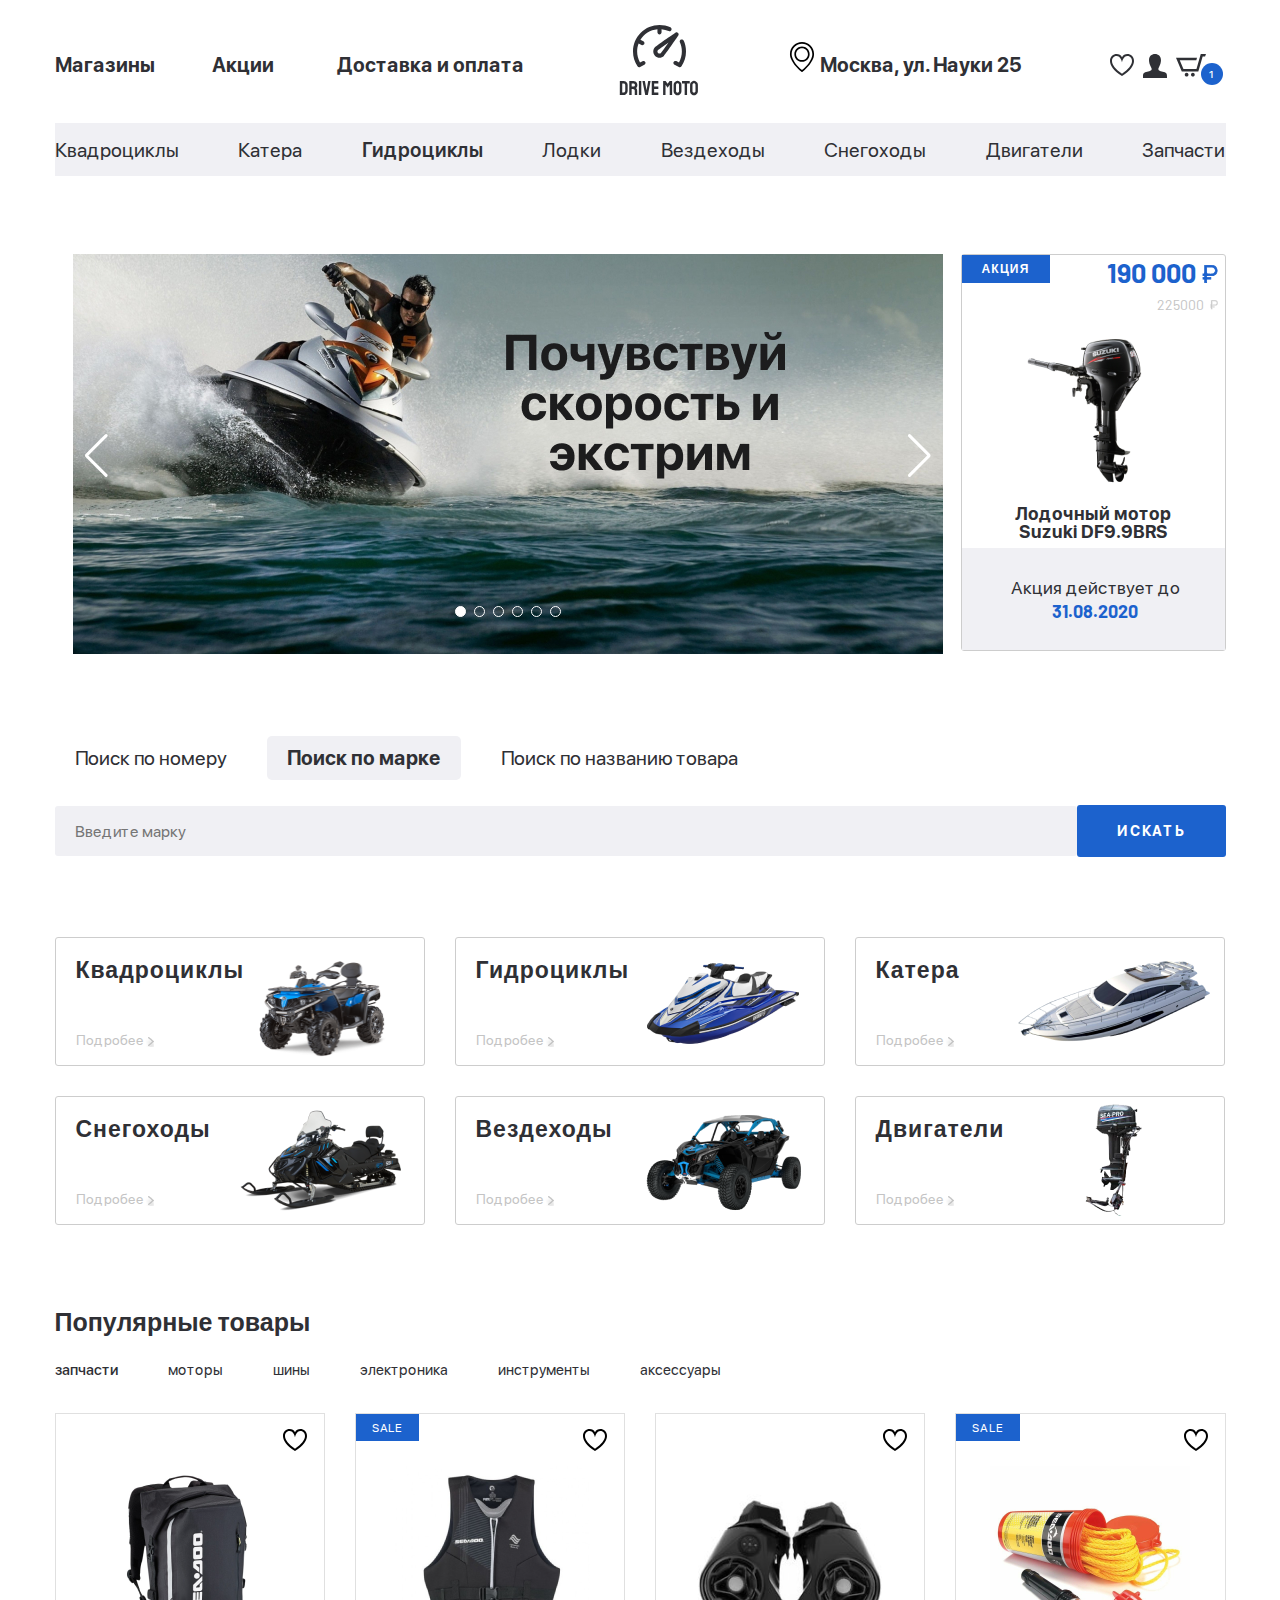
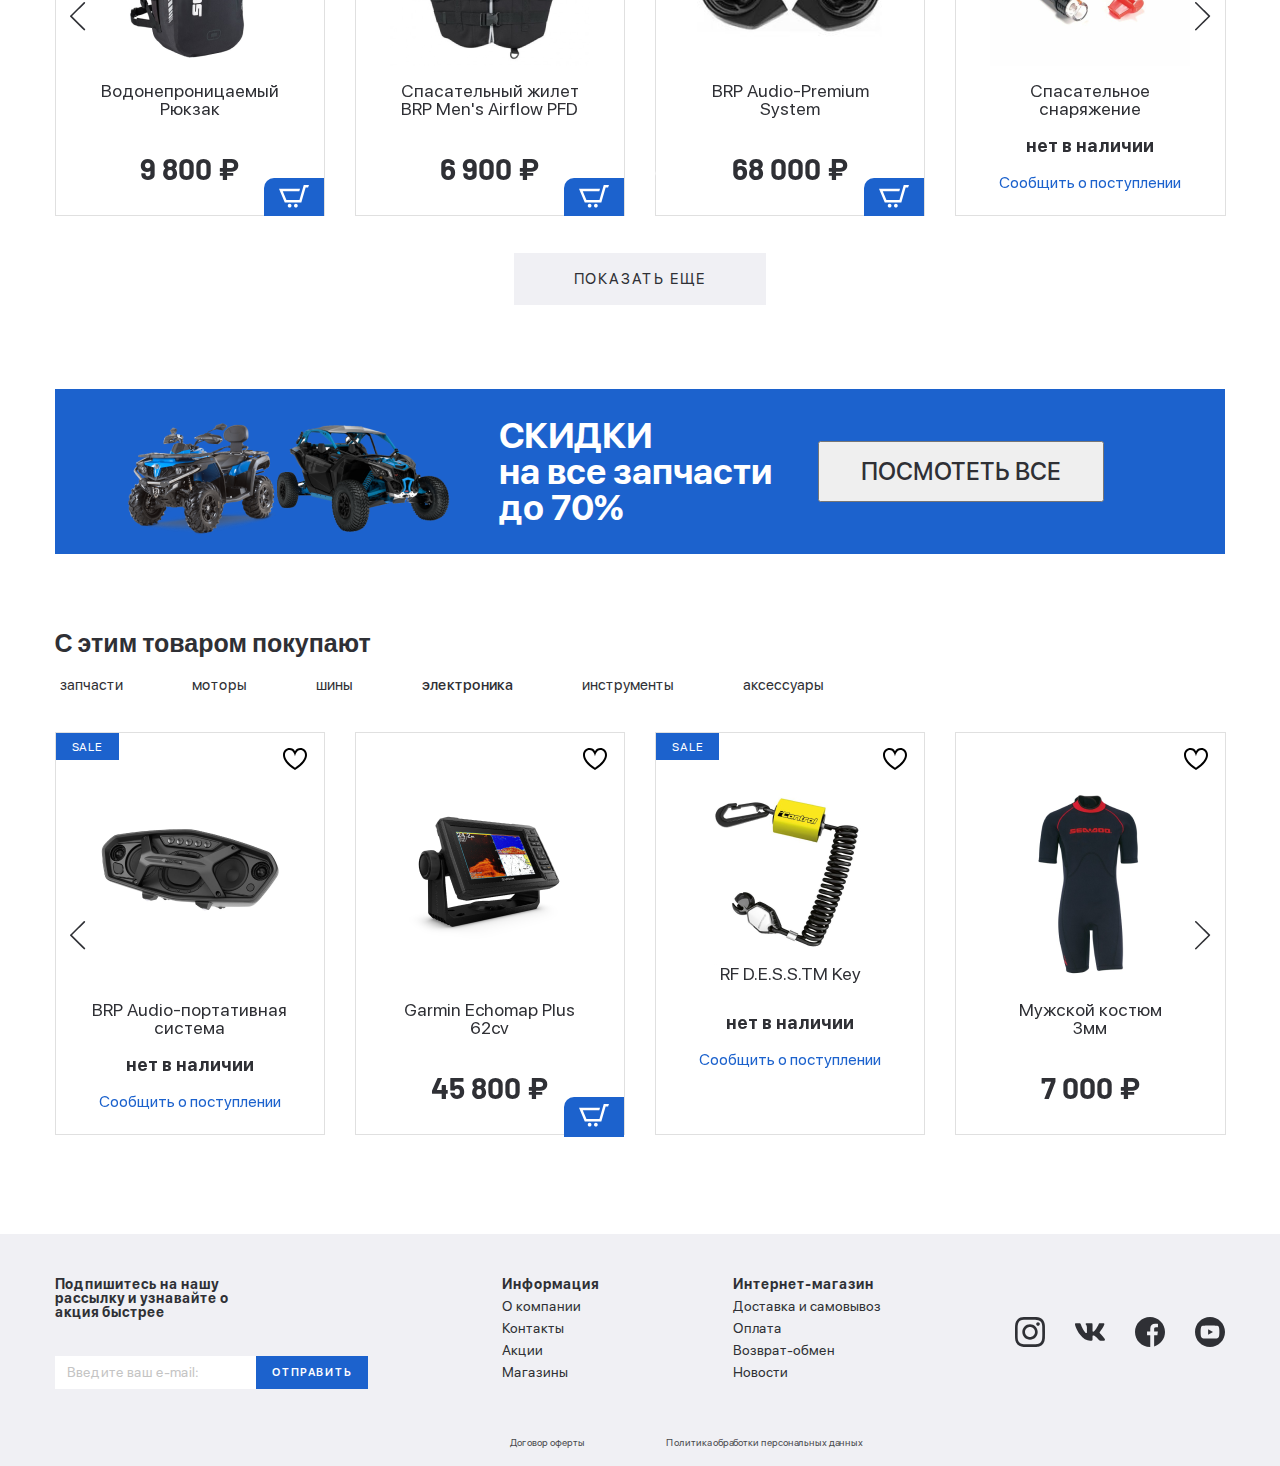
<file: index.html>
<!DOCTYPE html>
<html lang="en">
  <head>
    <meta charset="UTF-8" />
    <meta name="viewport" content="width=device-width, initial-scale=1.0" />
    <title>Document</title>
    <link
      rel="stylesheet"
      href="https://cdn.jsdelivr.net/npm/swiper@11/swiper-bundle.min.css"
    />
    <link rel="stylesheet" href="./styles/index.css" />
  </head>

  <body class="body">
    <div class="page">
      <input class="overlay__toggler" type="checkbox" name="" id="menu" />
      <div class="overlay">
        <div class="mobile-menu">
          <nav class="mobile-menu__nav">
            <ul class="mobile-menu__nav-list">
              <li class="mobile-menu__nav-item">
                <a class="mobile-menu__nav-link" href="">
                  <div class="mobile-menu__nav-icon">
                    <svg
                      width="20"
                      height="20"
                      viewBox="0 0 20 20"
                      fill="none"
                      xmlns="http://www.w3.org/2000/svg"
                    >
                      <path
                        d="M17.3527 15.0805C14.4867 14.4188 11.8191 13.8388 13.1108 11.3987C17.0443 3.9718 14.1534 0 10.0007 0C5.7656 0 2.94717 4.1243 6.89064 11.3987C8.22151 13.853 5.45309 14.433 2.64883 15.0805C0.0879081 15.6722 -0.00792858 16.9439 0.000405028 19.1673L0.00373847 20.0007H19.9961L19.9994 19.1931C20.0094 16.9531 19.9227 15.6747 17.3527 15.0805Z"
                        fill="#2F3035"
                      />
                    </svg>
                  </div>
                  Войти</a
                >
              </li>
              <li class="mobile-menu__nav-item">
                <a class="mobile-menu__nav-link" href="">
                  <div class="mobile-menu__nav-icon">
                    <svg
                      width="20"
                      height="20"
                      viewBox="0 0 20 20"
                      fill="none"
                      xmlns="http://www.w3.org/2000/svg"
                    >
                      <path
                        d="M17.3527 15.0805C14.4867 14.4188 11.8191 13.8388 13.1108 11.3987C17.0443 3.9718 14.1534 0 10.0007 0C5.7656 0 2.94717 4.1243 6.89064 11.3987C8.22151 13.853 5.45309 14.433 2.64883 15.0805C0.0879081 15.6722 -0.00792858 16.9439 0.000405028 19.1673L0.00373847 20.0007H19.9961L19.9994 19.1931C20.0094 16.9531 19.9227 15.6747 17.3527 15.0805Z"
                        fill="#2F3035"
                      />
                    </svg>
                  </div>
                  Регистрация</a
                >
              </li>
              <li class="mobile-menu__nav-item">
                <a class="mobile-menu__nav-link" href="">
                  <div class="mobile-menu__nav-icon">
                    <svg
                      width="20"
                      height="19"
                      viewBox="0 0 20 19"
                      fill="none"
                      xmlns="http://www.w3.org/2000/svg"
                    >
                      <path
                        d="M10 6.85744C10.195 5.9241 11.2892 1.6666 14.485 1.6666C16.335 1.6666 18.3333 2.9591 18.3333 5.83577C18.3333 9.0916 15.3108 12.8941 10 16.3599C4.68917 12.8941 1.66667 9.0916 1.66667 5.83577C1.66667 2.93244 3.64083 1.66494 5.48083 1.66494C8.75 1.66494 9.76833 5.9366 10 6.85744ZM0 5.83577C0 9.22577 2.55 13.7366 10 18.3333C17.45 13.7366 20 9.22577 20 5.83577C20 -0.799231 11.96 -1.68756 10 2.7216C8.05167 -1.6634 0 -0.836731 0 5.83577Z"
                        fill="#2F3035"
                      />
                    </svg>
                  </div>
                  Избранное</a
                >
              </li>
              <li class="mobile-menu__nav-item">
                <a class="mobile-menu__nav-link" href="">
                  <div class="mobile-menu__nav-icon">
                    <svg
                      width="30"
                      height="23"
                      viewBox="0 0 30 23"
                      fill="none"
                      xmlns="http://www.w3.org/2000/svg"
                    >
                      <path
                        d="M30 0L29.0713 2.5H26.66L22.3175 17.5H5.76875L0 3.75H21.015L20.31 6.25H3.76L7.43125 15H20.4662L24.7563 0H30ZM10.625 18.75C9.59 18.75 8.75 19.59 8.75 20.625C8.75 21.6612 9.59 22.5 10.625 22.5C11.66 22.5 12.5 21.6612 12.5 20.625C12.5 19.59 11.66 18.75 10.625 18.75ZM19.25 10L16.875 18.75C15.84 18.75 15 19.5888 15 20.625C15 21.6612 15.84 22.5 16.875 22.5C17.91 22.5 18.75 21.6612 18.75 20.625C18.75 19.59 17.91 18.75 16.875 18.75L19.25 10Z"
                        fill="#2F3035"
                      />
                    </svg>
                  </div>
                  Корзина</a
                >
              </li>
              <li class="mobile-menu__nav-item">
                <a class="mobile-menu__nav-link" href="">
                  <div class="mobile-menu__nav-icon">
                    <svg
                      width="18"
                      height="22"
                      viewBox="0 0 18 22"
                      fill="none"
                      xmlns="http://www.w3.org/2000/svg"
                    >
                      <path
                        d="M6.83333 13.3429C6.55719 13.3429 6.33333 13.5667 6.33333 13.8429V19.7C6.33333 19.9761 6.10948 20.2 5.83333 20.2H1.5C1.22386 20.2 1 19.9761 1 19.7V8.08711C1 7.94115 1.06378 7.80247 1.1746 7.70748L8.6746 1.27891C8.86185 1.11842 9.13815 1.11842 9.3254 1.27891L16.8254 7.70748C16.9362 7.80247 17 7.94115 17 8.08711V19.7C17 19.9761 16.7761 20.2 16.5 20.2H12.1667C11.8905 20.2 11.6667 19.9761 11.6667 19.7V13.8429C11.6667 13.5667 11.4428 13.3429 11.1667 13.3429H6.83333Z"
                        stroke="#2F3035"
                        stroke-width="2"
                        stroke-linecap="round"
                        stroke-linejoin="round"
                      />
                    </svg>
                  </div>
                  Магазины</a
                >
              </li>
              <li class="mobile-menu__nav-item">
                <a class="mobile-menu__nav-link" href="">
                  <div class="mobile-menu__nav-icon">
                    <img src="./assets/icons/percent.svg" alt="" />
                  </div>
                  Акции</a
                >
              </li>
              <li class="mobile-menu__nav-item">
                <a class="mobile-menu__nav-link" href="">
                  <div class="mobile-menu__nav-icon">
                    <svg
                      width="18"
                      height="17"
                      viewBox="0 0 18 17"
                      fill="none"
                      xmlns="http://www.w3.org/2000/svg"
                    >
                      <path
                        d="M11.1708 3.14282H17.0714V15.1641C17.0714 15.6815 16.6056 16 16.1009 16H1.89286C1.3882 16 1 15.6019 1 15.0844V3.14282H6.82298"
                        stroke="#2F3035"
                        stroke-width="1.5"
                        stroke-miterlimit="10"
                      />
                      <path
                        d="M11.3853 3.14286H17.0165C17.0553 3.14286 17.0942 3.11088 17.0553 3.07889L14.9582 1H3.11323L1.01609 3.07889C0.97725 3.11088 1.01609 3.14286 1.05492 3.14286H6.68614"
                        stroke="#2F3035"
                        stroke-width="1.5"
                        stroke-miterlimit="10"
                      />
                      <path
                        d="M11.7141 3.14286L10.7824 1H7.38178L6.35693 3.14286"
                        stroke="#2F3035"
                        stroke-width="1.5"
                        stroke-miterlimit="10"
                      />
                      <path
                        d="M11.7141 3.14282V7.42854L9.10419 5.92274L6.35693 7.42854V3.14282"
                        stroke="#2F3035"
                        stroke-width="1.5"
                        stroke-miterlimit="10"
                      />
                      <path
                        d="M10.9864 11.7143H7.1218C6.67898 11.7143 6.35693 11.276 6.35693 10.7889V10.4967C6.35693 9.96102 6.71924 9.57141 7.1218 9.57141H10.9461C11.389 9.57141 11.711 10.0097 11.711 10.4967V10.7889C11.7513 11.3247 11.389 11.7143 10.9864 11.7143Z"
                        stroke="#2F3035"
                        stroke-width="1.5"
                        stroke-miterlimit="10"
                      />
                    </svg>
                  </div>
                  Доставка и оплата</a
                >
              </li>
              <li class="mobile-menu__nav-item">
                <a class="mobile-menu__nav-link" href="">
                  <div class="mobile-menu__nav-icon"></div>
                  Квадроциклы</a
                >
              </li>
              <li class="mobile-menu__nav-item">
                <a class="mobile-menu__nav-link" href="">
                  <div class="mobile-menu__nav-icon"></div>
                  Катера</a
                >
              </li>
              <li class="mobile-menu__nav-item">
                <a class="mobile-menu__nav-link" href="">
                  <div class="mobile-menu__nav-icon"></div>
                  Гидроциклы</a
                >
              </li>
              <li class="mobile-menu__nav-item">
                <a class="mobile-menu__nav-link" href="">
                  <div class="mobile-menu__nav-icon"></div>
                  Лодки</a
                >
              </li>
              <li class="mobile-menu__nav-item">
                <a class="mobile-menu__nav-link" href="">
                  <div class="mobile-menu__nav-icon"></div>
                  Вездеходы</a
                >
              </li>
              <li class="mobile-menu__nav-item">
                <a class="mobile-menu__nav-link" href="">
                  <div class="mobile-menu__nav-icon"></div>
                  Снегоходы</a
                >
              </li>
              <li class="mobile-menu__nav-item">
                <a class="mobile-menu__nav-link" href="">
                  <div class="mobile-menu__nav-icon"></div>
                  Двигатели</a
                >
              </li>
              <li class="mobile-menu__nav-item">
                <a class="mobile-menu__nav-link" href="">
                  <div class="mobile-menu__nav-icon"></div>
                  Запчасти</a
                >
              </li>
            </ul>
          </nav>
          <p class="mobile-menu__address" href="">
            Москва,<br />
            ул. Науки 25
          </p>
          <label for="menu" class="mobile-menu__btn"
            ><img
              class="mobile-menu__img"
              src="./assets/icons/4115230_cancel_close_delete_icon.svg"
              alt=""
            />
          </label>
        </div>
      </div>
      <header class="header">
        <div class="header-top">
          <div class="wrapper">
            <label for="menu" class="mobile-menu-ham">
              <svg
                width="34"
                height="28"
                viewBox="0 0 34 28"
                fill="none"
                xmlns="http://www.w3.org/2000/svg"
              >
                <rect
                  y="0.831909"
                  width="33.6735"
                  height="3"
                  rx="1.5"
                  fill="#2F3035"
                />
                <rect
                  y="12.8319"
                  width="33.6735"
                  height="3"
                  rx="1.5"
                  fill="#2F3035"
                />
                <rect
                  y="24.8319"
                  width="33.6735"
                  height="3"
                  rx="1.5"
                  fill="#2F3035"
                />
              </svg>
            </label>
            <nav class="header-top__nav">
              <a class="header-top__nav-link" href="">Магазины</a>
              <a class="header-top__nav-link" href="">Акции</a>
              <a class="header-top__nav-link header-top__nav-link-last" href=""
                >Доставка и оплата</a
              >
            </nav>
            <a class="header-top__logo" href=""
              ><img
                class="header-top__logo-img"
                src="./assets/icons/лого.svg"
                alt=""
            /></a>
            <a class="header-top__logo-mobile" href=""
              ><img src="./assets/icons/DRIVE_MOTO.png" alt=""
            /></a>
            <a class="header-top__address" href="">Москва, ул. Науки 25</a>
            <div class="header-top__socials">
              <a class="header-top__socials-link" href=""
                ><img
                  class="social-link-img"
                  src="./assets/icons/Vector.svg"
                  alt=""
              /></a>
              <a class="header-top__socials-link" href=""
                ><img
                  class="social-link-img"
                  src="./assets/icons/Vector (1).svg"
                  alt=""
              /></a>
              <a class="header-top__socials-link" href="">
                <img
                  class="social-link-img"
                  src="./assets/icons/Vector (2).svg"
                  alt=""
                />

                <span class="social-link__counter">1</span></a
              >
            </div>
          </div>
        </div>
        <div class="header-bottom">
          <div class="wrapper">
            <nav class="header-bottom__nav">
              <a class="header-bottom__nav-link" href="./pages/catalog.html"
                >Квадроциклы</a
              >
              <a class="header-bottom__nav-link" href="./pages/catalog.html"
                >Катера</a
              >
              <a
                class="header-bottom__nav-link header-bottom__nav-link_active"
                href="./pages/catalog.html"
                >Гидроциклы</a
              >
              <a class="header-bottom__nav-link" href="./pages/catalog.html"
                >Лодки</a
              >
              <a class="header-bottom__nav-link" href="./pages/catalog.html"
                >Вездеходы</a
              >
              <a class="header-bottom__nav-link" href="./pages/catalog.html"
                >Снегоходы</a
              >
              <a class="header-bottom__nav-link" href="./pages/catalog.html"
                >Двигатели</a
              >
              <a class="header-bottom__nav-link" href="./pages/catalog.html"
                >Запчасти</a
              >
            </nav>
          </div>
        </div>
      </header>
      <main>
        <section class="slider-section">
          <div class="wrapper-mobile">
            <div class="wrapper">
              <div class="swiper main-swiper">
                <div class="swiper-wrapper">
                  <div class="swiper-slide">
                    <img
                      class="swiper-slide__img"
                      src="./assets/image/slider_ban.jpg"
                      alt=""
                    />
                  </div>
                  <div class="swiper-slide">
                    <img
                      class="swiper-slide__img"
                      src="./assets/image/slider_ban.jpg"
                      alt=""
                    />
                  </div>
                  <div class="swiper-slide">
                    <img
                      class="swiper-slide__img"
                      src="./assets/image/slider_ban.jpg"
                      alt=""
                    />
                  </div>
                  <div class="swiper-slide">
                    <img
                      class="swiper-slide__img"
                      src="./assets/image/slider_ban.jpg"
                      alt=""
                    />
                  </div>
                  <div class="swiper-slide">
                    <img
                      class="swiper-slide__img"
                      src="./assets/image/slider_ban.jpg"
                      alt=""
                    />
                  </div>
                  <div class="swiper-slide">
                    <img
                      class="swiper-slide__img"
                      src="./assets/image/slider_ban.jpg"
                      alt=""
                    />
                  </div>
                </div>

                <div class="swiper-pagination"></div>

                <div class="swiper-button-prev main-button-prev"></div>
                <div class="swiper-button-next main-button-next"></div>
              </div>

              <div class="ad">
                <p class="ad__sale">Акция</p>
                <div class="ad__price">
                  <p class="ad__new-price">190 000</p>
                  <p class="ad__old-price">225000</p>
                </div>
                <img
                  class="ad__main-img"
                  src="./assets/image/suzuki.png"
                  alt=""
                />
                <p class="ad__main-text">Лодочный мотор Suzuki DF9.9BRS</p>
                <div class="ad__sec-text">
                  <span class="sec-text_header">Акция действует до</span>
                  <span class="sec-text_date">31.08.2020</span>
                </div>
              </div>
            </div>
          </div>
        </section>
        <section class="search">
          <div class="wrapper">
            <div class="search__nav">
              <label class="search__label" href="">
                <input
                  class="search__input"
                  type="radio"
                  name="search-type-name"
                />
                <div class="search__content">Поиск по номеру</div>
              </label>
              <label class="search__label search__label-active" href="">
                <input
                  class="search__input"
                  type="radio"
                  name="search-type-name"
                  checked
                />
                <div class="search__content">Поиск по марке</div>
              </label>
              <label class="search__label" href="">
                <input
                  class="search__input"
                  type="radio"
                  name="search-type-name"
                />
                <div class="search__content">Поиск по названию товара</div>
              </label>
            </div>
            <div class="search__box">
              <input
                class="search__row"
                placeholder="Введите марку"
                type="text"
                name=""
                id="search-id"
              />
              <button class="search__button">
                <label class="search__button-desktop" for="search-id"
                  >искать</label
                >
              </button>
            </div>
          </div>
        </section>
        <section class="catalog">
          <div class="wrapper">
            <div class="catalog__list">
              <a href="./pages/catalog.html" class="catalog__item">
                <div class="catalog__item1">
                  <div class="catalog__title">
                    <h2 class="catalog__title-header">Квадроциклы</h2>
                    <p class="catalog__title-link">Подробее</p>
                  </div>
                  <img
                    class="title-img1"
                    src="./assets/image/CFMOTO-X6-EPS_blue 1.png"
                    alt=""
                  />
                </div>
              </a>
              <a href="./pages/catalog.html" class="catalog__item">
                <div class="catalog__item1 catalog__item-active">
                  <div class="catalog__title">
                    <h2
                      class="catalog__title-header catalog__title-header-active"
                    >
                      Гидроциклы
                    </h2>
                    <p class="catalog__title-link">Подробее</p>
                  </div>
                  <img
                    class="title-img2"
                    src="./assets/image/jet_ski_PNG90 1.png"
                    alt=""
                  />
                </div>
              </a>
              <a href="./pages/catalog.html" class="catalog__item">
                <div class="catalog__item1">
                  <div class="catalog__title">
                    <h2 class="catalog__title-header">Катера</h2>
                    <p class="catalog__title-link">Подробее</p>
                  </div>
                  <img
                    class="title-img3"
                    src="./assets/image/boat_PNG36 1.png"
                    alt=""
                  />
                </div>
              </a>
              <a href="./pages/catalog.html" class="catalog__item">
                <div class="catalog__item1">
                  <div class="catalog__title">
                    <h2 class="catalog__title-header">Снегоходы</h2>
                    <p class="catalog__title-link">Подробее</p>
                  </div>
                  <img
                    class="title-img4"
                    src="./assets/image/rmvector551 1.png"
                    alt=""
                  />
                </div>
              </a>
              <a href="./pages/catalog.html" class="catalog__item">
                <div class="catalog__item1">
                  <div class="catalog__title">
                    <h2 class="catalog__title-header">Вездеходы</h2>
                    <p class="catalog__title-link">Подробее</p>
                  </div>
                  <img
                    class="title-img5"
                    src="./assets/image/2018-Maverick-X3-X-rc-TURBO-R-Carbon-Black-and-Octane-Blue_3-4-front4072 1.png"
                    alt=""
                  />
                </div>
              </a>
              <a href="./pages/catalog.html" class="catalog__item">
                <div class="catalog__item1">
                  <div class="catalog__title">
                    <h2 class="catalog__title-header">Двигатели</h2>
                    <p class="catalog__title-link">Подробее</p>
                  </div>
                  <img
                    class="title-img6"
                    src="./assets/image/images 1.png"
                    alt=""
                  />
                </div>
              </a>
            </div>
          </div>
        </section>
        <section class="popular-product">
          <div class="wrapper">
            <h2 class="heading">Популярные товары</h2>
            <div class="popular-product__nav">
              <a
                class="popular-product__nav-link popular-product__nav-link-active"
                href=""
                >запчасти</a
              >
              <a class="popular-product__nav-link" href="">моторы</a>
              <a class="popular-product__nav-link" href="">шины </a>
              <a class="popular-product__nav-link" href="">электроника</a>
              <a class="popular-product__nav-link" href="">инструменты</a>
              <a class="popular-product__nav-link" href="">аксессуары </a>
            </div>
            <div class="popular-product__arrows">
              <div class="slider__button-prev slider__button-prev_first">
                <img src="./assets/icons/left.png" alt="" />
              </div>
              <div class="slider__button-next slider__button-next_first">
                <img src="./assets/icons/right.png" alt="" />
              </div>
            </div>

            <div class="swiper popular-product__slider">
              <div class="swiper-wrapper">
                <div class="swiper-slide">
                  <div class="slider__item">
                    <a class="catalog-holder__link" href="./pages/card.html"
                      >посмотреть товар</a
                    >
                    <button class="item__heart">
                      <img src="./assets/icons/heart.svg" alt="" />
                    </button>

                    <img
                      class="item__img"
                      src="./assets/image/bag.png"
                      alt=""
                    />
                    <p class="item__text">Водонепроницаемый Рюкзак</p>
                    <span class="item__price">9 800 ₽</span>
                    <button class="item__basket">
                      <img src="./assets/icons/basket.svg" alt="" />
                    </button>
                  </div>
                </div>
                <div class="swiper-slide">
                  <div class="slider__item">
                    <a class="catalog-holder__link" href="./pages/card.html"
                      >посмотреть товар</a
                    >
                    <button class="item__heart">
                      <img src="./assets/icons/heart.svg" alt="" />
                    </button>
                    <button class="item__button">
                      <a class="item__sale" href="">SALE</a>
                    </button>
                    <img
                      class="item__img"
                      src="./assets/image/jilet.png"
                      alt=""
                    />
                    <p class="item__text">
                      Спасательный жилет BRP Men's Airflow PFD
                    </p>
                    <span class="item__price">6 900 ₽</span>
                    <button class="item__basket">
                      <img src="./assets/icons/basket.svg" alt="" />
                    </button>
                  </div>
                </div>
                <div class="swiper-slide">
                  <div class="slider__item">
                    <a class="catalog-holder__link" href="./pages/card.html"
                      >посмотреть товар</a
                    >
                    <button class="item__heart">
                      <img src="./assets/icons/heart.svg" alt="" />
                    </button>
                    <img
                      class="item__img"
                      src="./assets/image/audio-system.png"
                      alt=""
                    />
                    <p class="item__text">BRP Audio-Premium System</p>
                    <span class="item__price">68 000 ₽</span>
                    <button class="item__basket">
                      <img src="./assets/icons/basket.svg" alt="" />
                    </button>
                  </div>
                </div>
                <div class="swiper-slide">
                  <div class="slider__item">
                    <a class="catalog-holder__link" href="./pages/card.html"
                      >посмотреть товар</a
                    >
                    <button class="item__heart">
                      <img src="./assets/icons/heart.svg" alt="" />
                    </button>
                    <button class="item__button">
                      <a class="item__sale" href="">SALE</a>
                    </button>
                    <img
                      class="item__img"
                      src="./assets/image/Equipment.png"
                      alt=""
                    />
                    <p class="item__text">Спасательное снаряжение</p>
                    <p class="item__out-of-stock">нет в наличии</p>
                    <a class="item__link" href="">Сообщить о поступлении</a>
                  </div>
                </div>

                <div class="swiper-slide">
                  <div class="slider__item">
                    <a class="catalog-holder__link" href="./pages/card.html"
                      >посмотреть товар</a
                    >
                    <button class="item__heart">
                      <img src="./assets/icons/heart.svg" alt="" />
                    </button>

                    <img
                      class="item__img"
                      src="./assets/image/bag.png"
                      alt=""
                    />
                    <p class="item__text">Водонепроницаемый Рюкзак</p>
                    <span class="item__price">9 800 ₽</span>
                    <button class="item__basket">
                      <img src="./assets/icons/basket.svg" alt="" />
                    </button>
                  </div>
                </div>
                <div class="swiper-slide">
                  <div class="slider__item">
                    <a class="catalog-holder__link" href="./pages/card.html"
                      >посмотреть товар</a
                    >
                    <button class="item__heart">
                      <img src="./assets/icons/heart.svg" alt="" />
                    </button>
                    <button class="item__button">
                      <a class="item__sale" href="">SALE</a>
                    </button>
                    <img
                      class="item__img"
                      src="./assets/image/jilet.png"
                      alt=""
                    />
                    <p class="item__text">
                      Спасательный жилет BRP Men's Airflow PFD
                    </p>
                    <span class="item__price">6 900 ₽</span>
                    <button class="item__basket">
                      <img src="./assets/icons/basket.svg" alt="" />
                    </button>
                  </div>
                </div>
                <div class="swiper-slide">
                  <div class="slider__item">
                    <a class="catalog-holder__link" href="./pages/card.html"
                      >посмотреть товар</a
                    >
                    <button class="item__heart">
                      <img src="./assets/icons/heart.svg" alt="" />
                    </button>
                    <img
                      class="item__img"
                      src="./assets/image/audio-system.png"
                      alt=""
                    />
                    <p class="item__text">BRP Audio-Premium System</p>
                    <span class="item__price">68 000 ₽</span>
                    <button class="item__basket">
                      <img src="./assets/icons/basket.svg" alt="" />
                    </button>
                  </div>
                </div>
                <div class="swiper-slide">
                  <div class="slider__item">
                    <a class="catalog-holder__link" href="./pages/card.html"
                      >посмотреть товар</a
                    >
                    <button class="item__heart">
                      <img src="./assets/icons/heart.svg" alt="" />
                    </button>
                    <button class="item__button">
                      <a class="item__sale" href="">SALE</a>
                    </button>
                    <img
                      class="item__img"
                      src="./assets/image/Equipment.png"
                      alt=""
                    />
                    <p class="item__text">Спасательное снаряжение</p>
                    <p class="item__out-of-stock">нет в наличии</p>
                    <a class="item__link" href="">Сообщить о поступлении</a>
                  </div>
                </div>
              </div>
              <div class="swiper-pagination swiper-pagination-first"></div>
            </div>
            <!-- </div> -->
            <button class="popular-product__button">Показать еще</button>
          </div>
        </section>

        <section class="marketing">
          <div class="wrapper">
            <div class="marketing__box">
              <img
                class="marketing__img-cfmoto"
                src="./assets/image/CFMOTO-X6-EPS_blue 2.png"
                alt=""
              />
              <img
                class="marketing__img-maverick"
                src="./assets/image/2018-Maverick-X3-X-rc-TURBO-R-Carbon-Black-and-Octane-Blue_3-4-front4072 2.png"
                alt=""
              />
              <div class="marketing__box-text">
                <p class="marketing__text">CКИДКИ</p>
                <p class="marketing__text">на все запчасти до 70%</p>
                <p class="marketing__text-mobile">Скидки на все запчасти</p>
                <p class="marketing__text-mobile">до 70%</p>
              </div>
              <button class="marketing__button">ПОСМОТЕТЬ ВСЕ</button>
            </div>
          </div>
        </section>
        <section class="other-products">
          <div class="wrapper">
            <h2 class="heading other-products__heading">
              С этим товаром покупают
            </h2>
            <div class="popular-product__nav other-products__nav">
              <a class="popular-product__nav-link" href="">запчасти</a>
              <a class="popular-product__nav-link" href="">моторы</a>
              <a class="popular-product__nav-link" href="">шины </a>
              <a
                class="popular-product__nav-link popular-product__nav-link-active"
                href=""
                >электроника</a
              >
              <a class="popular-product__nav-link" href="">инструменты</a>
              <a class="popular-product__nav-link" href="">аксессуары </a>
            </div>
            <div class="other-products__arrows">
              <div class="slider__button-prev slider__button-prev_sec">
                <img src="./assets/icons/left.png" alt="" />
              </div>
              <div class="slider__button-next slider__button-next_sec">
                <img src="./assets/icons/right.png" alt="" />
              </div>
            </div>
            <!-- <div class="wrapper-holder"> -->
            <div class="swiper other-products__slider">
              <div class="swiper-wrapper">
                <div class="swiper-slide">
                  <div class="slider__item">
                    <a class="catalog-holder__link" href="./pages/card.html"
                      >посмотреть товар</a
                    >
                    <button class="item__heart">
                      <img src="./assets/icons/heart.svg" alt="" />
                    </button>
                    <button class="item__button">
                      <a class="item__sale" href="">SALE</a>
                    </button>
                    <img
                      class="item__img other-products__slider-img"
                      src="./assets/image/portable-system.png"
                      alt=""
                    />
                    <p class="item__text first-item__text">
                      BRP Audio-портативная система
                    </p>
                    <p class="item__out-of-stock">нет в наличии</p>
                    <a class="item__link" href="">Сообщить о поступлении</a>
                    <div class="slider__item-card-active">
                      <a class="card-active-link" href="">посмотреть товар</a>
                    </div>
                  </div>
                </div>
                <div class="swiper-slide">
                  <div class="slider__item">
                    <a class="catalog-holder__link" href="./pages/card.html"
                      >посмотреть товар</a
                    >
                    <button class="item__heart">
                      <img src="./assets/icons/heart.svg" alt="" />
                    </button>

                    <img
                      class="item__img other-products__slider-img"
                      src="./assets/image/echo.png"
                      alt=""
                    />
                    <p class="item__text second-item__text">
                      Garmin Echomap Plus 62cv
                    </p>
                    <span class="item__price">45 800 ₽</span>
                    <button class="item__basket">
                      <img src="./assets/icons/basket.svg" alt="" />
                    </button>
                  </div>
                </div>
                <div class="swiper-slide">
                  <div class="slider__item">
                    <a class="catalog-holder__link" href="./pages/card.html"
                      >посмотреть товар</a
                    >
                    <button class="item__heart">
                      <img src="./assets/icons/heart.svg" alt="" />
                    </button>
                    <button class="item__button">
                      <a class="item__sale" href="">SALE</a>
                    </button>
                    <img
                      class="item__img"
                      src="./assets/image/key.png"
                      alt=""
                    />
                    <p class="item__text third-item__text">RF D.E.S.S.TM Key</p>
                    <p class="item__out-of-stock">нет в наличии</p>
                    <a class="item__link" href="">Сообщить о поступлении</a>
                  </div>
                </div>
                <div class="swiper-slide">
                  <div class="slider__item">
                    <a class="catalog-holder__link" href="./pages/card.html"
                      >посмотреть товар</a
                    >
                    <button class="item__heart">
                      <img src="./assets/icons/heart.svg" alt="" />
                    </button>

                    <img
                      class="item__img"
                      src="./assets/image/man-suit.png"
                      alt=""
                    />
                    <p class="item__text fourth-item__text">
                      Мужской костюм 3мм
                    </p>
                    <span class="item__price">7 000 ₽</span>
                  </div>
                </div>
                <div class="swiper-slide">
                  <div class="slider__item">
                    <a class="catalog-holder__link" href="./pages/card.html"
                      >посмотреть товар</a
                    >
                    <button class="item__heart">
                      <img src="./assets/icons/heart.svg" alt="" />
                    </button>
                    <button class="item__button">
                      <a class="item__sale" href="">SALE</a>
                    </button>
                    <img
                      class="item__img other-products__slider-img"
                      src="./assets/image/portable-system.png"
                      alt=""
                    />
                    <p class="item__text first-item__text">
                      BRP Audio-портативная система
                    </p>
                    <p class="item__out-of-stock">нет в наличии</p>
                    <a class="item__link" href="">Сообщить о поступлении</a>
                  </div>
                </div>
                <div class="swiper-slide">
                  <div class="slider__item">
                    <a class="catalog-holder__link" href="./pages/card.html"
                      >посмотреть товар</a
                    >
                    <button class="item__heart">
                      <img src="./assets/icons/heart.svg" alt="" />
                    </button>

                    <img
                      class="item__img other-products__slider-img"
                      src="./assets/image/echo.png"
                      alt=""
                    />
                    <p class="item__text second-item__text">
                      Garmin Echomap Plus 62cv
                    </p>
                    <span class="item__price">45 800 ₽</span>
                    <button class="item__basket">
                      <img src="./assets/icons/basket.svg" alt="" />
                    </button>
                  </div>
                </div>
                <div class="swiper-slide">
                  <div class="slider__item">
                    <a class="catalog-holder__link" href="./pages/card.html"
                      >посмотреть товар</a
                    >
                    <button class="item__heart">
                      <img src="./assets/icons/heart.svg" alt="" />
                    </button>
                    <button class="item__button">
                      <a class="item__sale" href="">SALE</a>
                    </button>
                    <img
                      class="item__img"
                      src="./assets/image/key.png"
                      alt=""
                    />
                    <p class="item__text third-item__text">RF D.E.S.S.TM Key</p>
                    <p class="item__out-of-stock">нет в наличии</p>
                    <a class="item__link" href="">Сообщить о поступлении</a>
                  </div>
                </div>
                <div class="swiper-slide">
                  <div class="slider__item">
                    <a class="catalog-holder__link" href="./pages/card.html"
                      >посмотреть товар</a
                    >
                    <button class="item__heart">
                      <img src="./assets/icons/heart.svg" alt="" />
                    </button>

                    <img
                      class="item__img"
                      src="./assets/image/man-suit.png"
                      alt=""
                    />
                    <p class="item__text fourth-item__text">
                      Мужской костюм 3мм
                    </p>
                    <span class="item__price">7 000 ₽</span>
                  </div>
                </div>
              </div>
              <div class="swiper-pagination swiper-pagination-sec"></div>
            </div>
            <!-- </div> -->
            <button
              class="popular-product__button popular-product__button-mobile"
            >
              Показать еще
            </button>
          </div>
        </section>
        <footer class="footer">
          <div class="wrapper">
            <div class="footer__top">
              <div class="footer__form-group">
                <p class="footer__form-text">
                  Подпишитесь на нашу рассылку и узнавайте о акция быстрее
                </p>
                <form class="footer__form" action="">
                  <input
                    class="footer__form_input"
                    type="email"
                    name=""
                    placeholder="Введите ваш e-mail:"
                  />
                  <button class="footer__form-button" type="submit">
                    отправить
                  </button>
                </form>
              </div>
              <ul class="accordion__list">
                <li class="accordion__item">
                  <label class="accordion__header" for="info">
                    <p class="accordion__heading">Информация</p>
                    <div class="accordion__chevron">
                      <img src="./assets/icons/Back_down.svg" alt="" />
                    </div>
                  </label>
                  <input
                    class="accordion__input-togler"
                    type="checkbox"
                    name=""
                    id="info"
                  />
                  <div class="accordion__body">
                    <a class="accordion__body-link" href="">О компании</a>
                    <a class="accordion__body-link" href="">Контакты</a>
                    <a class="accordion__body-link" href="">Акции</a>
                    <a class="accordion__body-link" href="">Магазины</a>
                  </div>
                </li>
                <li class="accordion__item">
                  <label class="accordion__header" for="int">
                    <p class="accordion__heading">Интернет-магазин</p>
                    <div class="accordion__chevron">
                      <img src="./assets/icons/Back_down.png" alt="" />
                    </div>
                  </label>
                  <input
                    class="accordion__input-togler"
                    type="checkbox"
                    name=""
                    id="int"
                  />
                  <div class="accordion__body">
                    <a class="accordion__body-link" href=""
                      >Доставка и самовывоз</a
                    >
                    <a class="accordion__body-link" href="">Оплата</a>
                    <a class="accordion__body-link" href="">Возврат-обмен</a>
                    <a class="accordion__body-link" href="">Новости</a>
                  </div>
                </li>
              </ul>
              <ul class="footer__info">
                <li class="footer__item footer__item-main">
                  <a href="">Информация</a>
                </li>
                <li class="footer__item"><a href="">О компании</a></li>
                <li class="footer__item"><a href="">Контакты</a></li>
                <li class="footer__item"><a href="">Акции</a></li>
                <li class="footer__item"><a href="">Магазины</a></li>
              </ul>
              <ul class="footer__internet-shop">
                <li class="footer__item footer__item-main">
                  <a href="">Интернет-магазин</a>
                </li>
                <li class="footer__item">
                  <a href="">Доставка и самовывоз</a>
                </li>
                <li class="footer__item"><a href="">Оплата</a></li>
                <li class="footer__item"><a href="">Возврат-обмен</a></li>
                <li class="footer__item"><a href="">Новости</a></li>
              </ul>
              <div class="footer__social">
                <a href=""
                  ><img
                    class="footer__social-img"
                    src="./assets/icons/instagram-footer.svg"
                    alt=""
                /></a>
                <a href=""><img src="./assets/icons/vk-footer.svg" alt="" /></a>
                <a href=""
                  ><img
                    class="footer__social-img"
                    src="./assets/icons/facebook-footer.svg"
                    alt=""
                /></a>
                <a href=""
                  ><img
                    class="footer__social-img"
                    src="./assets/icons/youtube-footer.svg"
                    alt=""
                /></a>
              </div>
            </div>
            <div class="footer__bottom">
              <a class="footer__bottom-link" href="">Договор оферты</a>
              <a class="footer__bottom-link" href=""
                >Политика обработки персональных данных</a
              >
            </div>
          </div>
        </footer>
      </main>
    </div>

    <script src="https://cdn.jsdelivr.net/npm/swiper@11/swiper-bundle.min.js"></script>
    <script src="js.js"></script>
  </body>
</html>
</file>
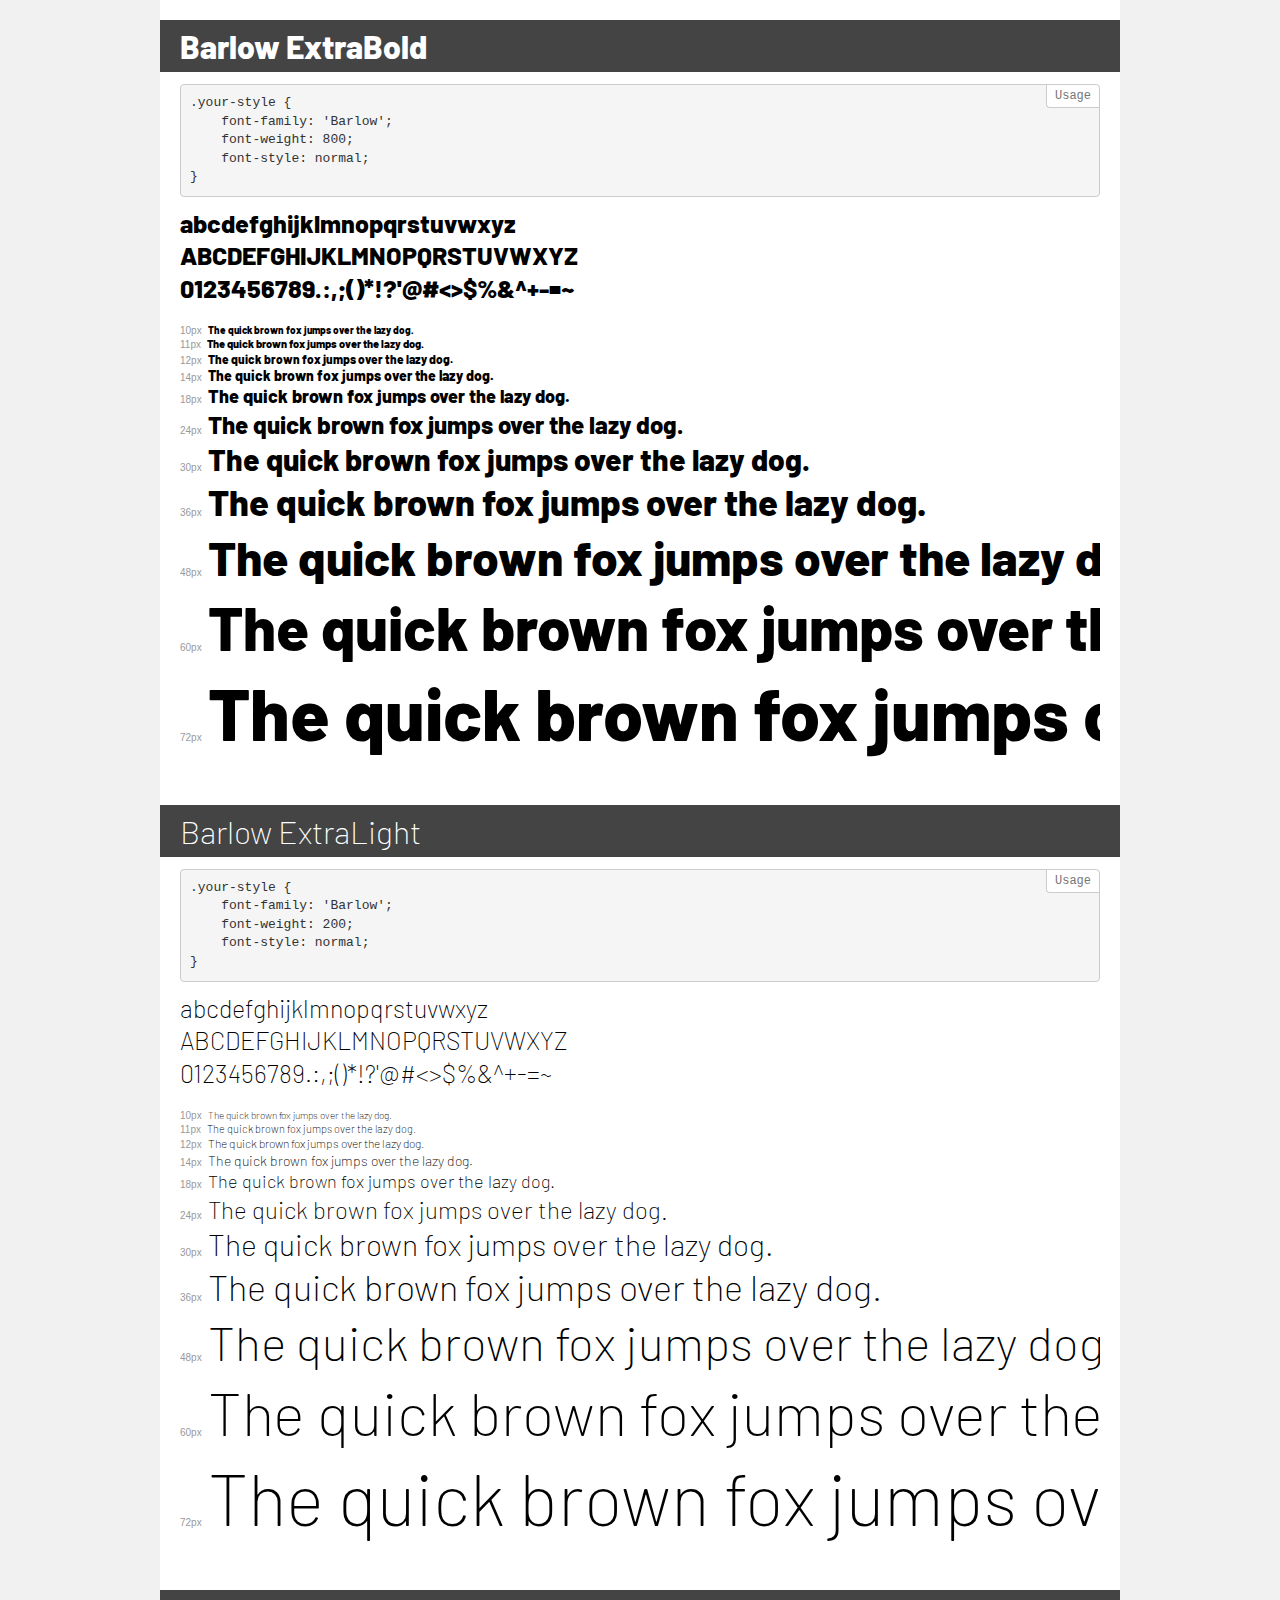
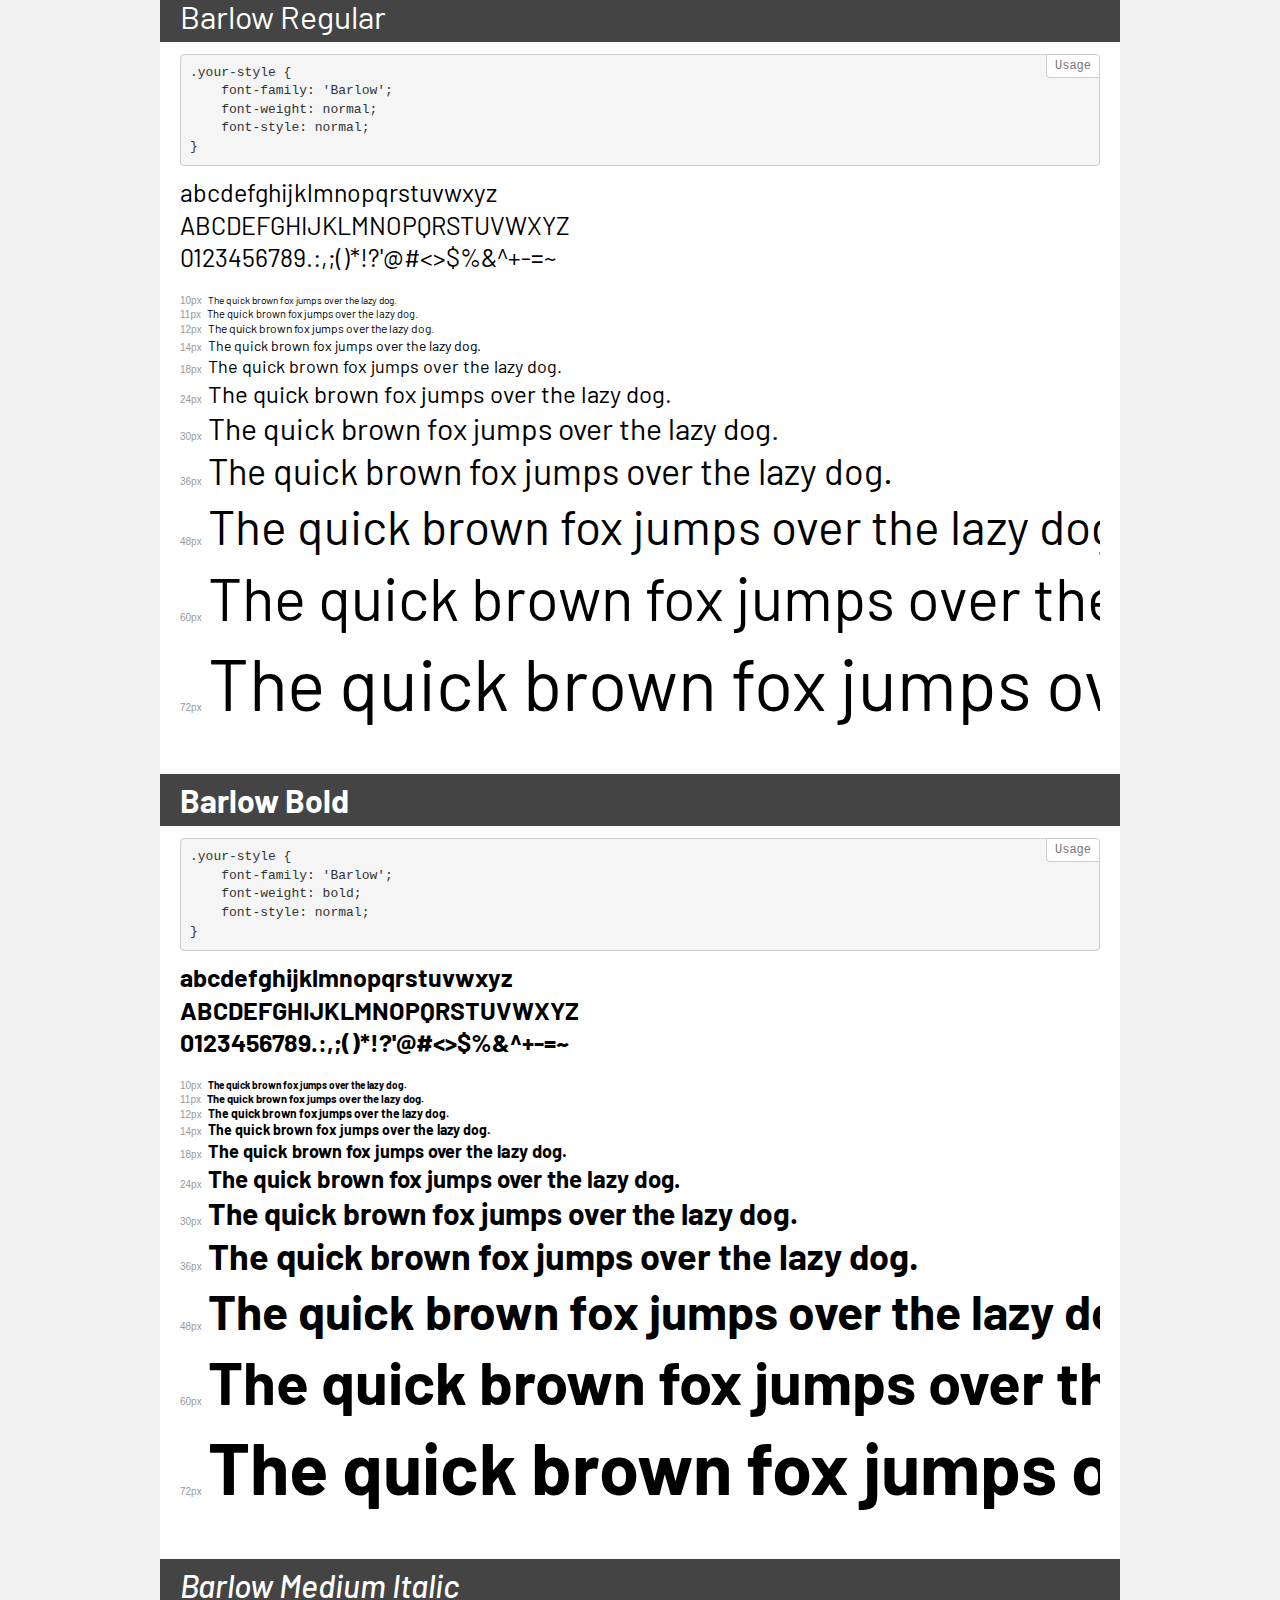
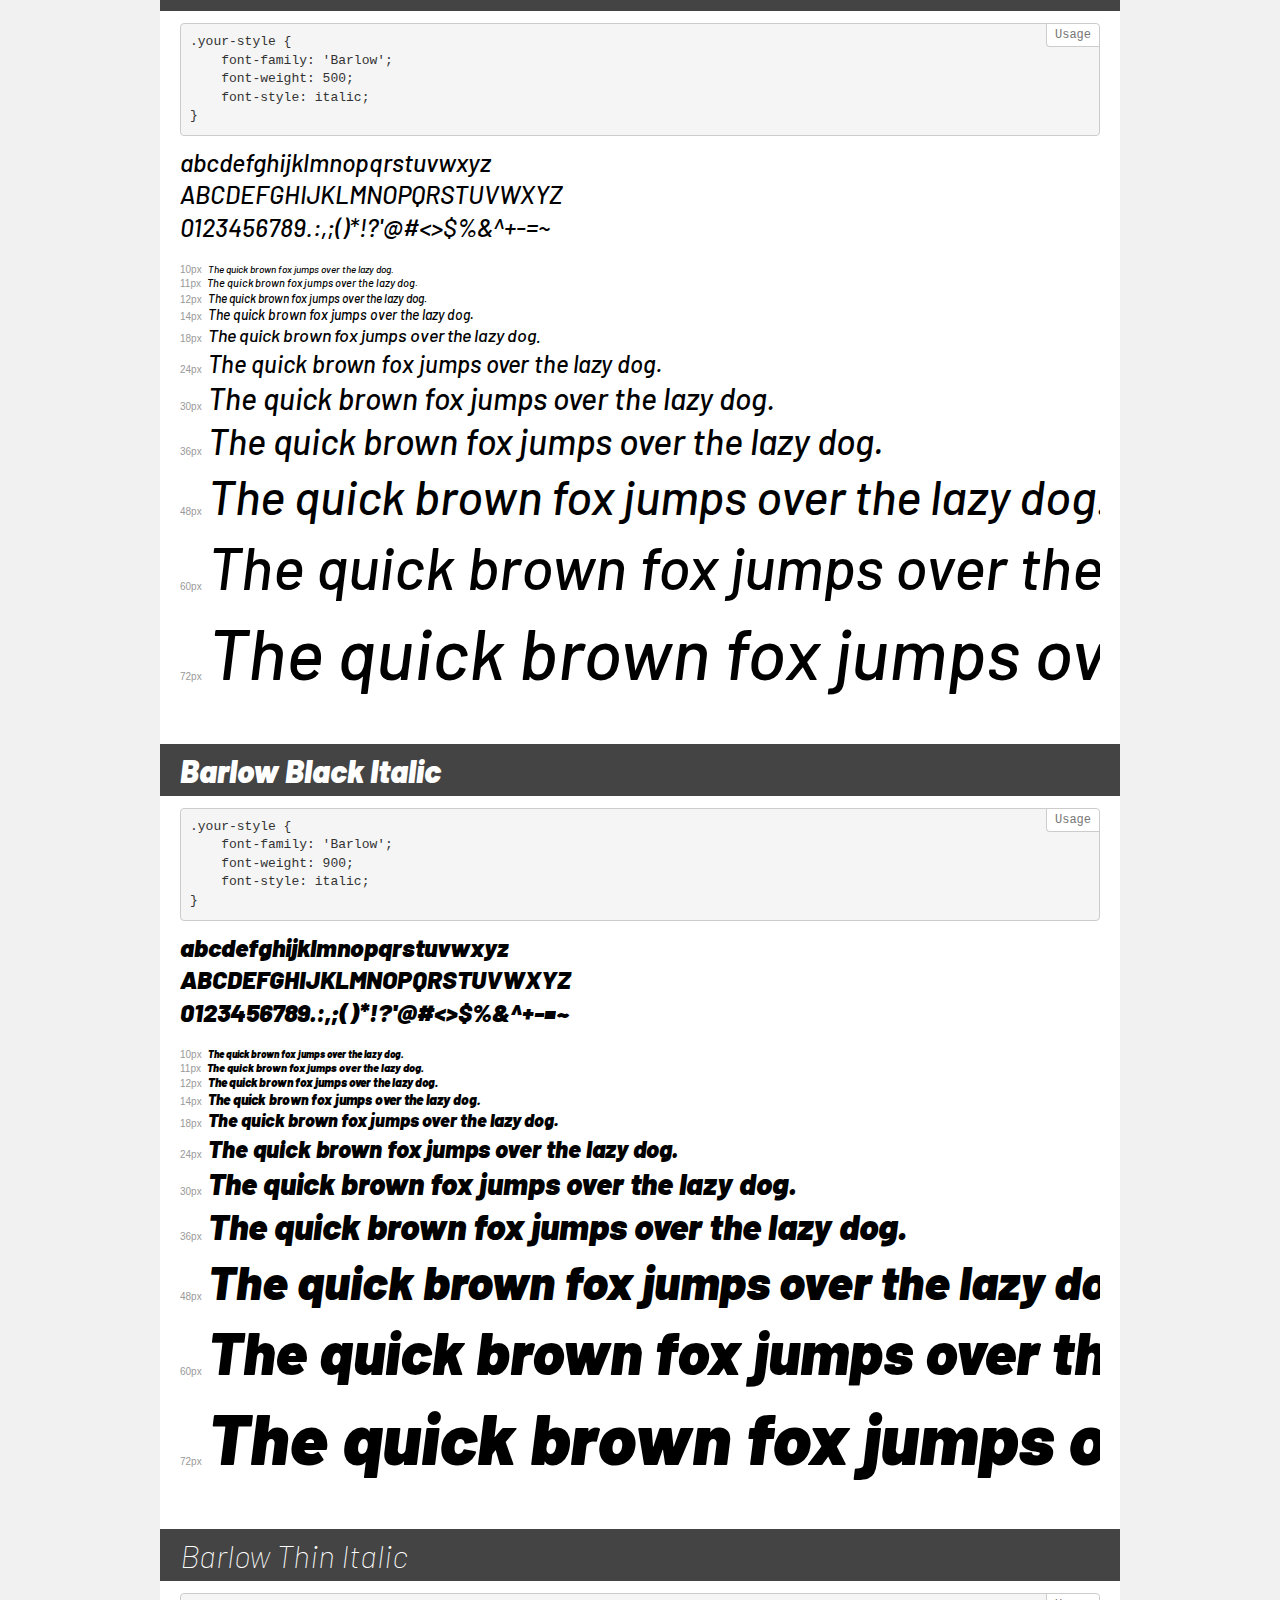
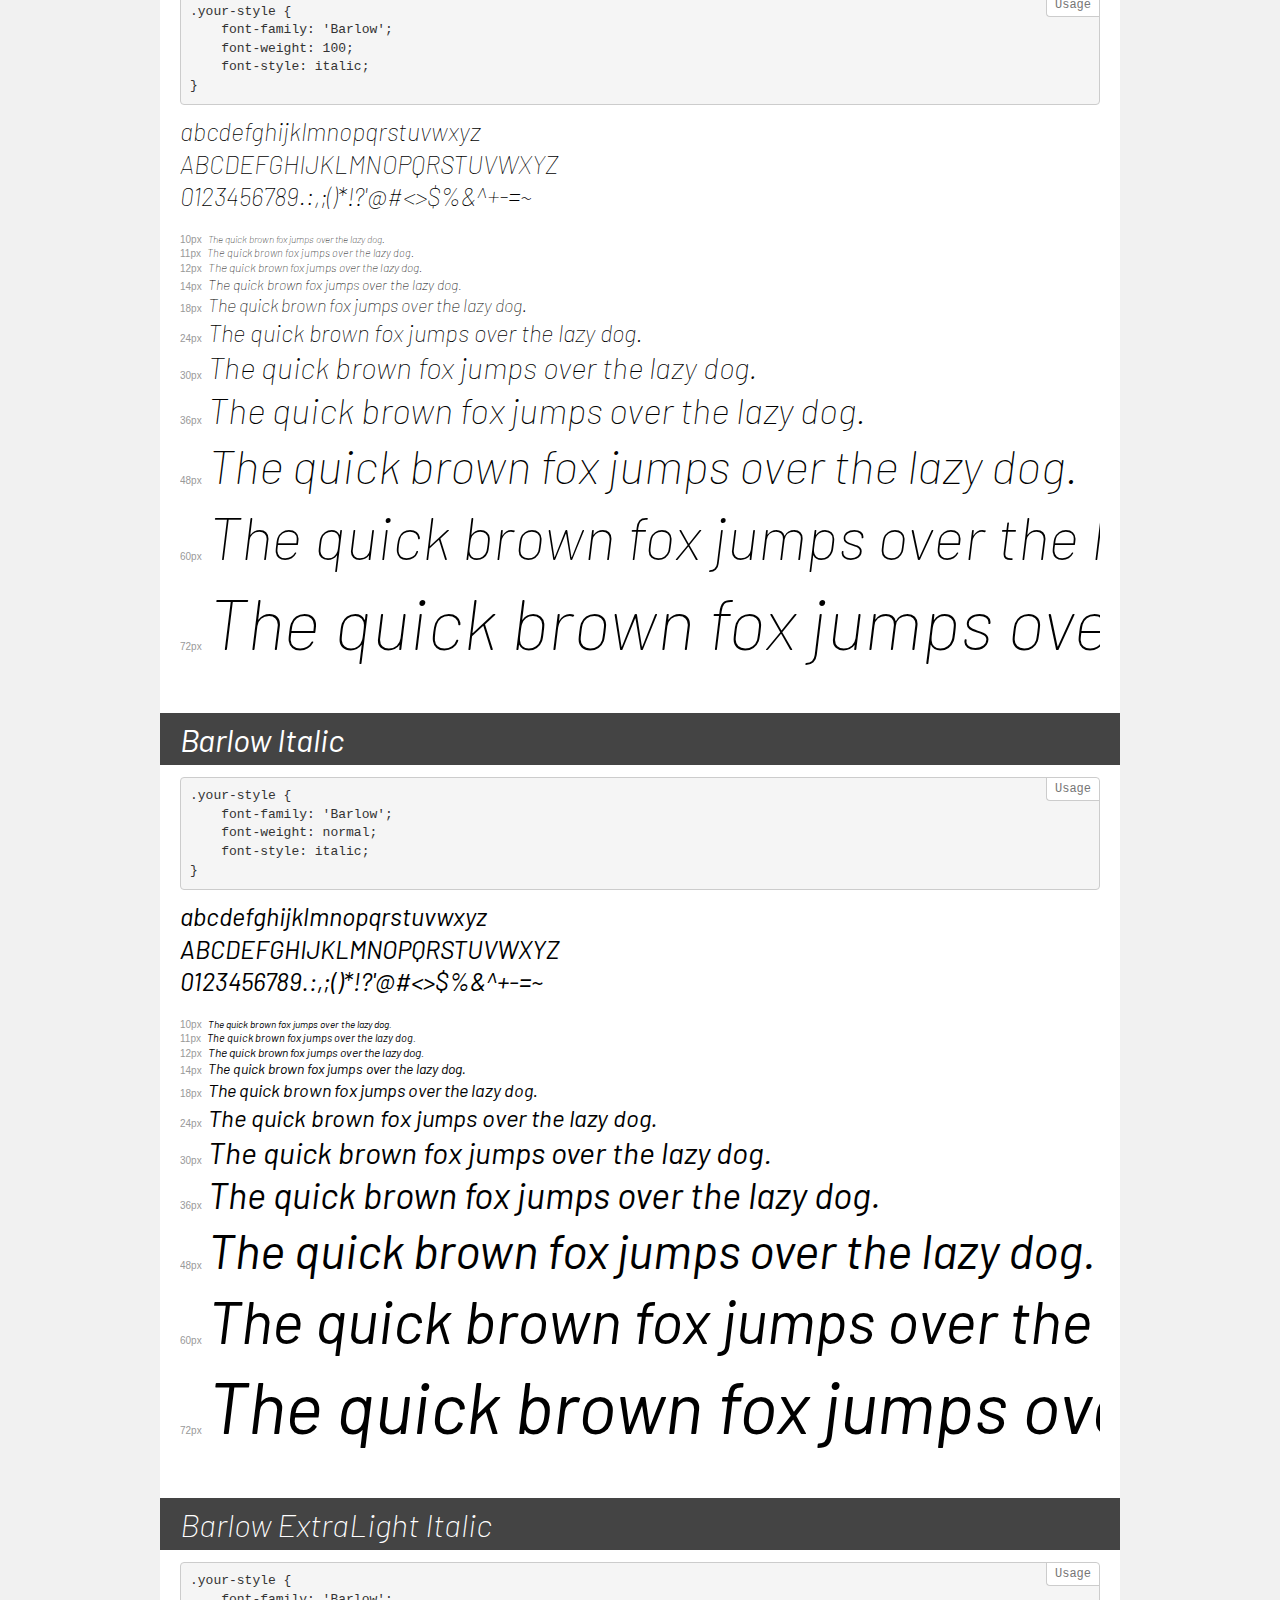
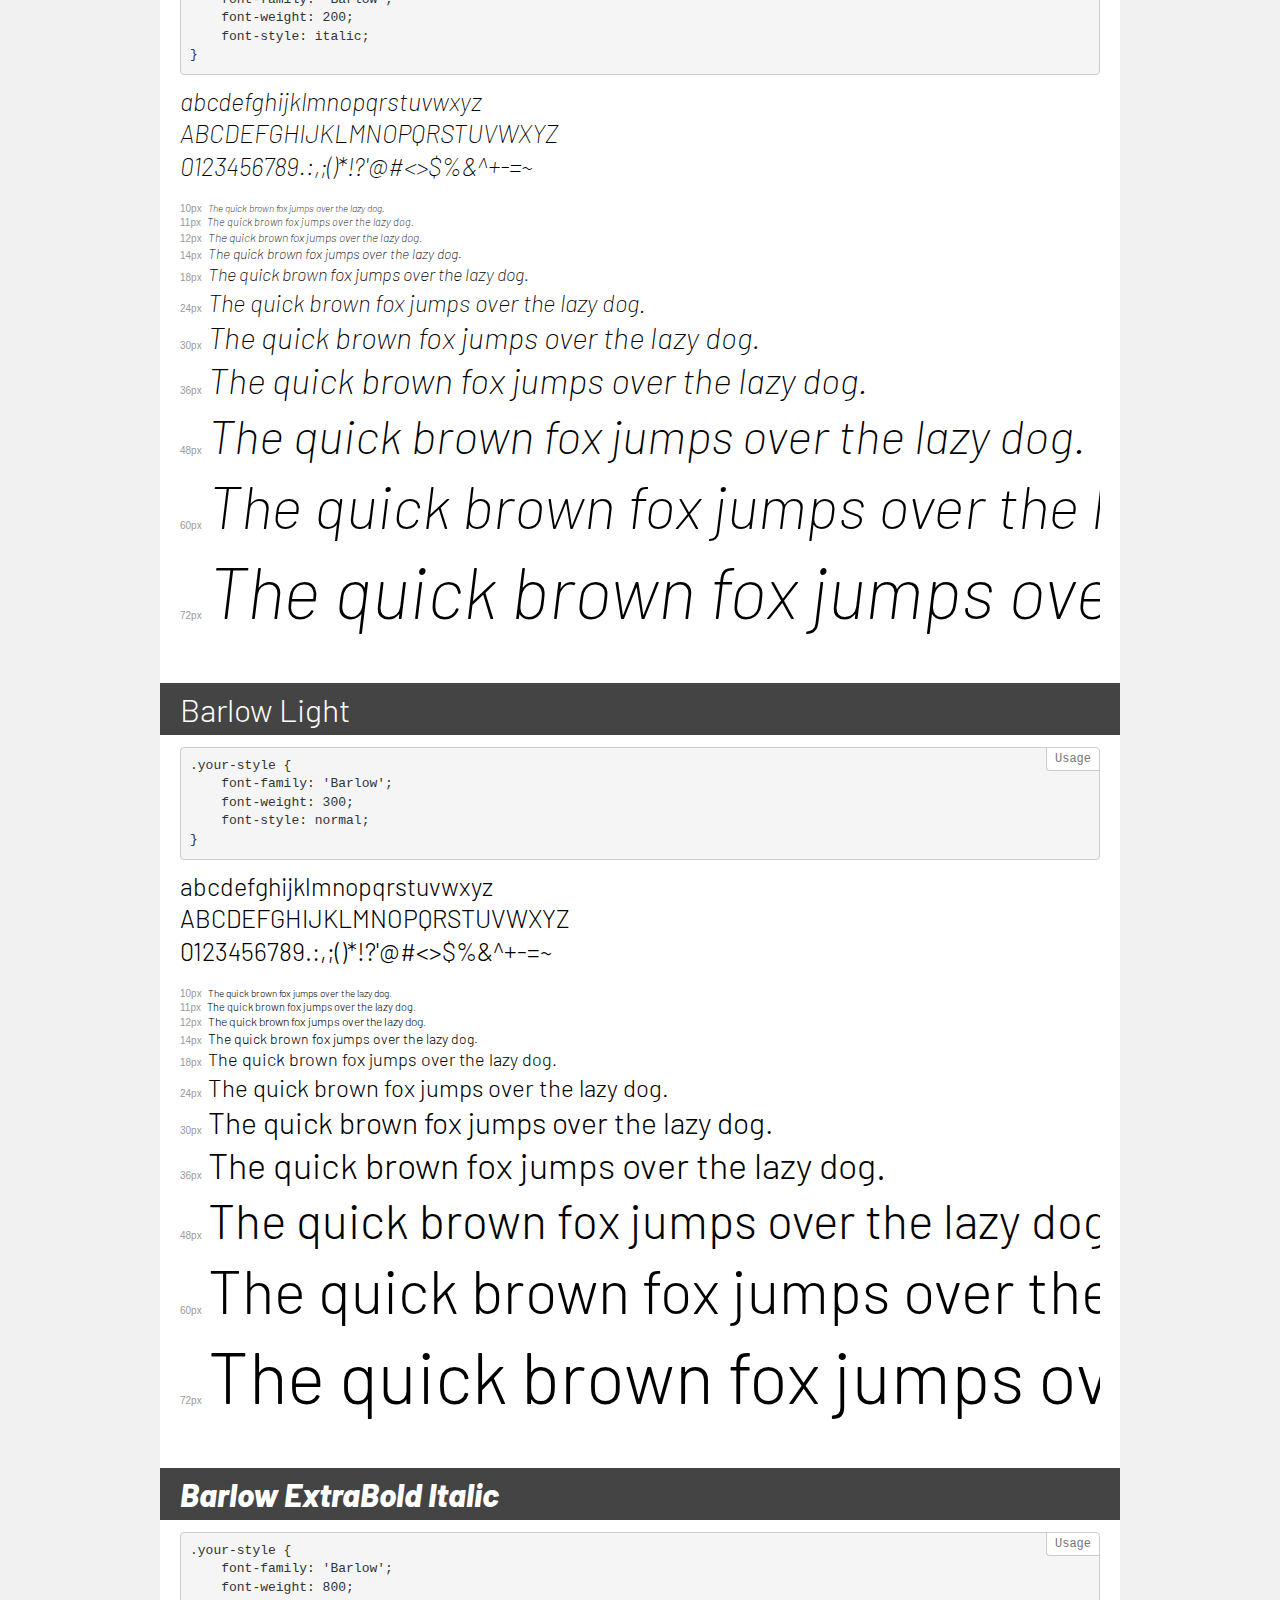
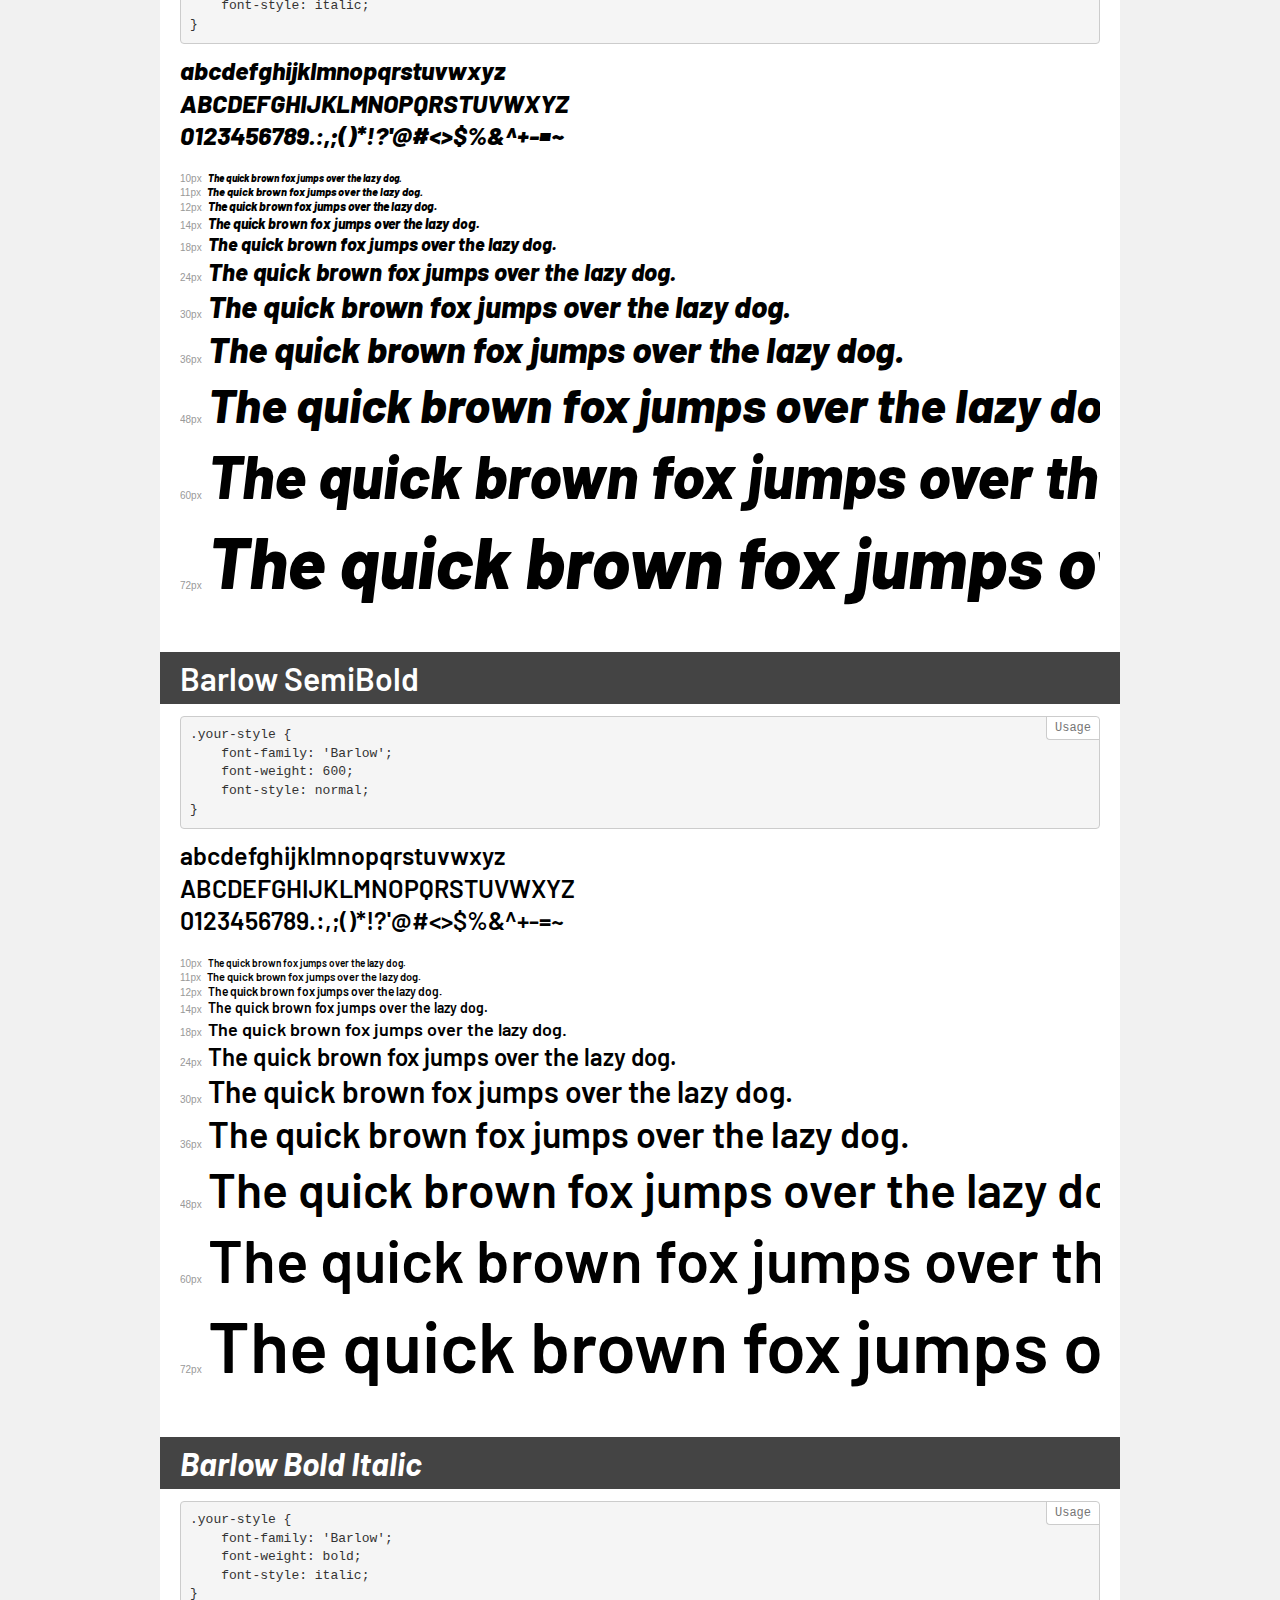
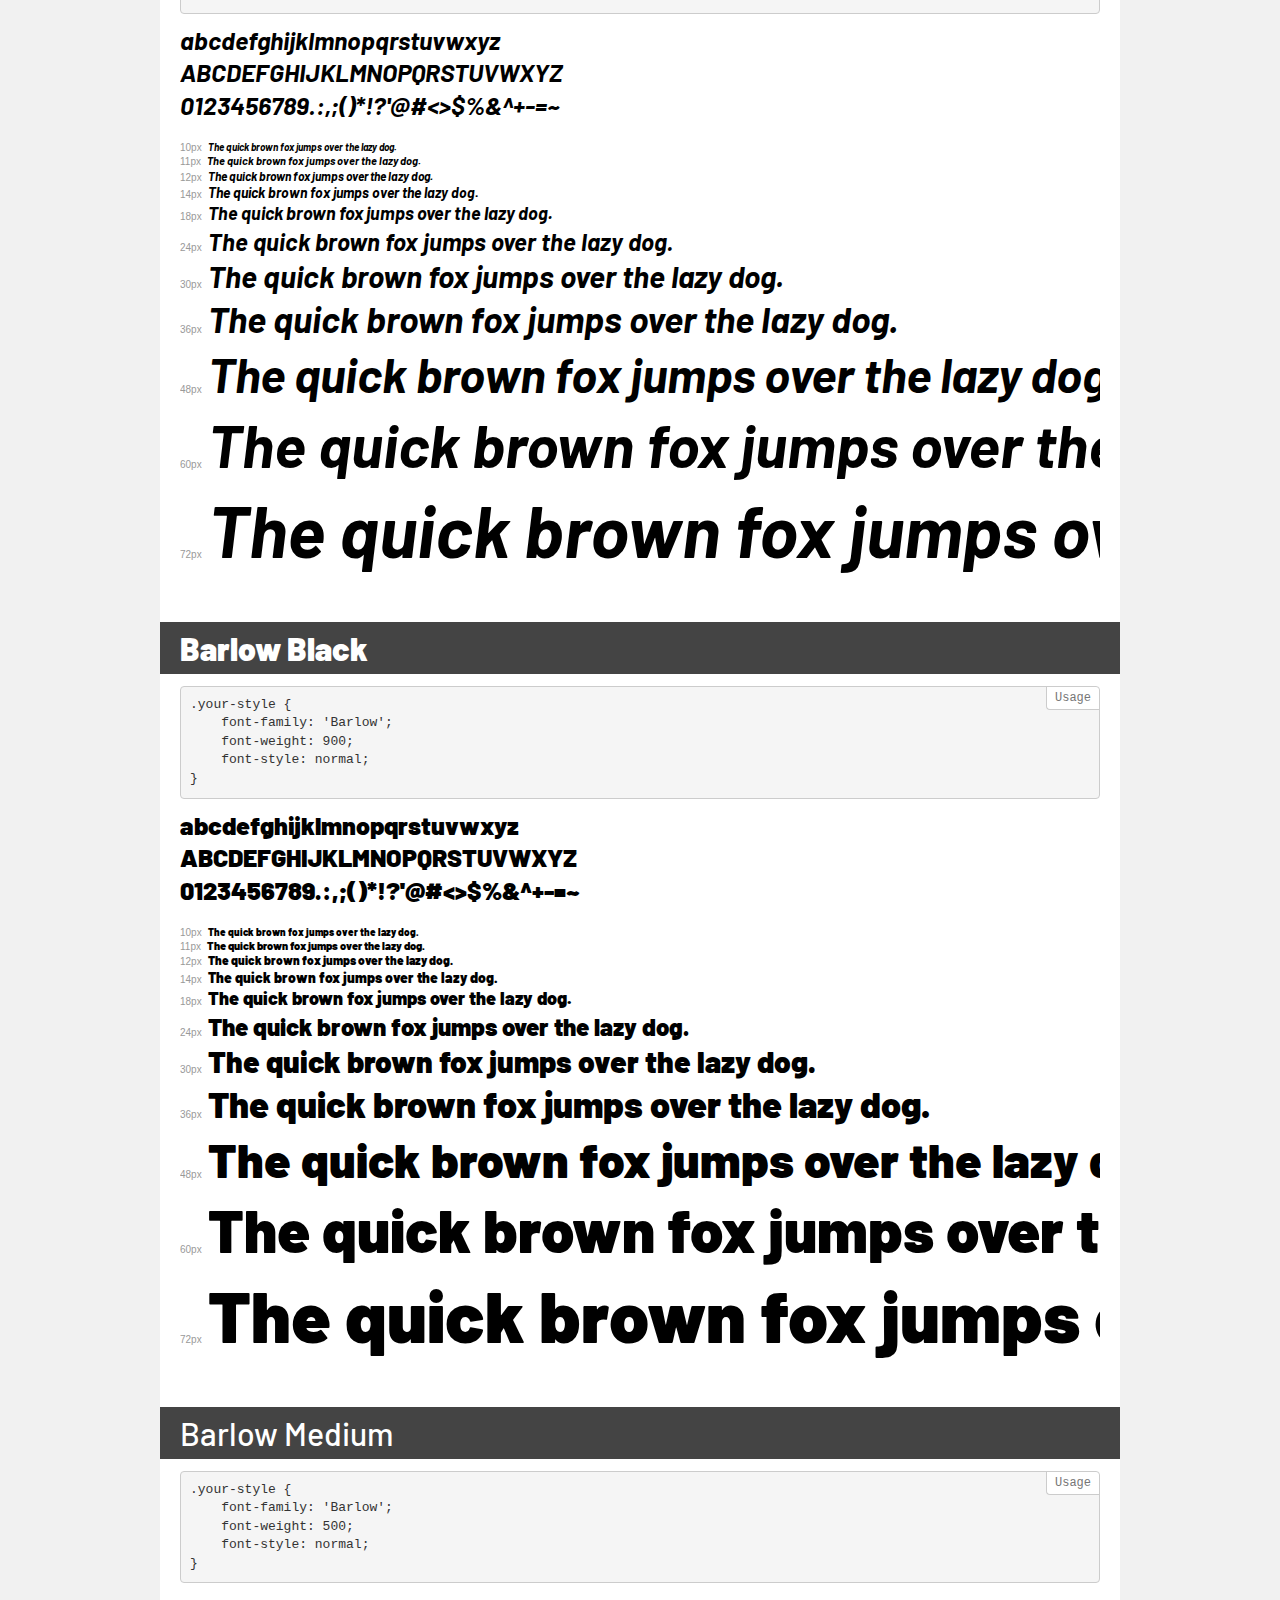
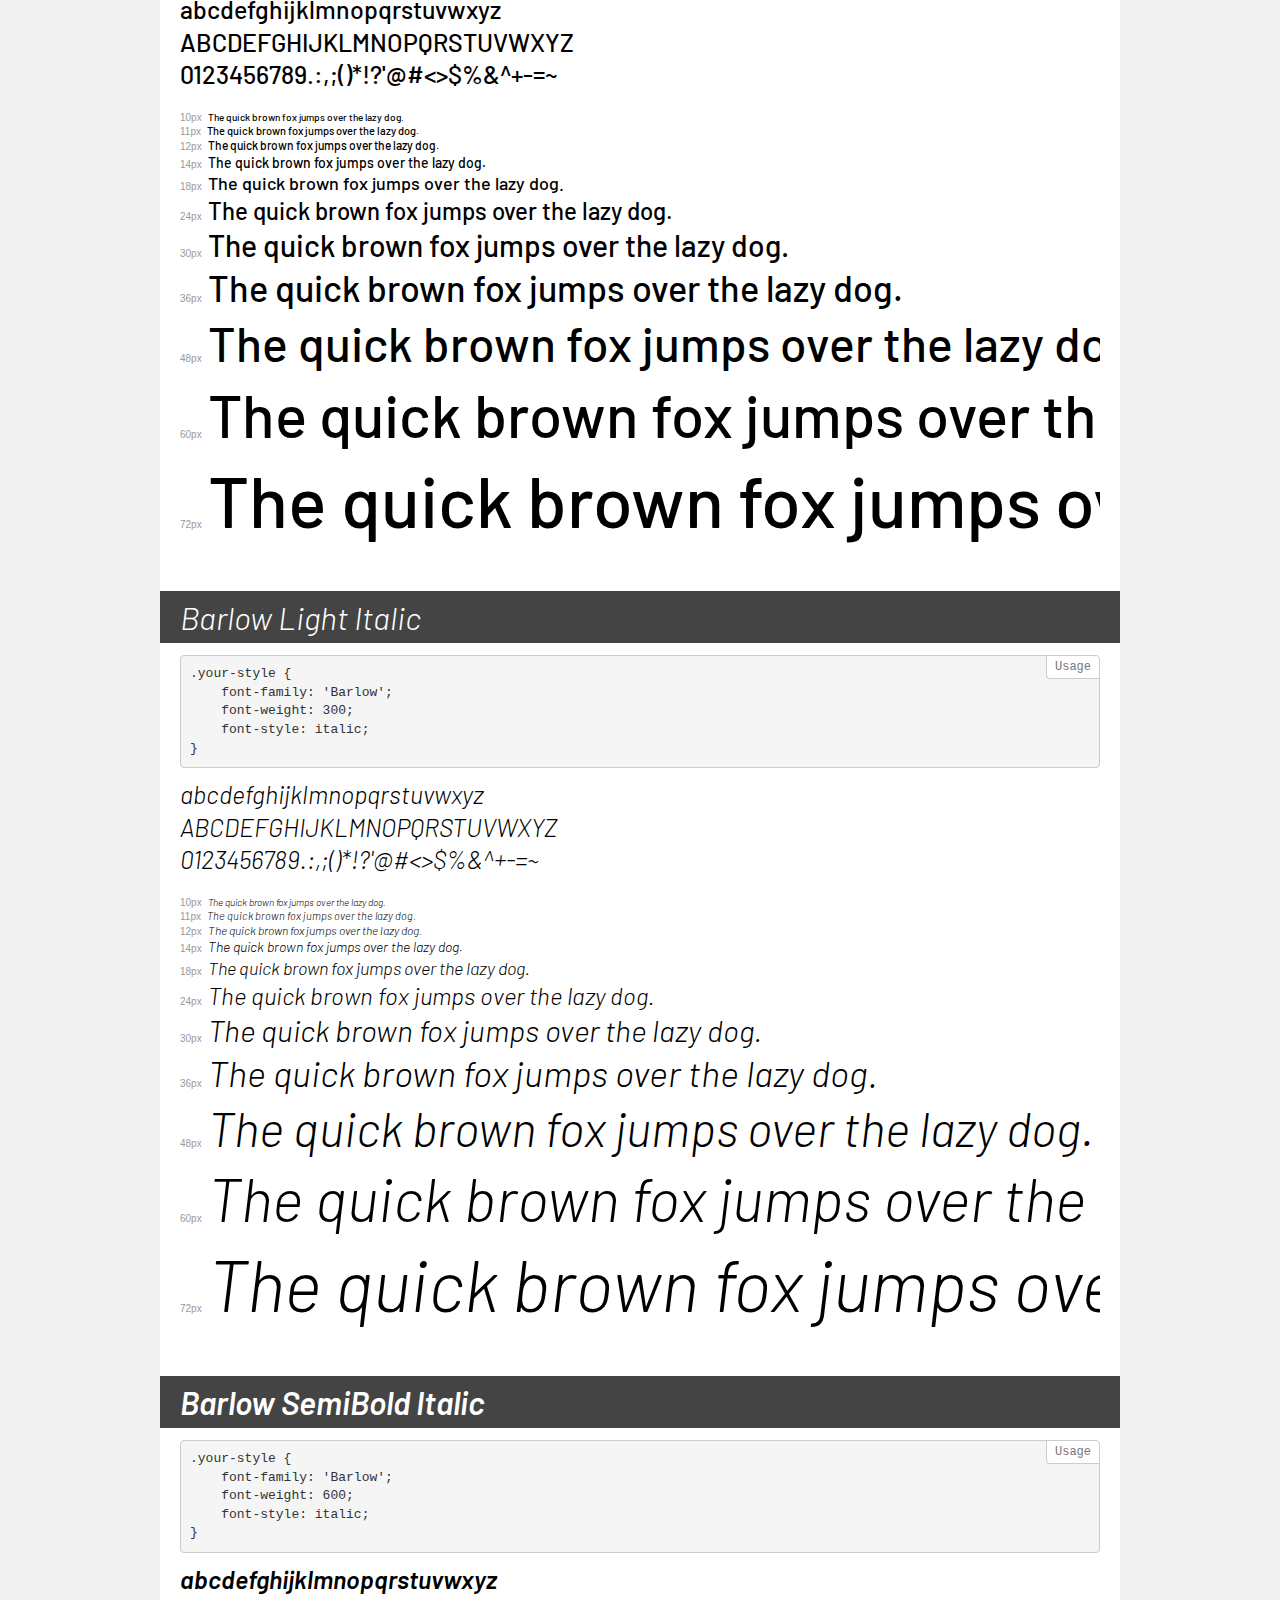
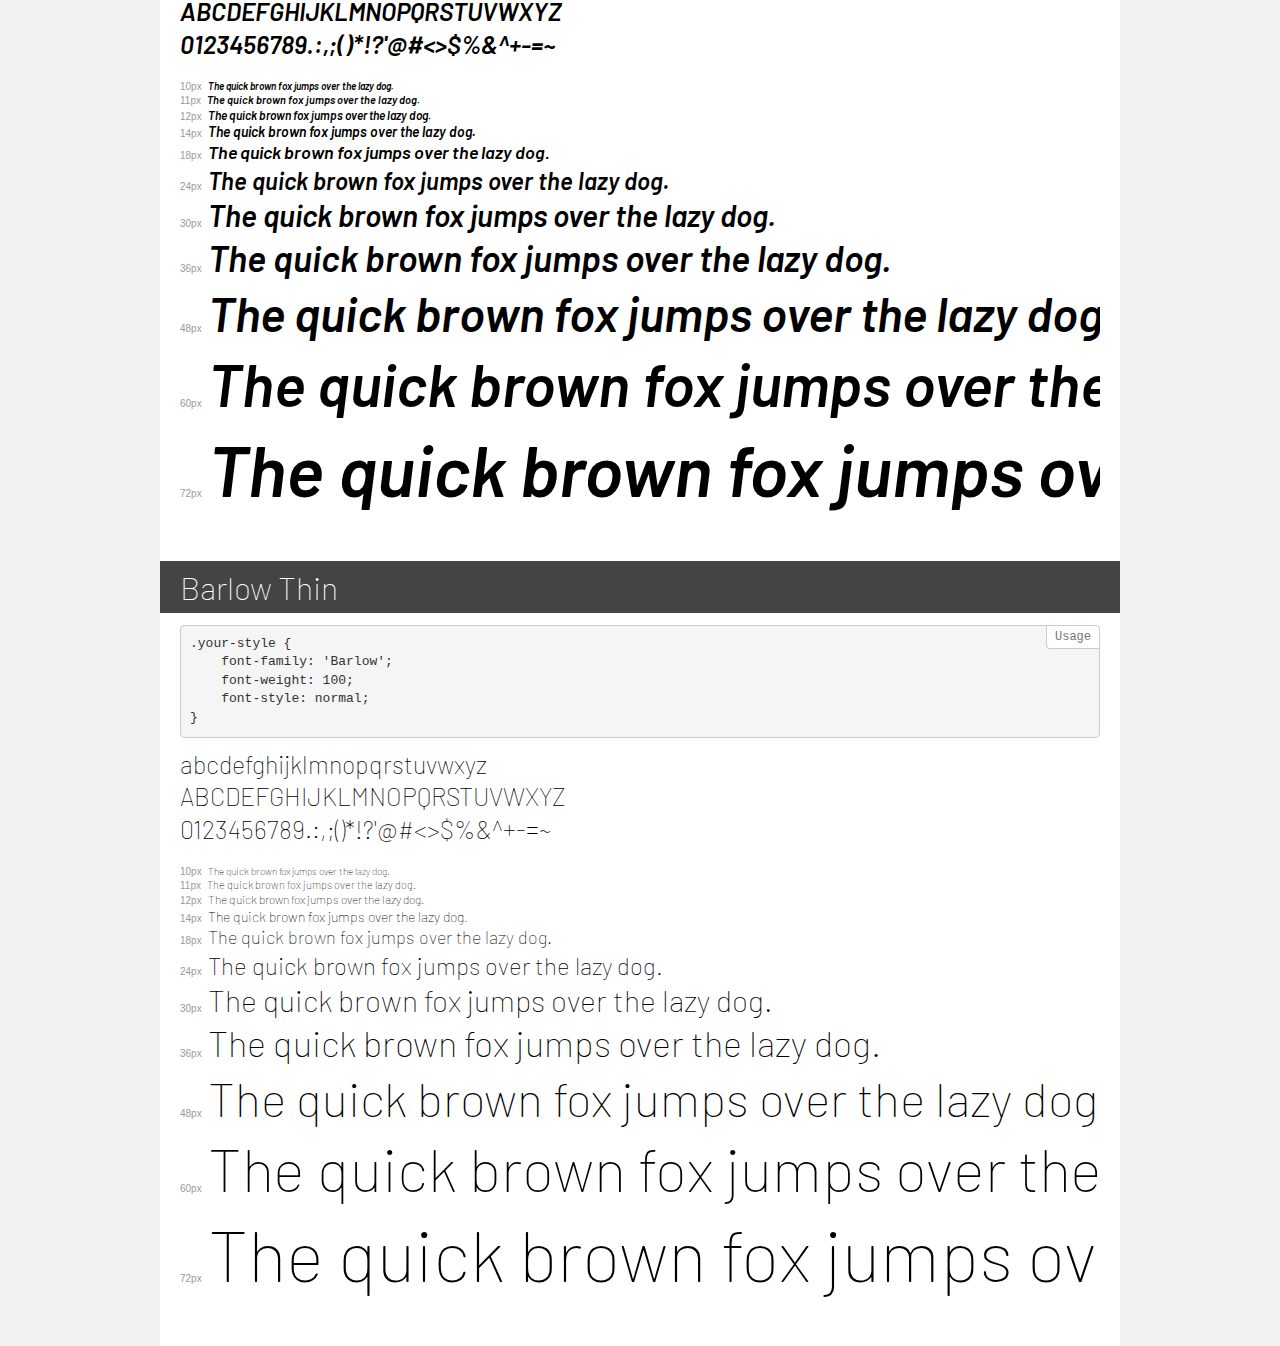
<file: assets/fonts/barlow/demo.html>
<!DOCTYPE html>
<html>
<head>
    <meta charset="utf-8">
    <meta http-equiv="X-UA-Compatible" content="IE=edge">
    <meta name="viewport" content="width=device-width, initial-scale=1">
    <meta name="robots" content="noindex, noarchive">
    <meta name="format-detection" content="telephone=no">
    <title>Transfonter demo</title>
    <link href="stylesheet.css" rel="stylesheet">
    <style>
        /*
        http://meyerweb.com/eric/tools/css/reset/
        v2.0 | 20110126
        License: none (public domain)
        */
        html, body, div, span, applet, object, iframe,
        h1, h2, h3, h4, h5, h6, p, blockquote, pre,
        a, abbr, acronym, address, big, cite, code,
        del, dfn, em, img, ins, kbd, q, s, samp,
        small, strike, strong, sub, sup, tt, var,
        b, u, i, center,
        dl, dt, dd, ol, ul, li,
        fieldset, form, label, legend,
        table, caption, tbody, tfoot, thead, tr, th, td,
        article, aside, canvas, details, embed,
        figure, figcaption, footer, header, hgroup,
        menu, nav, output, ruby, section, summary,
        time, mark, audio, video {
            margin: 0;
            padding: 0;
            border: 0;
            font-size: 100%;
            font: inherit;
            vertical-align: baseline;
        }
        /* HTML5 display-role reset for older browsers */
        article, aside, details, figcaption, figure,
        footer, header, hgroup, menu, nav, section {
            display: block;
        }
        body {
            line-height: 1;
        }
        ol, ul {
            list-style: none;
        }
        blockquote, q {
            quotes: none;
        }
        blockquote:before, blockquote:after,
        q:before, q:after {
            content: '';
            content: none;
        }
        table {
            border-collapse: collapse;
            border-spacing: 0;
        }
        /* common styles */
        body {
            background: #f1f1f1;
            color: #000;
        }
        .page {
            background: #fff;
            width: 920px;
            margin: 0 auto;
            padding: 20px 20px 0 20px;
            overflow: hidden;
        }
        .font-container {
            overflow-x: auto;
            overflow-y: hidden;
            margin-bottom: 40px;
            line-height: 1.3;
            white-space: nowrap;
            padding-bottom: 5px;
        }
        h1 {
            position: relative;
            background: #444;
            font-size: 32px;
            color: #fff;
            padding: 10px 20px;
            margin: 0 -20px 12px -20px;
        }
        .letters {
            font-size: 25px;
            margin-bottom: 20px;
        }
        .s10:before {
            content: '10px';
        }
        .s11:before {
            content: '11px';
        }
        .s12:before {
            content: '12px';
        }
        .s14:before {
            content: '14px';
        }
        .s18:before {
            content: '18px';
        }
        .s24:before {
            content: '24px';
        }
        .s30:before {
            content: '30px';
        }
        .s36:before {
            content: '36px';
        }
        .s48:before {
            content: '48px';
        }
        .s60:before {
            content: '60px';
        }
        .s72:before {
            content: '72px';
        }
        .s10:before, .s11:before, .s12:before, .s14:before,
        .s18:before, .s24:before, .s30:before, .s36:before,
        .s48:before, .s60:before, .s72:before {
            font-family: Arial, sans-serif;
            font-size: 10px;
            font-weight: normal;
            font-style: normal;
            color: #999;
            padding-right: 6px;
        }
        pre {
            display: block;
            position: relative;
            padding: 9px;
            margin: 0 0 10px;
            font-family: Monaco, Menlo, Consolas, "Courier New", monospace !important;
            font-size: 13px;
            line-height: 1.428571429;
            color: #333;
            font-weight: normal !important;
            font-style: normal !important;
            background-color: #f5f5f5;
            border: 1px solid #ccc;
            overflow-x: auto;
            border-radius: 4px;
        }
        pre:after {
            display: block;
            position: absolute;
            right: 0;
            top: 0;
            content: 'Usage';
            line-height: 1;
            padding: 5px 8px;
            font-size: 12px;
            color: #767676;
            background-color: #fff;
            border: 1px solid #ccc;
            border-right: none;
            border-top: none;
            border-radius: 0 4px 0 4px;
            z-index: 10;
        }
        /* responsive */
        @media (max-width: 959px) {
            .page {
                width: auto;
                margin: 0;
            }
        }
    </style>
</head>
<body>
<div class="page">
    <div class="demo" style="font-family: 'Barlow'; font-weight: 800; font-style: normal;">
        <h1>Barlow ExtraBold</h1>
        <pre>.your-style {
    font-family: 'Barlow';
    font-weight: 800;
    font-style: normal;
}</pre>
        <div class="font-container">
            <p class="letters">
                abcdefghijklmnopqrstuvwxyz<br>
ABCDEFGHIJKLMNOPQRSTUVWXYZ<br>
                0123456789.:,;()*!?'@#<>$%&^+-=~
            </p>
            <p class="s10" style="font-size: 10px;">The quick brown fox jumps over the lazy dog.</p>
            <p class="s11" style="font-size: 11px;">The quick brown fox jumps over the lazy dog.</p>
            <p class="s12" style="font-size: 12px;">The quick brown fox jumps over the lazy dog.</p>
            <p class="s14" style="font-size: 14px;">The quick brown fox jumps over the lazy dog.</p>
            <p class="s18" style="font-size: 18px;">The quick brown fox jumps over the lazy dog.</p>
            <p class="s24" style="font-size: 24px;">The quick brown fox jumps over the lazy dog.</p>
            <p class="s30" style="font-size: 30px;">The quick brown fox jumps over the lazy dog.</p>
            <p class="s36" style="font-size: 36px;">The quick brown fox jumps over the lazy dog.</p>
            <p class="s48" style="font-size: 48px;">The quick brown fox jumps over the lazy dog.</p>
            <p class="s60" style="font-size: 60px;">The quick brown fox jumps over the lazy dog.</p>
            <p class="s72" style="font-size: 72px;">The quick brown fox jumps over the lazy dog.</p>
        </div>
    </div>
    <div class="demo" style="font-family: 'Barlow'; font-weight: 200; font-style: normal;">
        <h1>Barlow ExtraLight</h1>
        <pre>.your-style {
    font-family: 'Barlow';
    font-weight: 200;
    font-style: normal;
}</pre>
        <div class="font-container">
            <p class="letters">
                abcdefghijklmnopqrstuvwxyz<br>
ABCDEFGHIJKLMNOPQRSTUVWXYZ<br>
                0123456789.:,;()*!?'@#<>$%&^+-=~
            </p>
            <p class="s10" style="font-size: 10px;">The quick brown fox jumps over the lazy dog.</p>
            <p class="s11" style="font-size: 11px;">The quick brown fox jumps over the lazy dog.</p>
            <p class="s12" style="font-size: 12px;">The quick brown fox jumps over the lazy dog.</p>
            <p class="s14" style="font-size: 14px;">The quick brown fox jumps over the lazy dog.</p>
            <p class="s18" style="font-size: 18px;">The quick brown fox jumps over the lazy dog.</p>
            <p class="s24" style="font-size: 24px;">The quick brown fox jumps over the lazy dog.</p>
            <p class="s30" style="font-size: 30px;">The quick brown fox jumps over the lazy dog.</p>
            <p class="s36" style="font-size: 36px;">The quick brown fox jumps over the lazy dog.</p>
            <p class="s48" style="font-size: 48px;">The quick brown fox jumps over the lazy dog.</p>
            <p class="s60" style="font-size: 60px;">The quick brown fox jumps over the lazy dog.</p>
            <p class="s72" style="font-size: 72px;">The quick brown fox jumps over the lazy dog.</p>
        </div>
    </div>
    <div class="demo" style="font-family: 'Barlow'; font-weight: normal; font-style: normal;">
        <h1>Barlow Regular</h1>
        <pre>.your-style {
    font-family: 'Barlow';
    font-weight: normal;
    font-style: normal;
}</pre>
        <div class="font-container">
            <p class="letters">
                abcdefghijklmnopqrstuvwxyz<br>
ABCDEFGHIJKLMNOPQRSTUVWXYZ<br>
                0123456789.:,;()*!?'@#<>$%&^+-=~
            </p>
            <p class="s10" style="font-size: 10px;">The quick brown fox jumps over the lazy dog.</p>
            <p class="s11" style="font-size: 11px;">The quick brown fox jumps over the lazy dog.</p>
            <p class="s12" style="font-size: 12px;">The quick brown fox jumps over the lazy dog.</p>
            <p class="s14" style="font-size: 14px;">The quick brown fox jumps over the lazy dog.</p>
            <p class="s18" style="font-size: 18px;">The quick brown fox jumps over the lazy dog.</p>
            <p class="s24" style="font-size: 24px;">The quick brown fox jumps over the lazy dog.</p>
            <p class="s30" style="font-size: 30px;">The quick brown fox jumps over the lazy dog.</p>
            <p class="s36" style="font-size: 36px;">The quick brown fox jumps over the lazy dog.</p>
            <p class="s48" style="font-size: 48px;">The quick brown fox jumps over the lazy dog.</p>
            <p class="s60" style="font-size: 60px;">The quick brown fox jumps over the lazy dog.</p>
            <p class="s72" style="font-size: 72px;">The quick brown fox jumps over the lazy dog.</p>
        </div>
    </div>
    <div class="demo" style="font-family: 'Barlow'; font-weight: bold; font-style: normal;">
        <h1>Barlow Bold</h1>
        <pre>.your-style {
    font-family: 'Barlow';
    font-weight: bold;
    font-style: normal;
}</pre>
        <div class="font-container">
            <p class="letters">
                abcdefghijklmnopqrstuvwxyz<br>
ABCDEFGHIJKLMNOPQRSTUVWXYZ<br>
                0123456789.:,;()*!?'@#<>$%&^+-=~
            </p>
            <p class="s10" style="font-size: 10px;">The quick brown fox jumps over the lazy dog.</p>
            <p class="s11" style="font-size: 11px;">The quick brown fox jumps over the lazy dog.</p>
            <p class="s12" style="font-size: 12px;">The quick brown fox jumps over the lazy dog.</p>
            <p class="s14" style="font-size: 14px;">The quick brown fox jumps over the lazy dog.</p>
            <p class="s18" style="font-size: 18px;">The quick brown fox jumps over the lazy dog.</p>
            <p class="s24" style="font-size: 24px;">The quick brown fox jumps over the lazy dog.</p>
            <p class="s30" style="font-size: 30px;">The quick brown fox jumps over the lazy dog.</p>
            <p class="s36" style="font-size: 36px;">The quick brown fox jumps over the lazy dog.</p>
            <p class="s48" style="font-size: 48px;">The quick brown fox jumps over the lazy dog.</p>
            <p class="s60" style="font-size: 60px;">The quick brown fox jumps over the lazy dog.</p>
            <p class="s72" style="font-size: 72px;">The quick brown fox jumps over the lazy dog.</p>
        </div>
    </div>
    <div class="demo" style="font-family: 'Barlow'; font-weight: 500; font-style: italic;">
        <h1>Barlow Medium Italic</h1>
        <pre>.your-style {
    font-family: 'Barlow';
    font-weight: 500;
    font-style: italic;
}</pre>
        <div class="font-container">
            <p class="letters">
                abcdefghijklmnopqrstuvwxyz<br>
ABCDEFGHIJKLMNOPQRSTUVWXYZ<br>
                0123456789.:,;()*!?'@#<>$%&^+-=~
            </p>
            <p class="s10" style="font-size: 10px;">The quick brown fox jumps over the lazy dog.</p>
            <p class="s11" style="font-size: 11px;">The quick brown fox jumps over the lazy dog.</p>
            <p class="s12" style="font-size: 12px;">The quick brown fox jumps over the lazy dog.</p>
            <p class="s14" style="font-size: 14px;">The quick brown fox jumps over the lazy dog.</p>
            <p class="s18" style="font-size: 18px;">The quick brown fox jumps over the lazy dog.</p>
            <p class="s24" style="font-size: 24px;">The quick brown fox jumps over the lazy dog.</p>
            <p class="s30" style="font-size: 30px;">The quick brown fox jumps over the lazy dog.</p>
            <p class="s36" style="font-size: 36px;">The quick brown fox jumps over the lazy dog.</p>
            <p class="s48" style="font-size: 48px;">The quick brown fox jumps over the lazy dog.</p>
            <p class="s60" style="font-size: 60px;">The quick brown fox jumps over the lazy dog.</p>
            <p class="s72" style="font-size: 72px;">The quick brown fox jumps over the lazy dog.</p>
        </div>
    </div>
    <div class="demo" style="font-family: 'Barlow'; font-weight: 900; font-style: italic;">
        <h1>Barlow Black Italic</h1>
        <pre>.your-style {
    font-family: 'Barlow';
    font-weight: 900;
    font-style: italic;
}</pre>
        <div class="font-container">
            <p class="letters">
                abcdefghijklmnopqrstuvwxyz<br>
ABCDEFGHIJKLMNOPQRSTUVWXYZ<br>
                0123456789.:,;()*!?'@#<>$%&^+-=~
            </p>
            <p class="s10" style="font-size: 10px;">The quick brown fox jumps over the lazy dog.</p>
            <p class="s11" style="font-size: 11px;">The quick brown fox jumps over the lazy dog.</p>
            <p class="s12" style="font-size: 12px;">The quick brown fox jumps over the lazy dog.</p>
            <p class="s14" style="font-size: 14px;">The quick brown fox jumps over the lazy dog.</p>
            <p class="s18" style="font-size: 18px;">The quick brown fox jumps over the lazy dog.</p>
            <p class="s24" style="font-size: 24px;">The quick brown fox jumps over the lazy dog.</p>
            <p class="s30" style="font-size: 30px;">The quick brown fox jumps over the lazy dog.</p>
            <p class="s36" style="font-size: 36px;">The quick brown fox jumps over the lazy dog.</p>
            <p class="s48" style="font-size: 48px;">The quick brown fox jumps over the lazy dog.</p>
            <p class="s60" style="font-size: 60px;">The quick brown fox jumps over the lazy dog.</p>
            <p class="s72" style="font-size: 72px;">The quick brown fox jumps over the lazy dog.</p>
        </div>
    </div>
    <div class="demo" style="font-family: 'Barlow'; font-weight: 100; font-style: italic;">
        <h1>Barlow Thin Italic</h1>
        <pre>.your-style {
    font-family: 'Barlow';
    font-weight: 100;
    font-style: italic;
}</pre>
        <div class="font-container">
            <p class="letters">
                abcdefghijklmnopqrstuvwxyz<br>
ABCDEFGHIJKLMNOPQRSTUVWXYZ<br>
                0123456789.:,;()*!?'@#<>$%&^+-=~
            </p>
            <p class="s10" style="font-size: 10px;">The quick brown fox jumps over the lazy dog.</p>
            <p class="s11" style="font-size: 11px;">The quick brown fox jumps over the lazy dog.</p>
            <p class="s12" style="font-size: 12px;">The quick brown fox jumps over the lazy dog.</p>
            <p class="s14" style="font-size: 14px;">The quick brown fox jumps over the lazy dog.</p>
            <p class="s18" style="font-size: 18px;">The quick brown fox jumps over the lazy dog.</p>
            <p class="s24" style="font-size: 24px;">The quick brown fox jumps over the lazy dog.</p>
            <p class="s30" style="font-size: 30px;">The quick brown fox jumps over the lazy dog.</p>
            <p class="s36" style="font-size: 36px;">The quick brown fox jumps over the lazy dog.</p>
            <p class="s48" style="font-size: 48px;">The quick brown fox jumps over the lazy dog.</p>
            <p class="s60" style="font-size: 60px;">The quick brown fox jumps over the lazy dog.</p>
            <p class="s72" style="font-size: 72px;">The quick brown fox jumps over the lazy dog.</p>
        </div>
    </div>
    <div class="demo" style="font-family: 'Barlow'; font-weight: normal; font-style: italic;">
        <h1>Barlow Italic</h1>
        <pre>.your-style {
    font-family: 'Barlow';
    font-weight: normal;
    font-style: italic;
}</pre>
        <div class="font-container">
            <p class="letters">
                abcdefghijklmnopqrstuvwxyz<br>
ABCDEFGHIJKLMNOPQRSTUVWXYZ<br>
                0123456789.:,;()*!?'@#<>$%&^+-=~
            </p>
            <p class="s10" style="font-size: 10px;">The quick brown fox jumps over the lazy dog.</p>
            <p class="s11" style="font-size: 11px;">The quick brown fox jumps over the lazy dog.</p>
            <p class="s12" style="font-size: 12px;">The quick brown fox jumps over the lazy dog.</p>
            <p class="s14" style="font-size: 14px;">The quick brown fox jumps over the lazy dog.</p>
            <p class="s18" style="font-size: 18px;">The quick brown fox jumps over the lazy dog.</p>
            <p class="s24" style="font-size: 24px;">The quick brown fox jumps over the lazy dog.</p>
            <p class="s30" style="font-size: 30px;">The quick brown fox jumps over the lazy dog.</p>
            <p class="s36" style="font-size: 36px;">The quick brown fox jumps over the lazy dog.</p>
            <p class="s48" style="font-size: 48px;">The quick brown fox jumps over the lazy dog.</p>
            <p class="s60" style="font-size: 60px;">The quick brown fox jumps over the lazy dog.</p>
            <p class="s72" style="font-size: 72px;">The quick brown fox jumps over the lazy dog.</p>
        </div>
    </div>
    <div class="demo" style="font-family: 'Barlow'; font-weight: 200; font-style: italic;">
        <h1>Barlow ExtraLight Italic</h1>
        <pre>.your-style {
    font-family: 'Barlow';
    font-weight: 200;
    font-style: italic;
}</pre>
        <div class="font-container">
            <p class="letters">
                abcdefghijklmnopqrstuvwxyz<br>
ABCDEFGHIJKLMNOPQRSTUVWXYZ<br>
                0123456789.:,;()*!?'@#<>$%&^+-=~
            </p>
            <p class="s10" style="font-size: 10px;">The quick brown fox jumps over the lazy dog.</p>
            <p class="s11" style="font-size: 11px;">The quick brown fox jumps over the lazy dog.</p>
            <p class="s12" style="font-size: 12px;">The quick brown fox jumps over the lazy dog.</p>
            <p class="s14" style="font-size: 14px;">The quick brown fox jumps over the lazy dog.</p>
            <p class="s18" style="font-size: 18px;">The quick brown fox jumps over the lazy dog.</p>
            <p class="s24" style="font-size: 24px;">The quick brown fox jumps over the lazy dog.</p>
            <p class="s30" style="font-size: 30px;">The quick brown fox jumps over the lazy dog.</p>
            <p class="s36" style="font-size: 36px;">The quick brown fox jumps over the lazy dog.</p>
            <p class="s48" style="font-size: 48px;">The quick brown fox jumps over the lazy dog.</p>
            <p class="s60" style="font-size: 60px;">The quick brown fox jumps over the lazy dog.</p>
            <p class="s72" style="font-size: 72px;">The quick brown fox jumps over the lazy dog.</p>
        </div>
    </div>
    <div class="demo" style="font-family: 'Barlow'; font-weight: 300; font-style: normal;">
        <h1>Barlow Light</h1>
        <pre>.your-style {
    font-family: 'Barlow';
    font-weight: 300;
    font-style: normal;
}</pre>
        <div class="font-container">
            <p class="letters">
                abcdefghijklmnopqrstuvwxyz<br>
ABCDEFGHIJKLMNOPQRSTUVWXYZ<br>
                0123456789.:,;()*!?'@#<>$%&^+-=~
            </p>
            <p class="s10" style="font-size: 10px;">The quick brown fox jumps over the lazy dog.</p>
            <p class="s11" style="font-size: 11px;">The quick brown fox jumps over the lazy dog.</p>
            <p class="s12" style="font-size: 12px;">The quick brown fox jumps over the lazy dog.</p>
            <p class="s14" style="font-size: 14px;">The quick brown fox jumps over the lazy dog.</p>
            <p class="s18" style="font-size: 18px;">The quick brown fox jumps over the lazy dog.</p>
            <p class="s24" style="font-size: 24px;">The quick brown fox jumps over the lazy dog.</p>
            <p class="s30" style="font-size: 30px;">The quick brown fox jumps over the lazy dog.</p>
            <p class="s36" style="font-size: 36px;">The quick brown fox jumps over the lazy dog.</p>
            <p class="s48" style="font-size: 48px;">The quick brown fox jumps over the lazy dog.</p>
            <p class="s60" style="font-size: 60px;">The quick brown fox jumps over the lazy dog.</p>
            <p class="s72" style="font-size: 72px;">The quick brown fox jumps over the lazy dog.</p>
        </div>
    </div>
    <div class="demo" style="font-family: 'Barlow'; font-weight: 800; font-style: italic;">
        <h1>Barlow ExtraBold Italic</h1>
        <pre>.your-style {
    font-family: 'Barlow';
    font-weight: 800;
    font-style: italic;
}</pre>
        <div class="font-container">
            <p class="letters">
                abcdefghijklmnopqrstuvwxyz<br>
ABCDEFGHIJKLMNOPQRSTUVWXYZ<br>
                0123456789.:,;()*!?'@#<>$%&^+-=~
            </p>
            <p class="s10" style="font-size: 10px;">The quick brown fox jumps over the lazy dog.</p>
            <p class="s11" style="font-size: 11px;">The quick brown fox jumps over the lazy dog.</p>
            <p class="s12" style="font-size: 12px;">The quick brown fox jumps over the lazy dog.</p>
            <p class="s14" style="font-size: 14px;">The quick brown fox jumps over the lazy dog.</p>
            <p class="s18" style="font-size: 18px;">The quick brown fox jumps over the lazy dog.</p>
            <p class="s24" style="font-size: 24px;">The quick brown fox jumps over the lazy dog.</p>
            <p class="s30" style="font-size: 30px;">The quick brown fox jumps over the lazy dog.</p>
            <p class="s36" style="font-size: 36px;">The quick brown fox jumps over the lazy dog.</p>
            <p class="s48" style="font-size: 48px;">The quick brown fox jumps over the lazy dog.</p>
            <p class="s60" style="font-size: 60px;">The quick brown fox jumps over the lazy dog.</p>
            <p class="s72" style="font-size: 72px;">The quick brown fox jumps over the lazy dog.</p>
        </div>
    </div>
    <div class="demo" style="font-family: 'Barlow'; font-weight: 600; font-style: normal;">
        <h1>Barlow SemiBold</h1>
        <pre>.your-style {
    font-family: 'Barlow';
    font-weight: 600;
    font-style: normal;
}</pre>
        <div class="font-container">
            <p class="letters">
                abcdefghijklmnopqrstuvwxyz<br>
ABCDEFGHIJKLMNOPQRSTUVWXYZ<br>
                0123456789.:,;()*!?'@#<>$%&^+-=~
            </p>
            <p class="s10" style="font-size: 10px;">The quick brown fox jumps over the lazy dog.</p>
            <p class="s11" style="font-size: 11px;">The quick brown fox jumps over the lazy dog.</p>
            <p class="s12" style="font-size: 12px;">The quick brown fox jumps over the lazy dog.</p>
            <p class="s14" style="font-size: 14px;">The quick brown fox jumps over the lazy dog.</p>
            <p class="s18" style="font-size: 18px;">The quick brown fox jumps over the lazy dog.</p>
            <p class="s24" style="font-size: 24px;">The quick brown fox jumps over the lazy dog.</p>
            <p class="s30" style="font-size: 30px;">The quick brown fox jumps over the lazy dog.</p>
            <p class="s36" style="font-size: 36px;">The quick brown fox jumps over the lazy dog.</p>
            <p class="s48" style="font-size: 48px;">The quick brown fox jumps over the lazy dog.</p>
            <p class="s60" style="font-size: 60px;">The quick brown fox jumps over the lazy dog.</p>
            <p class="s72" style="font-size: 72px;">The quick brown fox jumps over the lazy dog.</p>
        </div>
    </div>
    <div class="demo" style="font-family: 'Barlow'; font-weight: bold; font-style: italic;">
        <h1>Barlow Bold Italic</h1>
        <pre>.your-style {
    font-family: 'Barlow';
    font-weight: bold;
    font-style: italic;
}</pre>
        <div class="font-container">
            <p class="letters">
                abcdefghijklmnopqrstuvwxyz<br>
ABCDEFGHIJKLMNOPQRSTUVWXYZ<br>
                0123456789.:,;()*!?'@#<>$%&^+-=~
            </p>
            <p class="s10" style="font-size: 10px;">The quick brown fox jumps over the lazy dog.</p>
            <p class="s11" style="font-size: 11px;">The quick brown fox jumps over the lazy dog.</p>
            <p class="s12" style="font-size: 12px;">The quick brown fox jumps over the lazy dog.</p>
            <p class="s14" style="font-size: 14px;">The quick brown fox jumps over the lazy dog.</p>
            <p class="s18" style="font-size: 18px;">The quick brown fox jumps over the lazy dog.</p>
            <p class="s24" style="font-size: 24px;">The quick brown fox jumps over the lazy dog.</p>
            <p class="s30" style="font-size: 30px;">The quick brown fox jumps over the lazy dog.</p>
            <p class="s36" style="font-size: 36px;">The quick brown fox jumps over the lazy dog.</p>
            <p class="s48" style="font-size: 48px;">The quick brown fox jumps over the lazy dog.</p>
            <p class="s60" style="font-size: 60px;">The quick brown fox jumps over the lazy dog.</p>
            <p class="s72" style="font-size: 72px;">The quick brown fox jumps over the lazy dog.</p>
        </div>
    </div>
    <div class="demo" style="font-family: 'Barlow'; font-weight: 900; font-style: normal;">
        <h1>Barlow Black</h1>
        <pre>.your-style {
    font-family: 'Barlow';
    font-weight: 900;
    font-style: normal;
}</pre>
        <div class="font-container">
            <p class="letters">
                abcdefghijklmnopqrstuvwxyz<br>
ABCDEFGHIJKLMNOPQRSTUVWXYZ<br>
                0123456789.:,;()*!?'@#<>$%&^+-=~
            </p>
            <p class="s10" style="font-size: 10px;">The quick brown fox jumps over the lazy dog.</p>
            <p class="s11" style="font-size: 11px;">The quick brown fox jumps over the lazy dog.</p>
            <p class="s12" style="font-size: 12px;">The quick brown fox jumps over the lazy dog.</p>
            <p class="s14" style="font-size: 14px;">The quick brown fox jumps over the lazy dog.</p>
            <p class="s18" style="font-size: 18px;">The quick brown fox jumps over the lazy dog.</p>
            <p class="s24" style="font-size: 24px;">The quick brown fox jumps over the lazy dog.</p>
            <p class="s30" style="font-size: 30px;">The quick brown fox jumps over the lazy dog.</p>
            <p class="s36" style="font-size: 36px;">The quick brown fox jumps over the lazy dog.</p>
            <p class="s48" style="font-size: 48px;">The quick brown fox jumps over the lazy dog.</p>
            <p class="s60" style="font-size: 60px;">The quick brown fox jumps over the lazy dog.</p>
            <p class="s72" style="font-size: 72px;">The quick brown fox jumps over the lazy dog.</p>
        </div>
    </div>
    <div class="demo" style="font-family: 'Barlow'; font-weight: 500; font-style: normal;">
        <h1>Barlow Medium</h1>
        <pre>.your-style {
    font-family: 'Barlow';
    font-weight: 500;
    font-style: normal;
}</pre>
        <div class="font-container">
            <p class="letters">
                abcdefghijklmnopqrstuvwxyz<br>
ABCDEFGHIJKLMNOPQRSTUVWXYZ<br>
                0123456789.:,;()*!?'@#<>$%&^+-=~
            </p>
            <p class="s10" style="font-size: 10px;">The quick brown fox jumps over the lazy dog.</p>
            <p class="s11" style="font-size: 11px;">The quick brown fox jumps over the lazy dog.</p>
            <p class="s12" style="font-size: 12px;">The quick brown fox jumps over the lazy dog.</p>
            <p class="s14" style="font-size: 14px;">The quick brown fox jumps over the lazy dog.</p>
            <p class="s18" style="font-size: 18px;">The quick brown fox jumps over the lazy dog.</p>
            <p class="s24" style="font-size: 24px;">The quick brown fox jumps over the lazy dog.</p>
            <p class="s30" style="font-size: 30px;">The quick brown fox jumps over the lazy dog.</p>
            <p class="s36" style="font-size: 36px;">The quick brown fox jumps over the lazy dog.</p>
            <p class="s48" style="font-size: 48px;">The quick brown fox jumps over the lazy dog.</p>
            <p class="s60" style="font-size: 60px;">The quick brown fox jumps over the lazy dog.</p>
            <p class="s72" style="font-size: 72px;">The quick brown fox jumps over the lazy dog.</p>
        </div>
    </div>
    <div class="demo" style="font-family: 'Barlow'; font-weight: 300; font-style: italic;">
        <h1>Barlow Light Italic</h1>
        <pre>.your-style {
    font-family: 'Barlow';
    font-weight: 300;
    font-style: italic;
}</pre>
        <div class="font-container">
            <p class="letters">
                abcdefghijklmnopqrstuvwxyz<br>
ABCDEFGHIJKLMNOPQRSTUVWXYZ<br>
                0123456789.:,;()*!?'@#<>$%&^+-=~
            </p>
            <p class="s10" style="font-size: 10px;">The quick brown fox jumps over the lazy dog.</p>
            <p class="s11" style="font-size: 11px;">The quick brown fox jumps over the lazy dog.</p>
            <p class="s12" style="font-size: 12px;">The quick brown fox jumps over the lazy dog.</p>
            <p class="s14" style="font-size: 14px;">The quick brown fox jumps over the lazy dog.</p>
            <p class="s18" style="font-size: 18px;">The quick brown fox jumps over the lazy dog.</p>
            <p class="s24" style="font-size: 24px;">The quick brown fox jumps over the lazy dog.</p>
            <p class="s30" style="font-size: 30px;">The quick brown fox jumps over the lazy dog.</p>
            <p class="s36" style="font-size: 36px;">The quick brown fox jumps over the lazy dog.</p>
            <p class="s48" style="font-size: 48px;">The quick brown fox jumps over the lazy dog.</p>
            <p class="s60" style="font-size: 60px;">The quick brown fox jumps over the lazy dog.</p>
            <p class="s72" style="font-size: 72px;">The quick brown fox jumps over the lazy dog.</p>
        </div>
    </div>
    <div class="demo" style="font-family: 'Barlow'; font-weight: 600; font-style: italic;">
        <h1>Barlow SemiBold Italic</h1>
        <pre>.your-style {
    font-family: 'Barlow';
    font-weight: 600;
    font-style: italic;
}</pre>
        <div class="font-container">
            <p class="letters">
                abcdefghijklmnopqrstuvwxyz<br>
ABCDEFGHIJKLMNOPQRSTUVWXYZ<br>
                0123456789.:,;()*!?'@#<>$%&^+-=~
            </p>
            <p class="s10" style="font-size: 10px;">The quick brown fox jumps over the lazy dog.</p>
            <p class="s11" style="font-size: 11px;">The quick brown fox jumps over the lazy dog.</p>
            <p class="s12" style="font-size: 12px;">The quick brown fox jumps over the lazy dog.</p>
            <p class="s14" style="font-size: 14px;">The quick brown fox jumps over the lazy dog.</p>
            <p class="s18" style="font-size: 18px;">The quick brown fox jumps over the lazy dog.</p>
            <p class="s24" style="font-size: 24px;">The quick brown fox jumps over the lazy dog.</p>
            <p class="s30" style="font-size: 30px;">The quick brown fox jumps over the lazy dog.</p>
            <p class="s36" style="font-size: 36px;">The quick brown fox jumps over the lazy dog.</p>
            <p class="s48" style="font-size: 48px;">The quick brown fox jumps over the lazy dog.</p>
            <p class="s60" style="font-size: 60px;">The quick brown fox jumps over the lazy dog.</p>
            <p class="s72" style="font-size: 72px;">The quick brown fox jumps over the lazy dog.</p>
        </div>
    </div>
    <div class="demo" style="font-family: 'Barlow'; font-weight: 100; font-style: normal;">
        <h1>Barlow Thin</h1>
        <pre>.your-style {
    font-family: 'Barlow';
    font-weight: 100;
    font-style: normal;
}</pre>
        <div class="font-container">
            <p class="letters">
                abcdefghijklmnopqrstuvwxyz<br>
ABCDEFGHIJKLMNOPQRSTUVWXYZ<br>
                0123456789.:,;()*!?'@#<>$%&^+-=~
            </p>
            <p class="s10" style="font-size: 10px;">The quick brown fox jumps over the lazy dog.</p>
            <p class="s11" style="font-size: 11px;">The quick brown fox jumps over the lazy dog.</p>
            <p class="s12" style="font-size: 12px;">The quick brown fox jumps over the lazy dog.</p>
            <p class="s14" style="font-size: 14px;">The quick brown fox jumps over the lazy dog.</p>
            <p class="s18" style="font-size: 18px;">The quick brown fox jumps over the lazy dog.</p>
            <p class="s24" style="font-size: 24px;">The quick brown fox jumps over the lazy dog.</p>
            <p class="s30" style="font-size: 30px;">The quick brown fox jumps over the lazy dog.</p>
            <p class="s36" style="font-size: 36px;">The quick brown fox jumps over the lazy dog.</p>
            <p class="s48" style="font-size: 48px;">The quick brown fox jumps over the lazy dog.</p>
            <p class="s60" style="font-size: 60px;">The quick brown fox jumps over the lazy dog.</p>
            <p class="s72" style="font-size: 72px;">The quick brown fox jumps over the lazy dog.</p>
        </div>
    </div>
</div>
</body>
</html>
</file>
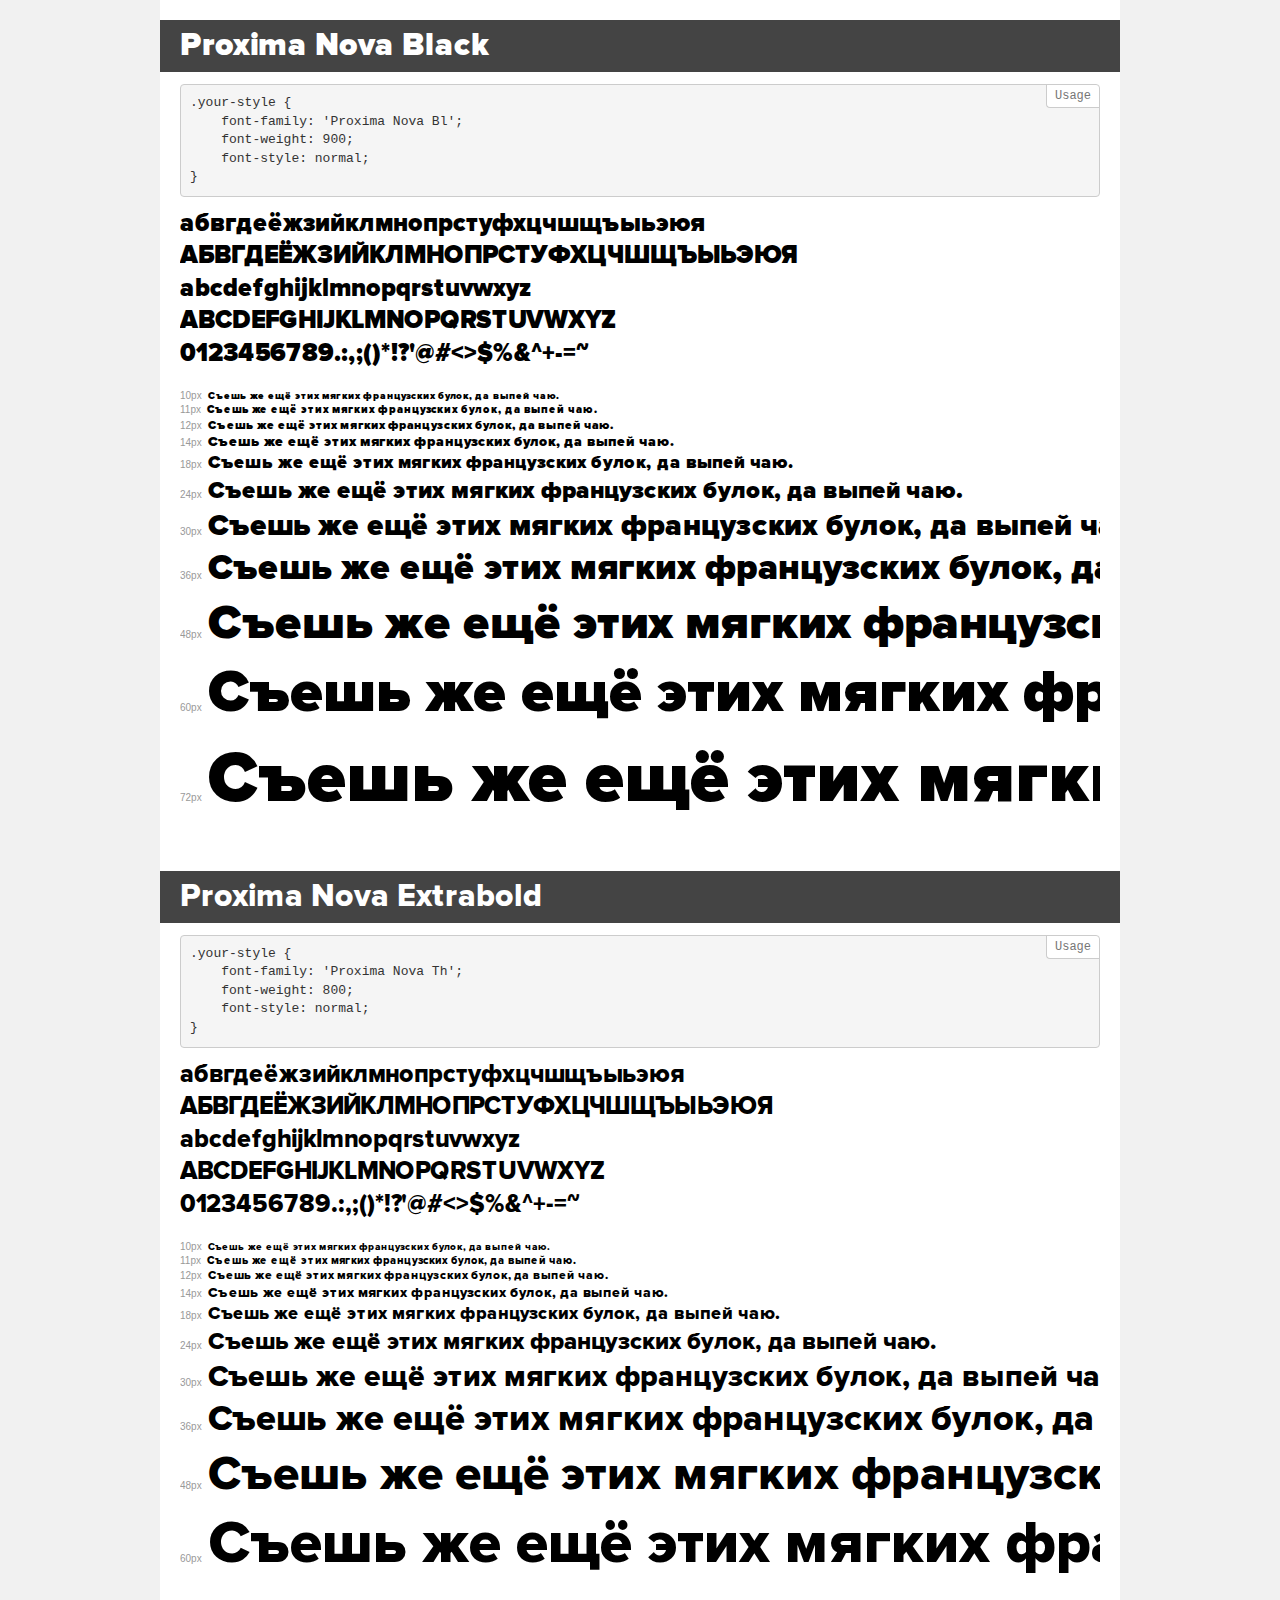
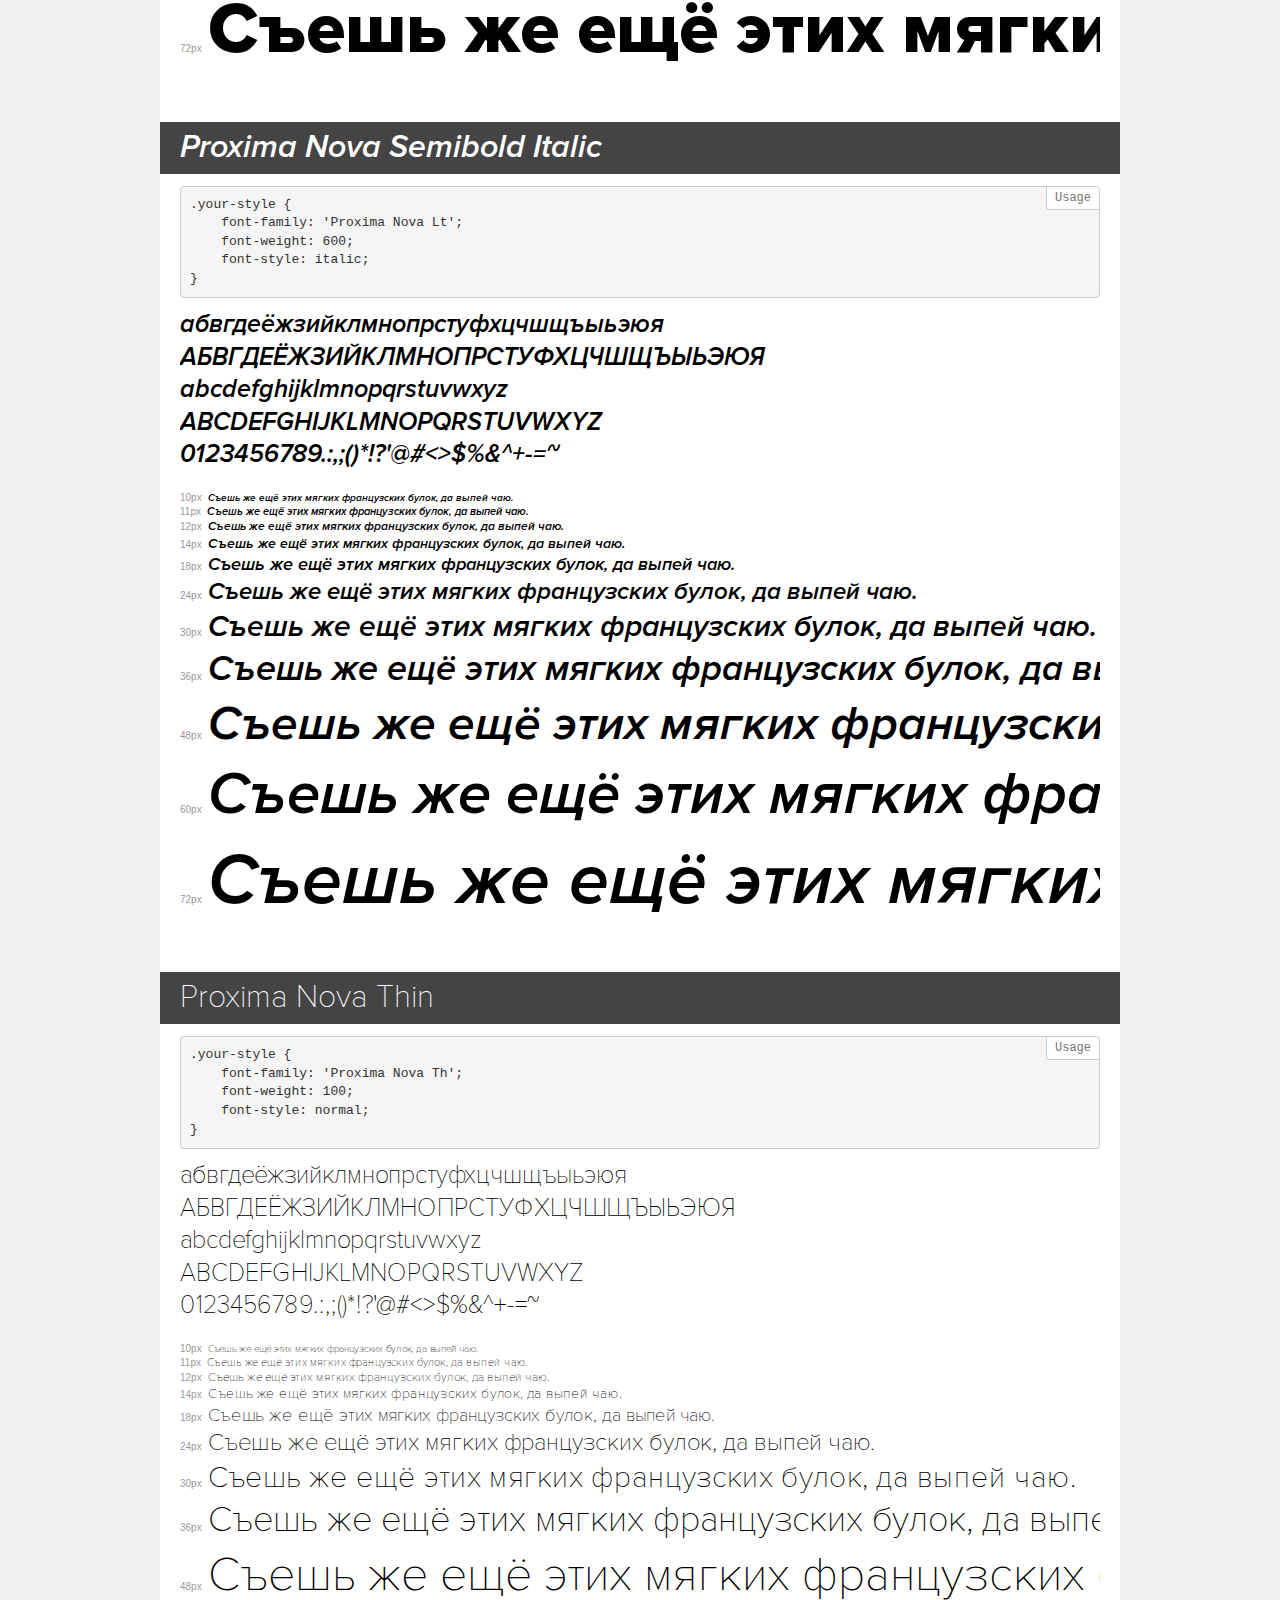
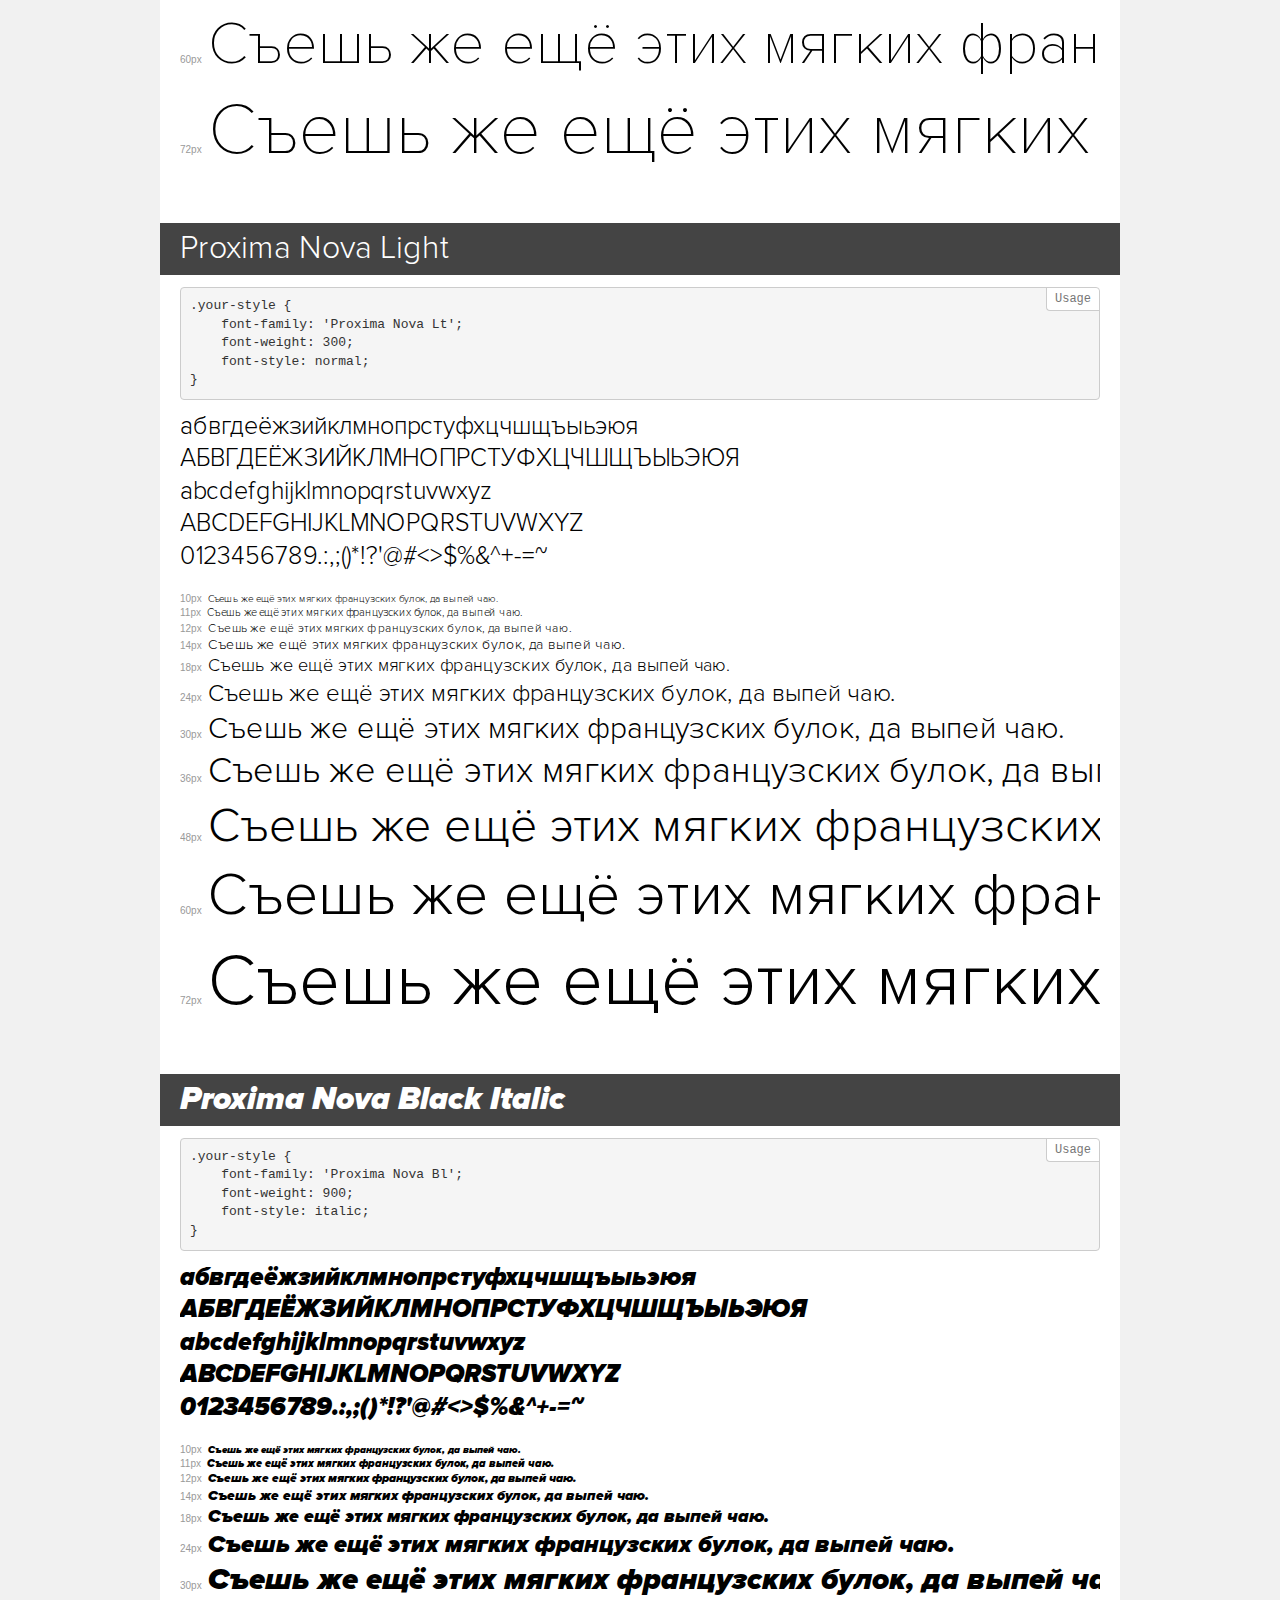
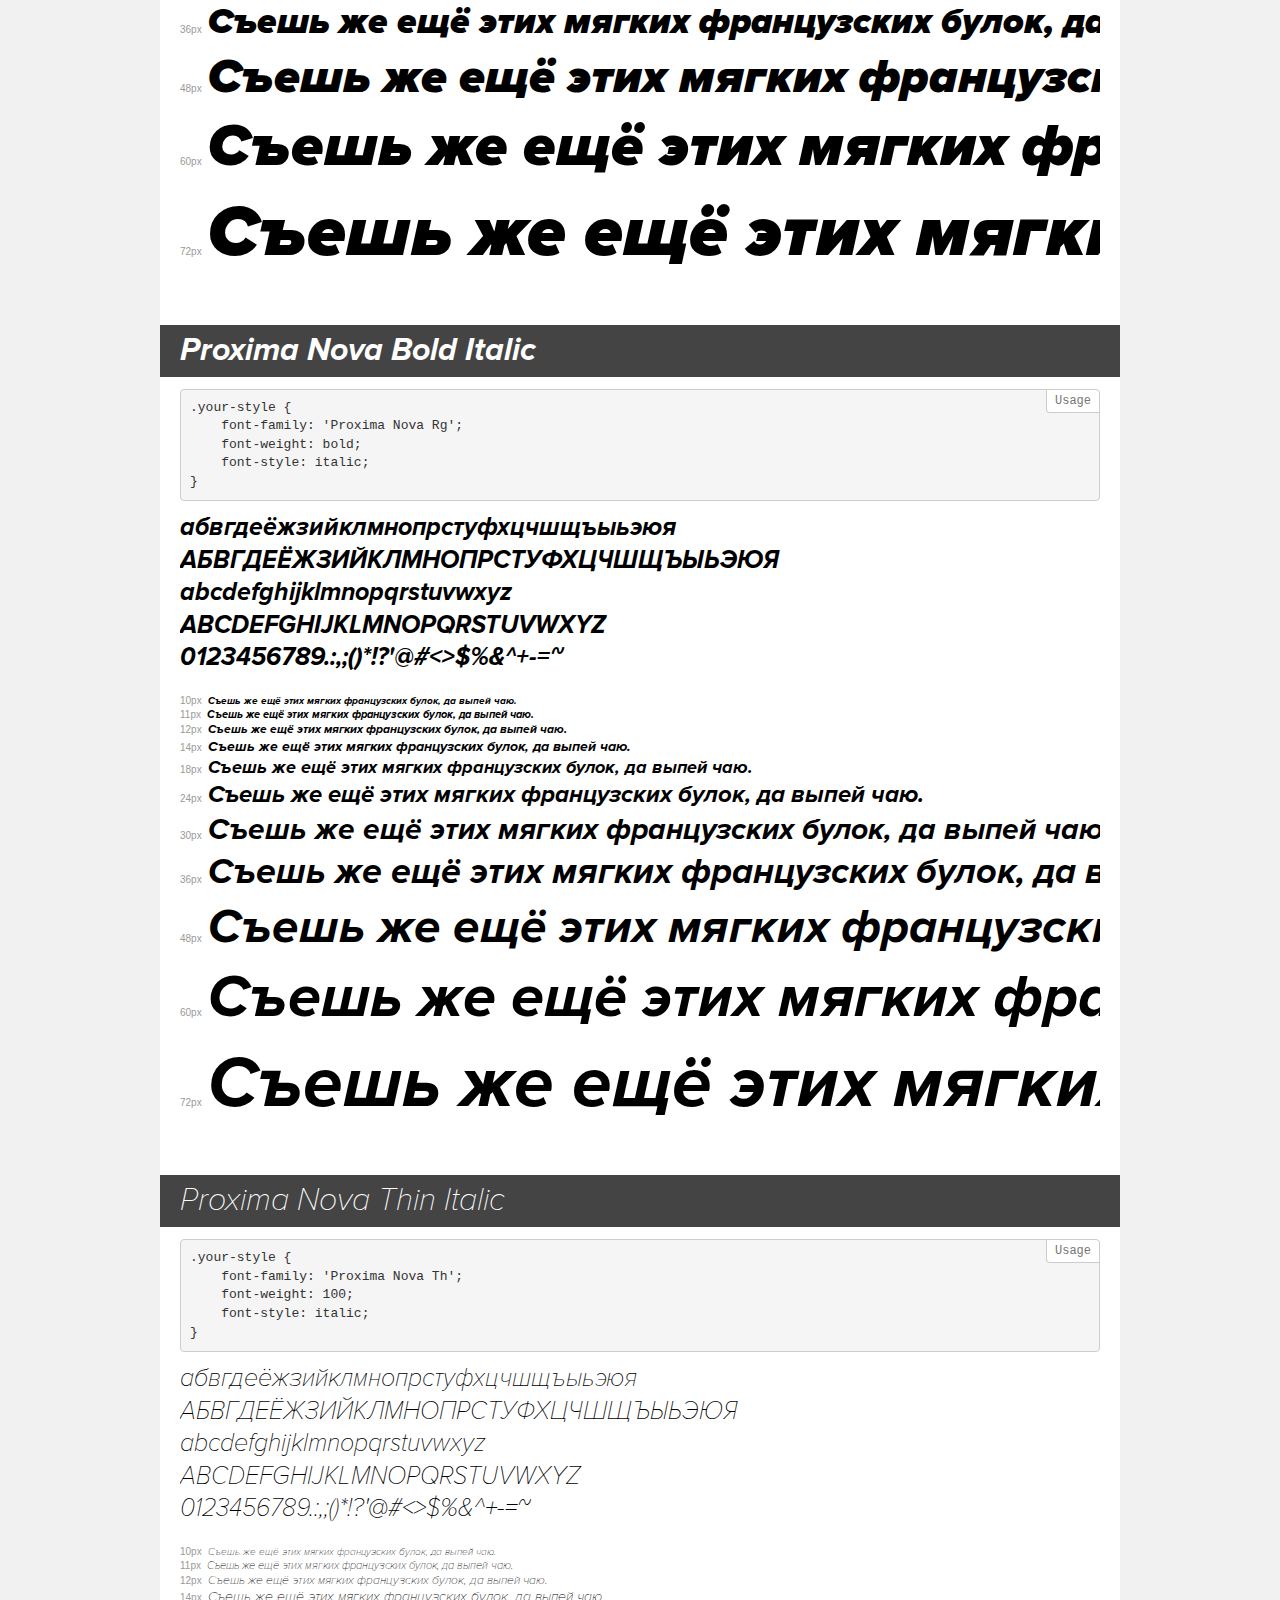
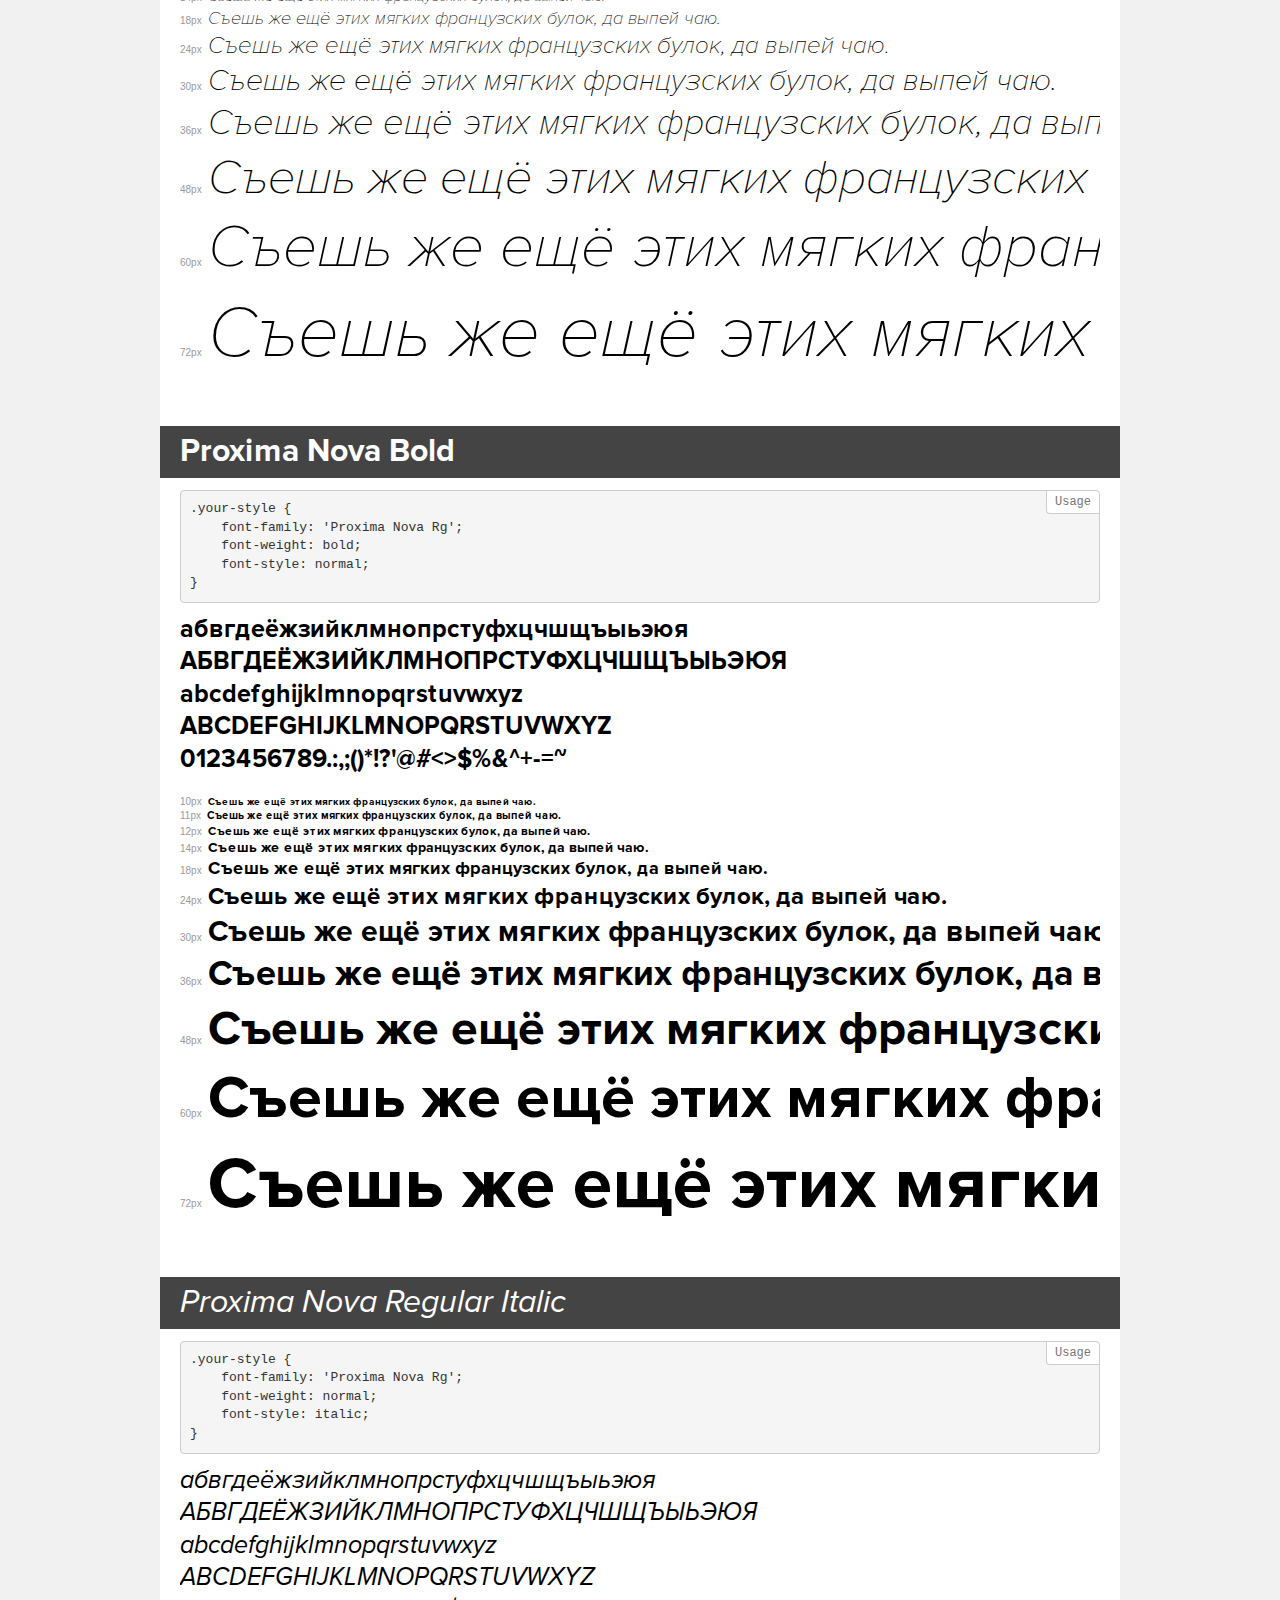
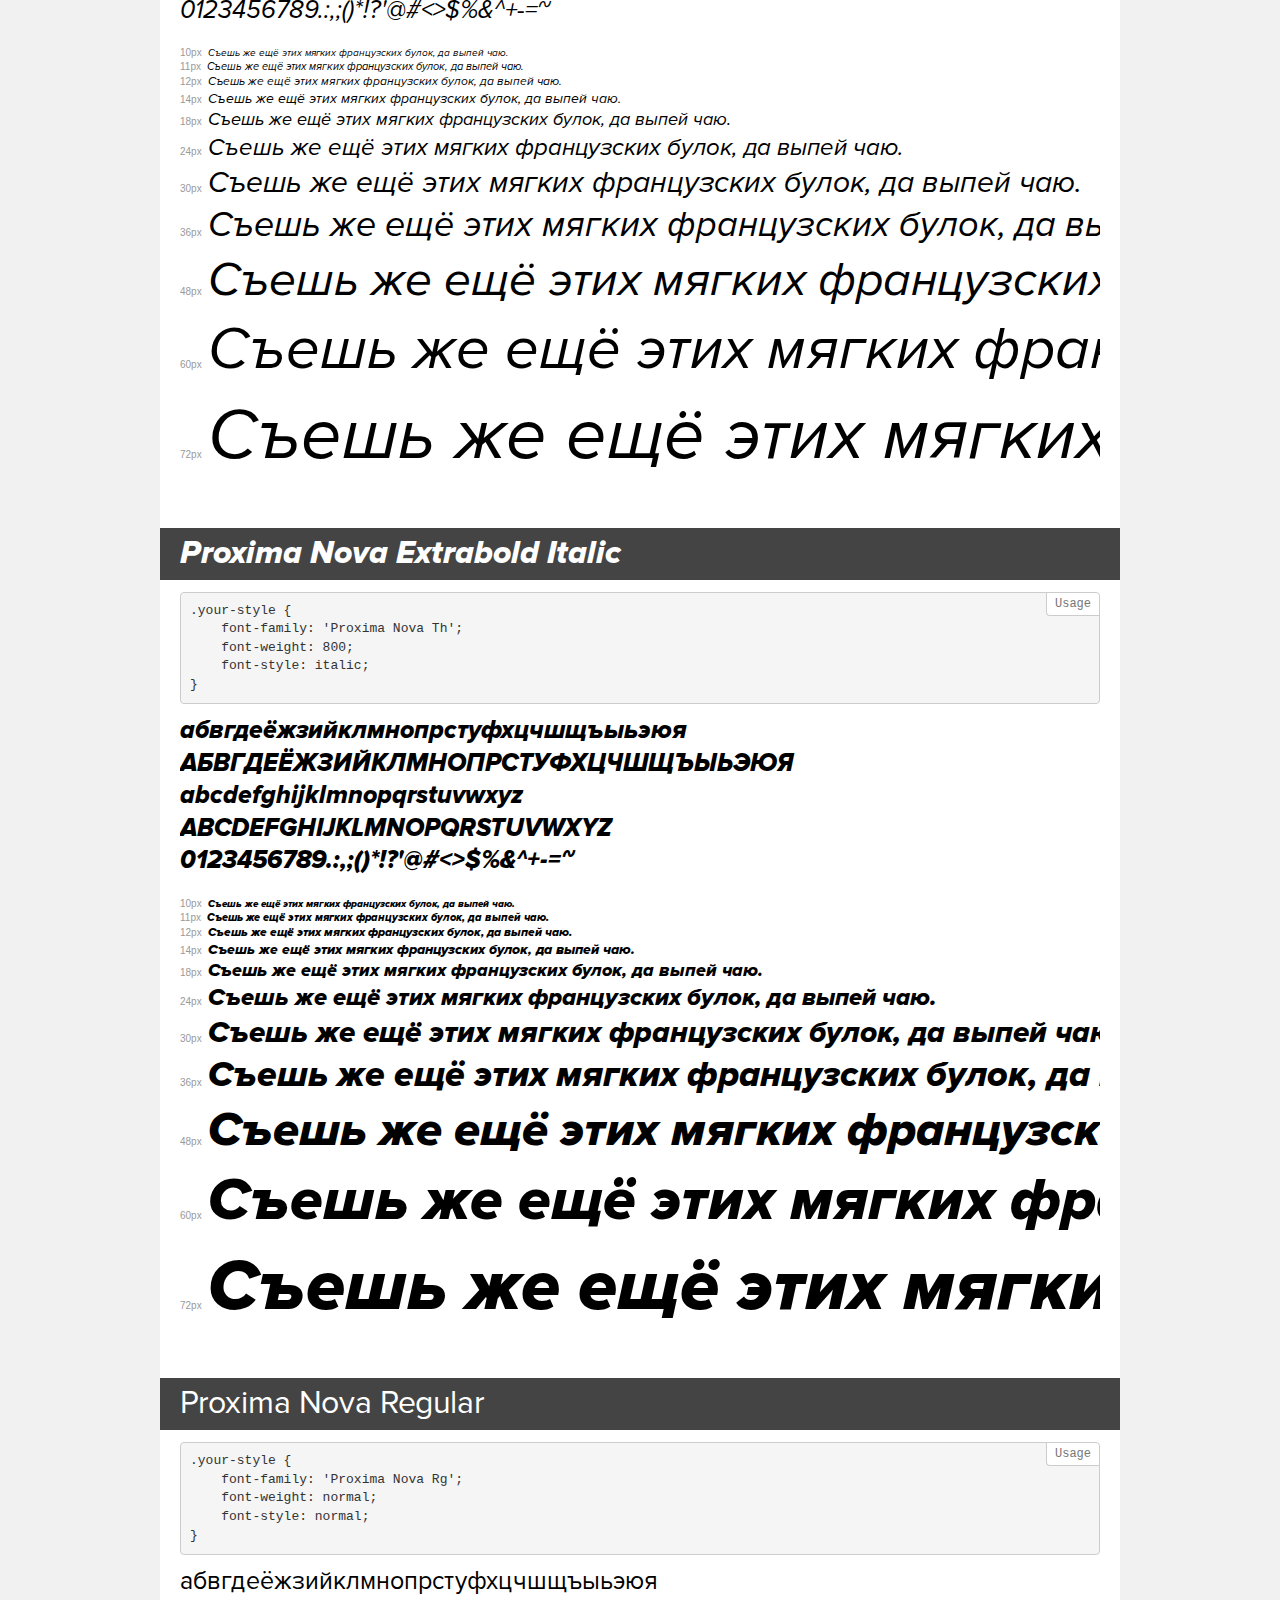
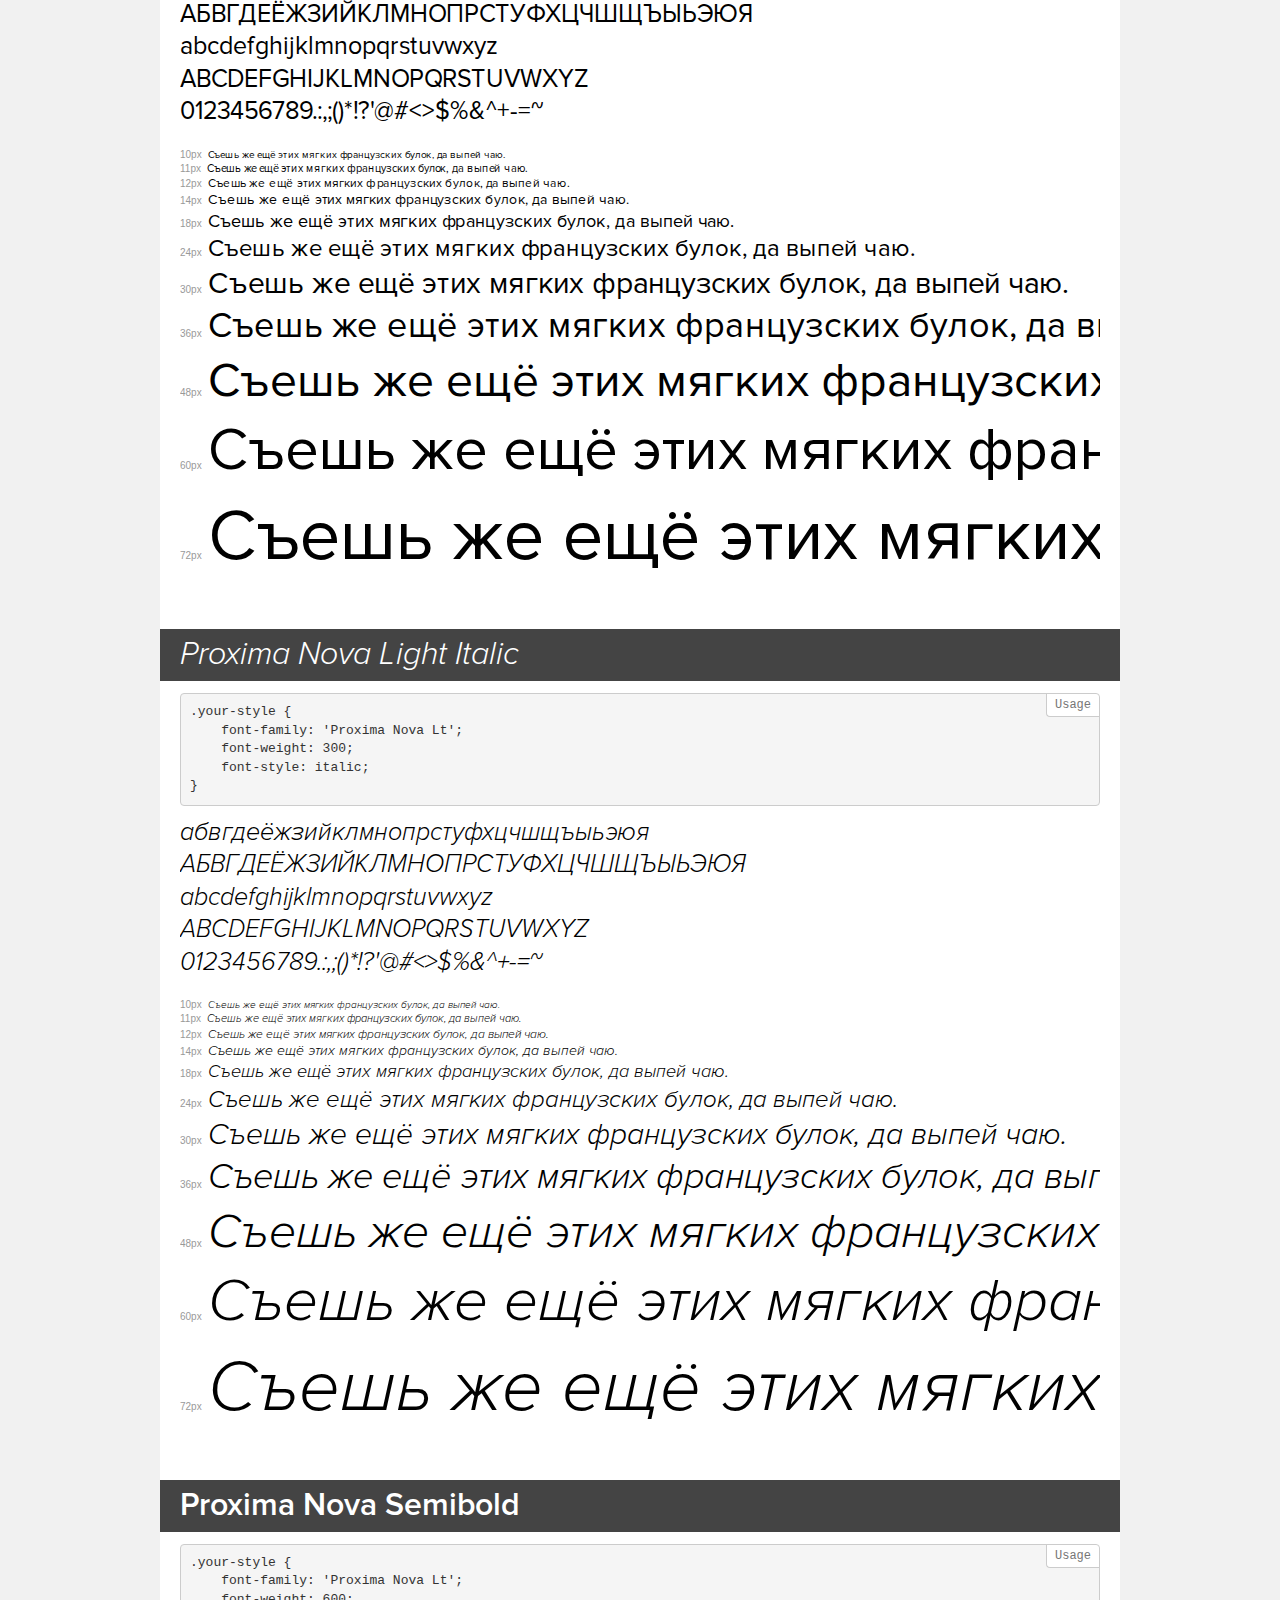
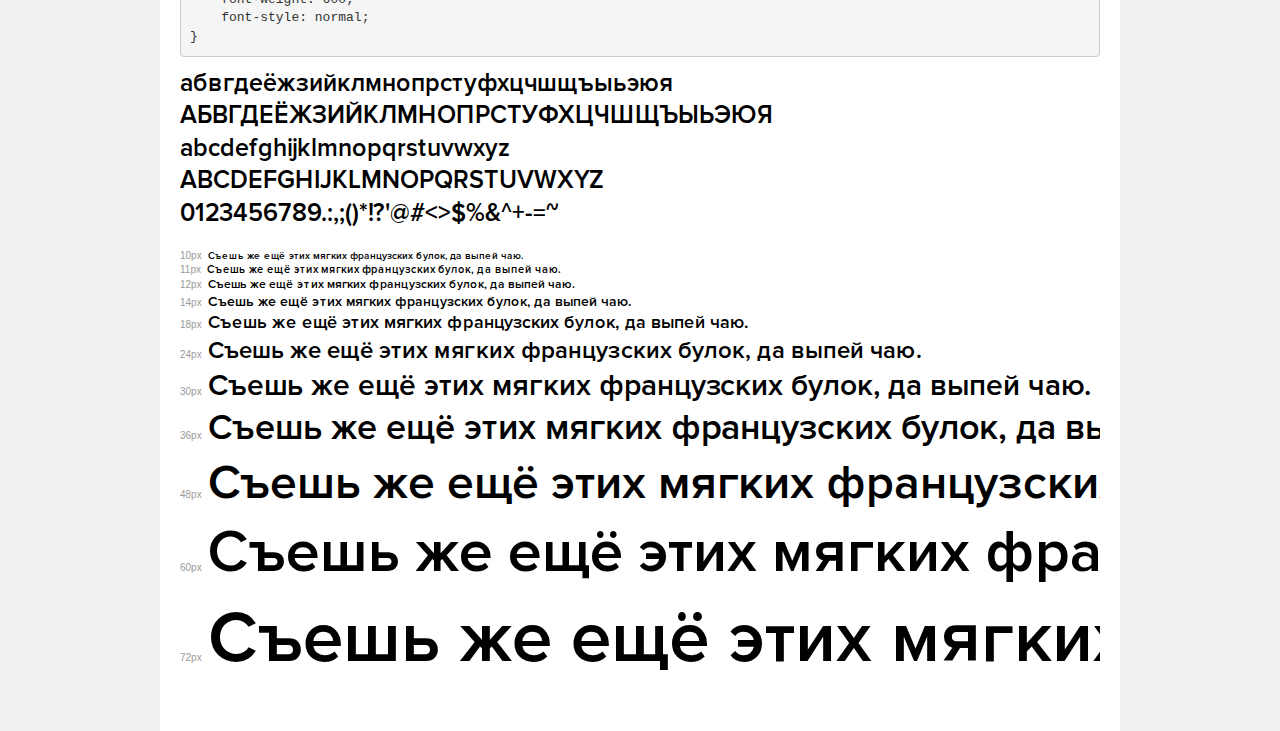
<file: assets/fonts/proxima_nova/demo.html>
<!DOCTYPE html>
<html>
<head>
    <meta charset="utf-8">
    <meta http-equiv="X-UA-Compatible" content="IE=edge">
    <meta name="viewport" content="width=device-width, initial-scale=1">
    <meta name="robots" content="noindex, noarchive">
    <meta name="format-detection" content="telephone=no">
    <title>Transfonter demo</title>
    <link href="stylesheet.css" rel="stylesheet">
    <style>
        /*
        http://meyerweb.com/eric/tools/css/reset/
        v2.0 | 20110126
        License: none (public domain)
        */
        html, body, div, span, applet, object, iframe,
        h1, h2, h3, h4, h5, h6, p, blockquote, pre,
        a, abbr, acronym, address, big, cite, code,
        del, dfn, em, img, ins, kbd, q, s, samp,
        small, strike, strong, sub, sup, tt, var,
        b, u, i, center,
        dl, dt, dd, ol, ul, li,
        fieldset, form, label, legend,
        table, caption, tbody, tfoot, thead, tr, th, td,
        article, aside, canvas, details, embed,
        figure, figcaption, footer, header, hgroup,
        menu, nav, output, ruby, section, summary,
        time, mark, audio, video {
            margin: 0;
            padding: 0;
            border: 0;
            font-size: 100%;
            font: inherit;
            vertical-align: baseline;
        }
        /* HTML5 display-role reset for older browsers */
        article, aside, details, figcaption, figure,
        footer, header, hgroup, menu, nav, section {
            display: block;
        }
        body {
            line-height: 1;
        }
        ol, ul {
            list-style: none;
        }
        blockquote, q {
            quotes: none;
        }
        blockquote:before, blockquote:after,
        q:before, q:after {
            content: '';
            content: none;
        }
        table {
            border-collapse: collapse;
            border-spacing: 0;
        }
        /* common styles */
        body {
            background: #f1f1f1;
            color: #000;
        }
        .page {
            background: #fff;
            width: 920px;
            margin: 0 auto;
            padding: 20px 20px 0 20px;
            overflow: hidden;
        }
        .font-container {
            overflow-x: auto;
            overflow-y: hidden;
            margin-bottom: 40px;
            line-height: 1.3;
            white-space: nowrap;
            padding-bottom: 5px;
        }
        h1 {
            position: relative;
            background: #444;
            font-size: 32px;
            color: #fff;
            padding: 10px 20px;
            margin: 0 -20px 12px -20px;
        }
        .letters {
            font-size: 25px;
            margin-bottom: 20px;
        }
        .s10:before {
            content: '10px';
        }
        .s11:before {
            content: '11px';
        }
        .s12:before {
            content: '12px';
        }
        .s14:before {
            content: '14px';
        }
        .s18:before {
            content: '18px';
        }
        .s24:before {
            content: '24px';
        }
        .s30:before {
            content: '30px';
        }
        .s36:before {
            content: '36px';
        }
        .s48:before {
            content: '48px';
        }
        .s60:before {
            content: '60px';
        }
        .s72:before {
            content: '72px';
        }
        .s10:before, .s11:before, .s12:before, .s14:before,
        .s18:before, .s24:before, .s30:before, .s36:before,
        .s48:before, .s60:before, .s72:before {
            font-family: Arial, sans-serif;
            font-size: 10px;
            font-weight: normal;
            font-style: normal;
            color: #999;
            padding-right: 6px;
        }
        pre {
            display: block;
            position: relative;
            padding: 9px;
            margin: 0 0 10px;
            font-family: Monaco, Menlo, Consolas, "Courier New", monospace !important;
            font-size: 13px;
            line-height: 1.428571429;
            color: #333;
            font-weight: normal !important;
            font-style: normal !important;
            background-color: #f5f5f5;
            border: 1px solid #ccc;
            overflow-x: auto;
            border-radius: 4px;
        }
        pre:after {
            display: block;
            position: absolute;
            right: 0;
            top: 0;
            content: 'Usage';
            line-height: 1;
            padding: 5px 8px;
            font-size: 12px;
            color: #767676;
            background-color: #fff;
            border: 1px solid #ccc;
            border-right: none;
            border-top: none;
            border-radius: 0 4px 0 4px;
            z-index: 10;
        }
        /* responsive */
        @media (max-width: 959px) {
            .page {
                width: auto;
                margin: 0;
            }
        }
    </style>
</head>
<body>
<div class="page">
    <div class="demo" style="font-family: 'Proxima Nova Bl'; font-weight: 900; font-style: normal;">
        <h1>Proxima Nova Black</h1>
        <pre>.your-style {
    font-family: 'Proxima Nova Bl';
    font-weight: 900;
    font-style: normal;
}</pre>
        <div class="font-container">
            <p class="letters">
                абвгдеёжзийклмнопрстуфхцчшщъыьэюя<br>
АБВГДЕЁЖЗИЙКЛМНОПРСТУФХЦЧШЩЪЫЬЭЮЯ<br>
abcdefghijklmnopqrstuvwxyz<br>
ABCDEFGHIJKLMNOPQRSTUVWXYZ<br>
                0123456789.:,;()*!?'@#<>$%&^+-=~
            </p>
            <p class="s10" style="font-size: 10px;">Съешь же ещё этих мягких французских булок, да выпей чаю.</p>
            <p class="s11" style="font-size: 11px;">Съешь же ещё этих мягких французских булок, да выпей чаю.</p>
            <p class="s12" style="font-size: 12px;">Съешь же ещё этих мягких французских булок, да выпей чаю.</p>
            <p class="s14" style="font-size: 14px;">Съешь же ещё этих мягких французских булок, да выпей чаю.</p>
            <p class="s18" style="font-size: 18px;">Съешь же ещё этих мягких французских булок, да выпей чаю.</p>
            <p class="s24" style="font-size: 24px;">Съешь же ещё этих мягких французских булок, да выпей чаю.</p>
            <p class="s30" style="font-size: 30px;">Съешь же ещё этих мягких французских булок, да выпей чаю.</p>
            <p class="s36" style="font-size: 36px;">Съешь же ещё этих мягких французских булок, да выпей чаю.</p>
            <p class="s48" style="font-size: 48px;">Съешь же ещё этих мягких французских булок, да выпей чаю.</p>
            <p class="s60" style="font-size: 60px;">Съешь же ещё этих мягких французских булок, да выпей чаю.</p>
            <p class="s72" style="font-size: 72px;">Съешь же ещё этих мягких французских булок, да выпей чаю.</p>
        </div>
    </div>
    <div class="demo" style="font-family: 'Proxima Nova Th'; font-weight: 800; font-style: normal;">
        <h1>Proxima Nova Extrabold</h1>
        <pre>.your-style {
    font-family: 'Proxima Nova Th';
    font-weight: 800;
    font-style: normal;
}</pre>
        <div class="font-container">
            <p class="letters">
                абвгдеёжзийклмнопрстуфхцчшщъыьэюя<br>
АБВГДЕЁЖЗИЙКЛМНОПРСТУФХЦЧШЩЪЫЬЭЮЯ<br>
abcdefghijklmnopqrstuvwxyz<br>
ABCDEFGHIJKLMNOPQRSTUVWXYZ<br>
                0123456789.:,;()*!?'@#<>$%&^+-=~
            </p>
            <p class="s10" style="font-size: 10px;">Съешь же ещё этих мягких французских булок, да выпей чаю.</p>
            <p class="s11" style="font-size: 11px;">Съешь же ещё этих мягких французских булок, да выпей чаю.</p>
            <p class="s12" style="font-size: 12px;">Съешь же ещё этих мягких французских булок, да выпей чаю.</p>
            <p class="s14" style="font-size: 14px;">Съешь же ещё этих мягких французских булок, да выпей чаю.</p>
            <p class="s18" style="font-size: 18px;">Съешь же ещё этих мягких французских булок, да выпей чаю.</p>
            <p class="s24" style="font-size: 24px;">Съешь же ещё этих мягких французских булок, да выпей чаю.</p>
            <p class="s30" style="font-size: 30px;">Съешь же ещё этих мягких французских булок, да выпей чаю.</p>
            <p class="s36" style="font-size: 36px;">Съешь же ещё этих мягких французских булок, да выпей чаю.</p>
            <p class="s48" style="font-size: 48px;">Съешь же ещё этих мягких французских булок, да выпей чаю.</p>
            <p class="s60" style="font-size: 60px;">Съешь же ещё этих мягких французских булок, да выпей чаю.</p>
            <p class="s72" style="font-size: 72px;">Съешь же ещё этих мягких французских булок, да выпей чаю.</p>
        </div>
    </div>
    <div class="demo" style="font-family: 'Proxima Nova Lt'; font-weight: 600; font-style: italic;">
        <h1>Proxima Nova Semibold Italic</h1>
        <pre>.your-style {
    font-family: 'Proxima Nova Lt';
    font-weight: 600;
    font-style: italic;
}</pre>
        <div class="font-container">
            <p class="letters">
                абвгдеёжзийклмнопрстуфхцчшщъыьэюя<br>
АБВГДЕЁЖЗИЙКЛМНОПРСТУФХЦЧШЩЪЫЬЭЮЯ<br>
abcdefghijklmnopqrstuvwxyz<br>
ABCDEFGHIJKLMNOPQRSTUVWXYZ<br>
                0123456789.:,;()*!?'@#<>$%&^+-=~
            </p>
            <p class="s10" style="font-size: 10px;">Съешь же ещё этих мягких французских булок, да выпей чаю.</p>
            <p class="s11" style="font-size: 11px;">Съешь же ещё этих мягких французских булок, да выпей чаю.</p>
            <p class="s12" style="font-size: 12px;">Съешь же ещё этих мягких французских булок, да выпей чаю.</p>
            <p class="s14" style="font-size: 14px;">Съешь же ещё этих мягких французских булок, да выпей чаю.</p>
            <p class="s18" style="font-size: 18px;">Съешь же ещё этих мягких французских булок, да выпей чаю.</p>
            <p class="s24" style="font-size: 24px;">Съешь же ещё этих мягких французских булок, да выпей чаю.</p>
            <p class="s30" style="font-size: 30px;">Съешь же ещё этих мягких французских булок, да выпей чаю.</p>
            <p class="s36" style="font-size: 36px;">Съешь же ещё этих мягких французских булок, да выпей чаю.</p>
            <p class="s48" style="font-size: 48px;">Съешь же ещё этих мягких французских булок, да выпей чаю.</p>
            <p class="s60" style="font-size: 60px;">Съешь же ещё этих мягких французских булок, да выпей чаю.</p>
            <p class="s72" style="font-size: 72px;">Съешь же ещё этих мягких французских булок, да выпей чаю.</p>
        </div>
    </div>
    <div class="demo" style="font-family: 'Proxima Nova Th'; font-weight: 100; font-style: normal;">
        <h1>Proxima Nova Thin</h1>
        <pre>.your-style {
    font-family: 'Proxima Nova Th';
    font-weight: 100;
    font-style: normal;
}</pre>
        <div class="font-container">
            <p class="letters">
                абвгдеёжзийклмнопрстуфхцчшщъыьэюя<br>
АБВГДЕЁЖЗИЙКЛМНОПРСТУФХЦЧШЩЪЫЬЭЮЯ<br>
abcdefghijklmnopqrstuvwxyz<br>
ABCDEFGHIJKLMNOPQRSTUVWXYZ<br>
                0123456789.:,;()*!?'@#<>$%&^+-=~
            </p>
            <p class="s10" style="font-size: 10px;">Съешь же ещё этих мягких французских булок, да выпей чаю.</p>
            <p class="s11" style="font-size: 11px;">Съешь же ещё этих мягких французских булок, да выпей чаю.</p>
            <p class="s12" style="font-size: 12px;">Съешь же ещё этих мягких французских булок, да выпей чаю.</p>
            <p class="s14" style="font-size: 14px;">Съешь же ещё этих мягких французских булок, да выпей чаю.</p>
            <p class="s18" style="font-size: 18px;">Съешь же ещё этих мягких французских булок, да выпей чаю.</p>
            <p class="s24" style="font-size: 24px;">Съешь же ещё этих мягких французских булок, да выпей чаю.</p>
            <p class="s30" style="font-size: 30px;">Съешь же ещё этих мягких французских булок, да выпей чаю.</p>
            <p class="s36" style="font-size: 36px;">Съешь же ещё этих мягких французских булок, да выпей чаю.</p>
            <p class="s48" style="font-size: 48px;">Съешь же ещё этих мягких французских булок, да выпей чаю.</p>
            <p class="s60" style="font-size: 60px;">Съешь же ещё этих мягких французских булок, да выпей чаю.</p>
            <p class="s72" style="font-size: 72px;">Съешь же ещё этих мягких французских булок, да выпей чаю.</p>
        </div>
    </div>
    <div class="demo" style="font-family: 'Proxima Nova Lt'; font-weight: 300; font-style: normal;">
        <h1>Proxima Nova Light</h1>
        <pre>.your-style {
    font-family: 'Proxima Nova Lt';
    font-weight: 300;
    font-style: normal;
}</pre>
        <div class="font-container">
            <p class="letters">
                абвгдеёжзийклмнопрстуфхцчшщъыьэюя<br>
АБВГДЕЁЖЗИЙКЛМНОПРСТУФХЦЧШЩЪЫЬЭЮЯ<br>
abcdefghijklmnopqrstuvwxyz<br>
ABCDEFGHIJKLMNOPQRSTUVWXYZ<br>
                0123456789.:,;()*!?'@#<>$%&^+-=~
            </p>
            <p class="s10" style="font-size: 10px;">Съешь же ещё этих мягких французских булок, да выпей чаю.</p>
            <p class="s11" style="font-size: 11px;">Съешь же ещё этих мягких французских булок, да выпей чаю.</p>
            <p class="s12" style="font-size: 12px;">Съешь же ещё этих мягких французских булок, да выпей чаю.</p>
            <p class="s14" style="font-size: 14px;">Съешь же ещё этих мягких французских булок, да выпей чаю.</p>
            <p class="s18" style="font-size: 18px;">Съешь же ещё этих мягких французских булок, да выпей чаю.</p>
            <p class="s24" style="font-size: 24px;">Съешь же ещё этих мягких французских булок, да выпей чаю.</p>
            <p class="s30" style="font-size: 30px;">Съешь же ещё этих мягких французских булок, да выпей чаю.</p>
            <p class="s36" style="font-size: 36px;">Съешь же ещё этих мягких французских булок, да выпей чаю.</p>
            <p class="s48" style="font-size: 48px;">Съешь же ещё этих мягких французских булок, да выпей чаю.</p>
            <p class="s60" style="font-size: 60px;">Съешь же ещё этих мягких французских булок, да выпей чаю.</p>
            <p class="s72" style="font-size: 72px;">Съешь же ещё этих мягких французских булок, да выпей чаю.</p>
        </div>
    </div>
    <div class="demo" style="font-family: 'Proxima Nova Bl'; font-weight: 900; font-style: italic;">
        <h1>Proxima Nova Black Italic</h1>
        <pre>.your-style {
    font-family: 'Proxima Nova Bl';
    font-weight: 900;
    font-style: italic;
}</pre>
        <div class="font-container">
            <p class="letters">
                абвгдеёжзийклмнопрстуфхцчшщъыьэюя<br>
АБВГДЕЁЖЗИЙКЛМНОПРСТУФХЦЧШЩЪЫЬЭЮЯ<br>
abcdefghijklmnopqrstuvwxyz<br>
ABCDEFGHIJKLMNOPQRSTUVWXYZ<br>
                0123456789.:,;()*!?'@#<>$%&^+-=~
            </p>
            <p class="s10" style="font-size: 10px;">Съешь же ещё этих мягких французских булок, да выпей чаю.</p>
            <p class="s11" style="font-size: 11px;">Съешь же ещё этих мягких французских булок, да выпей чаю.</p>
            <p class="s12" style="font-size: 12px;">Съешь же ещё этих мягких французских булок, да выпей чаю.</p>
            <p class="s14" style="font-size: 14px;">Съешь же ещё этих мягких французских булок, да выпей чаю.</p>
            <p class="s18" style="font-size: 18px;">Съешь же ещё этих мягких французских булок, да выпей чаю.</p>
            <p class="s24" style="font-size: 24px;">Съешь же ещё этих мягких французских булок, да выпей чаю.</p>
            <p class="s30" style="font-size: 30px;">Съешь же ещё этих мягких французских булок, да выпей чаю.</p>
            <p class="s36" style="font-size: 36px;">Съешь же ещё этих мягких французских булок, да выпей чаю.</p>
            <p class="s48" style="font-size: 48px;">Съешь же ещё этих мягких французских булок, да выпей чаю.</p>
            <p class="s60" style="font-size: 60px;">Съешь же ещё этих мягких французских булок, да выпей чаю.</p>
            <p class="s72" style="font-size: 72px;">Съешь же ещё этих мягких французских булок, да выпей чаю.</p>
        </div>
    </div>
    <div class="demo" style="font-family: 'Proxima Nova Rg'; font-weight: bold; font-style: italic;">
        <h1>Proxima Nova Bold Italic</h1>
        <pre>.your-style {
    font-family: 'Proxima Nova Rg';
    font-weight: bold;
    font-style: italic;
}</pre>
        <div class="font-container">
            <p class="letters">
                абвгдеёжзийклмнопрстуфхцчшщъыьэюя<br>
АБВГДЕЁЖЗИЙКЛМНОПРСТУФХЦЧШЩЪЫЬЭЮЯ<br>
abcdefghijklmnopqrstuvwxyz<br>
ABCDEFGHIJKLMNOPQRSTUVWXYZ<br>
                0123456789.:,;()*!?'@#<>$%&^+-=~
            </p>
            <p class="s10" style="font-size: 10px;">Съешь же ещё этих мягких французских булок, да выпей чаю.</p>
            <p class="s11" style="font-size: 11px;">Съешь же ещё этих мягких французских булок, да выпей чаю.</p>
            <p class="s12" style="font-size: 12px;">Съешь же ещё этих мягких французских булок, да выпей чаю.</p>
            <p class="s14" style="font-size: 14px;">Съешь же ещё этих мягких французских булок, да выпей чаю.</p>
            <p class="s18" style="font-size: 18px;">Съешь же ещё этих мягких французских булок, да выпей чаю.</p>
            <p class="s24" style="font-size: 24px;">Съешь же ещё этих мягких французских булок, да выпей чаю.</p>
            <p class="s30" style="font-size: 30px;">Съешь же ещё этих мягких французских булок, да выпей чаю.</p>
            <p class="s36" style="font-size: 36px;">Съешь же ещё этих мягких французских булок, да выпей чаю.</p>
            <p class="s48" style="font-size: 48px;">Съешь же ещё этих мягких французских булок, да выпей чаю.</p>
            <p class="s60" style="font-size: 60px;">Съешь же ещё этих мягких французских булок, да выпей чаю.</p>
            <p class="s72" style="font-size: 72px;">Съешь же ещё этих мягких французских булок, да выпей чаю.</p>
        </div>
    </div>
    <div class="demo" style="font-family: 'Proxima Nova Th'; font-weight: 100; font-style: italic;">
        <h1>Proxima Nova Thin Italic</h1>
        <pre>.your-style {
    font-family: 'Proxima Nova Th';
    font-weight: 100;
    font-style: italic;
}</pre>
        <div class="font-container">
            <p class="letters">
                абвгдеёжзийклмнопрстуфхцчшщъыьэюя<br>
АБВГДЕЁЖЗИЙКЛМНОПРСТУФХЦЧШЩЪЫЬЭЮЯ<br>
abcdefghijklmnopqrstuvwxyz<br>
ABCDEFGHIJKLMNOPQRSTUVWXYZ<br>
                0123456789.:,;()*!?'@#<>$%&^+-=~
            </p>
            <p class="s10" style="font-size: 10px;">Съешь же ещё этих мягких французских булок, да выпей чаю.</p>
            <p class="s11" style="font-size: 11px;">Съешь же ещё этих мягких французских булок, да выпей чаю.</p>
            <p class="s12" style="font-size: 12px;">Съешь же ещё этих мягких французских булок, да выпей чаю.</p>
            <p class="s14" style="font-size: 14px;">Съешь же ещё этих мягких французских булок, да выпей чаю.</p>
            <p class="s18" style="font-size: 18px;">Съешь же ещё этих мягких французских булок, да выпей чаю.</p>
            <p class="s24" style="font-size: 24px;">Съешь же ещё этих мягких французских булок, да выпей чаю.</p>
            <p class="s30" style="font-size: 30px;">Съешь же ещё этих мягких французских булок, да выпей чаю.</p>
            <p class="s36" style="font-size: 36px;">Съешь же ещё этих мягких французских булок, да выпей чаю.</p>
            <p class="s48" style="font-size: 48px;">Съешь же ещё этих мягких французских булок, да выпей чаю.</p>
            <p class="s60" style="font-size: 60px;">Съешь же ещё этих мягких французских булок, да выпей чаю.</p>
            <p class="s72" style="font-size: 72px;">Съешь же ещё этих мягких французских булок, да выпей чаю.</p>
        </div>
    </div>
    <div class="demo" style="font-family: 'Proxima Nova Rg'; font-weight: bold; font-style: normal;">
        <h1>Proxima Nova Bold</h1>
        <pre>.your-style {
    font-family: 'Proxima Nova Rg';
    font-weight: bold;
    font-style: normal;
}</pre>
        <div class="font-container">
            <p class="letters">
                абвгдеёжзийклмнопрстуфхцчшщъыьэюя<br>
АБВГДЕЁЖЗИЙКЛМНОПРСТУФХЦЧШЩЪЫЬЭЮЯ<br>
abcdefghijklmnopqrstuvwxyz<br>
ABCDEFGHIJKLMNOPQRSTUVWXYZ<br>
                0123456789.:,;()*!?'@#<>$%&^+-=~
            </p>
            <p class="s10" style="font-size: 10px;">Съешь же ещё этих мягких французских булок, да выпей чаю.</p>
            <p class="s11" style="font-size: 11px;">Съешь же ещё этих мягких французских булок, да выпей чаю.</p>
            <p class="s12" style="font-size: 12px;">Съешь же ещё этих мягких французских булок, да выпей чаю.</p>
            <p class="s14" style="font-size: 14px;">Съешь же ещё этих мягких французских булок, да выпей чаю.</p>
            <p class="s18" style="font-size: 18px;">Съешь же ещё этих мягких французских булок, да выпей чаю.</p>
            <p class="s24" style="font-size: 24px;">Съешь же ещё этих мягких французских булок, да выпей чаю.</p>
            <p class="s30" style="font-size: 30px;">Съешь же ещё этих мягких французских булок, да выпей чаю.</p>
            <p class="s36" style="font-size: 36px;">Съешь же ещё этих мягких французских булок, да выпей чаю.</p>
            <p class="s48" style="font-size: 48px;">Съешь же ещё этих мягких французских булок, да выпей чаю.</p>
            <p class="s60" style="font-size: 60px;">Съешь же ещё этих мягких французских булок, да выпей чаю.</p>
            <p class="s72" style="font-size: 72px;">Съешь же ещё этих мягких французских булок, да выпей чаю.</p>
        </div>
    </div>
    <div class="demo" style="font-family: 'Proxima Nova Rg'; font-weight: normal; font-style: italic;">
        <h1>Proxima Nova Regular Italic</h1>
        <pre>.your-style {
    font-family: 'Proxima Nova Rg';
    font-weight: normal;
    font-style: italic;
}</pre>
        <div class="font-container">
            <p class="letters">
                абвгдеёжзийклмнопрстуфхцчшщъыьэюя<br>
АБВГДЕЁЖЗИЙКЛМНОПРСТУФХЦЧШЩЪЫЬЭЮЯ<br>
abcdefghijklmnopqrstuvwxyz<br>
ABCDEFGHIJKLMNOPQRSTUVWXYZ<br>
                0123456789.:,;()*!?'@#<>$%&^+-=~
            </p>
            <p class="s10" style="font-size: 10px;">Съешь же ещё этих мягких французских булок, да выпей чаю.</p>
            <p class="s11" style="font-size: 11px;">Съешь же ещё этих мягких французских булок, да выпей чаю.</p>
            <p class="s12" style="font-size: 12px;">Съешь же ещё этих мягких французских булок, да выпей чаю.</p>
            <p class="s14" style="font-size: 14px;">Съешь же ещё этих мягких французских булок, да выпей чаю.</p>
            <p class="s18" style="font-size: 18px;">Съешь же ещё этих мягких французских булок, да выпей чаю.</p>
            <p class="s24" style="font-size: 24px;">Съешь же ещё этих мягких французских булок, да выпей чаю.</p>
            <p class="s30" style="font-size: 30px;">Съешь же ещё этих мягких французских булок, да выпей чаю.</p>
            <p class="s36" style="font-size: 36px;">Съешь же ещё этих мягких французских булок, да выпей чаю.</p>
            <p class="s48" style="font-size: 48px;">Съешь же ещё этих мягких французских булок, да выпей чаю.</p>
            <p class="s60" style="font-size: 60px;">Съешь же ещё этих мягких французских булок, да выпей чаю.</p>
            <p class="s72" style="font-size: 72px;">Съешь же ещё этих мягких французских булок, да выпей чаю.</p>
        </div>
    </div>
    <div class="demo" style="font-family: 'Proxima Nova Th'; font-weight: 800; font-style: italic;">
        <h1>Proxima Nova Extrabold Italic</h1>
        <pre>.your-style {
    font-family: 'Proxima Nova Th';
    font-weight: 800;
    font-style: italic;
}</pre>
        <div class="font-container">
            <p class="letters">
                абвгдеёжзийклмнопрстуфхцчшщъыьэюя<br>
АБВГДЕЁЖЗИЙКЛМНОПРСТУФХЦЧШЩЪЫЬЭЮЯ<br>
abcdefghijklmnopqrstuvwxyz<br>
ABCDEFGHIJKLMNOPQRSTUVWXYZ<br>
                0123456789.:,;()*!?'@#<>$%&^+-=~
            </p>
            <p class="s10" style="font-size: 10px;">Съешь же ещё этих мягких французских булок, да выпей чаю.</p>
            <p class="s11" style="font-size: 11px;">Съешь же ещё этих мягких французских булок, да выпей чаю.</p>
            <p class="s12" style="font-size: 12px;">Съешь же ещё этих мягких французских булок, да выпей чаю.</p>
            <p class="s14" style="font-size: 14px;">Съешь же ещё этих мягких французских булок, да выпей чаю.</p>
            <p class="s18" style="font-size: 18px;">Съешь же ещё этих мягких французских булок, да выпей чаю.</p>
            <p class="s24" style="font-size: 24px;">Съешь же ещё этих мягких французских булок, да выпей чаю.</p>
            <p class="s30" style="font-size: 30px;">Съешь же ещё этих мягких французских булок, да выпей чаю.</p>
            <p class="s36" style="font-size: 36px;">Съешь же ещё этих мягких французских булок, да выпей чаю.</p>
            <p class="s48" style="font-size: 48px;">Съешь же ещё этих мягких французских булок, да выпей чаю.</p>
            <p class="s60" style="font-size: 60px;">Съешь же ещё этих мягких французских булок, да выпей чаю.</p>
            <p class="s72" style="font-size: 72px;">Съешь же ещё этих мягких французских булок, да выпей чаю.</p>
        </div>
    </div>
    <div class="demo" style="font-family: 'Proxima Nova Rg'; font-weight: normal; font-style: normal;">
        <h1>Proxima Nova Regular</h1>
        <pre>.your-style {
    font-family: 'Proxima Nova Rg';
    font-weight: normal;
    font-style: normal;
}</pre>
        <div class="font-container">
            <p class="letters">
                абвгдеёжзийклмнопрстуфхцчшщъыьэюя<br>
АБВГДЕЁЖЗИЙКЛМНОПРСТУФХЦЧШЩЪЫЬЭЮЯ<br>
abcdefghijklmnopqrstuvwxyz<br>
ABCDEFGHIJKLMNOPQRSTUVWXYZ<br>
                0123456789.:,;()*!?'@#<>$%&^+-=~
            </p>
            <p class="s10" style="font-size: 10px;">Съешь же ещё этих мягких французских булок, да выпей чаю.</p>
            <p class="s11" style="font-size: 11px;">Съешь же ещё этих мягких французских булок, да выпей чаю.</p>
            <p class="s12" style="font-size: 12px;">Съешь же ещё этих мягких французских булок, да выпей чаю.</p>
            <p class="s14" style="font-size: 14px;">Съешь же ещё этих мягких французских булок, да выпей чаю.</p>
            <p class="s18" style="font-size: 18px;">Съешь же ещё этих мягких французских булок, да выпей чаю.</p>
            <p class="s24" style="font-size: 24px;">Съешь же ещё этих мягких французских булок, да выпей чаю.</p>
            <p class="s30" style="font-size: 30px;">Съешь же ещё этих мягких французских булок, да выпей чаю.</p>
            <p class="s36" style="font-size: 36px;">Съешь же ещё этих мягких французских булок, да выпей чаю.</p>
            <p class="s48" style="font-size: 48px;">Съешь же ещё этих мягких французских булок, да выпей чаю.</p>
            <p class="s60" style="font-size: 60px;">Съешь же ещё этих мягких французских булок, да выпей чаю.</p>
            <p class="s72" style="font-size: 72px;">Съешь же ещё этих мягких французских булок, да выпей чаю.</p>
        </div>
    </div>
    <div class="demo" style="font-family: 'Proxima Nova Lt'; font-weight: 300; font-style: italic;">
        <h1>Proxima Nova Light Italic</h1>
        <pre>.your-style {
    font-family: 'Proxima Nova Lt';
    font-weight: 300;
    font-style: italic;
}</pre>
        <div class="font-container">
            <p class="letters">
                абвгдеёжзийклмнопрстуфхцчшщъыьэюя<br>
АБВГДЕЁЖЗИЙКЛМНОПРСТУФХЦЧШЩЪЫЬЭЮЯ<br>
abcdefghijklmnopqrstuvwxyz<br>
ABCDEFGHIJKLMNOPQRSTUVWXYZ<br>
                0123456789.:,;()*!?'@#<>$%&^+-=~
            </p>
            <p class="s10" style="font-size: 10px;">Съешь же ещё этих мягких французских булок, да выпей чаю.</p>
            <p class="s11" style="font-size: 11px;">Съешь же ещё этих мягких французских булок, да выпей чаю.</p>
            <p class="s12" style="font-size: 12px;">Съешь же ещё этих мягких французских булок, да выпей чаю.</p>
            <p class="s14" style="font-size: 14px;">Съешь же ещё этих мягких французских булок, да выпей чаю.</p>
            <p class="s18" style="font-size: 18px;">Съешь же ещё этих мягких французских булок, да выпей чаю.</p>
            <p class="s24" style="font-size: 24px;">Съешь же ещё этих мягких французских булок, да выпей чаю.</p>
            <p class="s30" style="font-size: 30px;">Съешь же ещё этих мягких французских булок, да выпей чаю.</p>
            <p class="s36" style="font-size: 36px;">Съешь же ещё этих мягких французских булок, да выпей чаю.</p>
            <p class="s48" style="font-size: 48px;">Съешь же ещё этих мягких французских булок, да выпей чаю.</p>
            <p class="s60" style="font-size: 60px;">Съешь же ещё этих мягких французских булок, да выпей чаю.</p>
            <p class="s72" style="font-size: 72px;">Съешь же ещё этих мягких французских булок, да выпей чаю.</p>
        </div>
    </div>
    <div class="demo" style="font-family: 'Proxima Nova Lt'; font-weight: 600; font-style: normal;">
        <h1>Proxima Nova Semibold</h1>
        <pre>.your-style {
    font-family: 'Proxima Nova Lt';
    font-weight: 600;
    font-style: normal;
}</pre>
        <div class="font-container">
            <p class="letters">
                абвгдеёжзийклмнопрстуфхцчшщъыьэюя<br>
АБВГДЕЁЖЗИЙКЛМНОПРСТУФХЦЧШЩЪЫЬЭЮЯ<br>
abcdefghijklmnopqrstuvwxyz<br>
ABCDEFGHIJKLMNOPQRSTUVWXYZ<br>
                0123456789.:,;()*!?'@#<>$%&^+-=~
            </p>
            <p class="s10" style="font-size: 10px;">Съешь же ещё этих мягких французских булок, да выпей чаю.</p>
            <p class="s11" style="font-size: 11px;">Съешь же ещё этих мягких французских булок, да выпей чаю.</p>
            <p class="s12" style="font-size: 12px;">Съешь же ещё этих мягких французских булок, да выпей чаю.</p>
            <p class="s14" style="font-size: 14px;">Съешь же ещё этих мягких французских булок, да выпей чаю.</p>
            <p class="s18" style="font-size: 18px;">Съешь же ещё этих мягких французских булок, да выпей чаю.</p>
            <p class="s24" style="font-size: 24px;">Съешь же ещё этих мягких французских булок, да выпей чаю.</p>
            <p class="s30" style="font-size: 30px;">Съешь же ещё этих мягких французских булок, да выпей чаю.</p>
            <p class="s36" style="font-size: 36px;">Съешь же ещё этих мягких французских булок, да выпей чаю.</p>
            <p class="s48" style="font-size: 48px;">Съешь же ещё этих мягких французских булок, да выпей чаю.</p>
            <p class="s60" style="font-size: 60px;">Съешь же ещё этих мягких французских булок, да выпей чаю.</p>
            <p class="s72" style="font-size: 72px;">Съешь же ещё этих мягких французских булок, да выпей чаю.</p>
        </div>
    </div>
</div>
</body>
</html>
</file>
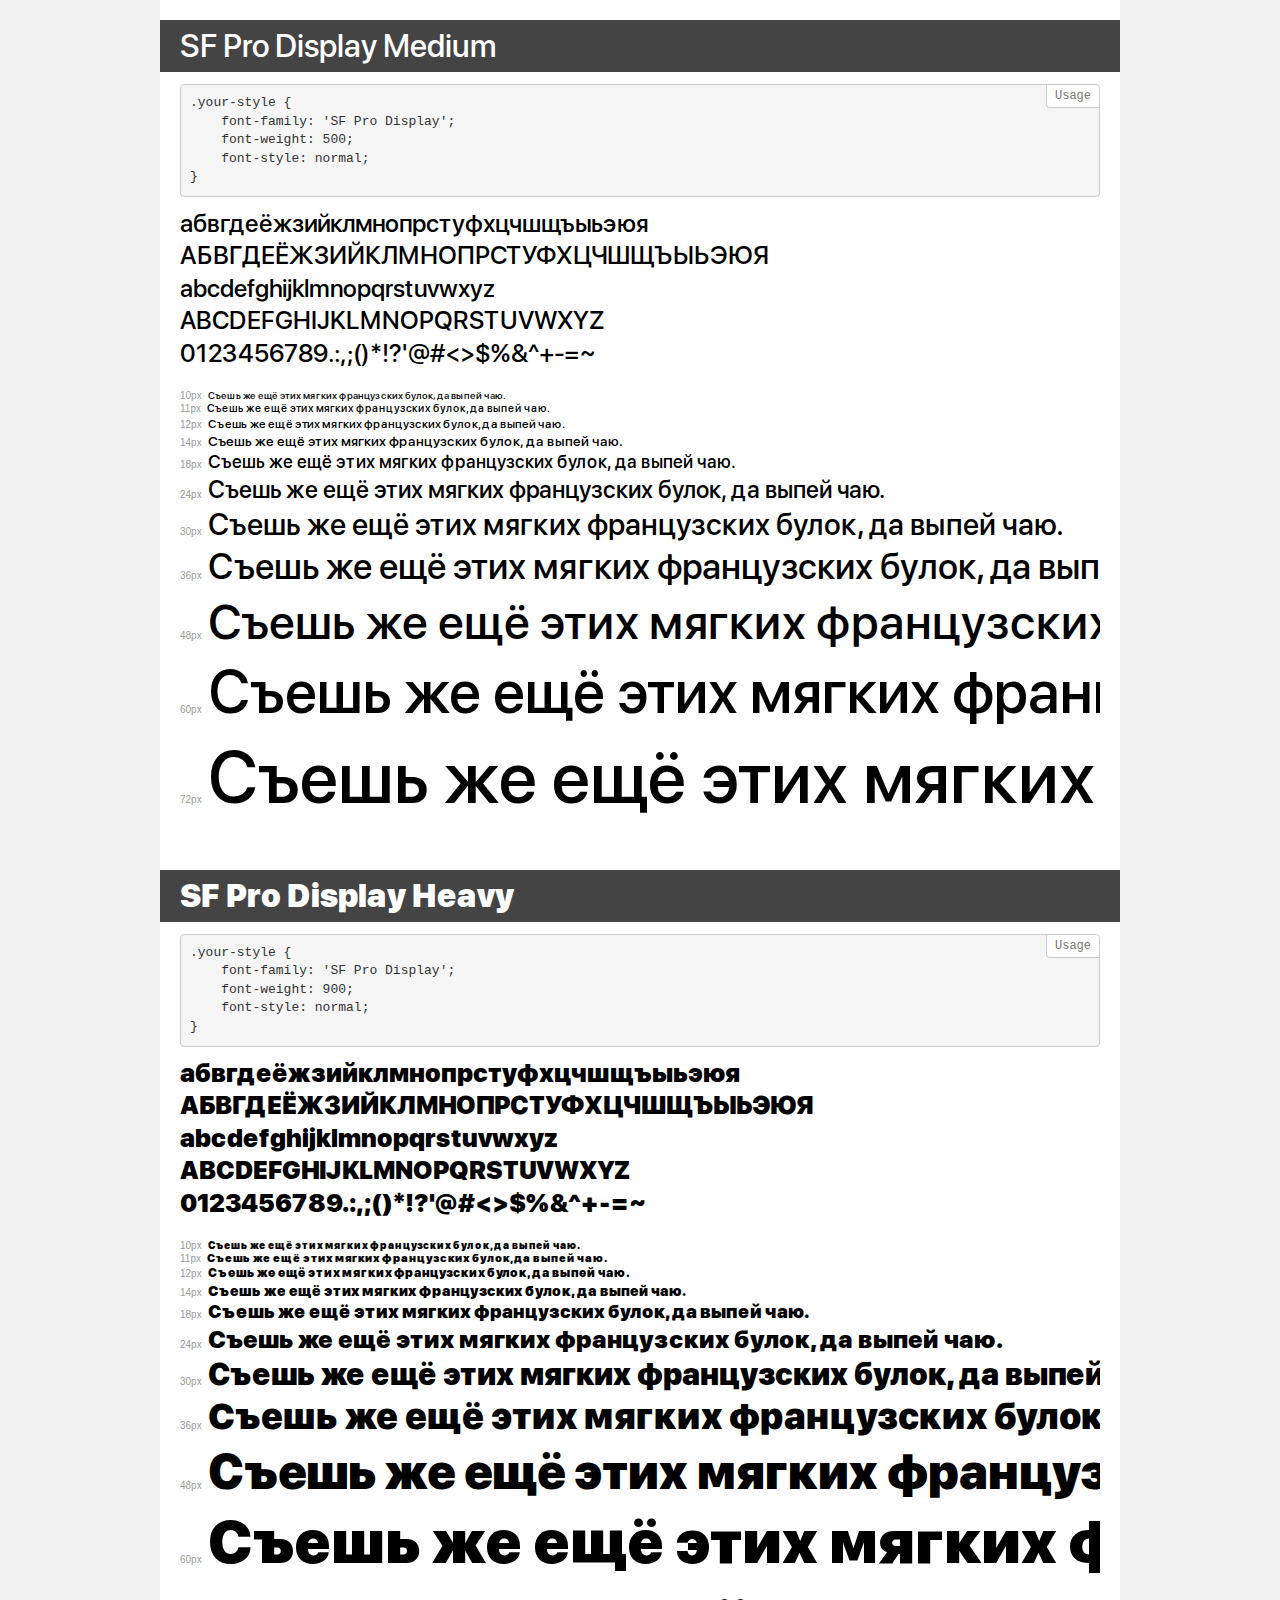
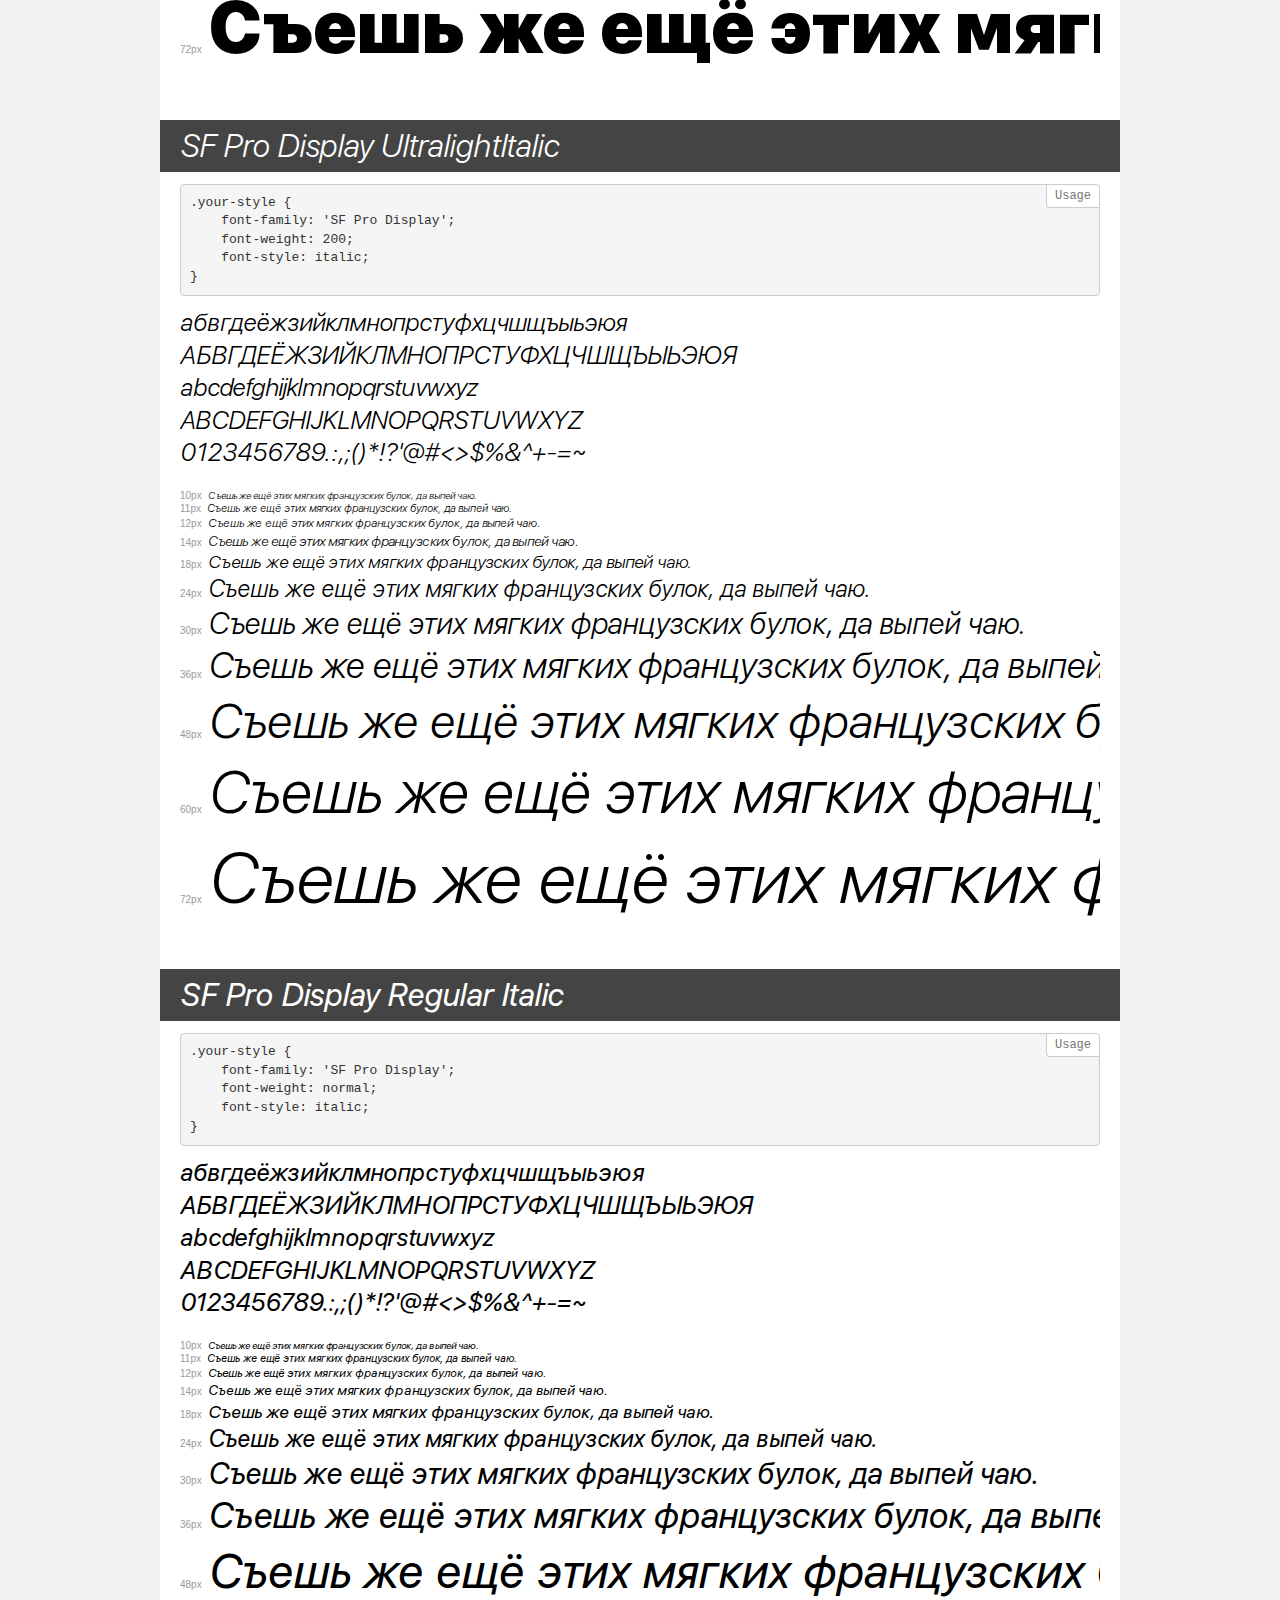
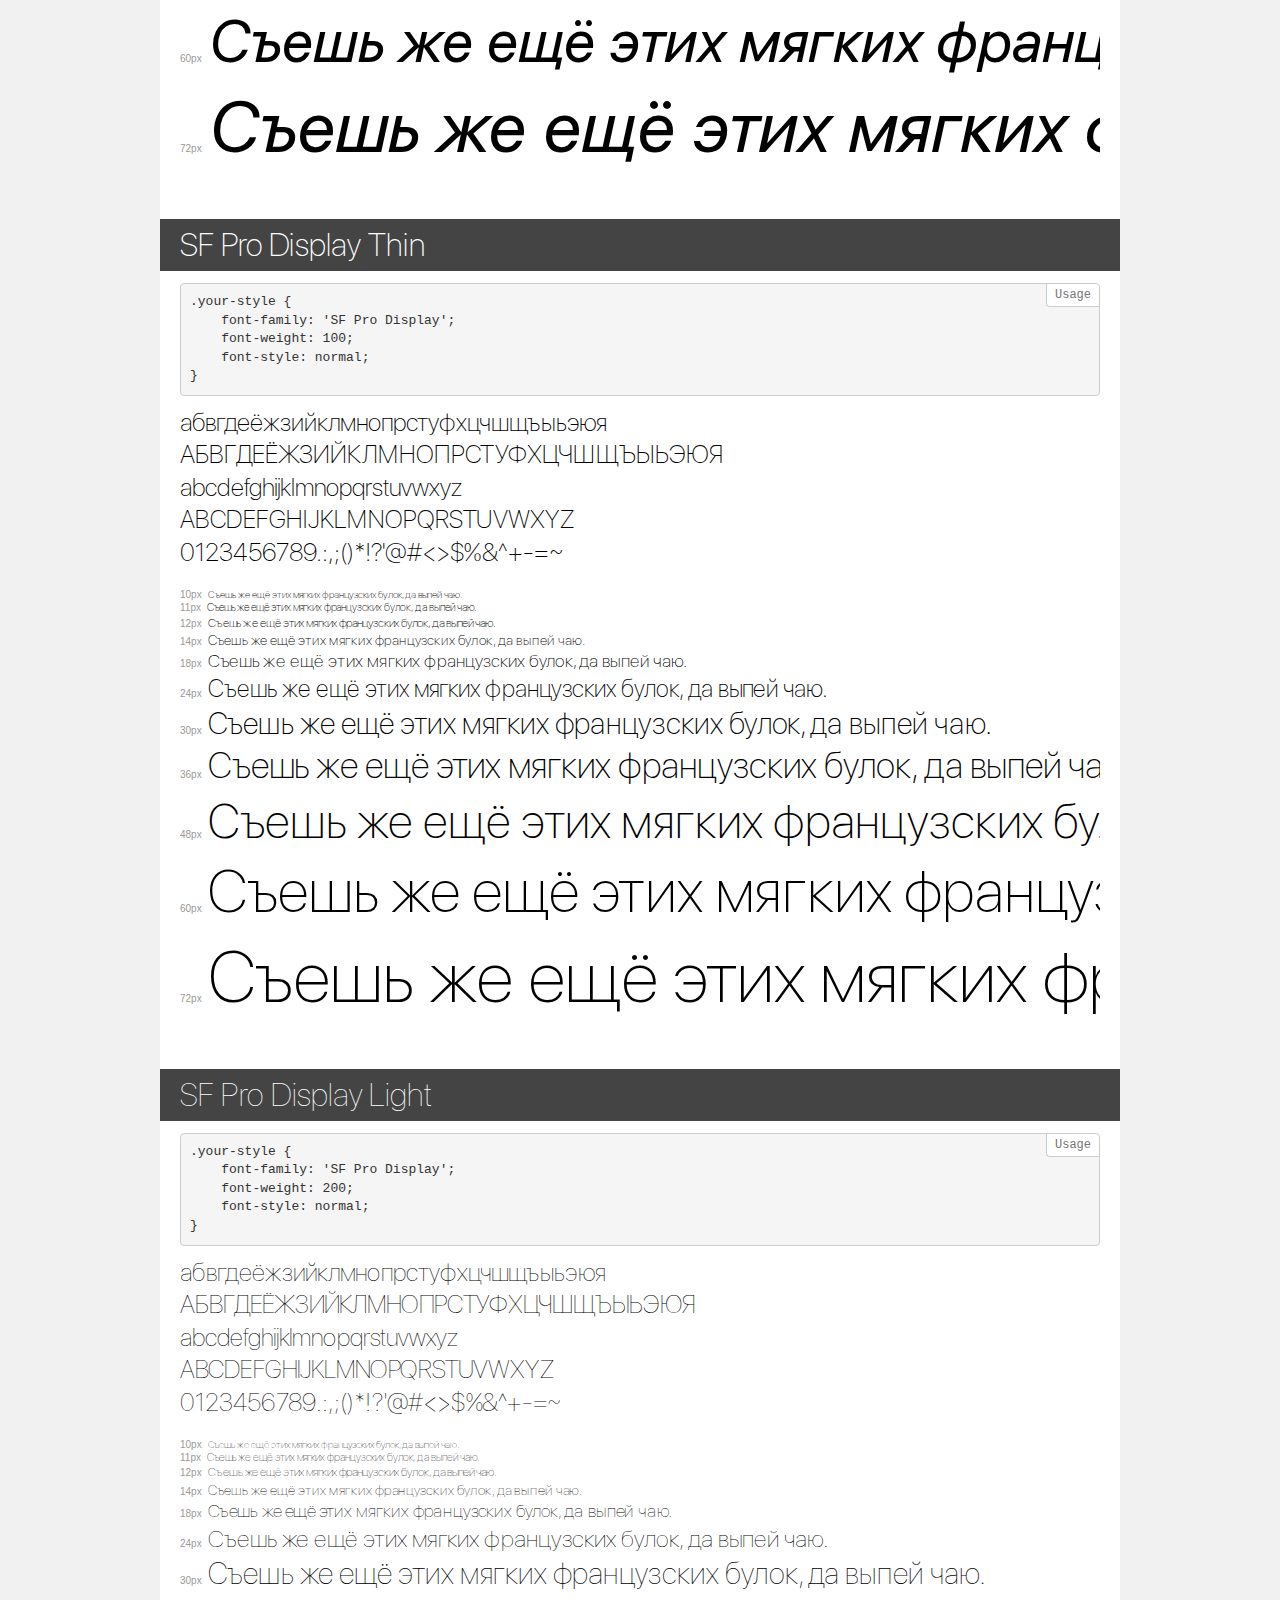
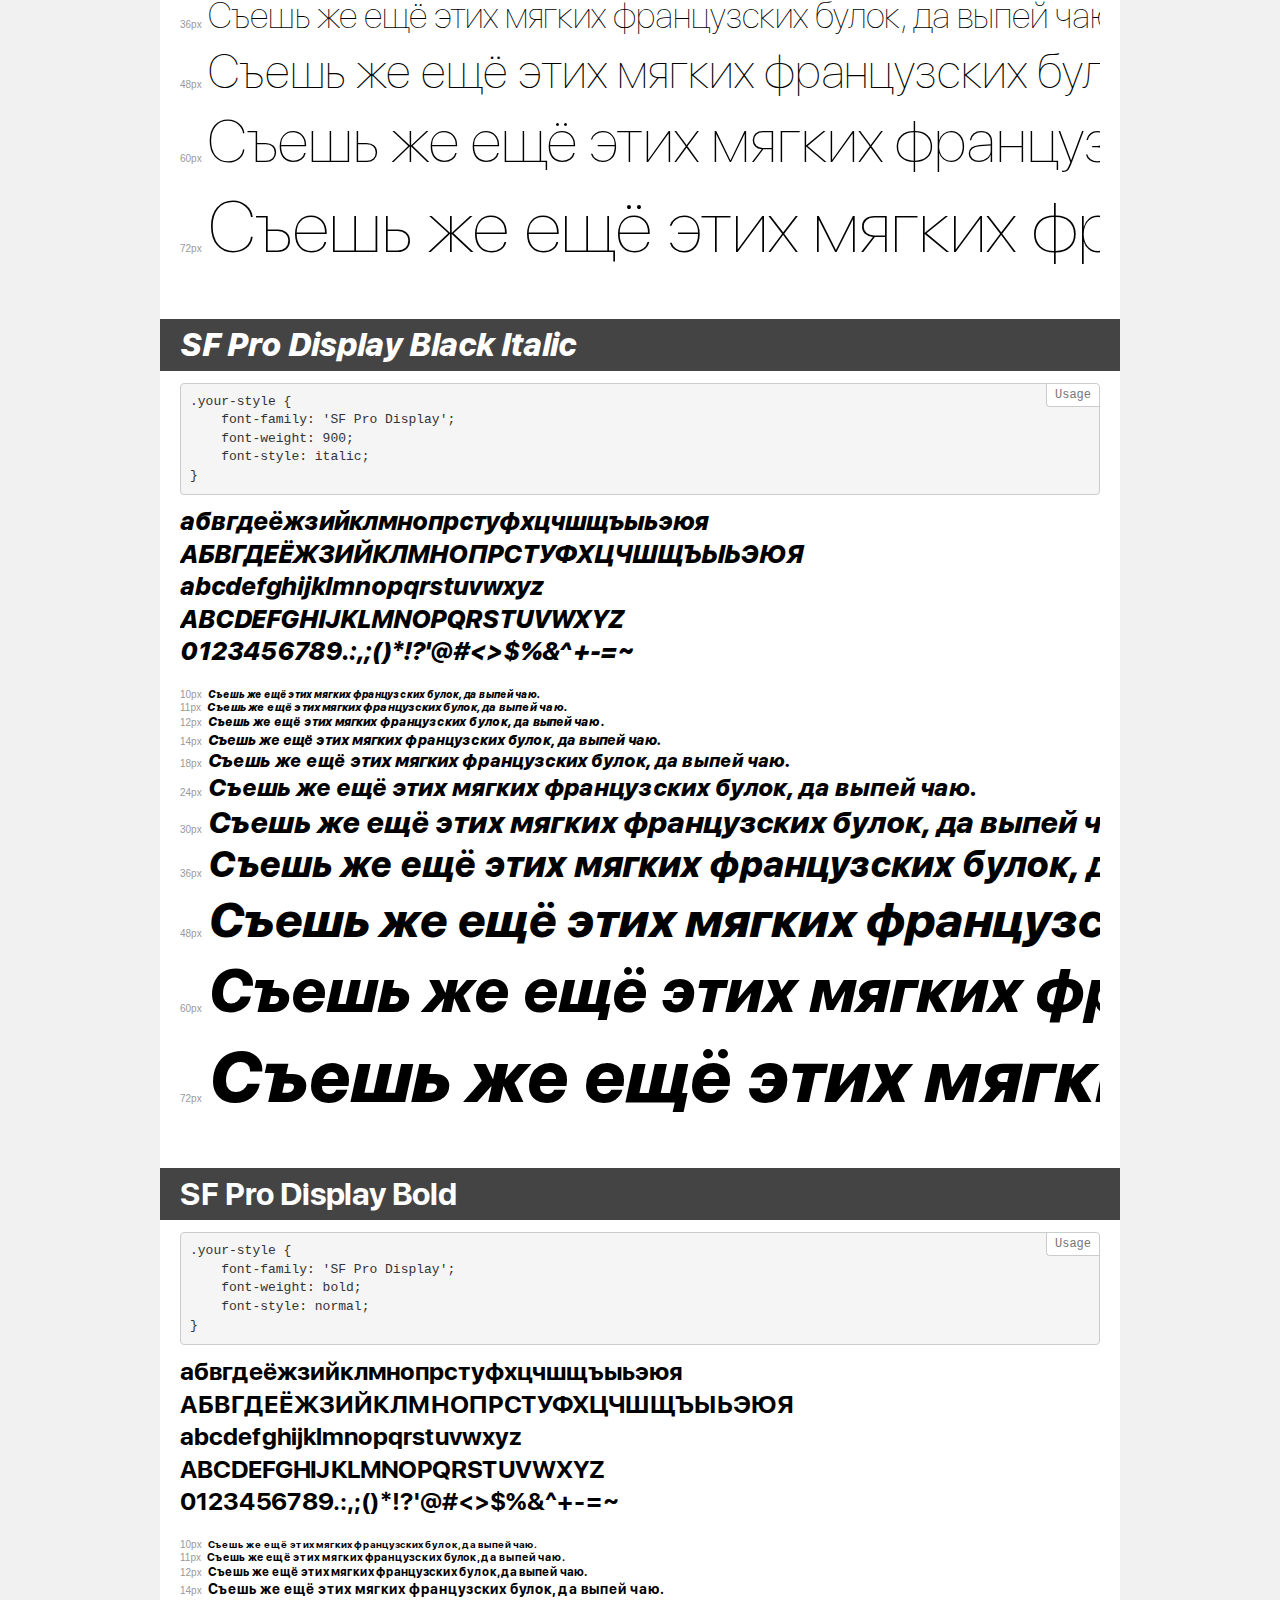
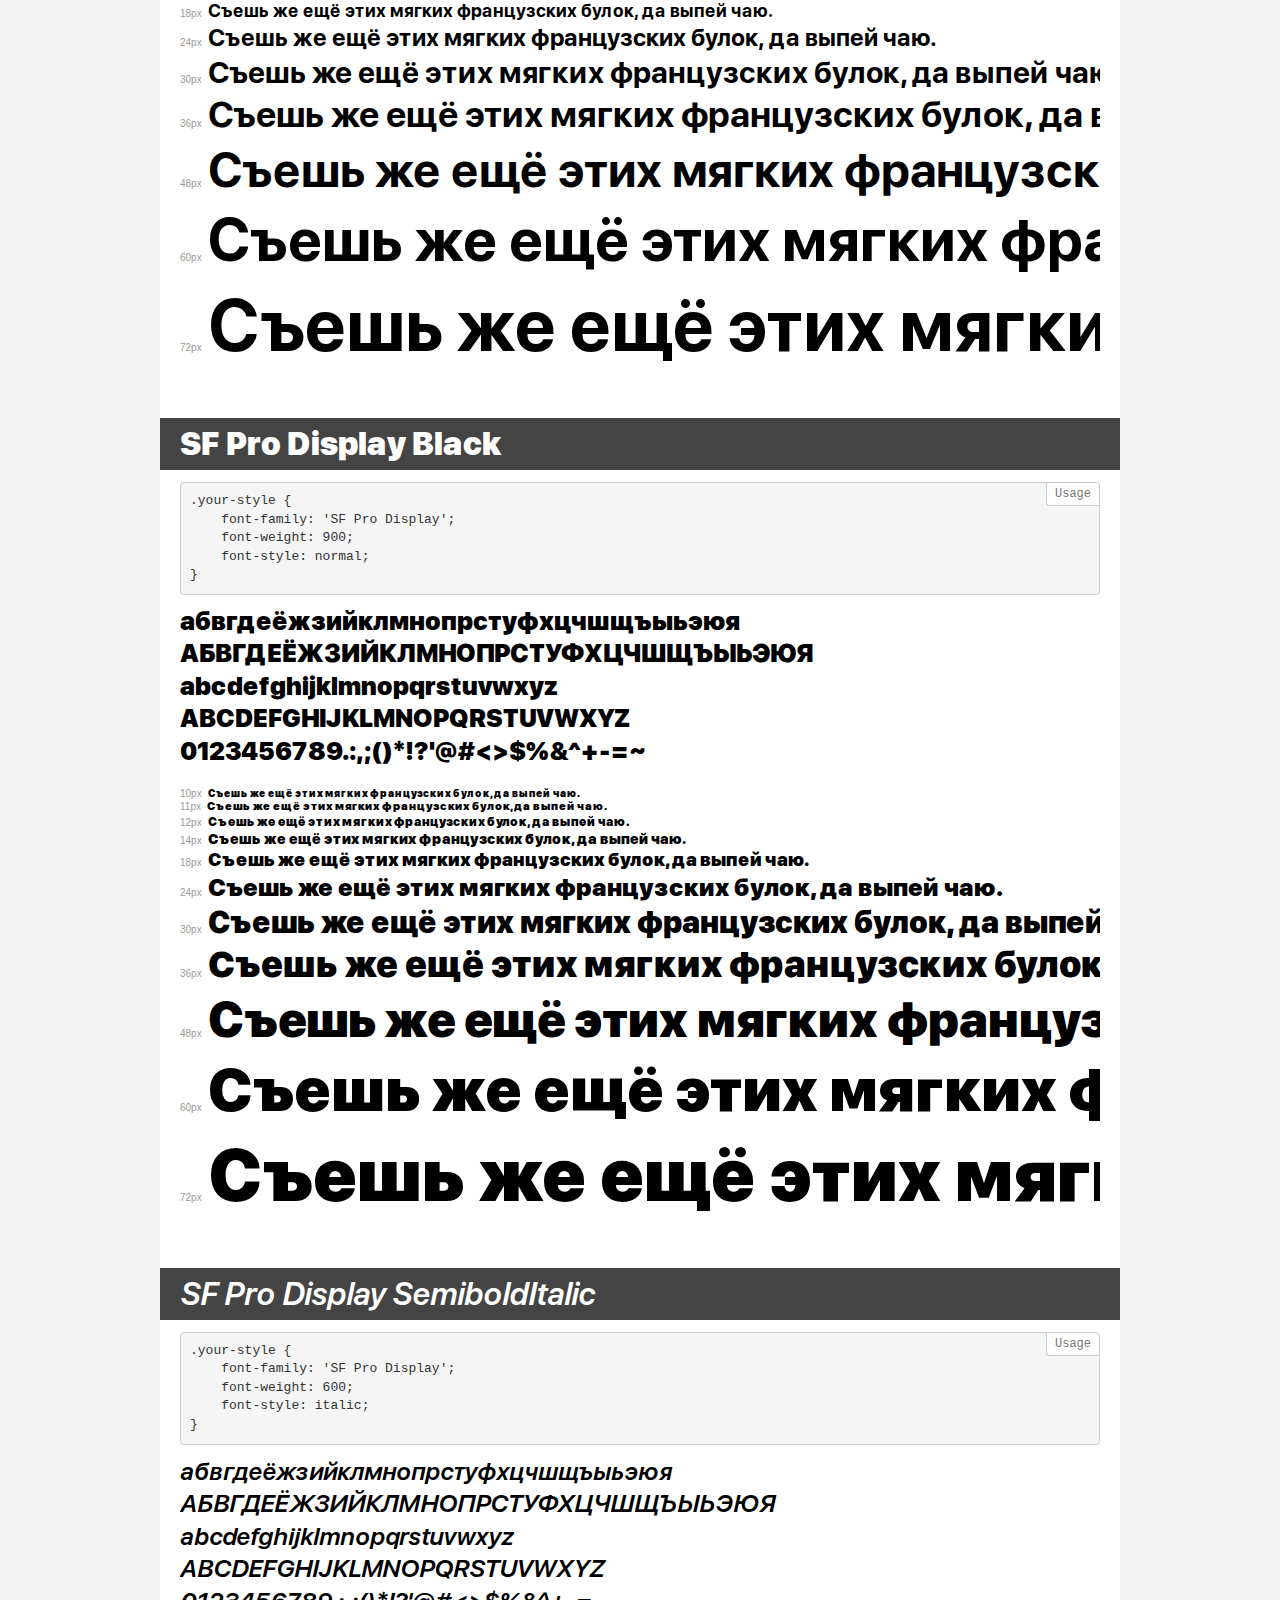
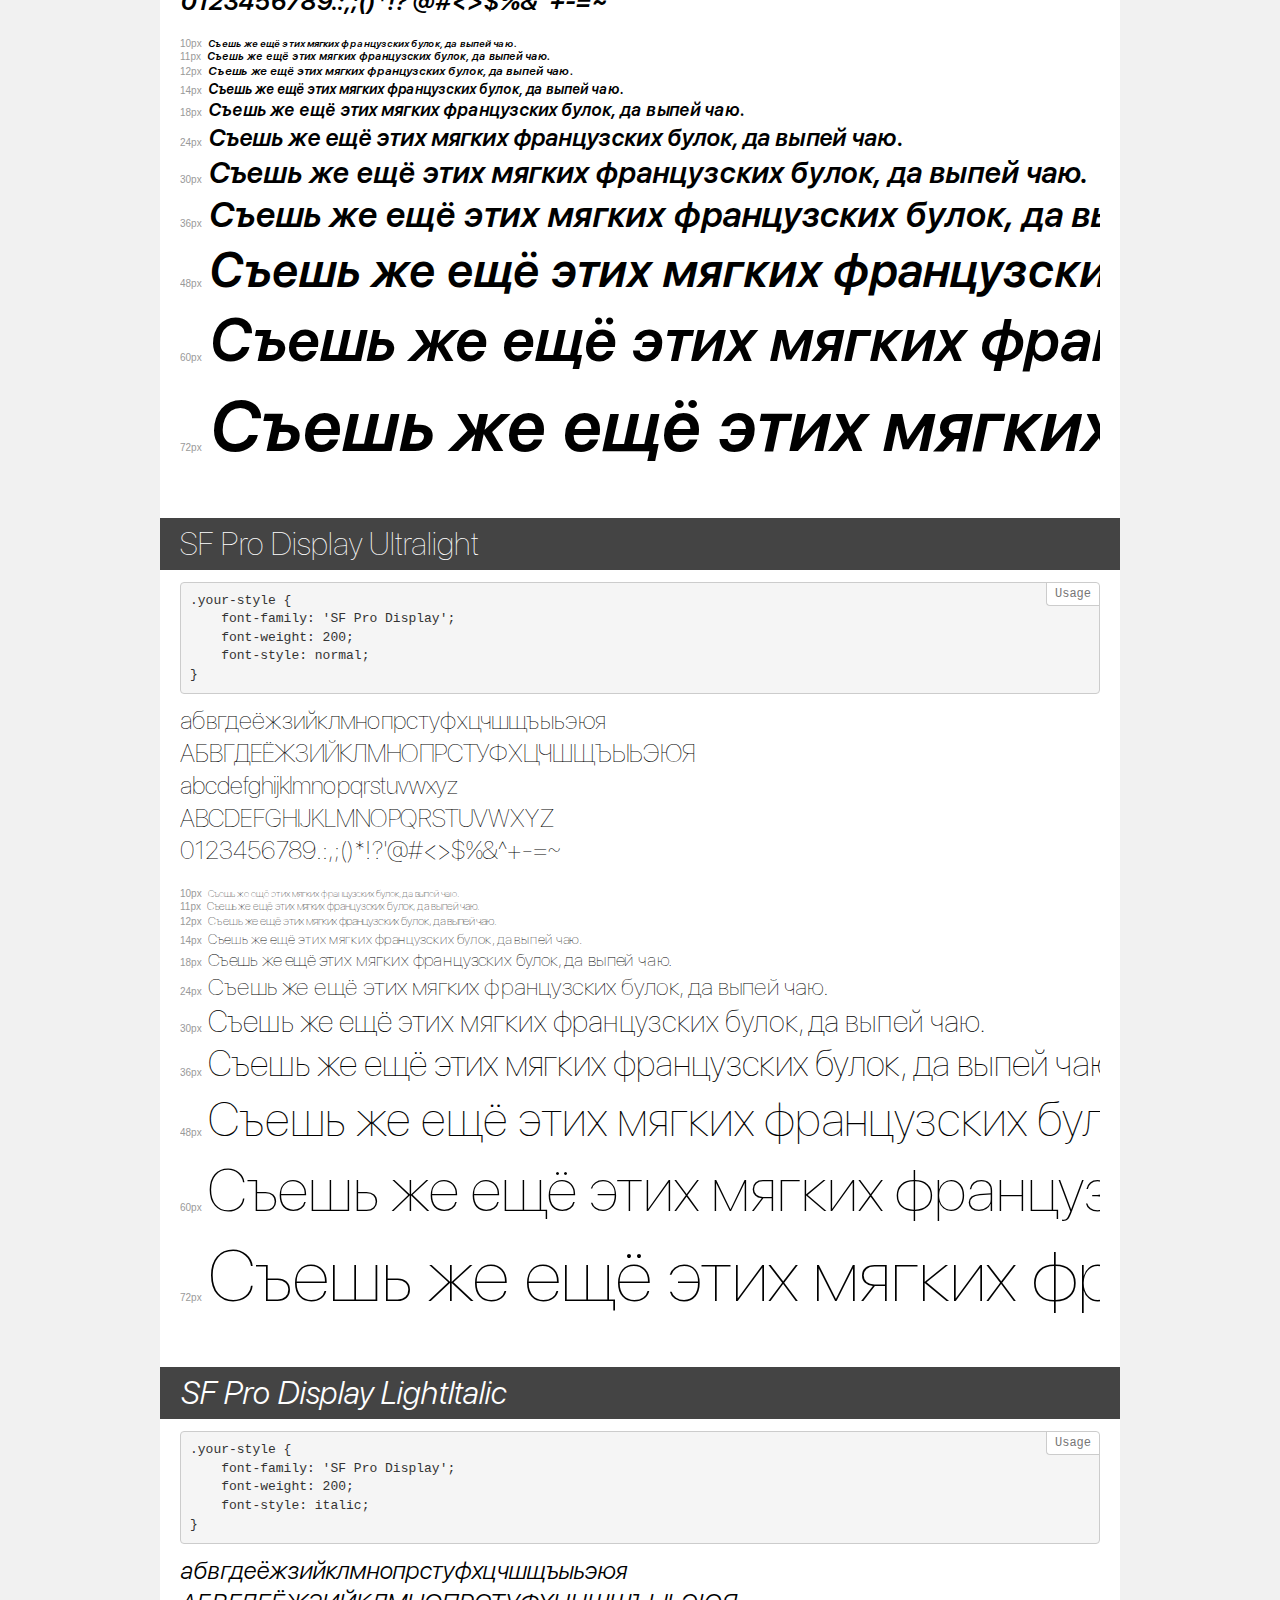
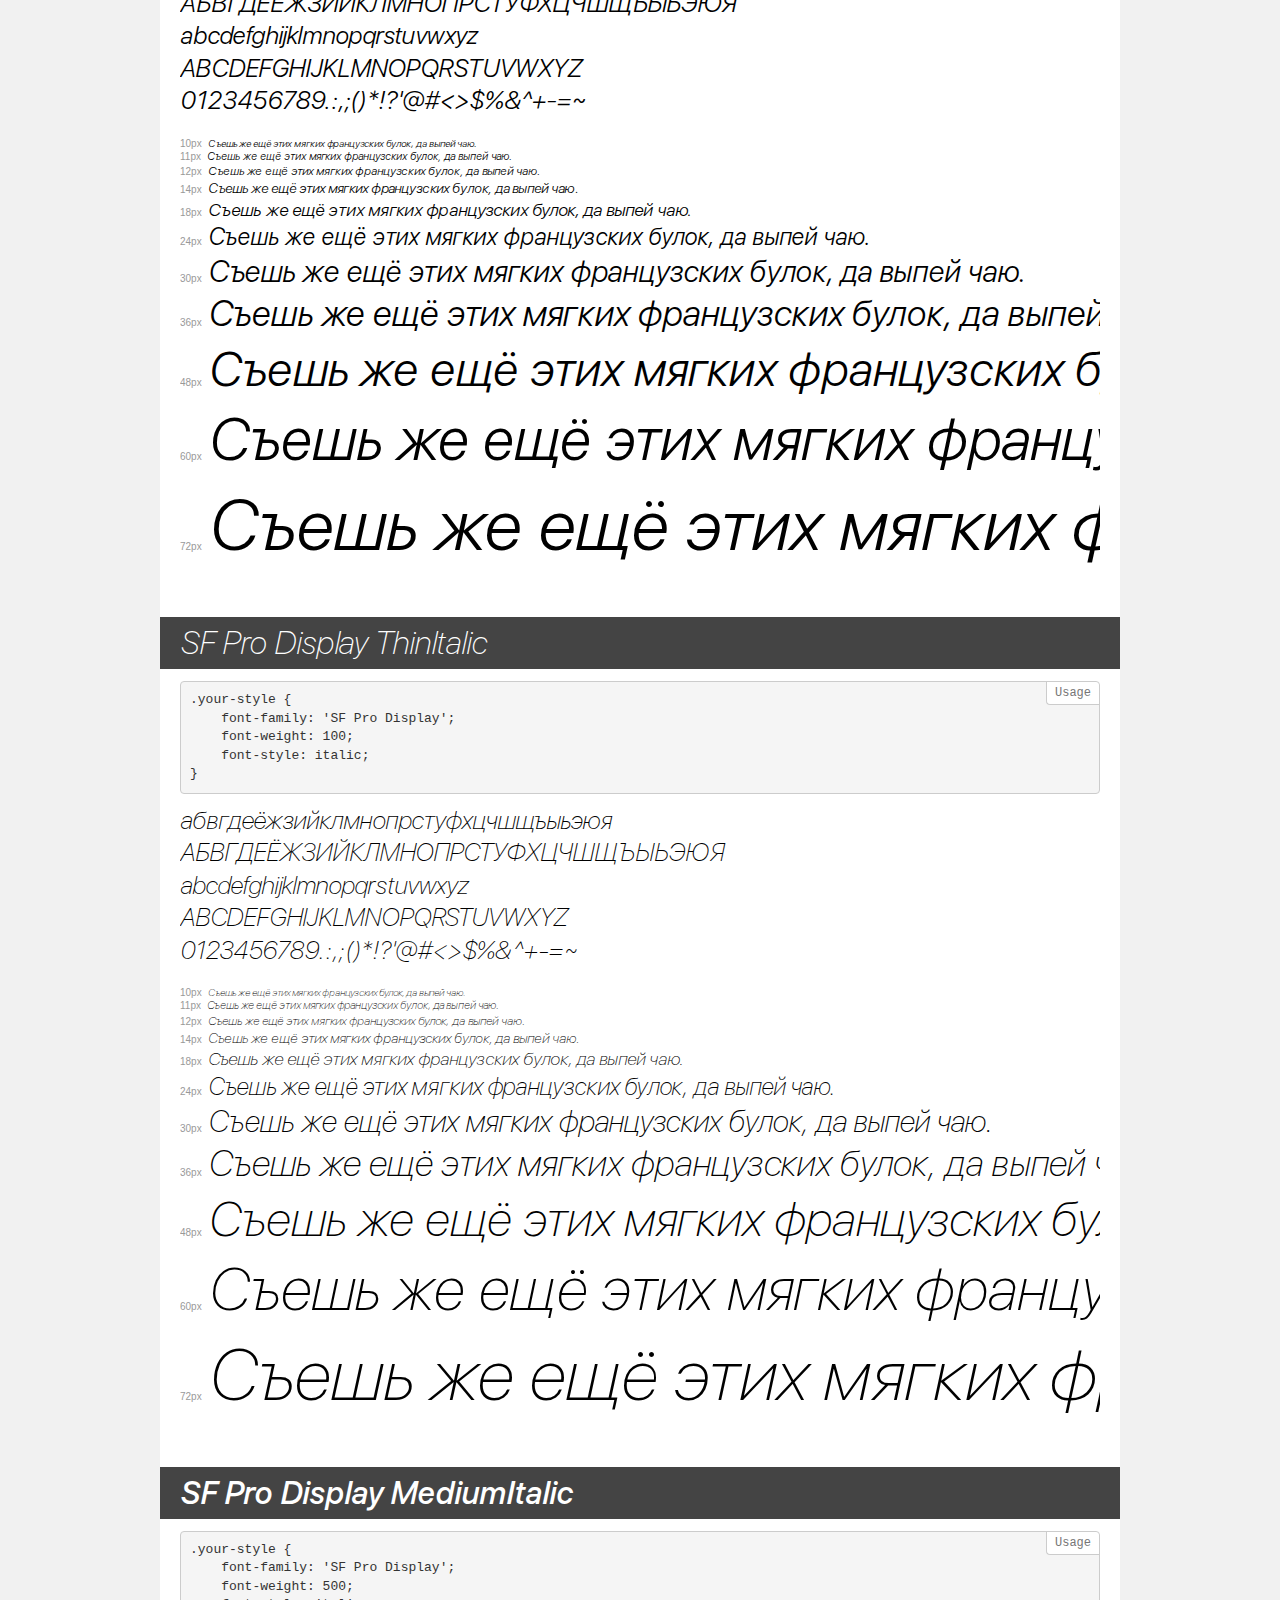
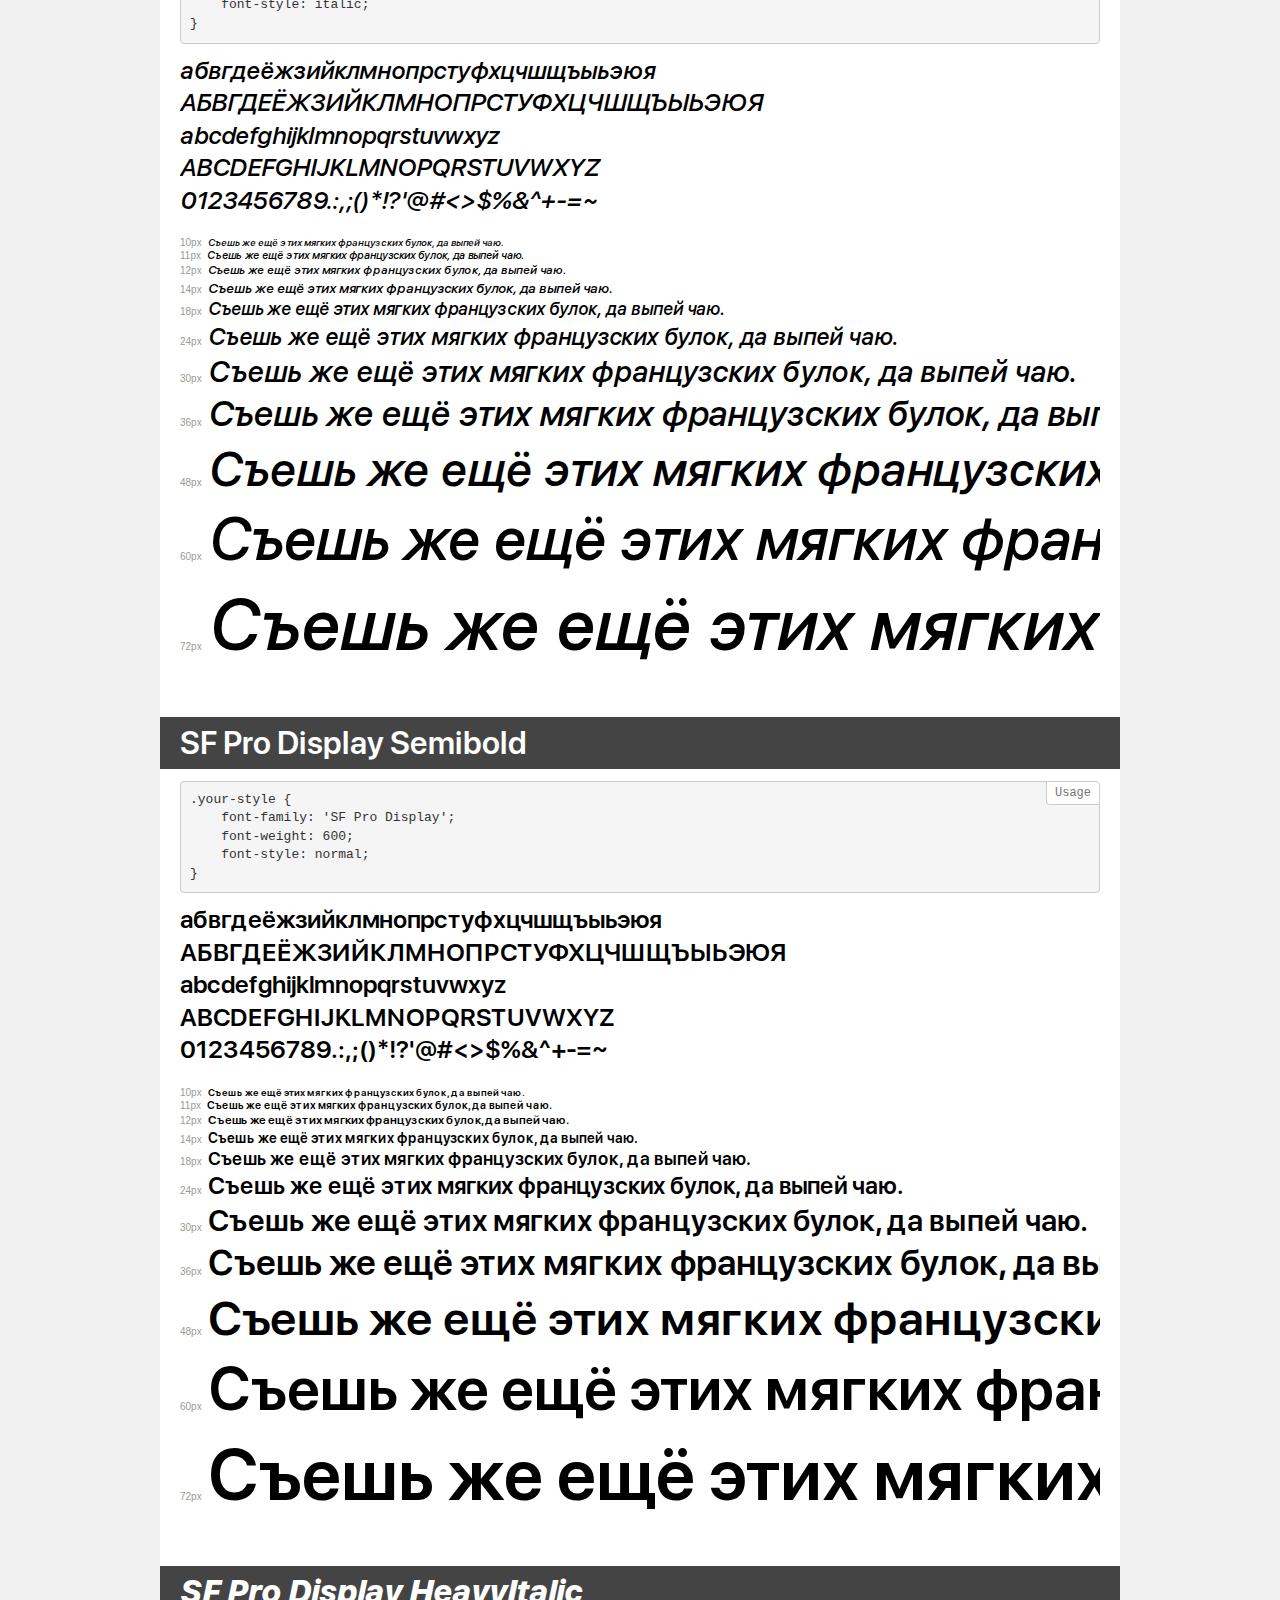
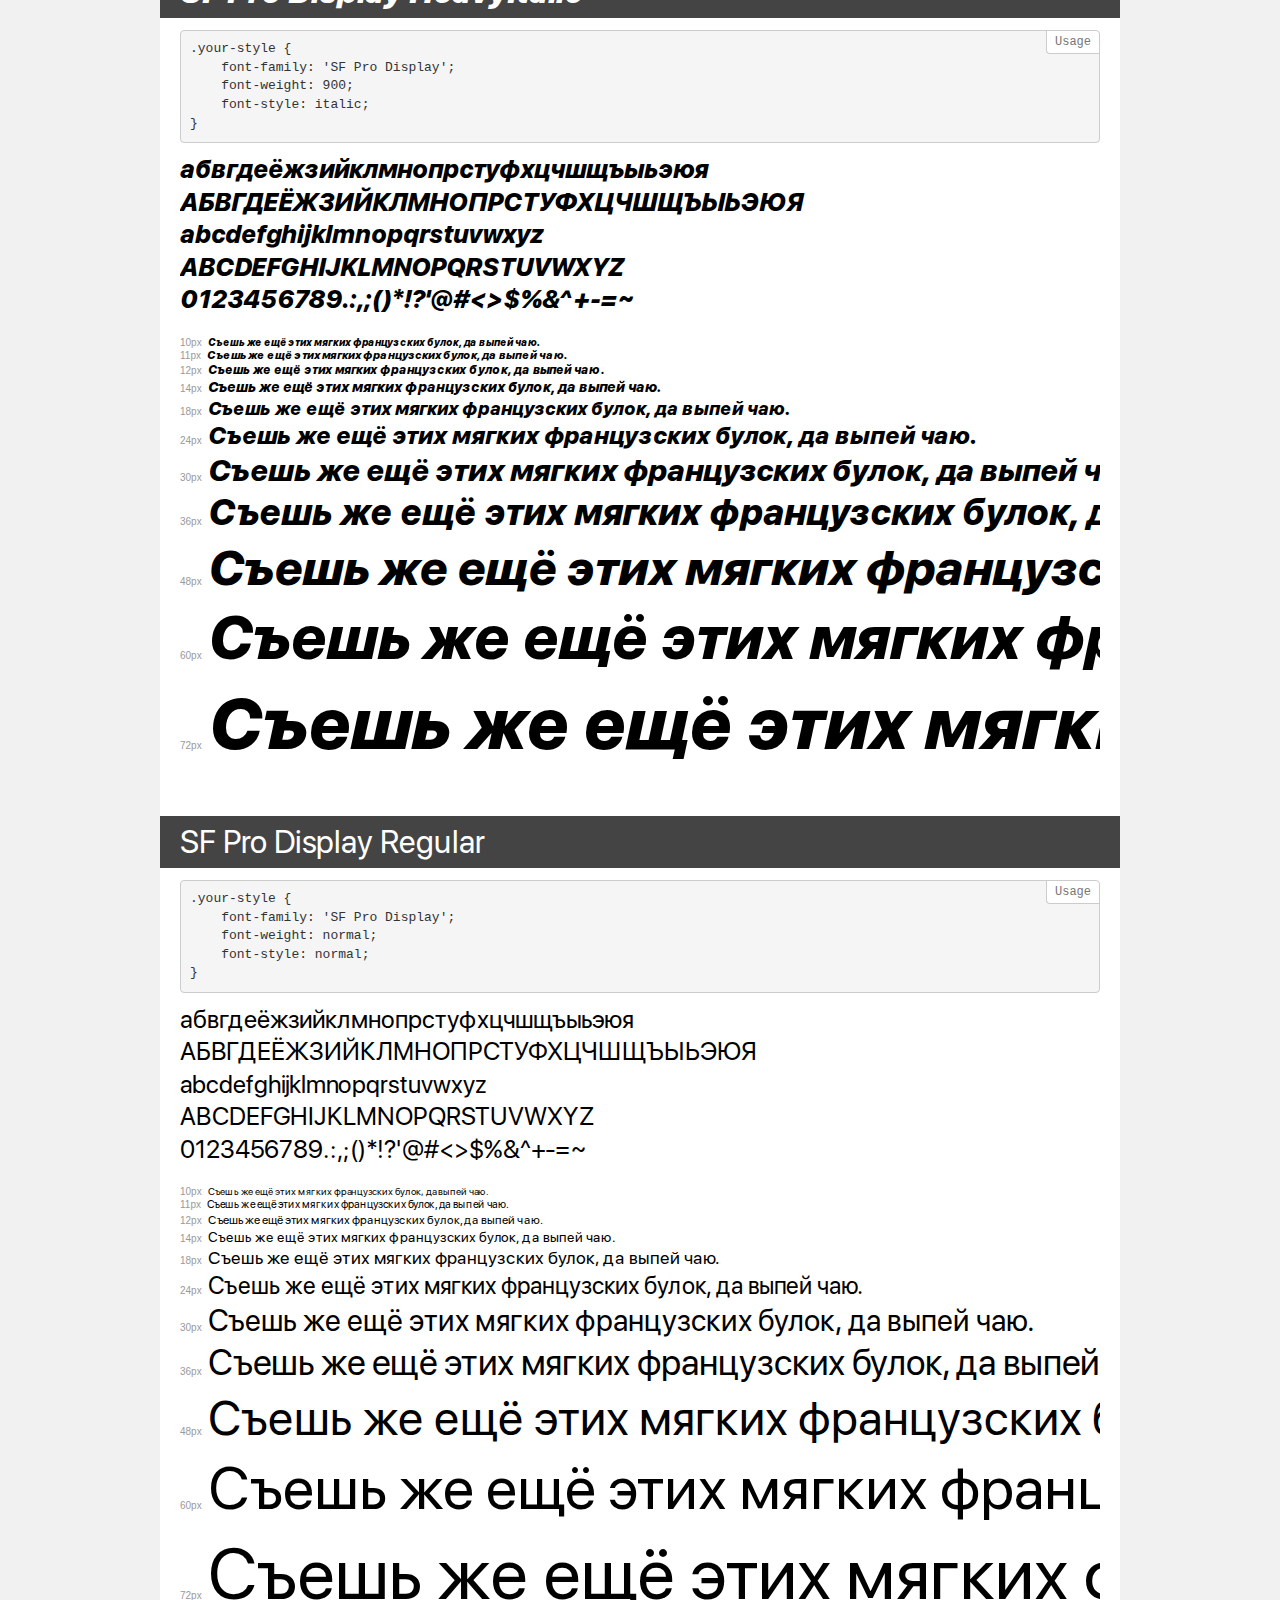
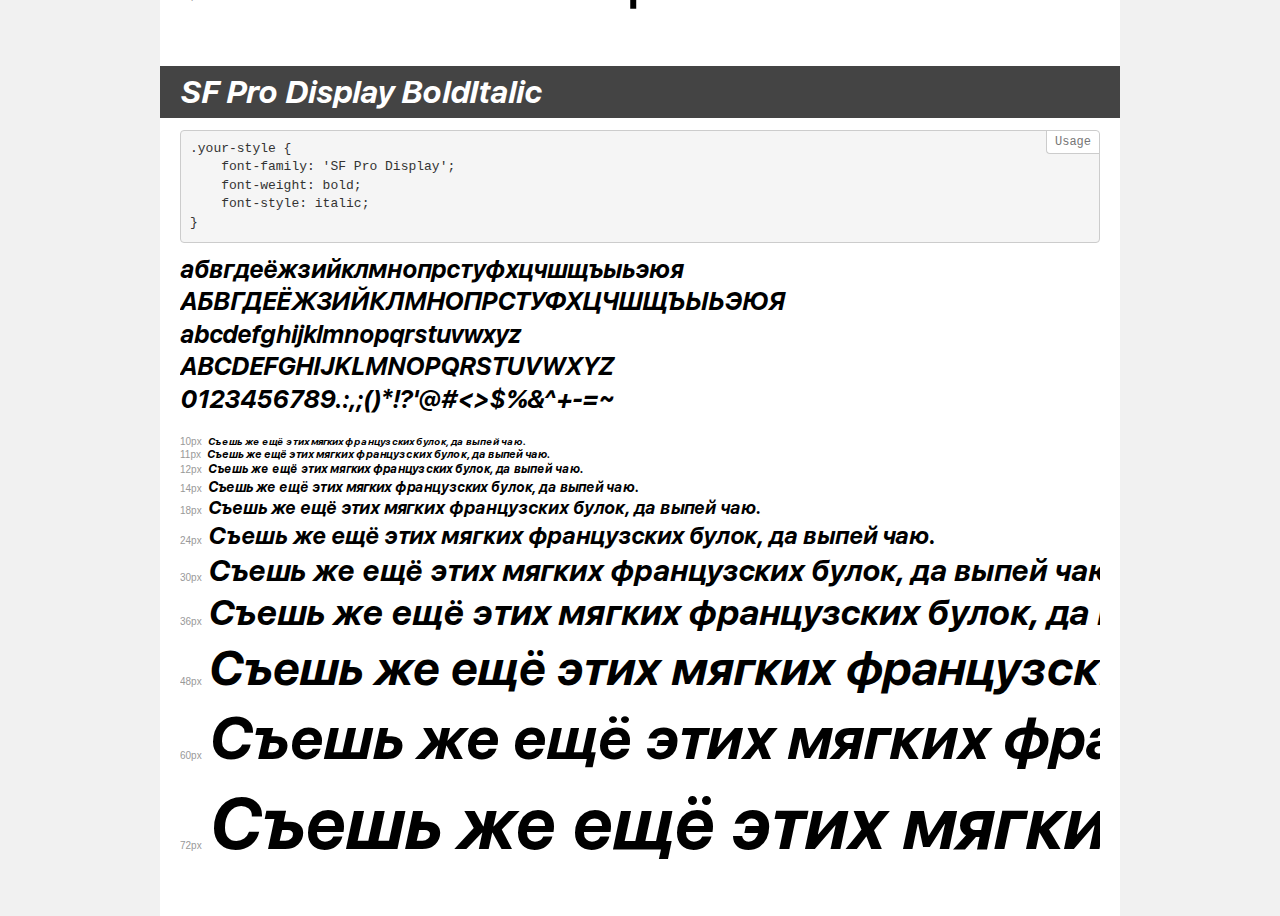
<file: assets/fonts/sf_pro_display/demo.html>
<!DOCTYPE html>
<html>
<head>
    <meta charset="utf-8">
    <meta http-equiv="X-UA-Compatible" content="IE=edge">
    <meta name="viewport" content="width=device-width, initial-scale=1">
    <meta name="robots" content="noindex, noarchive">
    <meta name="format-detection" content="telephone=no">
    <title>Transfonter demo</title>
    <link href="stylesheet.css" rel="stylesheet">
    <style>
        /*
        http://meyerweb.com/eric/tools/css/reset/
        v2.0 | 20110126
        License: none (public domain)
        */
        html, body, div, span, applet, object, iframe,
        h1, h2, h3, h4, h5, h6, p, blockquote, pre,
        a, abbr, acronym, address, big, cite, code,
        del, dfn, em, img, ins, kbd, q, s, samp,
        small, strike, strong, sub, sup, tt, var,
        b, u, i, center,
        dl, dt, dd, ol, ul, li,
        fieldset, form, label, legend,
        table, caption, tbody, tfoot, thead, tr, th, td,
        article, aside, canvas, details, embed,
        figure, figcaption, footer, header, hgroup,
        menu, nav, output, ruby, section, summary,
        time, mark, audio, video {
            margin: 0;
            padding: 0;
            border: 0;
            font-size: 100%;
            font: inherit;
            vertical-align: baseline;
        }
        /* HTML5 display-role reset for older browsers */
        article, aside, details, figcaption, figure,
        footer, header, hgroup, menu, nav, section {
            display: block;
        }
        body {
            line-height: 1;
        }
        ol, ul {
            list-style: none;
        }
        blockquote, q {
            quotes: none;
        }
        blockquote:before, blockquote:after,
        q:before, q:after {
            content: '';
            content: none;
        }
        table {
            border-collapse: collapse;
            border-spacing: 0;
        }
        /* common styles */
        body {
            background: #f1f1f1;
            color: #000;
        }
        .page {
            background: #fff;
            width: 920px;
            margin: 0 auto;
            padding: 20px 20px 0 20px;
            overflow: hidden;
        }
        .font-container {
            overflow-x: auto;
            overflow-y: hidden;
            margin-bottom: 40px;
            line-height: 1.3;
            white-space: nowrap;
            padding-bottom: 5px;
        }
        h1 {
            position: relative;
            background: #444;
            font-size: 32px;
            color: #fff;
            padding: 10px 20px;
            margin: 0 -20px 12px -20px;
        }
        .letters {
            font-size: 25px;
            margin-bottom: 20px;
        }
        .s10:before {
            content: '10px';
        }
        .s11:before {
            content: '11px';
        }
        .s12:before {
            content: '12px';
        }
        .s14:before {
            content: '14px';
        }
        .s18:before {
            content: '18px';
        }
        .s24:before {
            content: '24px';
        }
        .s30:before {
            content: '30px';
        }
        .s36:before {
            content: '36px';
        }
        .s48:before {
            content: '48px';
        }
        .s60:before {
            content: '60px';
        }
        .s72:before {
            content: '72px';
        }
        .s10:before, .s11:before, .s12:before, .s14:before,
        .s18:before, .s24:before, .s30:before, .s36:before,
        .s48:before, .s60:before, .s72:before {
            font-family: Arial, sans-serif;
            font-size: 10px;
            font-weight: normal;
            font-style: normal;
            color: #999;
            padding-right: 6px;
        }
        pre {
            display: block;
            position: relative;
            padding: 9px;
            margin: 0 0 10px;
            font-family: Monaco, Menlo, Consolas, "Courier New", monospace !important;
            font-size: 13px;
            line-height: 1.428571429;
            color: #333;
            font-weight: normal !important;
            font-style: normal !important;
            background-color: #f5f5f5;
            border: 1px solid #ccc;
            overflow-x: auto;
            border-radius: 4px;
        }
        pre:after {
            display: block;
            position: absolute;
            right: 0;
            top: 0;
            content: 'Usage';
            line-height: 1;
            padding: 5px 8px;
            font-size: 12px;
            color: #767676;
            background-color: #fff;
            border: 1px solid #ccc;
            border-right: none;
            border-top: none;
            border-radius: 0 4px 0 4px;
            z-index: 10;
        }
        /* responsive */
        @media (max-width: 959px) {
            .page {
                width: auto;
                margin: 0;
            }
        }
    </style>
</head>
<body>
<div class="page">
    <div class="demo" style="font-family: 'SF Pro Display'; font-weight: 500; font-style: normal;">
        <h1>SF Pro Display Medium</h1>
        <pre>.your-style {
    font-family: 'SF Pro Display';
    font-weight: 500;
    font-style: normal;
}</pre>
        <div class="font-container">
            <p class="letters">
                абвгдеёжзийклмнопрстуфхцчшщъыьэюя<br>
АБВГДЕЁЖЗИЙКЛМНОПРСТУФХЦЧШЩЪЫЬЭЮЯ<br>
abcdefghijklmnopqrstuvwxyz<br>
ABCDEFGHIJKLMNOPQRSTUVWXYZ<br>
                0123456789.:,;()*!?'@#<>$%&^+-=~
            </p>
            <p class="s10" style="font-size: 10px;">Съешь же ещё этих мягких французских булок, да выпей чаю.</p>
            <p class="s11" style="font-size: 11px;">Съешь же ещё этих мягких французских булок, да выпей чаю.</p>
            <p class="s12" style="font-size: 12px;">Съешь же ещё этих мягких французских булок, да выпей чаю.</p>
            <p class="s14" style="font-size: 14px;">Съешь же ещё этих мягких французских булок, да выпей чаю.</p>
            <p class="s18" style="font-size: 18px;">Съешь же ещё этих мягких французских булок, да выпей чаю.</p>
            <p class="s24" style="font-size: 24px;">Съешь же ещё этих мягких французских булок, да выпей чаю.</p>
            <p class="s30" style="font-size: 30px;">Съешь же ещё этих мягких французских булок, да выпей чаю.</p>
            <p class="s36" style="font-size: 36px;">Съешь же ещё этих мягких французских булок, да выпей чаю.</p>
            <p class="s48" style="font-size: 48px;">Съешь же ещё этих мягких французских булок, да выпей чаю.</p>
            <p class="s60" style="font-size: 60px;">Съешь же ещё этих мягких французских булок, да выпей чаю.</p>
            <p class="s72" style="font-size: 72px;">Съешь же ещё этих мягких французских булок, да выпей чаю.</p>
        </div>
    </div>
    <div class="demo" style="font-family: 'SF Pro Display'; font-weight: 900; font-style: normal;">
        <h1>SF Pro Display Heavy</h1>
        <pre>.your-style {
    font-family: 'SF Pro Display';
    font-weight: 900;
    font-style: normal;
}</pre>
        <div class="font-container">
            <p class="letters">
                абвгдеёжзийклмнопрстуфхцчшщъыьэюя<br>
АБВГДЕЁЖЗИЙКЛМНОПРСТУФХЦЧШЩЪЫЬЭЮЯ<br>
abcdefghijklmnopqrstuvwxyz<br>
ABCDEFGHIJKLMNOPQRSTUVWXYZ<br>
                0123456789.:,;()*!?'@#<>$%&^+-=~
            </p>
            <p class="s10" style="font-size: 10px;">Съешь же ещё этих мягких французских булок, да выпей чаю.</p>
            <p class="s11" style="font-size: 11px;">Съешь же ещё этих мягких французских булок, да выпей чаю.</p>
            <p class="s12" style="font-size: 12px;">Съешь же ещё этих мягких французских булок, да выпей чаю.</p>
            <p class="s14" style="font-size: 14px;">Съешь же ещё этих мягких французских булок, да выпей чаю.</p>
            <p class="s18" style="font-size: 18px;">Съешь же ещё этих мягких французских булок, да выпей чаю.</p>
            <p class="s24" style="font-size: 24px;">Съешь же ещё этих мягких французских булок, да выпей чаю.</p>
            <p class="s30" style="font-size: 30px;">Съешь же ещё этих мягких французских булок, да выпей чаю.</p>
            <p class="s36" style="font-size: 36px;">Съешь же ещё этих мягких французских булок, да выпей чаю.</p>
            <p class="s48" style="font-size: 48px;">Съешь же ещё этих мягких французских булок, да выпей чаю.</p>
            <p class="s60" style="font-size: 60px;">Съешь же ещё этих мягких французских булок, да выпей чаю.</p>
            <p class="s72" style="font-size: 72px;">Съешь же ещё этих мягких французских булок, да выпей чаю.</p>
        </div>
    </div>
    <div class="demo" style="font-family: 'SF Pro Display'; font-weight: 200; font-style: italic;">
        <h1>SF Pro Display UltralightItalic</h1>
        <pre>.your-style {
    font-family: 'SF Pro Display';
    font-weight: 200;
    font-style: italic;
}</pre>
        <div class="font-container">
            <p class="letters">
                абвгдеёжзийклмнопрстуфхцчшщъыьэюя<br>
АБВГДЕЁЖЗИЙКЛМНОПРСТУФХЦЧШЩЪЫЬЭЮЯ<br>
abcdefghijklmnopqrstuvwxyz<br>
ABCDEFGHIJKLMNOPQRSTUVWXYZ<br>
                0123456789.:,;()*!?'@#<>$%&^+-=~
            </p>
            <p class="s10" style="font-size: 10px;">Съешь же ещё этих мягких французских булок, да выпей чаю.</p>
            <p class="s11" style="font-size: 11px;">Съешь же ещё этих мягких французских булок, да выпей чаю.</p>
            <p class="s12" style="font-size: 12px;">Съешь же ещё этих мягких французских булок, да выпей чаю.</p>
            <p class="s14" style="font-size: 14px;">Съешь же ещё этих мягких французских булок, да выпей чаю.</p>
            <p class="s18" style="font-size: 18px;">Съешь же ещё этих мягких французских булок, да выпей чаю.</p>
            <p class="s24" style="font-size: 24px;">Съешь же ещё этих мягких французских булок, да выпей чаю.</p>
            <p class="s30" style="font-size: 30px;">Съешь же ещё этих мягких французских булок, да выпей чаю.</p>
            <p class="s36" style="font-size: 36px;">Съешь же ещё этих мягких французских булок, да выпей чаю.</p>
            <p class="s48" style="font-size: 48px;">Съешь же ещё этих мягких французских булок, да выпей чаю.</p>
            <p class="s60" style="font-size: 60px;">Съешь же ещё этих мягких французских булок, да выпей чаю.</p>
            <p class="s72" style="font-size: 72px;">Съешь же ещё этих мягких французских булок, да выпей чаю.</p>
        </div>
    </div>
    <div class="demo" style="font-family: 'SF Pro Display'; font-weight: normal; font-style: italic;">
        <h1>SF Pro Display Regular Italic</h1>
        <pre>.your-style {
    font-family: 'SF Pro Display';
    font-weight: normal;
    font-style: italic;
}</pre>
        <div class="font-container">
            <p class="letters">
                абвгдеёжзийклмнопрстуфхцчшщъыьэюя<br>
АБВГДЕЁЖЗИЙКЛМНОПРСТУФХЦЧШЩЪЫЬЭЮЯ<br>
abcdefghijklmnopqrstuvwxyz<br>
ABCDEFGHIJKLMNOPQRSTUVWXYZ<br>
                0123456789.:,;()*!?'@#<>$%&^+-=~
            </p>
            <p class="s10" style="font-size: 10px;">Съешь же ещё этих мягких французских булок, да выпей чаю.</p>
            <p class="s11" style="font-size: 11px;">Съешь же ещё этих мягких французских булок, да выпей чаю.</p>
            <p class="s12" style="font-size: 12px;">Съешь же ещё этих мягких французских булок, да выпей чаю.</p>
            <p class="s14" style="font-size: 14px;">Съешь же ещё этих мягких французских булок, да выпей чаю.</p>
            <p class="s18" style="font-size: 18px;">Съешь же ещё этих мягких французских булок, да выпей чаю.</p>
            <p class="s24" style="font-size: 24px;">Съешь же ещё этих мягких французских булок, да выпей чаю.</p>
            <p class="s30" style="font-size: 30px;">Съешь же ещё этих мягких французских булок, да выпей чаю.</p>
            <p class="s36" style="font-size: 36px;">Съешь же ещё этих мягких французских булок, да выпей чаю.</p>
            <p class="s48" style="font-size: 48px;">Съешь же ещё этих мягких французских булок, да выпей чаю.</p>
            <p class="s60" style="font-size: 60px;">Съешь же ещё этих мягких французских булок, да выпей чаю.</p>
            <p class="s72" style="font-size: 72px;">Съешь же ещё этих мягких французских булок, да выпей чаю.</p>
        </div>
    </div>
    <div class="demo" style="font-family: 'SF Pro Display'; font-weight: 100; font-style: normal;">
        <h1>SF Pro Display Thin</h1>
        <pre>.your-style {
    font-family: 'SF Pro Display';
    font-weight: 100;
    font-style: normal;
}</pre>
        <div class="font-container">
            <p class="letters">
                абвгдеёжзийклмнопрстуфхцчшщъыьэюя<br>
АБВГДЕЁЖЗИЙКЛМНОПРСТУФХЦЧШЩЪЫЬЭЮЯ<br>
abcdefghijklmnopqrstuvwxyz<br>
ABCDEFGHIJKLMNOPQRSTUVWXYZ<br>
                0123456789.:,;()*!?'@#<>$%&^+-=~
            </p>
            <p class="s10" style="font-size: 10px;">Съешь же ещё этих мягких французских булок, да выпей чаю.</p>
            <p class="s11" style="font-size: 11px;">Съешь же ещё этих мягких французских булок, да выпей чаю.</p>
            <p class="s12" style="font-size: 12px;">Съешь же ещё этих мягких французских булок, да выпей чаю.</p>
            <p class="s14" style="font-size: 14px;">Съешь же ещё этих мягких французских булок, да выпей чаю.</p>
            <p class="s18" style="font-size: 18px;">Съешь же ещё этих мягких французских булок, да выпей чаю.</p>
            <p class="s24" style="font-size: 24px;">Съешь же ещё этих мягких французских булок, да выпей чаю.</p>
            <p class="s30" style="font-size: 30px;">Съешь же ещё этих мягких французских булок, да выпей чаю.</p>
            <p class="s36" style="font-size: 36px;">Съешь же ещё этих мягких французских булок, да выпей чаю.</p>
            <p class="s48" style="font-size: 48px;">Съешь же ещё этих мягких французских булок, да выпей чаю.</p>
            <p class="s60" style="font-size: 60px;">Съешь же ещё этих мягких французских булок, да выпей чаю.</p>
            <p class="s72" style="font-size: 72px;">Съешь же ещё этих мягких французских булок, да выпей чаю.</p>
        </div>
    </div>
    <div class="demo" style="font-family: 'SF Pro Display'; font-weight: 200; font-style: normal;">
        <h1>SF Pro Display Light</h1>
        <pre>.your-style {
    font-family: 'SF Pro Display';
    font-weight: 200;
    font-style: normal;
}</pre>
        <div class="font-container">
            <p class="letters">
                абвгдеёжзийклмнопрстуфхцчшщъыьэюя<br>
АБВГДЕЁЖЗИЙКЛМНОПРСТУФХЦЧШЩЪЫЬЭЮЯ<br>
abcdefghijklmnopqrstuvwxyz<br>
ABCDEFGHIJKLMNOPQRSTUVWXYZ<br>
                0123456789.:,;()*!?'@#<>$%&^+-=~
            </p>
            <p class="s10" style="font-size: 10px;">Съешь же ещё этих мягких французских булок, да выпей чаю.</p>
            <p class="s11" style="font-size: 11px;">Съешь же ещё этих мягких французских булок, да выпей чаю.</p>
            <p class="s12" style="font-size: 12px;">Съешь же ещё этих мягких французских булок, да выпей чаю.</p>
            <p class="s14" style="font-size: 14px;">Съешь же ещё этих мягких французских булок, да выпей чаю.</p>
            <p class="s18" style="font-size: 18px;">Съешь же ещё этих мягких французских булок, да выпей чаю.</p>
            <p class="s24" style="font-size: 24px;">Съешь же ещё этих мягких французских булок, да выпей чаю.</p>
            <p class="s30" style="font-size: 30px;">Съешь же ещё этих мягких французских булок, да выпей чаю.</p>
            <p class="s36" style="font-size: 36px;">Съешь же ещё этих мягких французских булок, да выпей чаю.</p>
            <p class="s48" style="font-size: 48px;">Съешь же ещё этих мягких французских булок, да выпей чаю.</p>
            <p class="s60" style="font-size: 60px;">Съешь же ещё этих мягких французских булок, да выпей чаю.</p>
            <p class="s72" style="font-size: 72px;">Съешь же ещё этих мягких французских булок, да выпей чаю.</p>
        </div>
    </div>
    <div class="demo" style="font-family: 'SF Pro Display'; font-weight: 900; font-style: italic;">
        <h1>SF Pro Display Black Italic</h1>
        <pre>.your-style {
    font-family: 'SF Pro Display';
    font-weight: 900;
    font-style: italic;
}</pre>
        <div class="font-container">
            <p class="letters">
                абвгдеёжзийклмнопрстуфхцчшщъыьэюя<br>
АБВГДЕЁЖЗИЙКЛМНОПРСТУФХЦЧШЩЪЫЬЭЮЯ<br>
abcdefghijklmnopqrstuvwxyz<br>
ABCDEFGHIJKLMNOPQRSTUVWXYZ<br>
                0123456789.:,;()*!?'@#<>$%&^+-=~
            </p>
            <p class="s10" style="font-size: 10px;">Съешь же ещё этих мягких французских булок, да выпей чаю.</p>
            <p class="s11" style="font-size: 11px;">Съешь же ещё этих мягких французских булок, да выпей чаю.</p>
            <p class="s12" style="font-size: 12px;">Съешь же ещё этих мягких французских булок, да выпей чаю.</p>
            <p class="s14" style="font-size: 14px;">Съешь же ещё этих мягких французских булок, да выпей чаю.</p>
            <p class="s18" style="font-size: 18px;">Съешь же ещё этих мягких французских булок, да выпей чаю.</p>
            <p class="s24" style="font-size: 24px;">Съешь же ещё этих мягких французских булок, да выпей чаю.</p>
            <p class="s30" style="font-size: 30px;">Съешь же ещё этих мягких французских булок, да выпей чаю.</p>
            <p class="s36" style="font-size: 36px;">Съешь же ещё этих мягких французских булок, да выпей чаю.</p>
            <p class="s48" style="font-size: 48px;">Съешь же ещё этих мягких французских булок, да выпей чаю.</p>
            <p class="s60" style="font-size: 60px;">Съешь же ещё этих мягких французских булок, да выпей чаю.</p>
            <p class="s72" style="font-size: 72px;">Съешь же ещё этих мягких французских булок, да выпей чаю.</p>
        </div>
    </div>
    <div class="demo" style="font-family: 'SF Pro Display'; font-weight: bold; font-style: normal;">
        <h1>SF Pro Display Bold</h1>
        <pre>.your-style {
    font-family: 'SF Pro Display';
    font-weight: bold;
    font-style: normal;
}</pre>
        <div class="font-container">
            <p class="letters">
                абвгдеёжзийклмнопрстуфхцчшщъыьэюя<br>
АБВГДЕЁЖЗИЙКЛМНОПРСТУФХЦЧШЩЪЫЬЭЮЯ<br>
abcdefghijklmnopqrstuvwxyz<br>
ABCDEFGHIJKLMNOPQRSTUVWXYZ<br>
                0123456789.:,;()*!?'@#<>$%&^+-=~
            </p>
            <p class="s10" style="font-size: 10px;">Съешь же ещё этих мягких французских булок, да выпей чаю.</p>
            <p class="s11" style="font-size: 11px;">Съешь же ещё этих мягких французских булок, да выпей чаю.</p>
            <p class="s12" style="font-size: 12px;">Съешь же ещё этих мягких французских булок, да выпей чаю.</p>
            <p class="s14" style="font-size: 14px;">Съешь же ещё этих мягких французских булок, да выпей чаю.</p>
            <p class="s18" style="font-size: 18px;">Съешь же ещё этих мягких французских булок, да выпей чаю.</p>
            <p class="s24" style="font-size: 24px;">Съешь же ещё этих мягких французских булок, да выпей чаю.</p>
            <p class="s30" style="font-size: 30px;">Съешь же ещё этих мягких французских булок, да выпей чаю.</p>
            <p class="s36" style="font-size: 36px;">Съешь же ещё этих мягких французских булок, да выпей чаю.</p>
            <p class="s48" style="font-size: 48px;">Съешь же ещё этих мягких французских булок, да выпей чаю.</p>
            <p class="s60" style="font-size: 60px;">Съешь же ещё этих мягких французских булок, да выпей чаю.</p>
            <p class="s72" style="font-size: 72px;">Съешь же ещё этих мягких французских булок, да выпей чаю.</p>
        </div>
    </div>
    <div class="demo" style="font-family: 'SF Pro Display'; font-weight: 900; font-style: normal;">
        <h1>SF Pro Display Black</h1>
        <pre>.your-style {
    font-family: 'SF Pro Display';
    font-weight: 900;
    font-style: normal;
}</pre>
        <div class="font-container">
            <p class="letters">
                абвгдеёжзийклмнопрстуфхцчшщъыьэюя<br>
АБВГДЕЁЖЗИЙКЛМНОПРСТУФХЦЧШЩЪЫЬЭЮЯ<br>
abcdefghijklmnopqrstuvwxyz<br>
ABCDEFGHIJKLMNOPQRSTUVWXYZ<br>
                0123456789.:,;()*!?'@#<>$%&^+-=~
            </p>
            <p class="s10" style="font-size: 10px;">Съешь же ещё этих мягких французских булок, да выпей чаю.</p>
            <p class="s11" style="font-size: 11px;">Съешь же ещё этих мягких французских булок, да выпей чаю.</p>
            <p class="s12" style="font-size: 12px;">Съешь же ещё этих мягких французских булок, да выпей чаю.</p>
            <p class="s14" style="font-size: 14px;">Съешь же ещё этих мягких французских булок, да выпей чаю.</p>
            <p class="s18" style="font-size: 18px;">Съешь же ещё этих мягких французских булок, да выпей чаю.</p>
            <p class="s24" style="font-size: 24px;">Съешь же ещё этих мягких французских булок, да выпей чаю.</p>
            <p class="s30" style="font-size: 30px;">Съешь же ещё этих мягких французских булок, да выпей чаю.</p>
            <p class="s36" style="font-size: 36px;">Съешь же ещё этих мягких французских булок, да выпей чаю.</p>
            <p class="s48" style="font-size: 48px;">Съешь же ещё этих мягких французских булок, да выпей чаю.</p>
            <p class="s60" style="font-size: 60px;">Съешь же ещё этих мягких французских булок, да выпей чаю.</p>
            <p class="s72" style="font-size: 72px;">Съешь же ещё этих мягких французских булок, да выпей чаю.</p>
        </div>
    </div>
    <div class="demo" style="font-family: 'SF Pro Display'; font-weight: 600; font-style: italic;">
        <h1>SF Pro Display SemiboldItalic</h1>
        <pre>.your-style {
    font-family: 'SF Pro Display';
    font-weight: 600;
    font-style: italic;
}</pre>
        <div class="font-container">
            <p class="letters">
                абвгдеёжзийклмнопрстуфхцчшщъыьэюя<br>
АБВГДЕЁЖЗИЙКЛМНОПРСТУФХЦЧШЩЪЫЬЭЮЯ<br>
abcdefghijklmnopqrstuvwxyz<br>
ABCDEFGHIJKLMNOPQRSTUVWXYZ<br>
                0123456789.:,;()*!?'@#<>$%&^+-=~
            </p>
            <p class="s10" style="font-size: 10px;">Съешь же ещё этих мягких французских булок, да выпей чаю.</p>
            <p class="s11" style="font-size: 11px;">Съешь же ещё этих мягких французских булок, да выпей чаю.</p>
            <p class="s12" style="font-size: 12px;">Съешь же ещё этих мягких французских булок, да выпей чаю.</p>
            <p class="s14" style="font-size: 14px;">Съешь же ещё этих мягких французских булок, да выпей чаю.</p>
            <p class="s18" style="font-size: 18px;">Съешь же ещё этих мягких французских булок, да выпей чаю.</p>
            <p class="s24" style="font-size: 24px;">Съешь же ещё этих мягких французских булок, да выпей чаю.</p>
            <p class="s30" style="font-size: 30px;">Съешь же ещё этих мягких французских булок, да выпей чаю.</p>
            <p class="s36" style="font-size: 36px;">Съешь же ещё этих мягких французских булок, да выпей чаю.</p>
            <p class="s48" style="font-size: 48px;">Съешь же ещё этих мягких французских булок, да выпей чаю.</p>
            <p class="s60" style="font-size: 60px;">Съешь же ещё этих мягких французских булок, да выпей чаю.</p>
            <p class="s72" style="font-size: 72px;">Съешь же ещё этих мягких французских булок, да выпей чаю.</p>
        </div>
    </div>
    <div class="demo" style="font-family: 'SF Pro Display'; font-weight: 200; font-style: normal;">
        <h1>SF Pro Display Ultralight</h1>
        <pre>.your-style {
    font-family: 'SF Pro Display';
    font-weight: 200;
    font-style: normal;
}</pre>
        <div class="font-container">
            <p class="letters">
                абвгдеёжзийклмнопрстуфхцчшщъыьэюя<br>
АБВГДЕЁЖЗИЙКЛМНОПРСТУФХЦЧШЩЪЫЬЭЮЯ<br>
abcdefghijklmnopqrstuvwxyz<br>
ABCDEFGHIJKLMNOPQRSTUVWXYZ<br>
                0123456789.:,;()*!?'@#<>$%&^+-=~
            </p>
            <p class="s10" style="font-size: 10px;">Съешь же ещё этих мягких французских булок, да выпей чаю.</p>
            <p class="s11" style="font-size: 11px;">Съешь же ещё этих мягких французских булок, да выпей чаю.</p>
            <p class="s12" style="font-size: 12px;">Съешь же ещё этих мягких французских булок, да выпей чаю.</p>
            <p class="s14" style="font-size: 14px;">Съешь же ещё этих мягких французских булок, да выпей чаю.</p>
            <p class="s18" style="font-size: 18px;">Съешь же ещё этих мягких французских булок, да выпей чаю.</p>
            <p class="s24" style="font-size: 24px;">Съешь же ещё этих мягких французских булок, да выпей чаю.</p>
            <p class="s30" style="font-size: 30px;">Съешь же ещё этих мягких французских булок, да выпей чаю.</p>
            <p class="s36" style="font-size: 36px;">Съешь же ещё этих мягких французских булок, да выпей чаю.</p>
            <p class="s48" style="font-size: 48px;">Съешь же ещё этих мягких французских булок, да выпей чаю.</p>
            <p class="s60" style="font-size: 60px;">Съешь же ещё этих мягких французских булок, да выпей чаю.</p>
            <p class="s72" style="font-size: 72px;">Съешь же ещё этих мягких французских булок, да выпей чаю.</p>
        </div>
    </div>
    <div class="demo" style="font-family: 'SF Pro Display'; font-weight: 200; font-style: italic;">
        <h1>SF Pro Display LightItalic</h1>
        <pre>.your-style {
    font-family: 'SF Pro Display';
    font-weight: 200;
    font-style: italic;
}</pre>
        <div class="font-container">
            <p class="letters">
                абвгдеёжзийклмнопрстуфхцчшщъыьэюя<br>
АБВГДЕЁЖЗИЙКЛМНОПРСТУФХЦЧШЩЪЫЬЭЮЯ<br>
abcdefghijklmnopqrstuvwxyz<br>
ABCDEFGHIJKLMNOPQRSTUVWXYZ<br>
                0123456789.:,;()*!?'@#<>$%&^+-=~
            </p>
            <p class="s10" style="font-size: 10px;">Съешь же ещё этих мягких французских булок, да выпей чаю.</p>
            <p class="s11" style="font-size: 11px;">Съешь же ещё этих мягких французских булок, да выпей чаю.</p>
            <p class="s12" style="font-size: 12px;">Съешь же ещё этих мягких французских булок, да выпей чаю.</p>
            <p class="s14" style="font-size: 14px;">Съешь же ещё этих мягких французских булок, да выпей чаю.</p>
            <p class="s18" style="font-size: 18px;">Съешь же ещё этих мягких французских булок, да выпей чаю.</p>
            <p class="s24" style="font-size: 24px;">Съешь же ещё этих мягких французских булок, да выпей чаю.</p>
            <p class="s30" style="font-size: 30px;">Съешь же ещё этих мягких французских булок, да выпей чаю.</p>
            <p class="s36" style="font-size: 36px;">Съешь же ещё этих мягких французских булок, да выпей чаю.</p>
            <p class="s48" style="font-size: 48px;">Съешь же ещё этих мягких французских булок, да выпей чаю.</p>
            <p class="s60" style="font-size: 60px;">Съешь же ещё этих мягких французских булок, да выпей чаю.</p>
            <p class="s72" style="font-size: 72px;">Съешь же ещё этих мягких французских булок, да выпей чаю.</p>
        </div>
    </div>
    <div class="demo" style="font-family: 'SF Pro Display'; font-weight: 100; font-style: italic;">
        <h1>SF Pro Display ThinItalic</h1>
        <pre>.your-style {
    font-family: 'SF Pro Display';
    font-weight: 100;
    font-style: italic;
}</pre>
        <div class="font-container">
            <p class="letters">
                абвгдеёжзийклмнопрстуфхцчшщъыьэюя<br>
АБВГДЕЁЖЗИЙКЛМНОПРСТУФХЦЧШЩЪЫЬЭЮЯ<br>
abcdefghijklmnopqrstuvwxyz<br>
ABCDEFGHIJKLMNOPQRSTUVWXYZ<br>
                0123456789.:,;()*!?'@#<>$%&^+-=~
            </p>
            <p class="s10" style="font-size: 10px;">Съешь же ещё этих мягких французских булок, да выпей чаю.</p>
            <p class="s11" style="font-size: 11px;">Съешь же ещё этих мягких французских булок, да выпей чаю.</p>
            <p class="s12" style="font-size: 12px;">Съешь же ещё этих мягких французских булок, да выпей чаю.</p>
            <p class="s14" style="font-size: 14px;">Съешь же ещё этих мягких французских булок, да выпей чаю.</p>
            <p class="s18" style="font-size: 18px;">Съешь же ещё этих мягких французских булок, да выпей чаю.</p>
            <p class="s24" style="font-size: 24px;">Съешь же ещё этих мягких французских булок, да выпей чаю.</p>
            <p class="s30" style="font-size: 30px;">Съешь же ещё этих мягких французских булок, да выпей чаю.</p>
            <p class="s36" style="font-size: 36px;">Съешь же ещё этих мягких французских булок, да выпей чаю.</p>
            <p class="s48" style="font-size: 48px;">Съешь же ещё этих мягких французских булок, да выпей чаю.</p>
            <p class="s60" style="font-size: 60px;">Съешь же ещё этих мягких французских булок, да выпей чаю.</p>
            <p class="s72" style="font-size: 72px;">Съешь же ещё этих мягких французских булок, да выпей чаю.</p>
        </div>
    </div>
    <div class="demo" style="font-family: 'SF Pro Display'; font-weight: 500; font-style: italic;">
        <h1>SF Pro Display MediumItalic</h1>
        <pre>.your-style {
    font-family: 'SF Pro Display';
    font-weight: 500;
    font-style: italic;
}</pre>
        <div class="font-container">
            <p class="letters">
                абвгдеёжзийклмнопрстуфхцчшщъыьэюя<br>
АБВГДЕЁЖЗИЙКЛМНОПРСТУФХЦЧШЩЪЫЬЭЮЯ<br>
abcdefghijklmnopqrstuvwxyz<br>
ABCDEFGHIJKLMNOPQRSTUVWXYZ<br>
                0123456789.:,;()*!?'@#<>$%&^+-=~
            </p>
            <p class="s10" style="font-size: 10px;">Съешь же ещё этих мягких французских булок, да выпей чаю.</p>
            <p class="s11" style="font-size: 11px;">Съешь же ещё этих мягких французских булок, да выпей чаю.</p>
            <p class="s12" style="font-size: 12px;">Съешь же ещё этих мягких французских булок, да выпей чаю.</p>
            <p class="s14" style="font-size: 14px;">Съешь же ещё этих мягких французских булок, да выпей чаю.</p>
            <p class="s18" style="font-size: 18px;">Съешь же ещё этих мягких французских булок, да выпей чаю.</p>
            <p class="s24" style="font-size: 24px;">Съешь же ещё этих мягких французских булок, да выпей чаю.</p>
            <p class="s30" style="font-size: 30px;">Съешь же ещё этих мягких французских булок, да выпей чаю.</p>
            <p class="s36" style="font-size: 36px;">Съешь же ещё этих мягких французских булок, да выпей чаю.</p>
            <p class="s48" style="font-size: 48px;">Съешь же ещё этих мягких французских булок, да выпей чаю.</p>
            <p class="s60" style="font-size: 60px;">Съешь же ещё этих мягких французских булок, да выпей чаю.</p>
            <p class="s72" style="font-size: 72px;">Съешь же ещё этих мягких французских булок, да выпей чаю.</p>
        </div>
    </div>
    <div class="demo" style="font-family: 'SF Pro Display'; font-weight: 600; font-style: normal;">
        <h1>SF Pro Display Semibold</h1>
        <pre>.your-style {
    font-family: 'SF Pro Display';
    font-weight: 600;
    font-style: normal;
}</pre>
        <div class="font-container">
            <p class="letters">
                абвгдеёжзийклмнопрстуфхцчшщъыьэюя<br>
АБВГДЕЁЖЗИЙКЛМНОПРСТУФХЦЧШЩЪЫЬЭЮЯ<br>
abcdefghijklmnopqrstuvwxyz<br>
ABCDEFGHIJKLMNOPQRSTUVWXYZ<br>
                0123456789.:,;()*!?'@#<>$%&^+-=~
            </p>
            <p class="s10" style="font-size: 10px;">Съешь же ещё этих мягких французских булок, да выпей чаю.</p>
            <p class="s11" style="font-size: 11px;">Съешь же ещё этих мягких французских булок, да выпей чаю.</p>
            <p class="s12" style="font-size: 12px;">Съешь же ещё этих мягких французских булок, да выпей чаю.</p>
            <p class="s14" style="font-size: 14px;">Съешь же ещё этих мягких французских булок, да выпей чаю.</p>
            <p class="s18" style="font-size: 18px;">Съешь же ещё этих мягких французских булок, да выпей чаю.</p>
            <p class="s24" style="font-size: 24px;">Съешь же ещё этих мягких французских булок, да выпей чаю.</p>
            <p class="s30" style="font-size: 30px;">Съешь же ещё этих мягких французских булок, да выпей чаю.</p>
            <p class="s36" style="font-size: 36px;">Съешь же ещё этих мягких французских булок, да выпей чаю.</p>
            <p class="s48" style="font-size: 48px;">Съешь же ещё этих мягких французских булок, да выпей чаю.</p>
            <p class="s60" style="font-size: 60px;">Съешь же ещё этих мягких французских булок, да выпей чаю.</p>
            <p class="s72" style="font-size: 72px;">Съешь же ещё этих мягких французских булок, да выпей чаю.</p>
        </div>
    </div>
    <div class="demo" style="font-family: 'SF Pro Display'; font-weight: 900; font-style: italic;">
        <h1>SF Pro Display HeavyItalic</h1>
        <pre>.your-style {
    font-family: 'SF Pro Display';
    font-weight: 900;
    font-style: italic;
}</pre>
        <div class="font-container">
            <p class="letters">
                абвгдеёжзийклмнопрстуфхцчшщъыьэюя<br>
АБВГДЕЁЖЗИЙКЛМНОПРСТУФХЦЧШЩЪЫЬЭЮЯ<br>
abcdefghijklmnopqrstuvwxyz<br>
ABCDEFGHIJKLMNOPQRSTUVWXYZ<br>
                0123456789.:,;()*!?'@#<>$%&^+-=~
            </p>
            <p class="s10" style="font-size: 10px;">Съешь же ещё этих мягких французских булок, да выпей чаю.</p>
            <p class="s11" style="font-size: 11px;">Съешь же ещё этих мягких французских булок, да выпей чаю.</p>
            <p class="s12" style="font-size: 12px;">Съешь же ещё этих мягких французских булок, да выпей чаю.</p>
            <p class="s14" style="font-size: 14px;">Съешь же ещё этих мягких французских булок, да выпей чаю.</p>
            <p class="s18" style="font-size: 18px;">Съешь же ещё этих мягких французских булок, да выпей чаю.</p>
            <p class="s24" style="font-size: 24px;">Съешь же ещё этих мягких французских булок, да выпей чаю.</p>
            <p class="s30" style="font-size: 30px;">Съешь же ещё этих мягких французских булок, да выпей чаю.</p>
            <p class="s36" style="font-size: 36px;">Съешь же ещё этих мягких французских булок, да выпей чаю.</p>
            <p class="s48" style="font-size: 48px;">Съешь же ещё этих мягких французских булок, да выпей чаю.</p>
            <p class="s60" style="font-size: 60px;">Съешь же ещё этих мягких французских булок, да выпей чаю.</p>
            <p class="s72" style="font-size: 72px;">Съешь же ещё этих мягких французских булок, да выпей чаю.</p>
        </div>
    </div>
    <div class="demo" style="font-family: 'SF Pro Display'; font-weight: normal; font-style: normal;">
        <h1>SF Pro Display Regular</h1>
        <pre>.your-style {
    font-family: 'SF Pro Display';
    font-weight: normal;
    font-style: normal;
}</pre>
        <div class="font-container">
            <p class="letters">
                абвгдеёжзийклмнопрстуфхцчшщъыьэюя<br>
АБВГДЕЁЖЗИЙКЛМНОПРСТУФХЦЧШЩЪЫЬЭЮЯ<br>
abcdefghijklmnopqrstuvwxyz<br>
ABCDEFGHIJKLMNOPQRSTUVWXYZ<br>
                0123456789.:,;()*!?'@#<>$%&^+-=~
            </p>
            <p class="s10" style="font-size: 10px;">Съешь же ещё этих мягких французских булок, да выпей чаю.</p>
            <p class="s11" style="font-size: 11px;">Съешь же ещё этих мягких французских булок, да выпей чаю.</p>
            <p class="s12" style="font-size: 12px;">Съешь же ещё этих мягких французских булок, да выпей чаю.</p>
            <p class="s14" style="font-size: 14px;">Съешь же ещё этих мягких французских булок, да выпей чаю.</p>
            <p class="s18" style="font-size: 18px;">Съешь же ещё этих мягких французских булок, да выпей чаю.</p>
            <p class="s24" style="font-size: 24px;">Съешь же ещё этих мягких французских булок, да выпей чаю.</p>
            <p class="s30" style="font-size: 30px;">Съешь же ещё этих мягких французских булок, да выпей чаю.</p>
            <p class="s36" style="font-size: 36px;">Съешь же ещё этих мягких французских булок, да выпей чаю.</p>
            <p class="s48" style="font-size: 48px;">Съешь же ещё этих мягких французских булок, да выпей чаю.</p>
            <p class="s60" style="font-size: 60px;">Съешь же ещё этих мягких французских булок, да выпей чаю.</p>
            <p class="s72" style="font-size: 72px;">Съешь же ещё этих мягких французских булок, да выпей чаю.</p>
        </div>
    </div>
    <div class="demo" style="font-family: 'SF Pro Display'; font-weight: bold; font-style: italic;">
        <h1>SF Pro Display BoldItalic</h1>
        <pre>.your-style {
    font-family: 'SF Pro Display';
    font-weight: bold;
    font-style: italic;
}</pre>
        <div class="font-container">
            <p class="letters">
                абвгдеёжзийклмнопрстуфхцчшщъыьэюя<br>
АБВГДЕЁЖЗИЙКЛМНОПРСТУФХЦЧШЩЪЫЬЭЮЯ<br>
abcdefghijklmnopqrstuvwxyz<br>
ABCDEFGHIJKLMNOPQRSTUVWXYZ<br>
                0123456789.:,;()*!?'@#<>$%&^+-=~
            </p>
            <p class="s10" style="font-size: 10px;">Съешь же ещё этих мягких французских булок, да выпей чаю.</p>
            <p class="s11" style="font-size: 11px;">Съешь же ещё этих мягких французских булок, да выпей чаю.</p>
            <p class="s12" style="font-size: 12px;">Съешь же ещё этих мягких французских булок, да выпей чаю.</p>
            <p class="s14" style="font-size: 14px;">Съешь же ещё этих мягких французских булок, да выпей чаю.</p>
            <p class="s18" style="font-size: 18px;">Съешь же ещё этих мягких французских булок, да выпей чаю.</p>
            <p class="s24" style="font-size: 24px;">Съешь же ещё этих мягких французских булок, да выпей чаю.</p>
            <p class="s30" style="font-size: 30px;">Съешь же ещё этих мягких французских булок, да выпей чаю.</p>
            <p class="s36" style="font-size: 36px;">Съешь же ещё этих мягких французских булок, да выпей чаю.</p>
            <p class="s48" style="font-size: 48px;">Съешь же ещё этих мягких французских булок, да выпей чаю.</p>
            <p class="s60" style="font-size: 60px;">Съешь же ещё этих мягких французских булок, да выпей чаю.</p>
            <p class="s72" style="font-size: 72px;">Съешь же ещё этих мягких французских булок, да выпей чаю.</p>
        </div>
    </div>
</div>
</body>
</html>
</file>
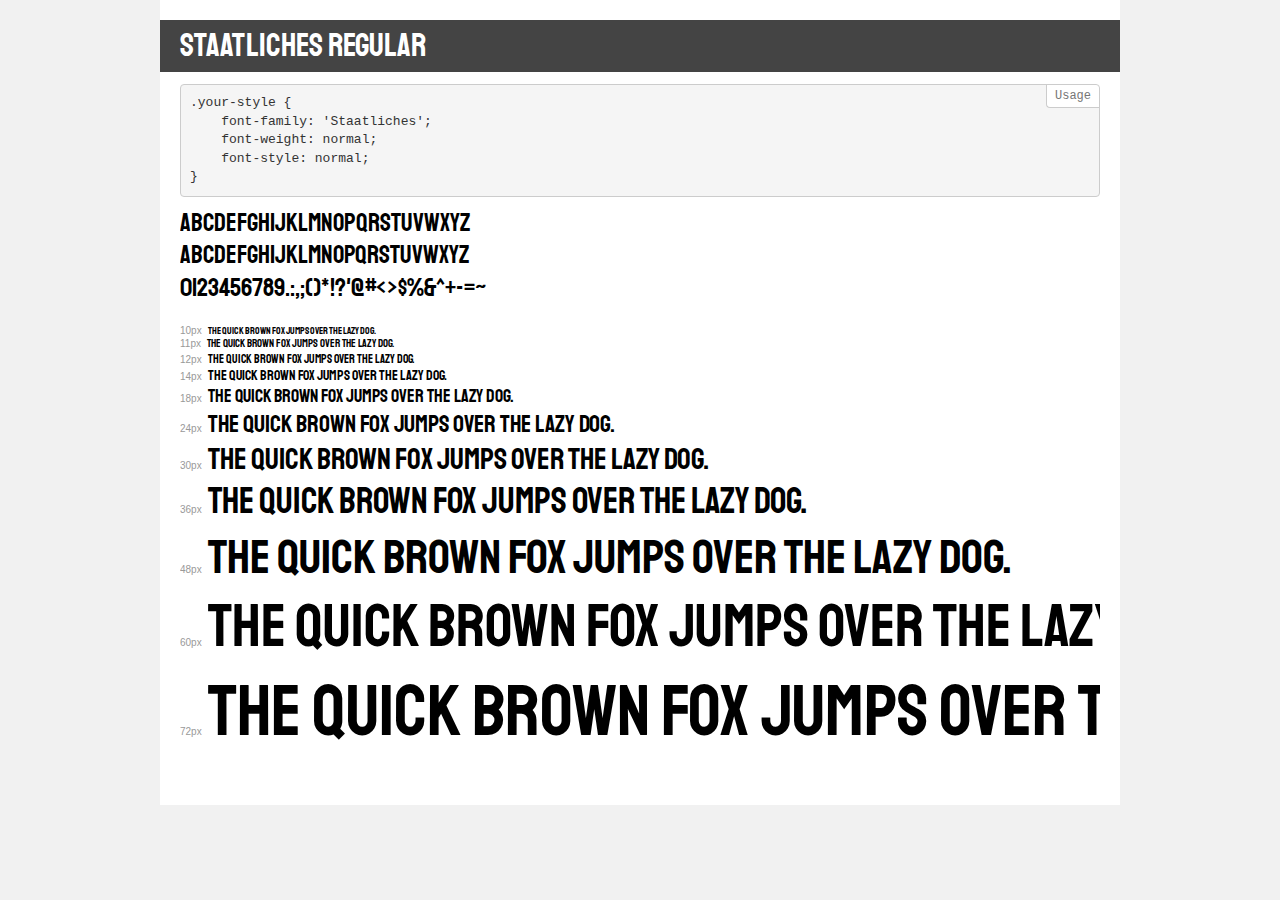
<file: assets/fonts/staatliches/demo.html>
<!DOCTYPE html>
<html>
<head>
    <meta charset="utf-8">
    <meta http-equiv="X-UA-Compatible" content="IE=edge">
    <meta name="viewport" content="width=device-width, initial-scale=1">
    <meta name="robots" content="noindex, noarchive">
    <meta name="format-detection" content="telephone=no">
    <title>Transfonter demo</title>
    <link href="stylesheet.css" rel="stylesheet">
    <style>
        /*
        http://meyerweb.com/eric/tools/css/reset/
        v2.0 | 20110126
        License: none (public domain)
        */
        html, body, div, span, applet, object, iframe,
        h1, h2, h3, h4, h5, h6, p, blockquote, pre,
        a, abbr, acronym, address, big, cite, code,
        del, dfn, em, img, ins, kbd, q, s, samp,
        small, strike, strong, sub, sup, tt, var,
        b, u, i, center,
        dl, dt, dd, ol, ul, li,
        fieldset, form, label, legend,
        table, caption, tbody, tfoot, thead, tr, th, td,
        article, aside, canvas, details, embed,
        figure, figcaption, footer, header, hgroup,
        menu, nav, output, ruby, section, summary,
        time, mark, audio, video {
            margin: 0;
            padding: 0;
            border: 0;
            font-size: 100%;
            font: inherit;
            vertical-align: baseline;
        }
        /* HTML5 display-role reset for older browsers */
        article, aside, details, figcaption, figure,
        footer, header, hgroup, menu, nav, section {
            display: block;
        }
        body {
            line-height: 1;
        }
        ol, ul {
            list-style: none;
        }
        blockquote, q {
            quotes: none;
        }
        blockquote:before, blockquote:after,
        q:before, q:after {
            content: '';
            content: none;
        }
        table {
            border-collapse: collapse;
            border-spacing: 0;
        }
        /* common styles */
        body {
            background: #f1f1f1;
            color: #000;
        }
        .page {
            background: #fff;
            width: 920px;
            margin: 0 auto;
            padding: 20px 20px 0 20px;
            overflow: hidden;
        }
        .font-container {
            overflow-x: auto;
            overflow-y: hidden;
            margin-bottom: 40px;
            line-height: 1.3;
            white-space: nowrap;
            padding-bottom: 5px;
        }
        h1 {
            position: relative;
            background: #444;
            font-size: 32px;
            color: #fff;
            padding: 10px 20px;
            margin: 0 -20px 12px -20px;
        }
        .letters {
            font-size: 25px;
            margin-bottom: 20px;
        }
        .s10:before {
            content: '10px';
        }
        .s11:before {
            content: '11px';
        }
        .s12:before {
            content: '12px';
        }
        .s14:before {
            content: '14px';
        }
        .s18:before {
            content: '18px';
        }
        .s24:before {
            content: '24px';
        }
        .s30:before {
            content: '30px';
        }
        .s36:before {
            content: '36px';
        }
        .s48:before {
            content: '48px';
        }
        .s60:before {
            content: '60px';
        }
        .s72:before {
            content: '72px';
        }
        .s10:before, .s11:before, .s12:before, .s14:before,
        .s18:before, .s24:before, .s30:before, .s36:before,
        .s48:before, .s60:before, .s72:before {
            font-family: Arial, sans-serif;
            font-size: 10px;
            font-weight: normal;
            font-style: normal;
            color: #999;
            padding-right: 6px;
        }
        pre {
            display: block;
            position: relative;
            padding: 9px;
            margin: 0 0 10px;
            font-family: Monaco, Menlo, Consolas, "Courier New", monospace !important;
            font-size: 13px;
            line-height: 1.428571429;
            color: #333;
            font-weight: normal !important;
            font-style: normal !important;
            background-color: #f5f5f5;
            border: 1px solid #ccc;
            overflow-x: auto;
            border-radius: 4px;
        }
        pre:after {
            display: block;
            position: absolute;
            right: 0;
            top: 0;
            content: 'Usage';
            line-height: 1;
            padding: 5px 8px;
            font-size: 12px;
            color: #767676;
            background-color: #fff;
            border: 1px solid #ccc;
            border-right: none;
            border-top: none;
            border-radius: 0 4px 0 4px;
            z-index: 10;
        }
        /* responsive */
        @media (max-width: 959px) {
            .page {
                width: auto;
                margin: 0;
            }
        }
    </style>
</head>
<body>
<div class="page">
    <div class="demo" style="font-family: 'Staatliches'; font-weight: normal; font-style: normal;">
        <h1>Staatliches Regular</h1>
        <pre>.your-style {
    font-family: 'Staatliches';
    font-weight: normal;
    font-style: normal;
}</pre>
        <div class="font-container">
            <p class="letters">
                abcdefghijklmnopqrstuvwxyz<br>
ABCDEFGHIJKLMNOPQRSTUVWXYZ<br>
                0123456789.:,;()*!?'@#<>$%&^+-=~
            </p>
            <p class="s10" style="font-size: 10px;">The quick brown fox jumps over the lazy dog.</p>
            <p class="s11" style="font-size: 11px;">The quick brown fox jumps over the lazy dog.</p>
            <p class="s12" style="font-size: 12px;">The quick brown fox jumps over the lazy dog.</p>
            <p class="s14" style="font-size: 14px;">The quick brown fox jumps over the lazy dog.</p>
            <p class="s18" style="font-size: 18px;">The quick brown fox jumps over the lazy dog.</p>
            <p class="s24" style="font-size: 24px;">The quick brown fox jumps over the lazy dog.</p>
            <p class="s30" style="font-size: 30px;">The quick brown fox jumps over the lazy dog.</p>
            <p class="s36" style="font-size: 36px;">The quick brown fox jumps over the lazy dog.</p>
            <p class="s48" style="font-size: 48px;">The quick brown fox jumps over the lazy dog.</p>
            <p class="s60" style="font-size: 60px;">The quick brown fox jumps over the lazy dog.</p>
            <p class="s72" style="font-size: 72px;">The quick brown fox jumps over the lazy dog.</p>
        </div>
    </div>
</div>
</body>
</html>
</file>
<file: styles/index.css>
@charset "UTF-8";
@import url(../assets/fonts/sf_pro_display/stylesheet.css);
@import url(../assets/fonts/barlow/stylesheet.css);
@import url(../assets/fonts/proxima_nova/stylesheet.css);
@import url(../assets/fonts/staatliches/stylesheet.css);
/* http://meyerweb.com/eric/tools/css/reset/ 
   v2.0 | 20110126
   License: none (public domain)
*/
html, body, div, span, applet, object, iframe,
h1, h2, h3, h4, h5, h6, p, blockquote, pre,
a, abbr, acronym, address, big, cite, code,
del, dfn, em, img, ins, kbd, q, s, samp,
small, strike, strong, sub, sup, tt, var,
b, u, i, center,
dl, dt, dd, ol, ul, li,
fieldset, form, label, legend,
table, caption, tbody, tfoot, thead, tr, th, td,
article, aside, canvas, details, embed,
figure, figcaption, footer, header, hgroup,
menu, nav, output, ruby, section, summary,
time, mark, audio, video {
  margin: 0;
  padding: 0;
  border: 0;
  font-size: 100%;
  font: inherit;
  vertical-align: baseline;
}

/* HTML5 display-role reset for older browsers */
article, aside, details, figcaption, figure,
footer, header, hgroup, menu, nav, section {
  display: block;
}

body {
  line-height: 1;
}

ol, ul {
  list-style: none;
}

blockquote, q {
  quotes: none;
}

blockquote:before, blockquote:after,
q:before, q:after {
  content: "";
  content: none;
}

table {
  border-collapse: collapse;
  border-spacing: 0;
}

a {
  color: inherit;
  text-decoration: none;
}

* {
  box-sizing: border-box;
}

.body {
  min-width: 320px;
}

main {
  margin-top: 50px;
}

.overlay {
  position: fixed;
  top: 0;
  left: 0;
  width: 100%;
  height: 100%;
  z-index: 11;
  background-color: rgba(101, 100, 100, 0.4);
  visibility: hidden;
  opacity: 0;
  transition: 0.5s;
}

.overlay__toggler {
  display: none;
}

.mobile-menu {
  height: 100%;
  width: 80%;
  max-width: 300px;
  padding-left: 20px;
  padding-top: 40px;
  position: relative;
  background-color: #fff;
  box-shadow: 3px 1px 15px 10px rgb(88, 88, 88);
  transform: translateX(-110%);
  transition: 0.5s;
  overflow-y: auto;
}
.mobile-menu__nav-icon {
  width: 30px;
  display: flex;
  align-items: center;
  justify-content: center;
}
.mobile-menu__nav-list {
  width: 100%;
  display: flex;
  align-items: flex-start;
  flex-direction: column;
  gap: 46px;
  stroke-width: 1px;
  stroke: rgba(0, 0, 0, 0.1);
}
.mobile-menu__nav-link {
  font-family: "SF Pro Display", sans-serif;
  font-weight: 400;
  font-size: 20px;
  color: #2f3035;
  display: flex;
  align-items: center;
  gap: 23px;
}
.mobile-menu__address {
  margin-top: 65px;
  margin-left: 44px;
  margin-bottom: 30px;
  font-family: "SF Pro Display", sans-serif;
  font-weight: 700;
  font-size: 20px;
  color: #2f3035;
}
.mobile-menu__btn {
  position: absolute;
  top: 32px;
  right: 32px;
}
.mobile-menu__img {
  width: 36px;
}

header {
  margin-bottom: 78px;
  position: relative;
}

.wrapper {
  width: 100%;
  height: 100%;
  max-width: 1211px;
  display: flex;
  align-items: center;
  margin: 0 auto;
  padding-left: 20px;
  padding-right: 20px;
}

.mobile-menu-ham {
  display: none;
}

.overlay__toggler:checked + .overlay {
  visibility: visible;
  opacity: 1;
}

.overlay__toggler:checked + .overlay .mobile-menu {
  transform: translateX(0);
}

.header-top {
  width: 100%;
  margin-top: 25px;
  margin-bottom: 19px;
}
.header-top .wrapper {
  justify-content: space-between;
}
.header-top__nav {
  display: flex;
  gap: 57px;
  align-items: center;
}
.header-top__nav-link {
  font-family: "SF Pro Display", sans-serif;
  font-weight: 700;
  font-size: 20px;
  text-align: center;
  color: #2f3035;
}
.header-top__nav-link-last {
  width: 200px;
}
.header-top__logo-mobile {
  display: none;
}
.header-top__address {
  height: 45px;
  font-family: "SF Pro Display", sans-serif;
  font-weight: 700;
  font-size: 20px;
  color: #2f3035;
  display: flex;
  align-items: center;
  padding-left: 33px;
  background-image: url(../assets/icons/местоположение.svg);
  background-repeat: no-repeat;
}
.header-top__socials {
  display: flex;
  gap: 9px;
  padding-top: 5px;
}
.header-top__socials:last-child {
  padding-right: 20px;
}
.header-top__socials-link {
  position: relative;
}

.social-link__counter {
  width: 22px;
  height: 22px;
  background-color: #1c62cd;
  position: absolute;
  top: 9px;
  left: 25px;
  border-radius: 50%;
  display: flex;
  align-items: center;
  justify-content: center;
  font-family: "SF Pro Display", sans-serif;
  font-weight: 500;
  font-size: 10px;
  text-align: center;
  color: #fff;
}

.header-bottom {
  width: 100%;
}
.header-bottom__nav {
  width: 100%;
  height: 53px;
  background: #f0f0f4;
  display: flex;
  justify-content: space-between;
  align-items: center;
}
.header-bottom__nav-link {
  font-family: "SF Pro Display", sans-serif;
  font-weight: 400;
  font-size: 20px;
  text-transform: capitalize;
  color: #2f3035;
}
.header-bottom__nav-link_active {
  font-family: "SF Pro Display", sans-serif;
  font-weight: 600;
  font-size: 20px;
  text-transform: capitalize;
  color: #2f3035;
}

.slider-section {
  margin-bottom: 79px;
}
.slider-section .wrapper {
  justify-content: space-between;
  align-items: flex-start;
}

.swiper {
  height: auto;
  width: 100%;
}
.swiper-slide__img {
  width: 100%;
}

.main-swiper {
  width: 100%;
  max-width: 870px;
}

.slider__preview {
  width: 100%;
}

.main-button-next,
.main-button-prev {
  color: #fff;
}

.swiper-pagination-bullet-active,
.swiper-pagination-bullet {
  width: 11px;
  height: 11px;
  margin-bottom: 29px !important;
}

.swiper-pagination-bullet {
  border: 1px solid #fff;
  opacity: 1;
  background-color: transparent;
}

.swiper-pagination-bullet-active {
  background: #fff;
}

.ad {
  width: 100%;
  border: 1px solid #cdcdcd;
  border-radius: 3px;
  width: 265px;
  height: 397px;
  display: flex;
  flex-direction: column;
  align-items: center;
  position: relative;
}
.ad__sale {
  padding: 8px 20px;
  background: #1c62cd;
  font-family: "Proxima Nova", sans-serif;
  font-weight: 700;
  font-size: 12px;
  letter-spacing: 0.1em;
  text-transform: uppercase;
  color: #fff;
  position: absolute;
  top: 0;
  left: 0;
}
.ad__price {
  width: 100%;
  display: flex;
  flex-direction: column;
  align-items: end;
  justify-content: end;
}
.ad__new-price {
  font-family: "Barlow", sans-serif;
  font-weight: 700;
  font-size: 27px;
  color: #1c62cd;
  margin-bottom: 7px;
  padding-right: 22px;
  padding-top: 4px;
  background-image: url(../assets/icons/icons8-big-ruble.svg);
  background-repeat: no-repeat;
  background-position: right 0 bottom 3px;
  margin-right: 7px;
}
.ad__old-price {
  position: relative;
  font-family: "Barlow", sans-serif;
  font-weight: 400;
  font-size: 14px;
  color: #c4c4c4;
  padding-right: 21px;
  padding-top: 5px;
}
.ad__old-price::after {
  content: "";
  width: 10px;
  height: 10px;
  background-image: url(../assets/icons/icons8-small-ruble.svg);
  background-repeat: no-repeat;
  position: absolute;
  bottom: 2px;
  right: 5px;
}
.ad__main-img {
  margin-left: 61px;
  margin-right: auto;
  margin-top: 8px;
}
.ad__main-text {
  max-width: 200px;
  font-family: "SF Pro Display", sans-serif;
  font-weight: 700;
  font-size: 18px;
  text-align: center;
  color: #2f3035;
  margin-top: 4px;
  margin-bottom: 7px;
  margin-top: 8px;
}
.ad__sec-text {
  display: flex;
  flex-direction: column;
  align-items: center;
  background: #f0f0f4;
  width: 100%;
  height: 100%;
}

.new-price__img {
  margin-right: 7px;
}

.main-text-header {
  max-width: 200px;
  font-family: "SF Pro Display", sans-serif;
  font-weight: 700;
  font-size: 18px;
  text-align: center;
  color: #2f3035;
}

.sec-text_header {
  margin-top: 31px;
  margin-left: 5px;
  font-family: "SF Pro Display", sans-serif;
  font-weight: 400;
  font-size: 18px;
  text-align: center;
  color: #2f3035;
}

.sec-text_date {
  font-family: "Barlow", sans-serif;
  font-weight: 700;
  font-size: 18px;
  text-align: center;
  color: #1c62cd;
  margin-top: 5px;
  margin-left: 3px;
}

.nav-link {
  font-family: "SF Pro Display", sans-serif;
  font-weight: 400;
  font-size: 20px;
  color: #2f3035;
}

.active-link {
  font-family: "SF Pro Display", sans-serif;
  font-weight: 700;
  font-size: 20px;
  text-align: center;
  color: #2f3035;
  border-radius: 5px;
  background-color: #f0f0f4;
  padding: 11px 26px;
  margin-left: 28px;
  margin-right: 34px;
}

.search .wrapper {
  flex-direction: column;
  align-items: flex-start;
}
.search__row:focus {
  outline: none;
}
.search__nav {
  display: flex;
  align-items: center;
  gap: 40px;
  margin-left: 20px;
  margin-bottom: 25px;
}
.search__input {
  display: none;
}
.search__input:checked + .search__content {
  font-family: "SF Pro Display", sans-serif;
  font-weight: 700;
  font-size: 20px;
  text-align: center;
  color: #2f3035;
  border-radius: 5px;
  padding: 12px 20px;
  background: #f0f0f4;
}
.search__label {
  font-family: "SF Pro Display", sans-serif;
  font-weight: 400;
  font-size: 20px;
  color: #2f3035;
}
.search__row {
  border-radius: 3px;
  width: 100%;
  height: 50px;
  background: #f0f0f4;
  border: none;
  font-family: "SF Pro Display", sans-serif;
  font-weight: 400;
  font-size: 16px;
  color: #656464;
  padding-left: 20px;
}
.search__button {
  font-family: "SF Pro Display", sans-serif;
  font-weight: 700;
  font-size: 14px;
  letter-spacing: 0.12em;
  text-transform: uppercase;
  color: #fff;
  border-radius: 3px;
  background: #1c62cd;
  padding: 18px 40px;
  border: none;
}
.search__button-mobile {
  display: none;
  position: absolute;
  right: 15px;
}
.search__box {
  width: 100%;
  display: flex;
  align-items: center;
  margin-bottom: 80px;
  position: relative;
}

.catalog {
  margin-bottom: 84px;
}
.catalog__list {
  padding: 0;
  width: 100%;
  display: flex;
  gap: 30px;
  flex-wrap: wrap;
}
.catalog__item {
  border: 1px solid #cdcdcd;
  border-radius: 3px;
  width: 370px;
  height: 129px;
  background: #fff;
  display: flex;
  position: relative;
  padding-top: 20px;
  padding-left: 20px;
}
.catalog__item:hover {
  box-shadow: 3px 3px 20px 0 rgba(50, 50, 50, 0.25);
  border-radius: 3px;
}
.catalog__item:hover .catalog__title-header {
  font-family: "Barlow", sans-serif;
  font-weight: 700;
  font-size: 23px;
  color: #1c62cd;
}
.catalog__title-link {
  font-family: "SF Pro Display", sans-serif;
  font-weight: 400;
  font-size: 14px;
  color: #c4c4c4;
  position: relative;
  padding-right: 10px;
  width: -moz-fit-content;
  width: fit-content;
}
.catalog__title-link::after {
  content: "";
  background-image: url(../assets/icons/Back.png);
  position: absolute;
  right: 0;
  width: 10px;
  height: 10px;
  top: 4px;
}
.catalog__title-header {
  margin: 0;
  letter-spacing: 1px;
  margin-bottom: 52px;
  font-family: "Barlow", sans-serif;
  font-weight: 700;
  font-size: 23px;
  color: #2f3035;
}

.title-img1 {
  width: 130px;
  height: 100px;
  position: absolute;
  right: 37px;
  top: 22px;
}

.title-img2 {
  position: absolute;
  width: 152px;
  height: 81px;
  right: 25px;
  top: 25px;
}

.title-img3 {
  position: absolute;
  width: 207px;
  height: 101px;
  right: 6px;
  top: 13px;
}

.title-img4 {
  position: absolute;
  width: 165px;
  height: 105px;
  right: 20px;
  top: 11px;
}

.title-img5 {
  position: absolute;
  width: 157px;
  height: 101px;
  right: 23px;
  top: 15px;
}

.title-img6 {
  position: absolute;
  width: 66px;
  height: 113px;
  right: 77px;
  top: 7px;
}

.popular-product {
  width: 100%;
  margin-bottom: 84px;
}
.popular-product .wrapper {
  flex-direction: column;
  align-items: flex-start;
}
.popular-product__slider {
  width: 100%;
  height: 403px;
  padding-bottom: 37px;
  margin-bottom: 37px;
}
.popular-product__button-prev {
  color: #2f3035;
}
.popular-product__nav {
  display: flex;
  gap: 50px;
  margin-bottom: 35px;
}
.popular-product__nav-link {
  font-family: "SF Pro Display", sans-serif;
  font-weight: 400;
  font-size: 15px;
  text-align: center;
  color: #2f3035;
}
.popular-product__nav-link-active {
  font-family: "SF Pro Display", sans-serif;
  font-weight: 500;
  font-size: 15px;
  text-align: center;
  color: #2f3035;
}
.popular-product__list {
  width: 100%;
  display: flex;
  gap: 30px;
}
.popular-product__button {
  font-family: "SF Pro Display", sans-serif;
  font-weight: 400;
  font-size: 15px;
  letter-spacing: 0.12em;
  text-transform: uppercase;
  text-align: center;
  color: #2f3035;
  padding: 17px 60px;
  background: #f0f0f4;
  border: none;
  margin: 0 auto;
}
.popular-product__button-mobile {
  display: none;
}

.popular-product__arrows {
  width: 100%;
  position: relative;
}

.slider__button-prev {
  position: absolute;
  left: -36px;
  top: 189px;
}

.slider__button-next {
  position: absolute;
  top: 189px;
  right: -36px;
}

.slider__item {
  height: 403px;
  border: 1px solid #e0e0e0;
  display: flex;
  align-items: center;
  flex-direction: column;
  position: relative;
}
.slider__item:hover .catalog-holder__link {
  visibility: visible;
  opacity: 1;
  cursor: pointer;
}
.slider__item-card-active {
  width: 230px;
  height: 61px;
  position: absolute;
  border-radius: 3px;
  box-shadow: 0 0 15px 0 rgba(0, 0, 0, 0.2);
  background: #fff;
  opacity: 0.9;
  display: flex;
  align-items: center;
  justify-content: center;
  margin-top: 122px;
  display: none;
}

.slider-pagination-first {
  visibility: hidden;
}

.card-active-link {
  font-family: "SF Pro Display", sans-serif;
  font-weight: 400;
  font-size: 20px;
  text-align: center;
  color: #2f3035;
}

.item__text {
  font-family: "SF Pro Display", sans-serif;
  font-weight: 400;
  font-size: 18px;
  text-align: center;
  color: #2f3035;
  margin-top: 16px;
  width: 100%;
  max-width: 210px;
}
.item__heart {
  position: absolute;
  right: 11px;
  top: 14px;
  background-color: transparent;
  border: none;
}
.item__basket {
  position: absolute;
  bottom: -3px;
  right: 0;
  border: none;
  border-radius: 10px 0 0 0;
  width: 60px;
  height: 40px;
  background: #1c62cd;
}
.item__sale {
  font-family: "SF Pro Display", sans-serif;
  font-weight: 400;
  font-size: 12px;
  letter-spacing: 0.07em;
  color: #fff;
}
.item__button {
  position: absolute;
  left: 0;
  top: 0;
  border: none;
  background: #1c62cd;
  padding: 6px 16px;
}
.item__price {
  font-family: "Barlow", sans-serif;
  font-weight: 700;
  font-size: 30px;
  text-align: center;
  color: #2f3035;
  margin-top: 35px;
}
.item__img {
  margin-top: 52px;
}
.item__out-of-stock {
  font-family: "SF Pro Display", sans-serif;
  font-weight: 700;
  font-size: 18px;
  text-align: center;
  color: #2f3035;
  margin-top: 19px;
  margin-bottom: 20px;
}
.item__link {
  font-family: "SF Pro Display", sans-serif;
  font-weight: 400;
  font-size: 16px;
  color: #1c62cd;
  position: relative;
  padding-bottom: 10px;
}

.heading {
  font-family: "Barlow", sans-serif;
  font-weight: 700;
  font-size: 25px;
  color: #2f3035;
  margin-bottom: 29px;
}

.marketing {
  margin-bottom: 76px;
}
.marketing__box {
  width: 100%;
  max-width: 1170px;
  height: 165px;
  background: #1c62cd;
  position: relative;
  display: flex;
  align-items: center;
}
.marketing__box-text {
  display: flex;
  flex-direction: column;
  align-items: flex-start;
  margin-left: 444px;
  margin-right: 11px;
}
.marketing__img-cfmoto {
  position: absolute;
  left: 70px;
  top: 33px;
}
.marketing__button {
  font-family: "SF Pro Display", sans-serif;
  font-weight: 500;
  font-size: 24px;
  line-height: 208%;
  text-align: right;
  color: #2f3035;
  padding: 4px 41px;
}
.marketing__text {
  font-family: "SF Pro Display", sans-serif;
  font-weight: 700;
  font-size: 36px;
  line-height: 100%;
  color: #fff;
  width: 100%;
  max-width: 308px;
}
.marketing__text-mobile {
  display: none;
}
.marketing__img-maverick {
  position: absolute;
  left: 222px;
  top: 33px;
}

.other-products {
  width: 100%;
  margin-bottom: 64px;
}
.other-products .wrapper {
  flex-direction: column;
  align-items: flex-start;
}
.other-products__heading {
  margin-bottom: 23px;
}
.other-products__nav {
  margin-bottom: 39px;
  margin-left: 5px;
  gap: 69px;
}
.other-products__arrows {
  width: 100%;
  position: relative;
}
.other-products__slider {
  width: 100%;
  height: auto;
  padding-bottom: 35px;
}
.other-products__slider-img {
  margin-top: 70px;
}

.first-item__text {
  margin-top: 64px;
}

.second-item__text {
  margin-top: 55px;
  max-width: 200px;
}

.third-item__text {
  margin-top: 0;
  margin-bottom: 12px;
}

.fourth-item__text {
  max-width: 170px;
}

.swiper-pagination-sec {
  visibility: hidden;
}

.footer {
  width: 100%;
  height: 232px;
  background: #f0f0f4;
}
.footer .wrapper {
  width: 100%;
  padding-top: 43px;
  flex-direction: column;
  align-items: flex-start;
}
.footer__form {
  display: flex;
}
.footer__top {
  width: 100%;
  display: flex;
  margin-bottom: 48px;
  justify-content: space-between;
}
.footer__form-text {
  font-family: "SF Pro Display", sans-serif;
  font-weight: 700;
  font-size: 14px;
  color: #2f3035;
  max-width: 220px;
  margin-bottom: 37px;
}
.footer__form_input {
  width: 201px;
  height: 33px;
  border: none;
  padding-left: 12px;
}
.footer__form_input::-moz-placeholder {
  font-family: "SF Pro Display", sans-serif;
  font-weight: 400;
  font-size: 14px;
  color: #c4c4c4;
  padding-top: 8px;
  padding-bottom: 8px;
}
.footer__form_input::placeholder {
  font-family: "SF Pro Display", sans-serif;
  font-weight: 400;
  font-size: 14px;
  color: #c4c4c4;
  padding-top: 8px;
  padding-bottom: 8px;
}
.footer__form-button {
  font-family: "SF Pro Display", sans-serif;
  font-weight: 600;
  font-size: 11px;
  letter-spacing: 0.12em;
  text-transform: uppercase;
  text-align: center;
  color: #fff;
  background: #1c62cd;
  padding: 10px 16px;
  border: none;
}
.footer__item {
  font-family: "SF Pro Display", sans-serif;
  font-weight: 400;
  font-size: 14px;
  color: #2f3035;
}
.footer__item-main {
  font-weight: 700;
}
.footer__info {
  display: flex;
  flex-direction: column;
  align-items: flex-start;
  gap: 8px;
}
.footer__internet-shop {
  display: flex;
  flex-direction: column;
  align-items: flex-start;
  gap: 8px;
}
.footer__social {
  display: flex;
  gap: 30px;
  align-items: center;
}
.footer__bottom {
  width: 100%;
  display: flex;
  align-items: center;
  padding-left: 455px;
  gap: 81px;
}
.footer__bottom-link {
  font-family: "SF Pro Display", sans-serif;
  font-weight: 400;
  font-size: 10px;
  color: #48494d;
}

.accordion__list {
  width: 100%;
  flex-direction: column;
  align-items: flex-start;
  display: none;
}
.accordion__header {
  width: 100%;
  display: flex;
  justify-content: space-between;
  align-items: center;
}
.accordion__input-togler {
  display: none;
}
.accordion__input-togler:checked + .accordion__body {
  opacity: 1;
  max-height: 100vh;
  visibility: visible;
  padding-left: 25px;
  padding-top: 20px;
  padding-bottom: 10px;
}
.accordion__body {
  display: flex;
  align-items: flex-start;
  flex-direction: column;
  gap: 10px;
  max-height: 0px;
  opacity: 0;
  visibility: hidden;
  transition: 0.5s;
  padding-left: 25px;
  font-family: "SF Pro Display", sans-serif;
  font-weight: 500;
  font-size: 14px;
  line-height: 129%;
  letter-spacing: -0.01em;
  color: #7f7f7f;
}

.accordion__item:has(.accordion__input-togler:checked) .accordion__chevron {
  rotate: 180deg;
  transition: 0.5s;
}

@media (max-width: 1310px) {
  .slider__button-prev {
    left: 15px;
    z-index: 2;
  }
  .slider__button-next {
    right: 15px;
    z-index: 2;
  }
}
@media (max-width: 1212px) {
  .wrapper {
    max-width: 1096px;
  }
  .slider__button-prev {
    left: 115px;
  }
  .slider__button-next {
    right: 115px;
  }
  .swiper {
    width: 750px;
    height: auto;
  }
  .popular-product__slider {
    margin-bottom: 0;
  }
  .swiper-slide__img {
    width: 750px;
  }
  .catalog__item {
    width: calc(50% - 15px);
  }
  .catalog__title-header {
    margin-top: 0;
  }
  .item__price {
    font-size: 26px;
  }
  .footer__bottom {
    padding-left: 0;
    justify-content: center;
  }
  .slider-section .wrapper {
    flex-direction: column;
    gap: 20px;
    align-items: center;
  }
  .ad {
    width: 50%;
  }
  .ad__main-img {
    margin: 0;
  }
  .catalog__list {
    justify-content: center;
  }
}
@media (max-width: 1096px) {
  .header-bottom__nav-link {
    font-size: 16px;
  }
  .swiper {
    width: 750px;
  }
  .swiper-slide__img {
    width: 750px;
  }
  .search__content {
    font-size: 16px;
  }
  .search__input:checked + .search__content {
    font-size: 16px;
  }
  .search__button {
    font-size: 12px;
  }
  .search__row {
    font-size: 14px;
  }
  .catalog__title-header {
    font-size: 21px;
  }
  .heading {
    font-size: 23px;
  }
  .popular-product__nav-link {
    font-size: 15px;
  }
  .item__img {
    width: 160px;
  }
  .slider__button-next {
    right: 85px;
  }
  .slider__button-prev {
    left: 85px;
  }
  .marketing__button {
    font-size: 18px;
  }
  .marketing__text {
    font-size: 26px;
    width: inherit;
  }
  .marketing__box {
    flex-direction: column;
  }
  .marketing__box-text {
    margin-top: 20px;
    margin-bottom: 20px;
    text-align: center;
    align-items: center;
    margin-left: 0;
    margin-right: 0;
    justify-content: center;
  }
  .marketing__button {
    font-size: 15px;
  }
  .marketing__img-maverick {
    right: 70px;
    left: inherit;
  }
}
@media (max-width: 1020px) {
  .header-top__nav {
    gap: 24px;
  }
  .header-top__nav-link {
    font-size: 16px;
  }
  .header-top__address {
    font-size: 16px;
  }
  .header-top__logo-img {
    width: 55px;
  }
  .slider__button-next,
  .slider__button-prev {
    display: none;
  }
  .footer__form-text {
    font-size: 12px;
  }
  .footer__item {
    font-size: 12px;
  }
  .item__img {
    width: 140px;
  }
  .item__price {
    margin-top: 23px;
  }
  .popular-product {
    margin-bottom: 40px;
  }
  .popular-product__slider {
    margin-bottom: 0;
  }
  .other-products {
    margin-bottom: 15px;
  }
  .other-products__slider-img {
    margin-top: 52px;
  }
  .swiper-pagination-sec .swiper-pagination-bullet-active,
  .swiper-pagination-sec .swiper-pagination-bullet,
  .swiper-pagination-first .swiper-pagination-bullet-active,
  .swiper-pagination-first .swiper-pagination-bullet {
    visibility: visible;
    width: 11px;
    height: 11px;
    margin-bottom: 0px !important;
  }
  .swiper-pagination-sec .swiper-pagination-bullet,
  .swiper-pagination-first .swiper-pagination-bullet {
    border: 1px solid #fff;
    opacity: 1;
    background-color: black;
  }
}
@media (max-width: 840px) {
  main {
    margin-top: 183px;
  }
  .header {
    width: 100%;
    height: 110px;
    position: fixed;
    left: 0;
    top: 0;
    z-index: 10;
    background: #fff;
  }
  .header-top__nav {
    display: none;
  }
  .header-top__logo-img {
    display: none;
  }
  .header-top__logo-mobile {
    display: inherit;
  }
  .header-top__address {
    display: none;
  }
  .mobile-menu__nav-list {
    margin-top: 60px;
  }
  .mobile-menu-ham {
    display: inherit;
  }
  .swiper-button-next,
  .swiper-button-prev {
    display: none;
  }
  .popular-product__slider,
  .other-products__slider {
    width: 80%;
  }
  .popular-product__button {
    font-size: 12px;
    padding: 12px 40px;
  }
  .other-products__nav {
    gap: 40px;
  }
  .footer__form_input ::-moz-placeholder {
    font-size: 10px;
  }
  .footer__form_input ::placeholder {
    font-size: 10px;
  }
  .footer__form-button {
    font-size: 8px;
  }
  .footer__social {
    gap: 5px;
  }
  .footer__social-img {
    width: 20px;
  }
  .footer__form-text {
    margin-bottom: 20px;
  }
  .marketing__img-maverick {
    right: 10px;
  }
  .marketing__img-cfmoto {
    left: 10px;
  }
  .marketing__text {
    font-size: 20px;
  }
}
@media (max-width: 768px) {
  main .wrapper {
    max-width: 620px;
  }
  .header-bottom__nav {
    gap: 20px;
    overflow-x: auto;
  }
  .header-bottom__nav-link {
    font-size: 20px;
  }
  .search__nav {
    gap: 20px;
    width: 100%;
    overflow-x: auto;
  }
  .search__content {
    font-size: 20px;
    white-space: nowrap;
  }
  .search__row {
    font-size: 16px;
    background-image: url(../assets/icons/loupe.svg);
    background-repeat: no-repeat;
    background-position: right 15px top 15px;
    padding-left: 10px;
  }
  .search__input:checked + .search__content {
    font-size: 20px;
  }
  .search__button {
    display: none;
  }
  .search__button-mobile {
    display: inherit;
  }
  .swiper {
    width: 100%;
  }
  .swiper-slide__img {
    width: 100%;
  }
  .popular-product__nav {
    gap: 30px;
    width: 100%;
    overflow-x: auto;
  }
  .catalog__item {
    width: 96%;
  }
  .footer__top {
    flex-direction: column;
    align-items: center;
  }
  .footer {
    height: 100%;
  }
  .footer .wrapper {
    padding-top: 20px;
    padding-left: 0;
    padding-right: 0;
  }
  .footer__info {
    display: none;
  }
  .footer__internet-shop {
    display: none;
  }
  .footer__social {
    gap: 50px;
    margin-top: 15px;
  }
  .footer__form-text {
    font-size: 14px;
    margin: 0 auto;
    margin-bottom: 20px;
  }
  .marketing {
    margin-bottom: 40px;
  }
  .marketing__box {
    height: 130px;
  }
  .marketing__text {
    font-size: 18px;
  }
  .marketing__button {
    font-size: 14px;
  }
  .marketing__img-cfmoto {
    width: 20%;
  }
  .marketing__img-maverick {
    width: 23%;
  }
  .accordion__list {
    display: inherit;
    margin-top: 15px;
  }
  .accordion__header {
    width: 100%;
    display: flex;
    border-bottom: 2px solid #f0f0f4;
    padding: 16px 14px;
    font-family: "SF Pro Display", sans-serif;
    font-weight: 500;
    font-size: 14px;
    line-height: 129%;
    letter-spacing: -0.01em;
    color: #7f7f7f;
  }
  .accordion__item {
    width: 100%;
  }
  .footer__bottom {
    padding-bottom: 10px;
  }
}
@media (max-width: 625px) {
  main .wrapper {
    max-width: 500px;
  }
  .ad {
    width: 100%;
  }
  .swiper-pagination-bullet-active,
  .swiper-pagination-bullet {
    margin-bottom: 16px !important;
  }
}
@media (max-width: 450px) {
  .wrapper {
    padding-left: 10px;
    padding-right: 10px;
  }
  main .wrapper {
    max-width: 360px;
  }
  .mobile-menu__nav-list {
    margin-top: 60px;
    gap: 30px;
  }
  .search__nav {
    margin-left: 0;
  }
  .heading {
    width: 100%;
    text-align: center;
    margin-bottom: 32px;
  }
  .catalog {
    margin-bottom: 86px;
  }
  .catalog__title-header {
    font-size: 23px;
  }
  .title-img1 {
    width: 90px;
    height: 69px;
    right: 13px;
    top: 50px;
  }
  .title-img2 {
    width: 121px;
    height: 65px;
    right: 12px;
    top: 54px;
  }
  .title-img3 {
    width: 155px;
    height: 75px;
    right: 11px;
    top: 44px;
  }
  .title-img4 {
    width: 121px;
    height: 77px;
    right: 13px;
    top: 40px;
  }
  .title-img5 {
    width: 117px;
    height: 75px;
    right: 12px;
    top: 45px;
  }
  .title-img6 {
    width: 60px;
    height: 103px;
    right: 38px;
    top: 18px;
  }
  .popular-product__nav {
    gap: 43px;
  }
  .marketing__text {
    display: none;
  }
  .marketing__text-mobile {
    font-size: 18px;
    display: inherit;
    font-family: "SF Pro Display", sans-serif;
    font-weight: 700;
    line-height: 100%;
    color: #fff;
  }
  .marketing__img-cfmoto {
    width: 67px;
    height: 54px;
    top: 68px;
  }
  .marketing__img-maverick {
    width: 69px;
    height: 48px;
    top: 73px;
  }
  .marketing__button {
    padding-left: 12px;
    padding-right: 12px;
  }
  .footer__top {
    margin-bottom: 80px;
  }
  .footer__form-group {
    border-bottom: 2px solid #f0f0f4;
    height: 110px;
    width: 100%;
  }
  .footer__form {
    justify-content: center;
    align-items: center;
  }
  .footer__bottom {
    flex-direction: column;
    align-items: flex-start;
    gap: 12px;
    margin-bottom: 62px;
    padding-bottom: 0;
    padding-left: 10px;
  }
}
@media (max-width: 320px) {
  main {
    margin-top: 145px;
  }
  .header .wrapper {
    padding-left: 0;
  }
  .mobile-menu-ham {
    padding-left: 10px;
  }
  .header-top {
    margin-bottom: 10px;
  }
  .header-top__logo-mobile {
    margin-left: 33px;
    margin-right: 41px;
  }
  .header-top__socials {
    padding-top: 4px;
  }
  .header-top__socials:last-child {
    padding-right: 26px;
  }
  .slider-section .wrapper {
    padding-left: 0;
    padding-right: 0;
  }
  .main-swiper {
    height: 166px;
  }
  .swiper-pagination-bullet-active,
  .swiper-pagination-bullet {
    margin-bottom: 6px !important;
  }
  .swiper-slide__img {
    height: 100%;
    -o-object-fit: cover;
       object-fit: cover;
  }
  .swiper-pagination-bullet-active,
  .swiper-pagination-bullet {
    width: 7px;
    height: 7px;
  }
  .swiper-horizontal > .swiper-pagination-bullets .swiper-pagination-bullet,
  .swiper-pagination-horizontal.swiper-pagination-bullets .swiper-pagination-bullet {
    margin: 0px 3px;
  }
  .header-bottom__nav {
    padding-left: 10px;
  }
  .ad {
    width: 83%;
    margin-top: 18px;
  }
  .ad__main-img {
    margin-left: 61px;
    margin-right: auto;
    margin-top: 8px;
  }
  .wrapper-mobile {
    padding: 0;
    margin: 0;
    width: 100%;
    max-width: 320px;
  }
  .search__input:checked + .search__content {
    padding: 0;
    background-color: inherit;
    border-radius: 0;
  }
  .search__nav {
    gap: 7px;
    padding-bottom: 8px;
  }
  .catalog__item {
    padding-top: 25px;
  }
  .popular-product {
    margin-bottom: 80px;
  }
  .popular-product__nav {
    margin-bottom: 27px;
  }
  .popular-product__button {
    margin-top: 22px;
    padding: 16px 58px;
    font-size: 15px;
  }
  .popular-product__button-mobile {
    display: inherit;
    margin-top: 4px;
    margin-bottom: 66px;
  }
  .item__img {
    width: 210px;
  }
  .item__price {
    font-size: 32px;
    margin-top: 29px;
  }
  .item__heart {
    right: 17px;
    top: 21px;
  }
  .slider__item {
    height: 402px;
    width: 100%;
  }
  .popular-product__slider {
    padding-bottom: 51px;
  }
  .swiper-pagination-sec .swiper-pagination-bullet-active,
  .swiper-pagination-sec .swiper-pagination-bullet,
  .swiper-pagination-first .swiper-pagination-bullet-active,
  .swiper-pagination-first .swiper-pagination-bullet {
    margin-bottom: 7px !important;
  }
  .swiper-pagination-sec .swiper-pagination-bullet-active,
  .swiper-pagination-sec .swiper-pagination-bullet,
  .swiper-pagination-first .swiper-pagination-bullet-active,
  .swiper-pagination-first .swiper-pagination-bullet {
    width: 18px;
    height: 18px;
  }
  .wrapper-holder {
    width: 100%;
    padding-left: 14px;
    padding-right: 14px;
  }
  .marketing {
    margin-bottom: 78px;
  }
  .marketing__box-text {
    margin-top: 6px;
    margin-bottom: 8px;
  }
  .marketing__button {
    padding: 0 8px;
  }
  .marketing__box {
    height: 90px;
  }
  .marketing__img-maverick {
    width: 70px;
    top: 39px;
    right: 12px;
  }
  .marketing__img-cfmoto {
    top: 36px;
  }
  .other-products__heading {
    max-width: 290px;
    line-height: 30px;
    margin-bottom: 23px;
  }
  .other-products__slider-img {
    margin-top: 70px;
  }
  .first-item__text {
    margin-top: 56px;
  }
  .other-products__slider {
    padding-bottom: 52px;
  }
  .footer__form {
    margin-top: 24px;
  }
  .footer__form-button {
    font-size: 11px;
  }
  .footer__form-text {
    text-align: center;
  }
  .footer__form_input {
    padding-left: 9px;
  }
  .footer__social {
    gap: 31px;
    margin-top: 39px;
  }
  .footer__social-img {
    width: 30px;
  }
}
.catalog .wrapper {
  flex-direction: column;
  align-items: flex-start;
}
.catalog__header {
  font-family: "SF Pro Display", sans-serif;
  font-weight: 700;
  font-size: 30px;
  color: #2f3035;
  margin-top: 41px;
  margin-bottom: 26px;
}
.catalog__header-buttons {
  width: 100%;
  display: flex;
  align-items: center;
  gap: 10px;
  margin-bottom: 49px;
}
.catalog__header_select {
  display: flex;
  gap: 10px;
}
.catalog__header_select-mobile {
  display: none;
  width: 100%;
  gap: 10px;
}
.catalog__header-box {
  width: 100%;
  display: flex;
  justify-content: space-between;
  align-items: flex-start;
}
.catalog__header-button {
  font-family: "SF Pro Display", sans-serif;
  font-weight: 400;
  font-size: 14px;
  color: #2f3035;
  opacity: 0.7;
  padding: 6px 23px;
  background: #f0f0f4;
  border-radius: 3px;
  border: none;
}
.catalog-holder {
  width: 100%;
  display: grid;
  grid-template-columns: 301px auto;
}
.catalog-holder__list {
  width: 100%;
  list-style: none;
  display: grid;
  gap: 30px;
  justify-content: space-between;
  align-items: center;
  grid-template-columns: 1fr 1fr 1fr;
}
.catalog-holder__item {
  display: flex;
  align-items: center;
  flex-direction: column;
  position: relative;
  border: 1px solid #cdcdcd;
  border-radius: 3px;
  width: 100%;
  max-width: 271px;
  height: 403px;
  position: relative;
}
.catalog-holder__item .item__basket {
  bottom: -1px;
}
.catalog-holder__item:hover .catalog-holder__link {
  cursor: pointer;
  opacity: 1;
  visibility: visible;
}
.catalog-holder__link {
  font-family: "SF Pro Display", sans-serif;
  font-weight: 400;
  font-size: 20px;
  text-align: center;
  color: #2f3035;
  border-radius: 3px;
  width: 230px;
  height: 61px;
  box-shadow: 0 0 15px 0 rgba(0, 0, 0, 0.2);
  background: #fff;
  opacity: 0.9;
  position: absolute;
  top: 115px;
  padding-top: 20px;
  opacity: 0;
  visibility: hidden;
  transition: 0.5s;
}
.catalog-holder__params {
  width: 100%;
  height: 100%;
  display: flex;
  flex-direction: column;
  max-width: 284px;
}

.catalog__item-linkholder {
  display: block;
  width: 370px;
  height: 129px;
}

.select__list {
  border: 1.5px solid #d7d9df;
  padding: 5px 20px;
  padding-right: 46px;
  -webkit-appearance: none;
     -moz-appearance: none;
          appearance: none;
  background-image: url("../assets/icons/Expand more.1.1.1.1.1.svg");
  background-repeat: no-repeat;
  background-position: 141px 12px;
  font-family: "SF Pro Display", sans-serif;
  font-weight: 400;
  font-size: 14px;
  color: #2f3035;
  outline: none;
  margin-right: 29px;
}
.select__button {
  background: none;
  border: none;
  padding: 0;
}

.params {
  display: flex;
  gap: 42px;
  margin-bottom: 46px;
}
.params__btn {
  font-family: "SF Pro Display", sans-serif;
  font-weight: 400;
  font-size: 16px;
  letter-spacing: 0.09em;
  text-transform: uppercase;
  color: #c4c4c4;
  border: none;
  background: none;
  padding: 0;
  height: 27px;
}
.params__btn-active {
  font-family: "SF Pro Display", sans-serif;
  font-weight: 700;
  font-size: 16px;
  letter-spacing: 0.09em;
  text-transform: uppercase;
  color: #2f3035;
  border-bottom: 2px solid #1c62cd;
}
.params__list {
  width: 100%;
  height: 0px;
  opacity: 0;
  transition: 0.5s;
  overflow: hidden;
}

.label__header {
  font-family: "SF Pro Display", sans-serif;
  font-weight: 600;
  font-size: 16px;
  color: #2f3035;
  display: flex;
  gap: 14px;
  margin-bottom: 20px;
}
.label__header img {
  transition: 0.5s;
}

.input__header {
  display: none;
}

.params__box:has(.input__header:checked) .label__header img {
  rotate: 540deg;
}

.params__box:has(.input__header:checked) .params__list {
  height: 100%;
  opacity: 1;
  margin-bottom: 43px;
  padding-top: 10px;
}

.item-input {
  display: none;
}
.item-input__checkbox {
  width: 14px;
  height: 14px;
  border: 1.5px solid #c4c4c4;
}

.item-input:checked ~ .item-input__checkbox {
  background: #1c62cd;
  border: 1.5px solid #1c62cd;
}

.item-label {
  position: relative;
  font-family: "SF Pro Display", sans-serif;
  font-weight: 400;
  font-size: 14px;
  color: #2f3035;
  display: flex;
  flex-direction: row-reverse;
  gap: 12px;
  justify-content: flex-end;
  align-items: center;
}

.item__header {
  max-width: none;
  margin-top: 28px;
}

.params__item {
  display: flex;
  gap: 52px;
}
.params__item-link {
  width: 100%;
}

.params__new__item {
  gap: 18px;
}

.item-input:checked ~ .brend__checkbox::after {
  content: url(../assets/icons/Shapes.svg);
  position: absolute;
  left: 3px;
  top: -2px;
}

.params__item-link {
  font-family: "SF Pro Display", sans-serif;
  font-weight: 400;
  font-size: 14px;
  text-decoration: underline;
  -webkit-text-decoration-skip-ink: none;
          text-decoration-skip-ink: none;
  color: #1c62cd;
}

.slider-row {
  display: flex;
  justify-content: space-between;
  margin-top: 40px;
}
.slider-row__min, .slider-row__max {
  font-family: "SF Pro Display", sans-serif;
  font-weight: 400;
  font-size: 14px;
  color: #c4c4c4;
  margin-top: 6px;
}
.slider-row__min-value, .slider-row__max-value {
  font-family: "Barlow", sans-serif;
  font-weight: 400;
  font-size: 14px;
  text-decoration: underline;
  -webkit-text-decoration-skip-ink: none;
          text-decoration-skip-ink: none;
  color: #2f3035;
  margin-left: 12px;
}

.params__box-row {
  width: 100%;
  display: flex;
  justify-content: space-between;
  margin-bottom: 33px;
  border-bottom: 2px solid #c4c4c4;
  padding-bottom: 10px;
}
.params__box-row-heading {
  font-family: "SF Pro Display", sans-serif;
  font-weight: 600;
  font-size: 16px;
  color: #2f3035;
  padding-left: 26px;
}

.select:hover .select-body {
  opacity: 1;
  visibility: visible;
}

.select-header:hover .select-chevron {
  rotate: 540deg;
}

.select-chevron {
  transition: 0.5s;
}

.select {
  position: relative;
}
.select-header {
  display: flex;
  gap: 10px;
  font-family: "SF Pro Display", sans-serif;
  font-weight: 600;
  font-size: 16px;
  color: #2f3035;
  padding-right: 20px;
}
.select-header-value {
  font-family: "Barlow", sans-serif;
  font-weight: 400;
  font-size: 14px;
  color: #48494d;
}
.select-body {
  display: flex;
  flex-direction: column;
  align-items: flex-start;
  border: 1px solid #e0e0e0;
  width: 68px;
  padding-top: 13px;
  padding-bottom: 8px;
  position: absolute;
  left: -4px;
  top: 18px;
  opacity: 0;
  transition: 0.5s;
  visibility: hidden;
  background: #fff;
  gap: 5px;
  z-index: 2;
}
.select-body-btn {
  width: 100%;
  border: none;
  background-color: initial;
  font-family: "Barlow", sans-serif;
  font-weight: 400;
  font-size: 14px;
  color: rgba(0, 0, 0, 0.6);
  padding: 0;
}
.select-body-btn:hover {
  background: rgba(107, 126, 172, 0.05);
}

.params__brend__item {
  display: grid;
  grid-template-columns: 1fr 1fr;
  -moz-column-gap: 0;
       column-gap: 0;
  row-gap: 21px;
  margin-bottom: 21px;
  margin-top: 4px;
}

.params__model__item {
  gap: 16px;
  display: grid;
  grid-template-columns: 1fr 1fr;
  -moz-column-gap: 0;
       column-gap: 0;
  margin-bottom: 25px;
}

.model-input {
  border: 1px solid #e0e0e0;
  width: 100%;
  max-width: 291px;
  height: 30px;
  padding-left: 20px;
  outline: none;
  margin-bottom: 22px;
}

.model-input::-moz-placeholder {
  font-family: "SF Pro Display", sans-serif;
  font-weight: 400;
  font-size: 12px;
  color: #bdbec2;
}

.model-input::placeholder {
  font-family: "SF Pro Display", sans-serif;
  font-weight: 400;
  font-size: 12px;
  color: #bdbec2;
}

.params__sale__item {
  gap: 10px;
}

.sale-button {
  font-family: "SF Pro Display", sans-serif;
  font-weight: 700;
  font-size: 12px;
  letter-spacing: 0.07em;
  color: #fff;
  border: none;
  background: #1c62cd;
  padding: 6px 15px;
}

.new-button,
.hit-button {
  font-family: "SF Pro Display", sans-serif;
  font-weight: 700;
  font-size: 12px;
  letter-spacing: 0.07em;
  color: #c4c4c4;
  border: none;
  background: #f0f0f4;
  padding: 6px 15px;
}

.diler-button {
  font-family: "SF Pro Display", sans-serif;
  font-weight: 700;
  font-size: 12px;
  letter-spacing: 0.07em;
  text-align: center;
  color: #fff;
  border: none;
  background: #2f3035;
  padding: 6px 15px;
}

.params__country__item {
  display: grid;
  grid-template-columns: 1fr 1fr;
  row-gap: 25px;
  -moz-column-gap: 0;
       column-gap: 0;
  margin-bottom: 20px;
}

.params-button {
  font-family: "SF Pro Display", sans-serif;
  font-weight: 400;
  font-size: 15px;
  letter-spacing: 0.12em;
  text-transform: uppercase;
  text-align: center;
  color: #bdbec2;
  border: none;
  background: #f0f0f4;
  padding: 17px 85px;
  margin-bottom: 15px;
}

.mobile-button {
  display: none;
}

.dop-label {
  display: flex;
  justify-content: center;
  gap: 17px;
  font-family: "SF Pro Display", sans-serif;
  font-weight: 400;
  font-size: 13px;
  color: #2f3035;
  margin-left: 32px;
  margin-bottom: 15px;
}

.dop-input {
  display: none;
}

.reset-filter {
  font-family: "SF Pro Display", sans-serif;
  font-weight: 400;
  font-size: 13px;
  text-decoration: underline;
  -webkit-text-decoration-skip-ink: none;
          text-decoration-skip-ink: none;
  color: #c4c4c4;
  border: none;
  background: none;
}

.slider-row {
  margin-top: 20px;
  margin-bottom: 0;
}

.ui-state-default,
.ui-widget-content .ui-state-default,
.ui-widget-header .ui-state-default,
.ui-button,
html .ui-button.ui-state-disabled:hover,
html .ui-button.ui-state-disabled:active {
  width: 8px;
  height: 8px;
  border-radius: 100%;
  background: #1c62cd;
  border: none;
}

.ui-slider-horizontal .ui-slider-handle {
  top: -3px;
  z-index: auto;
}

.ui-slider-horizontal .ui-slider-range {
  background-color: #1c62cd;
  height: 3px;
  top: 0px;
}

.ui-widget.ui-widget-content {
  background-color: #c5c5c5;
  border: none;
  height: 1px;
}

.ui-widget {
  font-size: 1px;
  color: #e0e0e0;
}

.pages {
  width: 100%;
  display: flex;
  align-items: center;
  justify-content: center;
  gap: 42px;
  margin-top: 72px;
  margin-bottom: 12px;
}
.pages__num {
  font-family: "Barlow", sans-serif;
  font-weight: 400;
  font-size: 18px;
  color: #c4c4c4;
}
.pages__num-active {
  font-family: "Barlow", sans-serif;
  font-weight: 600;
  font-size: 18px;
  color: #1c62cd;
  border: 2px solid #1c62cd;
  padding: 8px 15px;
}

.other-products-hidden {
  display: none;
}

@media (max-width: 1212px) {
  .catalog-holder__list {
    grid-template-columns: 1fr 1fr;
  }
  .catalog-holder__item {
    max-width: 360px;
    padding: 10px;
  }
}
@media (max-width: 1096px) {
  .catalog-holder__item {
    height: 350px;
  }
}
@media (max-width: 840px) {
  .main-catalog {
    margin-top: 98px;
  }
  .catalog__header_select-mobile {
    display: flex;
    margin-left: 5px;
  }
  .catalog__header-box {
    flex-direction: column;
    gap: 26px;
  }
  .catalog__header_select {
    display: none;
  }
  .catalog-holder {
    grid-template-columns: auto;
  }
  .catalog-holder__params {
    display: none;
  }
  .catalog-holder__list {
    grid-template-columns: 1fr 1fr 1fr;
  }
  .catalog-holder__item {
    max-width: 300px;
    height: 400px;
  }
  .header-bottom__catalog {
    display: none;
  }
  .item__img {
    width: 100%;
    max-width: 210px;
  }
  .select__list {
    border: none;
    background-image: url(../assets/icons/Back.1.png);
    background-position: 0 7px;
    padding-left: 26px;
    padding-right: 11px;
    margin: 0;
    font-weight: 600;
    font-size: 15px;
  }
}
@media (max-width: 760px) {
  .catalog-holder__list {
    grid-template-columns: 1fr 1fr;
  }
  .catalog__header-buttons {
    overflow-x: auto;
  }
}
@media (max-width: 500px) {
  .mobile-menu-ham {
    padding-left: 17px;
  }
  .catalog__header {
    margin-top: 62px;
    font-weight: 700;
    font-size: 20px;
    margin-bottom: 41px;
  }
  .catalog__header-buttons {
    margin-bottom: 33px;
  }
  .catalog-holder__list {
    grid-template-columns: auto;
    width: 100%;
    max-width: 269px;
    justify-content: center;
    margin: 0 auto;
    gap: 42px;
  }
  .catalog__header-button {
    white-space: nowrap;
  }
  .item__img {
    margin-top: 39px;
  }
  .pages {
    gap: 22px;
    margin-top: 23px;
    margin-bottom: 38px;
  }
}
@media (max-width: 320px) {
  .catalog-holder__item-hidden {
    display: none;
  }
  .header-catalog {
    height: 60px;
  }
  .mobile-button {
    display: block;
    padding: 17px 43px;
  }
  .other-products-hidden {
    display: block;
    height: 585px;
    padding-left: 17px;
    padding-right: 17px;
  }
}
.header-card {
  margin-bottom: 52px;
}

.card-section {
  margin-bottom: 80px;
}
.card-section .wrapper {
  flex-direction: column;
  align-items: flex-start;
}

.breadcrumbs {
  display: flex;
  gap: 10px;
  align-items: center;
  flex-wrap: wrap;
}

.breadcrumbs__link {
  font-family: "SF Pro Display", sans-serif;
  font-weight: 400;
  font-size: 15px;
  color: #c4c4c4;
  padding-right: 17px;
  background-image: url(../assets/icons/card-back.png);
  background-repeat: no-repeat;
  background-position: right 0 bottom 2px;
}
.breadcrumbs__link:last-child {
  background-image: none;
  padding: 0;
}

.main-block {
  width: 100%;
  display: flex;
  justify-content: space-between;
  align-items: flex-start;
  margin-top: 38px;
  gap: 100px;
}

.product {
  width: 100%;
  max-width: 500px;
  display: flex;
  flex-direction: column;
  align-items: center;
  padding-top: 68px;
  position: relative;
}
.product-mobile {
  display: none;
}
.product__sale {
  position: absolute;
  font-family: "SF Pro Display", sans-serif;
  font-weight: 400;
  font-size: 15px;
  letter-spacing: 0.12em;
  color: #fff;
  background-color: #1c62cd;
  padding: 15px 27px;
  top: 3px;
  left: 0;
}
.product__img {
  width: 100%;
}
.product__old-price {
  font-family: "Barlow", sans-serif;
  font-weight: 400;
  font-size: 30px;
  color: #000;
  opacity: 0.6;
  position: relative;
  padding-top: 22px;
}
.product__old-price::after {
  width: 132px;
  height: 21px;
  content: url(../assets/image/Vector_2.png);
  position: absolute;
  right: 6px;
  top: 21px;
}
.product__new-price {
  font-family: "Barlow", sans-serif;
  font-weight: 700;
  font-size: 40px;
  color: #2f3035;
  padding-top: 14px;
  padding-bottom: 19px;
}
.product__link {
  font-family: "SF Pro Display", sans-serif;
  font-weight: 400;
  font-size: 15px;
  color: #1c62cd;
}

.heart,
.pictogram {
  background-color: #fff;
  border: none;
  padding: 0;
}

.discription {
  width: 100%;
  max-width: 570px;
  display: flex;
  align-items: flex-start;
  flex-direction: column;
  justify-content: flex-start;
}
.discription__header {
  font-family: "SF Pro Display", sans-serif;
  font-weight: 700;
  font-size: 30px;
  color: #2f3035;
  margin-bottom: 20px;
}
.discription__nav {
  width: 100%;
  margin-bottom: 45px;
  display: flex;
  align-items: center;
  gap: 10px;
}
.discription__list {
  width: 100%;
  max-width: 437px;
  margin-bottom: 18px;
}
.discription__item {
  border-bottom: 1px solid rgba(47, 48, 53, 0.1);
  display: flex;
  align-items: center;
  gap: 30px;
  padding: 11px 0;
}
.discription__code {
  font-family: "SF Pro Display", sans-serif;
  font-weight: 400;
  font-size: 15px;
  color: #2f3035;
  opacity: 0.6;
  margin-bottom: 24px;
}
.discription__code-item {
  font-family: "SF Pro Display", sans-serif;
  font-weight: 400;
  font-size: 15px;
  color: #2f3035;
}
.discription__button {
  font-family: "SF Pro Display", sans-serif;
  font-weight: 400;
  font-size: 14px;
  letter-spacing: 0.12em;
  text-transform: uppercase;
  text-align: center;
  color: #fff;
  background: #1c62cd;
  border-radius: 3px;
  padding: 0;
  padding: 16px 56px;
  border: none;
}

.wrapper-box {
  display: flex;
  width: 100%;
  gap: 30px;
  margin-bottom: 22px;
}
.wrapper-box__button {
  background-color: #fff;
  border: none;
  font-family: "SF Pro Display", sans-serif;
  font-weight: 400;
  font-size: 20px;
  color: #2f3035;
  opacity: 0.6;
  padding: 0;
}
.wrapper-box__button-active {
  font-weight: 700;
  opacity: 1;
  position: relative;
}
.wrapper-box__button-active::after {
  position: absolute;
  content: url(../assets/icons/sub_line.png);
  left: 0;
  bottom: -12px;
}

.classification {
  width: 100%;
  font-family: "SF Pro Display", sans-serif;
  font-weight: 400;
  font-size: 20px;
  color: #2f3035;
}
.classification-link {
  font-family: "SF Pro Display", sans-serif;
  font-weight: 400;
  font-size: 14px;
  text-decoration: underline;
  -webkit-text-decoration-skip-ink: none;
          text-decoration-skip-ink: none;
  color: #1c62cd;
  margin-bottom: 46px;
}

.first-column {
  width: 100%;
  min-width: 281px;
}

.address {
  margin-bottom: 108px;
}
.address .wrapper {
  flex-direction: column;
}
.address__nav {
  width: 100%;
  height: 70px;
  display: flex;
  align-items: center;
  justify-content: space-around;
  background: #f0f0f4;
  gap: 30px;
  overflow-x: auto;
  margin-bottom: 54px;
}
.address__nav-link {
  font-family: "SF Pro Display", sans-serif;
  font-weight: 400;
  font-size: 20px;
  color: #2f3035;
  opacity: 0.6;
}
.address__nav-link-active {
  opacity: 1;
}

.address__row {
  width: 100%;
  display: flex;
  align-items: center;
  gap: 154px;
  margin-bottom: 52px;
  padding-left: 37px;
}
.address__row-search {
  width: 100%;
  max-width: 398px;
  font-family: "SF Pro Display", sans-serif;
  font-weight: 400;
  font-size: 17px;
  color: #2f3035;
  opacity: 0.7;
  display: flex;
  align-items: center;
}
.address__row-label {
  font-family: "SF Pro Display", sans-serif;
  font-weight: 400;
  font-size: 17px;
  color: #2f3035;
  opacity: 0.7;
  display: flex;
  gap: 15px;
}
.address__row-input {
  display: none;
}
.address__row-input:checked + .address__row-checkbox::after {
  opacity: 1;
  visibility: visible;
}
.address__row-input:checked + .address__row-checkbox {
  border: 1.5px solid #1c62cd;
}
.address__row-checkbox {
  width: 14px;
  height: 14px;
  border: 1px solid #c4c4c4;
  position: relative;
}
.address__row-checkbox::after {
  content: "";
  width: 8px;
  height: 8px;
  background-color: #1c62cd;
  position: absolute;
  left: 0;
  right: 0;
  bottom: 0;
  top: 0;
  margin: auto;
  opacity: 0;
  visibility: hidden;
}

.search-input {
  width: 100%;
  border-radius: 3px;
  border: none;
  max-width: 313px;
  height: 33px;
  background: #f0f0f4;
  background-image: url(../assets/image/Search.png);
  background-repeat: no-repeat;
  background-position: right 9px center;
  margin-left: 15px;
  padding-left: 10px;
  flex-shrink: 0;
}
.search-input:focus {
  outline: none;
}

.label-box {
  display: flex;
  gap: 50px;
}

.allshops {
  flex-direction: column;
  width: 100%;
  margin-top: 36px;
}
.allshops-img {
  transition: 0.5s;
}
.allshops__label {
  width: 100%;
  display: flex;
  gap: 8px;
  font-family: "SF Pro Display", sans-serif;
  font-weight: 400;
  font-size: 16px;
  text-decoration: underline;
  -webkit-text-decoration-skip-ink: none;
          text-decoration-skip-ink: none;
  color: #1c62cd;
}
.allshops__input {
  display: none;
}
.allshops__input:checked + .allshops__list {
  margin-top: 20px;
  transform: translateX(0);
  max-height: 100vh;
  opacity: 1;
}
.allshops:has(.allshops__input:checked) .allshops-img {
  rotate: 180deg;
}
.allshops__list {
  width: 100%;
  height: 100%;
  max-height: 0px;
  overflow: hidden;
  align-items: flex-start;
  gap: 10px;
  flex-direction: column;
  transform: translatex(-100%);
  transition: 0.5s;
  opacity: 0;
}
.allshops__item {
  font-family: "SF Pro Display", sans-serif;
  font-weight: 400;
  font-size: 15px;
  line-height: 150%;
  color: #2f3035;
  opacity: 0.7;
}

.table {
  width: 100%;
  padding-left: 37px;
}
.table__mobile {
  display: none;
}
.table__header {
  width: 100%;
}
.table__row {
  width: 100%;
  display: grid;
  grid-template-columns: 18.33% 13.86% 8.91% 12.5% 12.2%;
  justify-content: space-between;
  border-bottom: 1px solid rgba(47, 48, 53, 0.1);
  padding-bottom: 18px;
}
.table__body {
  display: flex;
  flex-direction: column;
  gap: 21px;
  margin-top: 24px;
}
.table__header {
  margin-bottom: 20px;
}
.table__header .table__row {
  border: none;
}

.table__header .table__cell {
  font-family: "SF Pro Display", sans-serif;
  font-weight: 400;
  font-size: 20px;
  color: #2f3035;
}

.table__body .table__cell {
  font-family: "SF Pro Display", sans-serif;
  font-weight: 400;
  font-size: 16px;
  line-height: 150%;
  color: #2f3035;
  opacity: 0.7;
}

.table__cell-btn {
  font-family: "SF Pro Display", sans-serif;
  font-weight: 400;
  font-size: 13px;
  letter-spacing: 0.12em;
  color: #fff;
  padding: 10px 45px;
  border-radius: 3px;
  background: #1c62cd;
  border: none;
}

.table__cell:has(.table__cell-btn) {
  opacity: 1;
}

.table__cell-text {
  display: flex;
  justify-content: space-between;
}

.footer .card-wrapper {
  padding-top: 48px;
}

@media (max-width: 1212px) {
  .address__row {
    gap: 40px;
  }
  .table__row {
    grid-template-columns: 18.33% 19.86% 8.91% 12.5% 20.2%;
  }
  .label-box {
    gap: 20px;
  }
  .table {
    width: 90%;
  }
}
@media (max-width: 1020px) {
  .discription__header {
    font-size: 24px;
  }
  .classification {
    font-size: 15px;
  }
  .discription__button {
    padding: 14px 52px;
  }
  .discription__nav {
    margin-bottom: 25px;
  }
  .classification-link {
    margin-bottom: 30px;
  }
}
@media (max-width: 940px) {
  .first-column {
    min-width: 145px;
  }
  .discription__item {
    max-width: 270px;
  }
  .wrapper-box__button-mobile {
    display: none;
  }
  .label__box {
    gap: 10px;
  }
  .address__row-label {
    gap: 5px;
  }
}
@media (max-width: 840px) {
  .card-section {
    margin-bottom: 40px;
  }
  .main-block {
    display: none;
  }
  .product {
    padding-top: 20px;
  }
  .product__sale {
    display: none;
  }
  .product__link {
    margin-bottom: 40px;
  }
  .product-mobile {
    width: 100%;
    margin-top: 38px;
    display: flex;
    flex-direction: column;
    align-items: center;
  }
  .address__nav {
    flex-direction: column;
    height: 100%;
    background: none;
    overflow-x: inherit;
  }
  .address__row {
    gap: 43px;
    padding-left: 0;
    display: grid;
  }
  .discription__nav {
    display: flex;
    align-items: center;
    gap: 20px;
  }
  .table {
    display: none;
  }
  .table__mobile {
    width: 100%;
    display: flex;
    flex-direction: column;
    gap: 21px;
  }
  .table__mobile_heading {
    font-family: "SF Pro Display", sans-serif;
    font-weight: 700;
    font-size: 15px;
    color: #2f3035;
  }
  .table__mobile_value {
    font-family: "SF Pro Display", sans-serif;
    font-weight: 400;
    font-size: 15px;
    line-height: 150%;
    color: #2f3035;
    opacity: 0.7;
  }
  .table__mobile_row {
    gap: 5px;
    display: grid;
    grid-template-columns: 1fr 1fr;
    border-bottom: 1px solid rgba(47, 48, 53, 0.1);
    padding-bottom: 10px;
  }
  .table__mobile_reverse {
    display: flex;
    flex-direction: column;
  }
  .table__mobile_value {
    display: flex;
  }
  .table__mobile_cell-text {
    display: flex;
  }
  .table__mobile_cell-text-grid {
    display: grid;
    grid-template-columns: 1fr 1fr;
  }
  .table__mobile_sec {
    display: flex;
    flex-direction: column;
  }
  .table__mobile .allshops {
    display: flex;
  }
  .table__mobile .allshops__list {
    height: 100%;
  }
}
@media (max-width: 840px) and (max-width: 450px) {
  .main-card {
    margin-top: 99px;
  }
  .header {
    height: 101px;
  }
  .discription__header {
    font-size: 20px;
    margin-bottom: 46px;
  }
  .product-mobile {
    margin-top: 29px;
  }
  .discription__code {
    margin-bottom: 7px;
  }
  .product {
    padding-top: 43px;
  }
  .product-mobile {
    align-items: flex-start;
  }
  .stars {
    display: flex;
    gap: 7px;
  }
  .product__img {
    width: 87%;
  }
  .product__link {
    margin-bottom: 40px;
  }
  .discription__nav {
    gap: 27px;
    align-items: center;
  }
  .discription__button {
    padding: 17px 113px;
    margin: 0 auto;
  }
  .product__old-price {
    padding-top: 42px;
  }
  .product__old-price::after {
    right: 15px;
    top: 39px;
  }
  .address {
    margin-bottom: 81px;
  }
  .address__nav {
    align-items: flex-start;
    gap: 34px;
    margin-top: 40px;
    margin-bottom: 46px;
  }
  .address__nav-link {
    font-size: 22px;
  }
  .address__row {
    margin-bottom: 41px;
  }
  .address__row-search {
    display: grid;
    gap: 11px;
    max-width: inherit;
  }
  .address__row-label {
    flex-direction: row-reverse;
    justify-content: space-between;
    border-bottom: 1px solid #c4c4c4;
    padding-bottom: 5px;
  }
  .search-input {
    background-image: none;
    padding-left: 0;
    margin-left: 0;
  }
  .label-box {
    display: grid;
    gap: 18px;
  }
  .table__mobile {
    gap: 7px;
  }
  .table__mobile_row {
    border: none;
  }
}
@media (max-width: 840px) {
  .header-bottom__card {
    display: none;
  }
  .popular-product__button-mobile {
    margin-bottom: 34px;
  }
  .footer__form_input {
    padding-left: 15px;
    width: 188px;
  }
  .footer__top-card {
    margin-bottom: 58px;
  }
}/*# sourceMappingURL=index.css.map */
</file>
<file: assets/fonts/barlow/stylesheet.css>
@font-face {
    font-family: 'Barlow';
    src: url('Barlow-ExtraBold.eot');
    src: local('Barlow ExtraBold'), local('Barlow-ExtraBold'),
        url('Barlow-ExtraBold.eot?#iefix') format('embedded-opentype'),
        url('Barlow-ExtraBold.woff2') format('woff2'),
        url('Barlow-ExtraBold.woff') format('woff'),
        url('Barlow-ExtraBold.ttf') format('truetype');
    font-weight: 800;
    font-style: normal;
}

@font-face {
    font-family: 'Barlow';
    src: url('Barlow-ExtraLight.eot');
    src: local('Barlow ExtraLight'), local('Barlow-ExtraLight'),
        url('Barlow-ExtraLight.eot?#iefix') format('embedded-opentype'),
        url('Barlow-ExtraLight.woff2') format('woff2'),
        url('Barlow-ExtraLight.woff') format('woff'),
        url('Barlow-ExtraLight.ttf') format('truetype');
    font-weight: 200;
    font-style: normal;
}

@font-face {
    font-family: 'Barlow';
    src: url('Barlow-Regular.eot');
    src: local('Barlow Regular'), local('Barlow-Regular'),
        url('Barlow-Regular.eot?#iefix') format('embedded-opentype'),
        url('Barlow-Regular.woff2') format('woff2'),
        url('Barlow-Regular.woff') format('woff'),
        url('Barlow-Regular.ttf') format('truetype');
    font-weight: normal;
    font-style: normal;
}

@font-face {
    font-family: 'Barlow';
    src: url('Barlow-Bold.eot');
    src: local('Barlow Bold'), local('Barlow-Bold'),
        url('Barlow-Bold.eot?#iefix') format('embedded-opentype'),
        url('Barlow-Bold.woff2') format('woff2'),
        url('Barlow-Bold.woff') format('woff'),
        url('Barlow-Bold.ttf') format('truetype');
    font-weight: bold;
    font-style: normal;
}

@font-face {
    font-family: 'Barlow';
    src: url('Barlow-MediumItalic.eot');
    src: local('Barlow Medium Italic'), local('Barlow-MediumItalic'),
        url('Barlow-MediumItalic.eot?#iefix') format('embedded-opentype'),
        url('Barlow-MediumItalic.woff2') format('woff2'),
        url('Barlow-MediumItalic.woff') format('woff'),
        url('Barlow-MediumItalic.ttf') format('truetype');
    font-weight: 500;
    font-style: italic;
}

@font-face {
    font-family: 'Barlow';
    src: url('Barlow-BlackItalic.eot');
    src: local('Barlow Black Italic'), local('Barlow-BlackItalic'),
        url('Barlow-BlackItalic.eot?#iefix') format('embedded-opentype'),
        url('Barlow-BlackItalic.woff2') format('woff2'),
        url('Barlow-BlackItalic.woff') format('woff'),
        url('Barlow-BlackItalic.ttf') format('truetype');
    font-weight: 900;
    font-style: italic;
}

@font-face {
    font-family: 'Barlow';
    src: url('Barlow-ThinItalic.eot');
    src: local('Barlow Thin Italic'), local('Barlow-ThinItalic'),
        url('Barlow-ThinItalic.eot?#iefix') format('embedded-opentype'),
        url('Barlow-ThinItalic.woff2') format('woff2'),
        url('Barlow-ThinItalic.woff') format('woff'),
        url('Barlow-ThinItalic.ttf') format('truetype');
    font-weight: 100;
    font-style: italic;
}

@font-face {
    font-family: 'Barlow';
    src: url('Barlow-Italic.eot');
    src: local('Barlow Italic'), local('Barlow-Italic'),
        url('Barlow-Italic.eot?#iefix') format('embedded-opentype'),
        url('Barlow-Italic.woff2') format('woff2'),
        url('Barlow-Italic.woff') format('woff'),
        url('Barlow-Italic.ttf') format('truetype');
    font-weight: normal;
    font-style: italic;
}

@font-face {
    font-family: 'Barlow';
    src: url('Barlow-ExtraLightItalic.eot');
    src: local('Barlow ExtraLight Italic'), local('Barlow-ExtraLightItalic'),
        url('Barlow-ExtraLightItalic.eot?#iefix') format('embedded-opentype'),
        url('Barlow-ExtraLightItalic.woff2') format('woff2'),
        url('Barlow-ExtraLightItalic.woff') format('woff'),
        url('Barlow-ExtraLightItalic.ttf') format('truetype');
    font-weight: 200;
    font-style: italic;
}

@font-face {
    font-family: 'Barlow';
    src: url('Barlow-Light.eot');
    src: local('Barlow Light'), local('Barlow-Light'),
        url('Barlow-Light.eot?#iefix') format('embedded-opentype'),
        url('Barlow-Light.woff2') format('woff2'),
        url('Barlow-Light.woff') format('woff'),
        url('Barlow-Light.ttf') format('truetype');
    font-weight: 300;
    font-style: normal;
}

@font-face {
    font-family: 'Barlow';
    src: url('Barlow-ExtraBoldItalic.eot');
    src: local('Barlow ExtraBold Italic'), local('Barlow-ExtraBoldItalic'),
        url('Barlow-ExtraBoldItalic.eot?#iefix') format('embedded-opentype'),
        url('Barlow-ExtraBoldItalic.woff2') format('woff2'),
        url('Barlow-ExtraBoldItalic.woff') format('woff'),
        url('Barlow-ExtraBoldItalic.ttf') format('truetype');
    font-weight: 800;
    font-style: italic;
}

@font-face {
    font-family: 'Barlow';
    src: url('Barlow-SemiBold.eot');
    src: local('Barlow SemiBold'), local('Barlow-SemiBold'),
        url('Barlow-SemiBold.eot?#iefix') format('embedded-opentype'),
        url('Barlow-SemiBold.woff2') format('woff2'),
        url('Barlow-SemiBold.woff') format('woff'),
        url('Barlow-SemiBold.ttf') format('truetype');
    font-weight: 600;
    font-style: normal;
}

@font-face {
    font-family: 'Barlow';
    src: url('Barlow-BoldItalic.eot');
    src: local('Barlow Bold Italic'), local('Barlow-BoldItalic'),
        url('Barlow-BoldItalic.eot?#iefix') format('embedded-opentype'),
        url('Barlow-BoldItalic.woff2') format('woff2'),
        url('Barlow-BoldItalic.woff') format('woff'),
        url('Barlow-BoldItalic.ttf') format('truetype');
    font-weight: bold;
    font-style: italic;
}

@font-face {
    font-family: 'Barlow';
    src: url('Barlow-Black.eot');
    src: local('Barlow Black'), local('Barlow-Black'),
        url('Barlow-Black.eot?#iefix') format('embedded-opentype'),
        url('Barlow-Black.woff2') format('woff2'),
        url('Barlow-Black.woff') format('woff'),
        url('Barlow-Black.ttf') format('truetype');
    font-weight: 900;
    font-style: normal;
}

@font-face {
    font-family: 'Barlow';
    src: url('Barlow-Medium.eot');
    src: local('Barlow Medium'), local('Barlow-Medium'),
        url('Barlow-Medium.eot?#iefix') format('embedded-opentype'),
        url('Barlow-Medium.woff2') format('woff2'),
        url('Barlow-Medium.woff') format('woff'),
        url('Barlow-Medium.ttf') format('truetype');
    font-weight: 500;
    font-style: normal;
}

@font-face {
    font-family: 'Barlow';
    src: url('Barlow-LightItalic.eot');
    src: local('Barlow Light Italic'), local('Barlow-LightItalic'),
        url('Barlow-LightItalic.eot?#iefix') format('embedded-opentype'),
        url('Barlow-LightItalic.woff2') format('woff2'),
        url('Barlow-LightItalic.woff') format('woff'),
        url('Barlow-LightItalic.ttf') format('truetype');
    font-weight: 300;
    font-style: italic;
}

@font-face {
    font-family: 'Barlow';
    src: url('Barlow-SemiBoldItalic.eot');
    src: local('Barlow SemiBold Italic'), local('Barlow-SemiBoldItalic'),
        url('Barlow-SemiBoldItalic.eot?#iefix') format('embedded-opentype'),
        url('Barlow-SemiBoldItalic.woff2') format('woff2'),
        url('Barlow-SemiBoldItalic.woff') format('woff'),
        url('Barlow-SemiBoldItalic.ttf') format('truetype');
    font-weight: 600;
    font-style: italic;
}

@font-face {
    font-family: 'Barlow';
    src: url('Barlow-Thin.eot');
    src: local('Barlow Thin'), local('Barlow-Thin'),
        url('Barlow-Thin.eot?#iefix') format('embedded-opentype'),
        url('Barlow-Thin.woff2') format('woff2'),
        url('Barlow-Thin.woff') format('woff'),
        url('Barlow-Thin.ttf') format('truetype');
    font-weight: 100;
    font-style: normal;
}
</file>
<file: assets/fonts/proxima_nova/stylesheet.css>
@font-face {
    font-family: 'Proxima Nova Bl';
    src: url('ProximaNova-Black.eot');
    src: local('Proxima Nova Black'), local('ProximaNova-Black'),
        url('ProximaNova-Black.eot?#iefix') format('embedded-opentype'),
        url('ProximaNova-Black.woff2') format('woff2'),
        url('ProximaNova-Black.woff') format('woff'),
        url('ProximaNova-Black.ttf') format('truetype');
    font-weight: 900;
    font-style: normal;
}

@font-face {
    font-family: 'Proxima Nova Th';
    src: url('ProximaNova-Extrabld.eot');
    src: local('Proxima Nova Extrabold'), local('ProximaNova-Extrabld'),
        url('ProximaNova-Extrabld.eot?#iefix') format('embedded-opentype'),
        url('ProximaNova-Extrabld.woff2') format('woff2'),
        url('ProximaNova-Extrabld.woff') format('woff'),
        url('ProximaNova-Extrabld.ttf') format('truetype');
    font-weight: 800;
    font-style: normal;
}

@font-face {
    font-family: 'Proxima Nova Lt';
    src: url('ProximaNova-SemiboldIt.eot');
    src: local('Proxima Nova Semibold Italic'), local('ProximaNova-SemiboldIt'),
        url('ProximaNova-SemiboldIt.eot?#iefix') format('embedded-opentype'),
        url('ProximaNova-SemiboldIt.woff2') format('woff2'),
        url('ProximaNova-SemiboldIt.woff') format('woff'),
        url('ProximaNova-SemiboldIt.ttf') format('truetype');
    font-weight: 600;
    font-style: italic;
}

@font-face {
    font-family: 'Proxima Nova Th';
    src: url('ProximaNovaT-Thin.eot');
    src: local('Proxima Nova Thin'), local('ProximaNovaT-Thin'),
        url('ProximaNovaT-Thin.eot?#iefix') format('embedded-opentype'),
        url('ProximaNovaT-Thin.woff2') format('woff2'),
        url('ProximaNovaT-Thin.woff') format('woff'),
        url('ProximaNovaT-Thin.ttf') format('truetype');
    font-weight: 100;
    font-style: normal;
}

@font-face {
    font-family: 'Proxima Nova Lt';
    src: url('ProximaNova-Light.eot');
    src: local('Proxima Nova Light'), local('ProximaNova-Light'),
        url('ProximaNova-Light.eot?#iefix') format('embedded-opentype'),
        url('ProximaNova-Light.woff2') format('woff2'),
        url('ProximaNova-Light.woff') format('woff'),
        url('ProximaNova-Light.ttf') format('truetype');
    font-weight: 300;
    font-style: normal;
}

@font-face {
    font-family: 'Proxima Nova Bl';
    src: url('ProximaNova-BlackIt.eot');
    src: local('Proxima Nova Black Italic'), local('ProximaNova-BlackIt'),
        url('ProximaNova-BlackIt.eot?#iefix') format('embedded-opentype'),
        url('ProximaNova-BlackIt.woff2') format('woff2'),
        url('ProximaNova-BlackIt.woff') format('woff'),
        url('ProximaNova-BlackIt.ttf') format('truetype');
    font-weight: 900;
    font-style: italic;
}

@font-face {
    font-family: 'Proxima Nova Rg';
    src: url('ProximaNova-BoldIt.eot');
    src: local('Proxima Nova Bold Italic'), local('ProximaNova-BoldIt'),
        url('ProximaNova-BoldIt.eot?#iefix') format('embedded-opentype'),
        url('ProximaNova-BoldIt.woff2') format('woff2'),
        url('ProximaNova-BoldIt.woff') format('woff'),
        url('ProximaNova-BoldIt.ttf') format('truetype');
    font-weight: bold;
    font-style: italic;
}

@font-face {
    font-family: 'Proxima Nova Th';
    src: url('ProximaNova-ThinIt.eot');
    src: local('Proxima Nova Thin Italic'), local('ProximaNova-ThinIt'),
        url('ProximaNova-ThinIt.eot?#iefix') format('embedded-opentype'),
        url('ProximaNova-ThinIt.woff2') format('woff2'),
        url('ProximaNova-ThinIt.woff') format('woff'),
        url('ProximaNova-ThinIt.ttf') format('truetype');
    font-weight: 100;
    font-style: italic;
}

@font-face {
    font-family: 'Proxima Nova Rg';
    src: url('ProximaNova-Bold.eot');
    src: local('Proxima Nova Bold'), local('ProximaNova-Bold'),
        url('ProximaNova-Bold.eot?#iefix') format('embedded-opentype'),
        url('ProximaNova-Bold.woff2') format('woff2'),
        url('ProximaNova-Bold.woff') format('woff'),
        url('ProximaNova-Bold.ttf') format('truetype');
    font-weight: bold;
    font-style: normal;
}

@font-face {
    font-family: 'Proxima Nova Rg';
    src: url('ProximaNova-RegularIt.eot');
    src: local('Proxima Nova Regular Italic'), local('ProximaNova-RegularIt'),
        url('ProximaNova-RegularIt.eot?#iefix') format('embedded-opentype'),
        url('ProximaNova-RegularIt.woff2') format('woff2'),
        url('ProximaNova-RegularIt.woff') format('woff'),
        url('ProximaNova-RegularIt.ttf') format('truetype');
    font-weight: normal;
    font-style: italic;
}

@font-face {
    font-family: 'Proxima Nova Th';
    src: url('ProximaNova-ExtrabldIt.eot');
    src: local('Proxima Nova Extrabold Italic'), local('ProximaNova-ExtrabldIt'),
        url('ProximaNova-ExtrabldIt.eot?#iefix') format('embedded-opentype'),
        url('ProximaNova-ExtrabldIt.woff2') format('woff2'),
        url('ProximaNova-ExtrabldIt.woff') format('woff'),
        url('ProximaNova-ExtrabldIt.ttf') format('truetype');
    font-weight: 800;
    font-style: italic;
}

@font-face {
    font-family: 'Proxima Nova Rg';
    src: url('ProximaNova-Regular.eot');
    src: local('Proxima Nova Regular'), local('ProximaNova-Regular'),
        url('ProximaNova-Regular.eot?#iefix') format('embedded-opentype'),
        url('ProximaNova-Regular.woff2') format('woff2'),
        url('ProximaNova-Regular.woff') format('woff'),
        url('ProximaNova-Regular.ttf') format('truetype');
    font-weight: normal;
    font-style: normal;
}

@font-face {
    font-family: 'Proxima Nova Lt';
    src: url('ProximaNova-LightIt.eot');
    src: local('Proxima Nova Light Italic'), local('ProximaNova-LightIt'),
        url('ProximaNova-LightIt.eot?#iefix') format('embedded-opentype'),
        url('ProximaNova-LightIt.woff2') format('woff2'),
        url('ProximaNova-LightIt.woff') format('woff'),
        url('ProximaNova-LightIt.ttf') format('truetype');
    font-weight: 300;
    font-style: italic;
}

@font-face {
    font-family: 'Proxima Nova Lt';
    src: url('ProximaNova-Semibold.eot');
    src: local('Proxima Nova Semibold'), local('ProximaNova-Semibold'),
        url('ProximaNova-Semibold.eot?#iefix') format('embedded-opentype'),
        url('ProximaNova-Semibold.woff2') format('woff2'),
        url('ProximaNova-Semibold.woff') format('woff'),
        url('ProximaNova-Semibold.ttf') format('truetype');
    font-weight: 600;
    font-style: normal;
}
</file>
<file: assets/fonts/sf_pro_display/stylesheet.css>
@font-face {
    font-family: 'SF Pro Display';
    src: url('SFProDisplay-Medium.eot');
    src: local('SF Pro Display Medium'), local('SFProDisplay-Medium'),
        url('SFProDisplay-Medium.eot?#iefix') format('embedded-opentype'),
        url('SFProDisplay-Medium.woff2') format('woff2'),
        url('SFProDisplay-Medium.woff') format('woff'),
        url('SFProDisplay-Medium.ttf') format('truetype');
    font-weight: 500;
    font-style: normal;
}

@font-face {
    font-family: 'SF Pro Display';
    src: url('SFProDisplay-Heavy.eot');
    src: local('SF Pro Display Heavy'), local('SFProDisplay-Heavy'),
        url('SFProDisplay-Heavy.eot?#iefix') format('embedded-opentype'),
        url('SFProDisplay-Heavy.woff2') format('woff2'),
        url('SFProDisplay-Heavy.woff') format('woff'),
        url('SFProDisplay-Heavy.ttf') format('truetype');
    font-weight: 900;
    font-style: normal;
}

@font-face {
    font-family: 'SF Pro Display';
    src: url('SFProDisplay-UltralightItalic.eot');
    src: local('SF Pro Display UltralightItalic'), local('SFProDisplay-UltralightItalic'),
        url('SFProDisplay-UltralightItalic.eot?#iefix') format('embedded-opentype'),
        url('SFProDisplay-UltralightItalic.woff2') format('woff2'),
        url('SFProDisplay-UltralightItalic.woff') format('woff'),
        url('SFProDisplay-UltralightItalic.ttf') format('truetype');
    font-weight: 200;
    font-style: italic;
}

@font-face {
    font-family: 'SF Pro Display';
    src: url('SFProDisplay-RegularItalic.eot');
    src: local('SF Pro Display Regular Italic'), local('SFProDisplay-RegularItalic'),
        url('SFProDisplay-RegularItalic.eot?#iefix') format('embedded-opentype'),
        url('SFProDisplay-RegularItalic.woff2') format('woff2'),
        url('SFProDisplay-RegularItalic.woff') format('woff'),
        url('SFProDisplay-RegularItalic.ttf') format('truetype');
    font-weight: normal;
    font-style: italic;
}

@font-face {
    font-family: 'SF Pro Display';
    src: url('SFProDisplay-Thin.eot');
    src: local('SF Pro Display Thin'), local('SFProDisplay-Thin'),
        url('SFProDisplay-Thin.eot?#iefix') format('embedded-opentype'),
        url('SFProDisplay-Thin.woff2') format('woff2'),
        url('SFProDisplay-Thin.woff') format('woff'),
        url('SFProDisplay-Thin.ttf') format('truetype');
    font-weight: 100;
    font-style: normal;
}

@font-face {
    font-family: 'SF Pro Display';
    src: url('SFProDisplay-Light.eot');
    src: local('SF Pro Display Light'), local('SFProDisplay-Light'),
        url('SFProDisplay-Light.eot?#iefix') format('embedded-opentype'),
        url('SFProDisplay-Light.woff2') format('woff2'),
        url('SFProDisplay-Light.woff') format('woff'),
        url('SFProDisplay-Light.ttf') format('truetype');
    font-weight: 200;
    font-style: normal;
}

@font-face {
    font-family: 'SF Pro Display';
    src: url('SFProDisplay-BlackItalic.eot');
    src: local('SF Pro Display Black Italic'), local('SFProDisplay-BlackItalic'),
        url('SFProDisplay-BlackItalic.eot?#iefix') format('embedded-opentype'),
        url('SFProDisplay-BlackItalic.woff2') format('woff2'),
        url('SFProDisplay-BlackItalic.woff') format('woff'),
        url('SFProDisplay-BlackItalic.ttf') format('truetype');
    font-weight: 900;
    font-style: italic;
}

@font-face {
    font-family: 'SF Pro Display';
    src: url('SFProDisplay-Bold.eot');
    src: local('SF Pro Display Bold'), local('SFProDisplay-Bold'),
        url('SFProDisplay-Bold.eot?#iefix') format('embedded-opentype'),
        url('SFProDisplay-Bold.woff2') format('woff2'),
        url('SFProDisplay-Bold.woff') format('woff'),
        url('SFProDisplay-Bold.ttf') format('truetype');
    font-weight: bold;
    font-style: normal;
}

@font-face {
    font-family: 'SF Pro Display';
    src: url('SFProDisplay-Black.eot');
    src: local('SF Pro Display Black'), local('SFProDisplay-Black'),
        url('SFProDisplay-Black.eot?#iefix') format('embedded-opentype'),
        url('SFProDisplay-Black.woff2') format('woff2'),
        url('SFProDisplay-Black.woff') format('woff'),
        url('SFProDisplay-Black.ttf') format('truetype');
    font-weight: 900;
    font-style: normal;
}

@font-face {
    font-family: 'SF Pro Display';
    src: url('SFProDisplay-SemiboldItalic.eot');
    src: local('SF Pro Display SemiboldItalic'), local('SFProDisplay-SemiboldItalic'),
        url('SFProDisplay-SemiboldItalic.eot?#iefix') format('embedded-opentype'),
        url('SFProDisplay-SemiboldItalic.woff2') format('woff2'),
        url('SFProDisplay-SemiboldItalic.woff') format('woff'),
        url('SFProDisplay-SemiboldItalic.ttf') format('truetype');
    font-weight: 600;
    font-style: italic;
}

@font-face {
    font-family: 'SF Pro Display';
    src: url('SFProDisplay-Ultralight.eot');
    src: local('SF Pro Display Ultralight'), local('SFProDisplay-Ultralight'),
        url('SFProDisplay-Ultralight.eot?#iefix') format('embedded-opentype'),
        url('SFProDisplay-Ultralight.woff2') format('woff2'),
        url('SFProDisplay-Ultralight.woff') format('woff'),
        url('SFProDisplay-Ultralight.ttf') format('truetype');
    font-weight: 200;
    font-style: normal;
}

@font-face {
    font-family: 'SF Pro Display';
    src: url('SFProDisplay-LightItalic.eot');
    src: local('SF Pro Display LightItalic'), local('SFProDisplay-LightItalic'),
        url('SFProDisplay-LightItalic.eot?#iefix') format('embedded-opentype'),
        url('SFProDisplay-LightItalic.woff2') format('woff2'),
        url('SFProDisplay-LightItalic.woff') format('woff'),
        url('SFProDisplay-LightItalic.ttf') format('truetype');
    font-weight: 200;
    font-style: italic;
}

@font-face {
    font-family: 'SF Pro Display';
    src: url('SFProDisplay-ThinItalic.eot');
    src: local('SF Pro Display ThinItalic'), local('SFProDisplay-ThinItalic'),
        url('SFProDisplay-ThinItalic.eot?#iefix') format('embedded-opentype'),
        url('SFProDisplay-ThinItalic.woff2') format('woff2'),
        url('SFProDisplay-ThinItalic.woff') format('woff'),
        url('SFProDisplay-ThinItalic.ttf') format('truetype');
    font-weight: 100;
    font-style: italic;
}

@font-face {
    font-family: 'SF Pro Display';
    src: url('SFProDisplay-MediumItalic.eot');
    src: local('SF Pro Display MediumItalic'), local('SFProDisplay-MediumItalic'),
        url('SFProDisplay-MediumItalic.eot?#iefix') format('embedded-opentype'),
        url('SFProDisplay-MediumItalic.woff2') format('woff2'),
        url('SFProDisplay-MediumItalic.woff') format('woff'),
        url('SFProDisplay-MediumItalic.ttf') format('truetype');
    font-weight: 500;
    font-style: italic;
}

@font-face {
    font-family: 'SF Pro Display';
    src: url('SFProDisplay-Semibold.eot');
    src: local('SF Pro Display Semibold'), local('SFProDisplay-Semibold'),
        url('SFProDisplay-Semibold.eot?#iefix') format('embedded-opentype'),
        url('SFProDisplay-Semibold.woff2') format('woff2'),
        url('SFProDisplay-Semibold.woff') format('woff'),
        url('SFProDisplay-Semibold.ttf') format('truetype');
    font-weight: 600;
    font-style: normal;
}

@font-face {
    font-family: 'SF Pro Display';
    src: url('SFProDisplay-HeavyItalic.eot');
    src: local('SF Pro Display HeavyItalic'), local('SFProDisplay-HeavyItalic'),
        url('SFProDisplay-HeavyItalic.eot?#iefix') format('embedded-opentype'),
        url('SFProDisplay-HeavyItalic.woff2') format('woff2'),
        url('SFProDisplay-HeavyItalic.woff') format('woff'),
        url('SFProDisplay-HeavyItalic.ttf') format('truetype');
    font-weight: 900;
    font-style: italic;
}

@font-face {
    font-family: 'SF Pro Display';
    src: url('SFProDisplay-Regular.eot');
    src: local('SF Pro Display Regular'), local('SFProDisplay-Regular'),
        url('SFProDisplay-Regular.eot?#iefix') format('embedded-opentype'),
        url('SFProDisplay-Regular.woff2') format('woff2'),
        url('SFProDisplay-Regular.woff') format('woff'),
        url('SFProDisplay-Regular.ttf') format('truetype');
    font-weight: normal;
    font-style: normal;
}

@font-face {
    font-family: 'SF Pro Display';
    src: url('SFProDisplay-BoldItalic.eot');
    src: local('SF Pro Display BoldItalic'), local('SFProDisplay-BoldItalic'),
        url('SFProDisplay-BoldItalic.eot?#iefix') format('embedded-opentype'),
        url('SFProDisplay-BoldItalic.woff2') format('woff2'),
        url('SFProDisplay-BoldItalic.woff') format('woff'),
        url('SFProDisplay-BoldItalic.ttf') format('truetype');
    font-weight: bold;
    font-style: italic;
}
</file>
<file: assets/fonts/staatliches/stylesheet.css>
@font-face {
    font-family: 'Staatliches';
    src: url('Staatliches-Regular.eot');
    src: local('Staatliches Regular'), local('Staatliches-Regular'),
        url('Staatliches-Regular.eot?#iefix') format('embedded-opentype'),
        url('Staatliches-Regular.woff2') format('woff2'),
        url('Staatliches-Regular.woff') format('woff'),
        url('Staatliches-Regular.ttf') format('truetype');
    font-weight: normal;
    font-style: normal;
}
</file>
